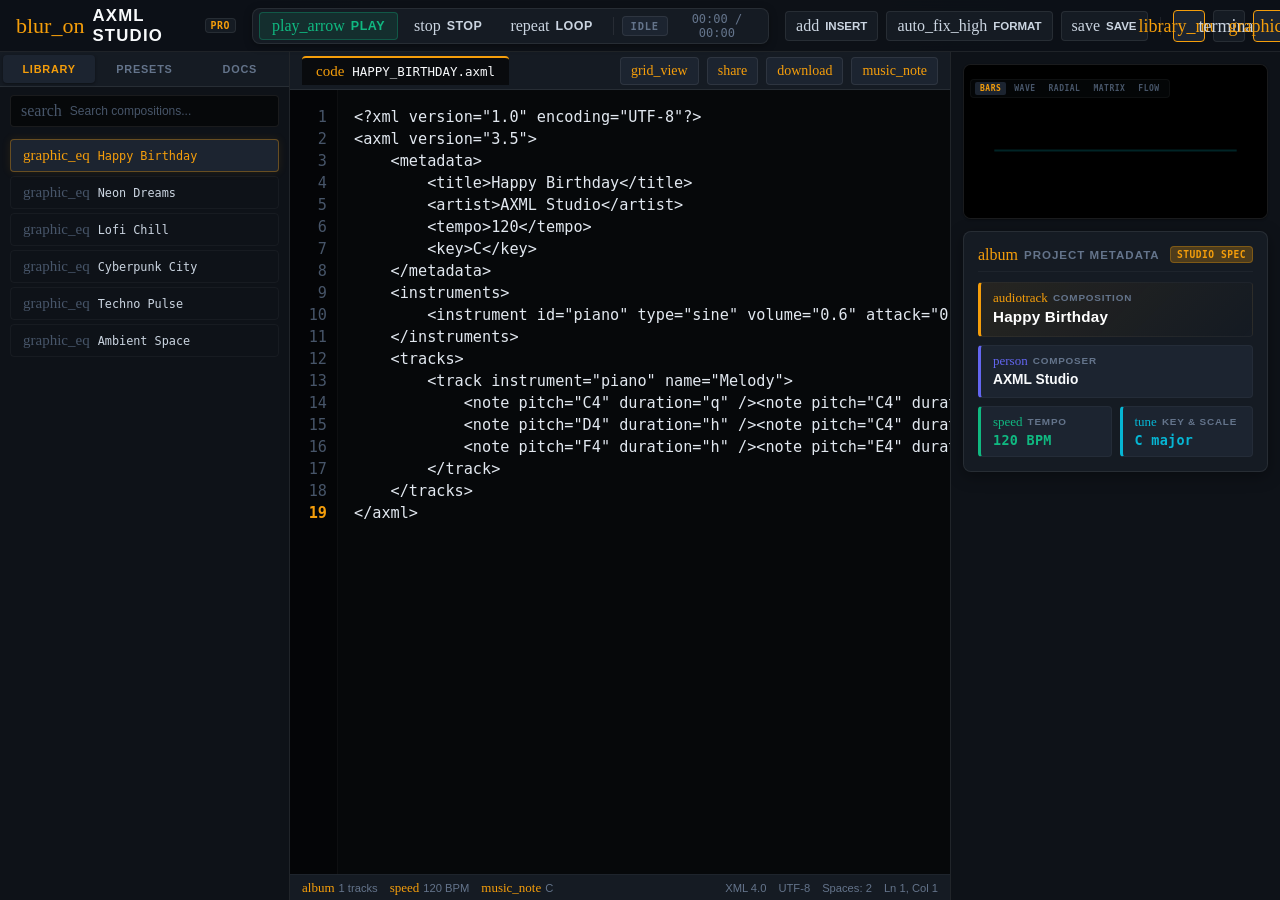
<file: index.html>
<!DOCTYPE html>
<html lang="en">

<head>
    <meta charset="UTF-8">
    <meta name="viewport" content="width=device-width, initial-scale=1.0">
    <meta http-equiv="Content-Security-Policy" content="default-src 'self'; script-src 'self'; style-src 'self' 'unsafe-inline' https://fonts.googleapis.com; font-src 'self' https://fonts.gstatic.com; img-src 'self' data: blob:; connect-src 'self' blob:; media-src 'self' blob:; object-src 'none'; base-uri 'self'; form-action 'self';">
    <meta name="description" content="AXML Studio: Distraction-free, browser-based audio workstation for live coding synthesis and music composition.">
    <title>AXML STUDIO 4.0 PRO</title>
    <link rel="preconnect" href="https://fonts.googleapis.com">
    <link rel="preconnect" href="https://fonts.gstatic.com" crossorigin>
    <link href="https://fonts.googleapis.com/css2?family=Plus+Jakarta+Sans:wght@400;500;600;700&family=Space+Grotesk:wght@600;700;800&family=JetBrains+Mono:wght@400;500;600&display=swap" rel="stylesheet">
    <link href="https://fonts.googleapis.com/icon?family=Material+Icons" rel="stylesheet">
    
  <link rel="icon" href="data:image/svg+xml,%3Csvg xmlns='http://www.w3.org/2000/svg' viewBox='0 0 32 32'%3E%3Crect width='32' height='32' rx='7' fill='%230A0A0B'/%3E%3Cpath d='M8 20v-8M12 24V8M16 18v-4M20 26V6M24 21v-10' stroke='%23FF5C2B' stroke-width='2.5' stroke-linecap='round'/%3E%3C/svg%3E">

    <link rel="stylesheet" href="assets/css/style.css">
    <link rel="stylesheet" href="assets/css/studio-clean.css">
</head>

<body>
    <div class="app-shell">
        <!-- Master DAW Header & Integrated Transport HUD -->
        <header class="studio-header">
            <div class="header-left">
                <a href="en/landing.html" class="logo-brand" title="AXML Studio Pro Home">
                    <i class="material-icons" aria-hidden="true">blur_on</i>
                    <h1>AXML STUDIO <span class="version-tag">PRO</span></h1>
                </a>
            </div>

            <!-- Central DAW Transport Bar -->
            <div class="header-center">
                <div class="transport-cluster" role="toolbar" aria-label="Audio Playback Transport">
                    <button id="btn-play" class="btn-transport-hud btn-play-hud" type="button" title="Compile & Play (Space / Ctrl+Enter)" aria-label="Compile and Play">
                        <i class="material-icons" aria-hidden="true">play_arrow</i>
                        <span>PLAY</span>
                    </button>
                    <button id="btn-stop" class="btn-transport-hud btn-stop-hud" type="button" title="Stop Playback (Space)" aria-label="Stop Playback">
                        <i class="material-icons" aria-hidden="true">stop</i>
                        <span>STOP</span>
                    </button>
                    <button id="btn-loop" class="btn-transport-hud btn-loop-hud" type="button" title="Toggle Looping" aria-label="Loop Playback" aria-pressed="false">
                        <i class="material-icons" aria-hidden="true">repeat</i>
                        <span>LOOP</span>
                    </button>

                    <div class="hud-divider" aria-hidden="true"></div>

                    <div id="status-badge" class="hud-status" role="status" aria-live="polite" title="Engine Status">IDLE</div>
                    <div id="timer" class="hud-timer" aria-label="Playback Time Elapsed and Total">00:00 / 00:00</div>
                </div>
            </div>

            <!-- Header Right: Quick Tools & View Toggles -->
            <div class="header-right">
                <div class="quick-insert-wrapper">
                    <button class="btn-header-tool" id="btn-quick-insert" type="button" title="Quick Insert AXML Syntax" aria-haspopup="menu" aria-expanded="false">
                        <i class="material-icons" aria-hidden="true">add</i> <span>INSERT</span>
                    </button>
                    <div class="quick-dropdown" id="quick-dropdown" role="menu">
                        <button type="button" role="menuitem" data-snippet="track"><i class="material-icons" aria-hidden="true">view_stream</i> Track</button>
                        <button type="button" role="menuitem" data-snippet="note"><i class="material-icons" aria-hidden="true">music_note</i> Note</button>
                        <button type="button" role="menuitem" data-snippet="chord"><i class="material-icons" aria-hidden="true">grid_view</i> Chord</button>
                        <button type="button" role="menuitem" data-snippet="pattern"><i class="material-icons" aria-hidden="true">repeat</i> Pattern</button>
                        <button type="button" role="menuitem" data-snippet="synth"><i class="material-icons" aria-hidden="true">graphic_eq</i> Synth</button>
                        <button type="button" role="menuitem" data-snippet="filter"><i class="material-icons" aria-hidden="true">tune</i> Filter</button>
                    </div>
                </div>

                <button class="btn-header-tool" id="btn-format" type="button" title="Format XML Syntax (Ctrl+Alt+F)" aria-label="Format Code">
                    <i class="material-icons" aria-hidden="true">auto_fix_high</i> <span>FORMAT</span>
                </button>

                <button class="btn-header-tool" id="btn-save" type="button" title="Save to Local Storage (Ctrl+S)" aria-label="Save Project">
                    <i class="material-icons" aria-hidden="true">save</i> <span>SAVE</span>
                </button>

                <div class="hud-divider" aria-hidden="true"></div>

                <!-- Panel View Toggles -->
                <button class="btn-header-icon active" id="btn-toggle-sidebar" type="button" title="Toggle Library & Presets (Ctrl+B)" aria-label="Toggle Sidebar Drawer" aria-pressed="true">
                    <i class="material-icons" aria-hidden="true">library_music</i>
                </button>
                <button class="btn-header-icon" id="btn-toggle-dock" type="button" title="Toggle Console & Mixer Dock (Ctrl+J)" aria-label="Toggle Bottom Dock" aria-pressed="false">
                    <i class="material-icons" aria-hidden="true">terminal</i>
                </button>
                <button class="btn-header-icon active" id="btn-toggle-monitor" type="button" title="Toggle Visualizer & Inspector" aria-label="Toggle Monitor Inspector" aria-pressed="true">
                    <i class="material-icons" aria-hidden="true">graphic_eq</i>
                </button>
                <button class="btn-header-icon" id="btn-theme" type="button" title="Toggle Dark/Light Interface Theme" aria-label="Toggle Theme">
                    <i class="material-icons" aria-hidden="true">settings</i>
                </button>
            </div>
        </header>

        <!-- Main Studio Workspace -->
        <main class="main-workspace">
            <!-- Left Collapsible Sidebar: Library, Presets & Documentation -->
            <aside class="sidebar-panel" id="sidebar-panel" aria-label="Library and Presets Sidebar">
                <div class="tabs-header" role="tablist">
                    <button class="tab-btn active" role="tab" id="tab-btn-projects" data-tab="projects" aria-selected="true" aria-controls="tab-projects">LIBRARY</button>
                    <button class="tab-btn" role="tab" id="tab-btn-presets" data-tab="presets" aria-selected="false" aria-controls="tab-presets">PRESETS</button>
                    <button class="tab-btn" role="tab" id="tab-btn-help" data-tab="help" aria-selected="false" aria-controls="tab-help">DOCS</button>
                </div>

                <div id="tab-projects" class="tab-content active" role="tabpanel" aria-labelledby="tab-btn-projects">
                    <div class="search-bar-wrapper">
                        <i class="material-icons search-icon" aria-hidden="true">search</i>
                        <input type="text" id="project-search" class="search-input" placeholder="Search compositions..." aria-label="Search compositions">
                    </div>
                    <div id="project-list" class="project-list" role="list"></div>
                </div>

                <div id="tab-presets" class="tab-content" role="tabpanel" aria-labelledby="tab-btn-presets">
                    <div class="preset-header-hint" style="padding: 10px 14px; font-size: 0.72rem; color: var(--text-muted);">Click a preset to insert at cursor:</div>
                    <div id="preset-list" class="project-list" role="list"></div>
                </div>

                <div id="tab-help" class="tab-content" role="tabpanel" aria-labelledby="tab-btn-help">
                    <div id="help-content" class="project-list documentation" role="region" aria-label="AXML Syntax Quick Reference"></div>
                </div>
            </aside>

            <!-- Central Hero: Distraction-Free Code Editor -->
            <section class="editor-pane" aria-label="Central Code Workspace">
                <!-- Editor Top Info Bar -->
                <div class="editor-top-bar">
                    <div class="editor-file-tab">
                        <i class="material-icons" aria-hidden="true">code</i>
                        <span id="current-filename">UNTITLED_PROJECT.axml</span>
                    </div>
                    <div class="editor-bar-actions">
                        <button class="btn-mini" id="btn-sequencer" type="button" title="Arpeggio Sequencer Generator" aria-label="Generate Arpeggio Sequence">
                            <i class="material-icons" aria-hidden="true">grid_view</i>
                        </button>
                        <button class="btn-mini" id="btn-share" type="button" title="Share Project URL" aria-label="Copy Shareable URL">
                            <i class="material-icons" aria-hidden="true">share</i>
                        </button>
                        <button class="btn-mini" id="btn-export" type="button" title="Render 32-bit Float WAV Master" aria-label="Render WAV">
                            <i class="material-icons" aria-hidden="true">download</i>
                        </button>
                        <button class="btn-mini" id="btn-midi" type="button" title="Export MIDI File" aria-label="Export MIDI">
                            <i class="material-icons" aria-hidden="true">music_note</i>
                        </button>
                    </div>
                </div>

                <!-- Code Editor with Synchronized Line Numbers -->
                <div class="editor-scroll-container">
                    <div class="editor-gutter" id="editor-gutter" aria-hidden="true">1</div>
                    <textarea id="code-editor" spellcheck="false" placeholder="Write your AXML code here..." autocomplete="off" autocapitalize="off" autocorrect="off" wrap="off" aria-label="AXML code editor"></textarea>
                </div>

                <!-- Editor Status Telemetry Footer -->
                <footer class="editor-status-footer">
                    <div class="footer-stats">
                        <span><i class="material-icons" aria-hidden="true">album</i> <span id="doc-stats">0 tracks</span></span>
                        <span><i class="material-icons" aria-hidden="true">speed</i> <span id="doc-tempo">120 BPM</span></span>
                        <span><i class="material-icons" aria-hidden="true">music_note</i> <span id="doc-key">C</span></span>
                    </div>
                    <div class="footer-cursor">
                        <span id="doc-lang">XML 4.0</span>
                        <span id="doc-encoding">UTF-8</span>
                        <span id="doc-indent">Spaces: 2</span>
                        <span id="cursor-pos">Ln 1, Col 1</span>
                    </div>
                </footer>

                <!-- Collapsible Bottom Dock (Diagnostics & Mixing Console) -->
                <div class="bottom-dock is-collapsed" id="bottom-dock" aria-label="Diagnostics and Mixing Rack">
                    <div class="dock-header">
                        <div class="dock-tabs" role="tablist">
                            <button class="dock-tab-btn active" role="tab" data-dock-tab="diagnostics" aria-selected="true">
                                <i class="material-icons" aria-hidden="true">terminal</i>
                                <span>DIAGNOSTICS</span>
                            </button>
                            <button class="dock-tab-btn" role="tab" data-dock-tab="mixer" aria-selected="false">
                                <i class="material-icons" aria-hidden="true">tune</i>
                                <span>MIXER & DSP</span>
                            </button>
                        </div>
                        <div style="display:flex; align-items:center; gap: 8px;">
                            <div class="console-toolbar" id="console-filter-toolbar">
                                <button class="console-filter-btn active" type="button" data-filter="all" aria-pressed="true">ALL</button>
                                <button class="console-filter-btn" type="button" data-filter="error" aria-pressed="false">ERRORS</button>
                                <button class="console-filter-btn" type="button" data-filter="audio" aria-pressed="false">AUDIO</button>
                                <button class="console-clear-btn" id="btn-clear-log" type="button" title="Clear Console Logs" aria-label="Clear Console Logs">
                                    <i class="material-icons" aria-hidden="true">delete_sweep</i>
                                </button>
                            </div>
                            <button class="btn-mini" id="btn-close-dock" type="button" title="Minimize Dock" aria-label="Minimize Dock">
                                <i class="material-icons" aria-hidden="true">expand_more</i>
                            </button>
                        </div>
                    </div>

                    <div class="dock-body">
                        <!-- Diagnostics Log Panel -->
                        <div class="dock-pane active" id="dock-pane-diagnostics">
                            <div id="log" class="log-panel" role="log" aria-live="polite" style="padding: 10px; height: 100%; overflow-y: auto;"></div>
                        </div>

                        <!-- Mixing Console & DSP Rack -->
                        <div class="dock-pane" id="dock-pane-mixer" style="padding: 8px;">
                            <div style="display: flex; gap: 8px; margin-bottom: 8px; align-items: center;">
                                <span class="rack-title" style="font-size:0.75rem; font-weight:700;">CHANNELS</span>
                                <span class="rack-badge" id="rack-track-count">0 TRACKS</span>
                                <div style="margin-left:auto; display:flex; gap:6px;">
                                    <button class="tool-chip active" id="btn-mode-mixer" type="button">FADERS</button>
                                    <button class="tool-chip" id="btn-mode-fx" type="button">DSP EFFECTS</button>
                                </div>
                            </div>
                            <div class="mixer-grid" id="mixer-grid"></div>
                            <div id="fx-dashboard" class="fx-grid" style="display:none;">
                                <div class="fx-module">
                                    <div class="fx-module-header">MASTER FILTER</div>
                                    <div class="fx-knob-row">
                                        <div class="fx-knob-container">
                                            <label for="fx-cutoff">CUTOFF</label>
                                            <input type="range" min="20" max="20000" value="20000" class="v-slider" id="fx-cutoff" data-param="cutoff" aria-describedby="val-cutoff">
                                            <span class="knob-val" id="val-cutoff" aria-hidden="true">20kHz</span>
                                        </div>
                                        <div class="fx-knob-container">
                                            <label for="fx-reson">RESONANCE</label>
                                            <input type="range" min="0" max="20" value="1" class="v-slider" id="fx-reson" data-param="resonance" aria-describedby="val-reson">
                                            <span class="knob-val" id="val-reson" aria-hidden="true">1.0 Q</span>
                                        </div>
                                    </div>
                                </div>
                                <div class="fx-module">
                                    <div class="fx-module-header">GLOBAL REVERB</div>
                                    <div class="fx-knob-row">
                                        <div class="fx-knob-container">
                                            <label for="fx-reverb">WET MIX</label>
                                            <input type="range" min="0" max="1" step="0.01" value="0" class="v-slider" id="fx-reverb" data-param="reverb" aria-describedby="val-reverb">
                                            <span class="knob-val" id="val-reverb" aria-hidden="true">0%</span>
                                        </div>
                                    </div>
                                </div>
                            </div>
                        </div>
                    </div>
                </div>
            </section>

            <!-- Right Collapsible Monitor Inspector (Visualizer & Track Meta) -->
            <aside class="monitor-panel" id="monitor-panel" aria-label="Audio Visualizer and Metadata Inspector">
                <!-- Visualizer Canvas Card -->
                <div class="card visualizer-box" style="margin: 0;">
                    <canvas id="canvas" role="img" aria-label="Real-time audio spectrum visualization" style="width: 100%; height: 160px; display: block; border-radius: var(--radius-sm); background: #000;"></canvas>
                    <div class="visualizer-tools" role="group" aria-label="Visualizer Display Modes" style="margin-top: 8px;">
                        <button class="viz-btn active" type="button" data-mode="bars" aria-pressed="true" title="Frequency Spectrum">BARS</button>
                        <button class="viz-btn" type="button" data-mode="wave" aria-pressed="false" title="Oscilloscope Waveform">WAVE</button>
                        <button class="viz-btn" type="button" data-mode="circular" aria-pressed="false" title="Radial Spectrum">RADIAL</button>
                        <button class="viz-btn" type="button" data-mode="spectrogram" aria-pressed="false" title="Spectrogram Matrix">MATRIX</button>
                        <button class="viz-btn" type="button" data-mode="flow" aria-pressed="false" title="Phase Flow">FLOW</button>
                    </div>
                </div>

                <!-- Project Metadata Card (Master Studio Plate) -->
                <div class="card info-card">
                    <div class="info-card-header">
                        <div class="info-card-title-group">
                            <i class="material-icons info-icon" aria-hidden="true">album</i>
                            <span class="info-card-title">PROJECT METADATA</span>
                        </div>
                        <span class="info-badge">STUDIO SPEC</span>
                    </div>

                    <div class="meta-display">
                        <!-- Full-width Composition Title Hero -->
                        <div class="meta-item meta-hero">
                            <div class="meta-label-row">
                                <i class="material-icons" aria-hidden="true">audiotrack</i>
                                <label>COMPOSITION</label>
                            </div>
                            <div class="meta-val meta-title-val" id="meta-title">UNTITLED_PROJECT</div>
                        </div>

                        <!-- Full-width Composer Row -->
                        <div class="meta-item meta-artist-box">
                            <div class="meta-label-row">
                                <i class="material-icons" aria-hidden="true">person</i>
                                <label>COMPOSER</label>
                            </div>
                            <div class="meta-val" id="meta-artist">Unknown Artist</div>
                        </div>

                        <!-- 2-Column Duo Row for Tempo and Key/Scale -->
                        <div class="meta-row-duo">
                            <div class="meta-item meta-compact">
                                <div class="meta-label-row">
                                    <i class="material-icons" aria-hidden="true">speed</i>
                                    <label>TEMPO</label>
                                </div>
                                <div class="meta-badge-val" id="meta-tempo">120 BPM</div>
                            </div>

                            <div class="meta-item meta-compact">
                                <div class="meta-label-row">
                                    <i class="material-icons" aria-hidden="true">tune</i>
                                    <label>KEY & SCALE</label>
                                </div>
                                <div class="meta-badge-val key-badge" id="meta-key">C major</div>
                            </div>
                        </div>
                    </div>
                </div>
            </aside>
        </main>
    </div>

    <!-- Core Audio Engine Libraries -->
    <script src="src/axml.js"></script>
    <script src="src/examples.js"></script>

    <!-- Studio Modules -->
    <script src="src/component-loader.js"></script>
    <script src="src/studio-mobile.js"></script>
    <script src="src/studio-ui.js"></script>
    <script src="src/studio-mixer.js"></script>
    <script src="src/studio-visualizer.js"></script>
    <script src="src/studio-presets.js"></script>
    <script src="src/studio-sequencer.js"></script>
    <script src="src/app.js"></script>

    <noscript>
        <div style="position:fixed;inset:0;background:#0a0a0c;color:#e6e9ed;padding:24px;font-family:sans-serif;z-index:9999;">
            AXML Studio requires JavaScript to be enabled.
        </div>
    </noscript>
</body>

</html>
</file>
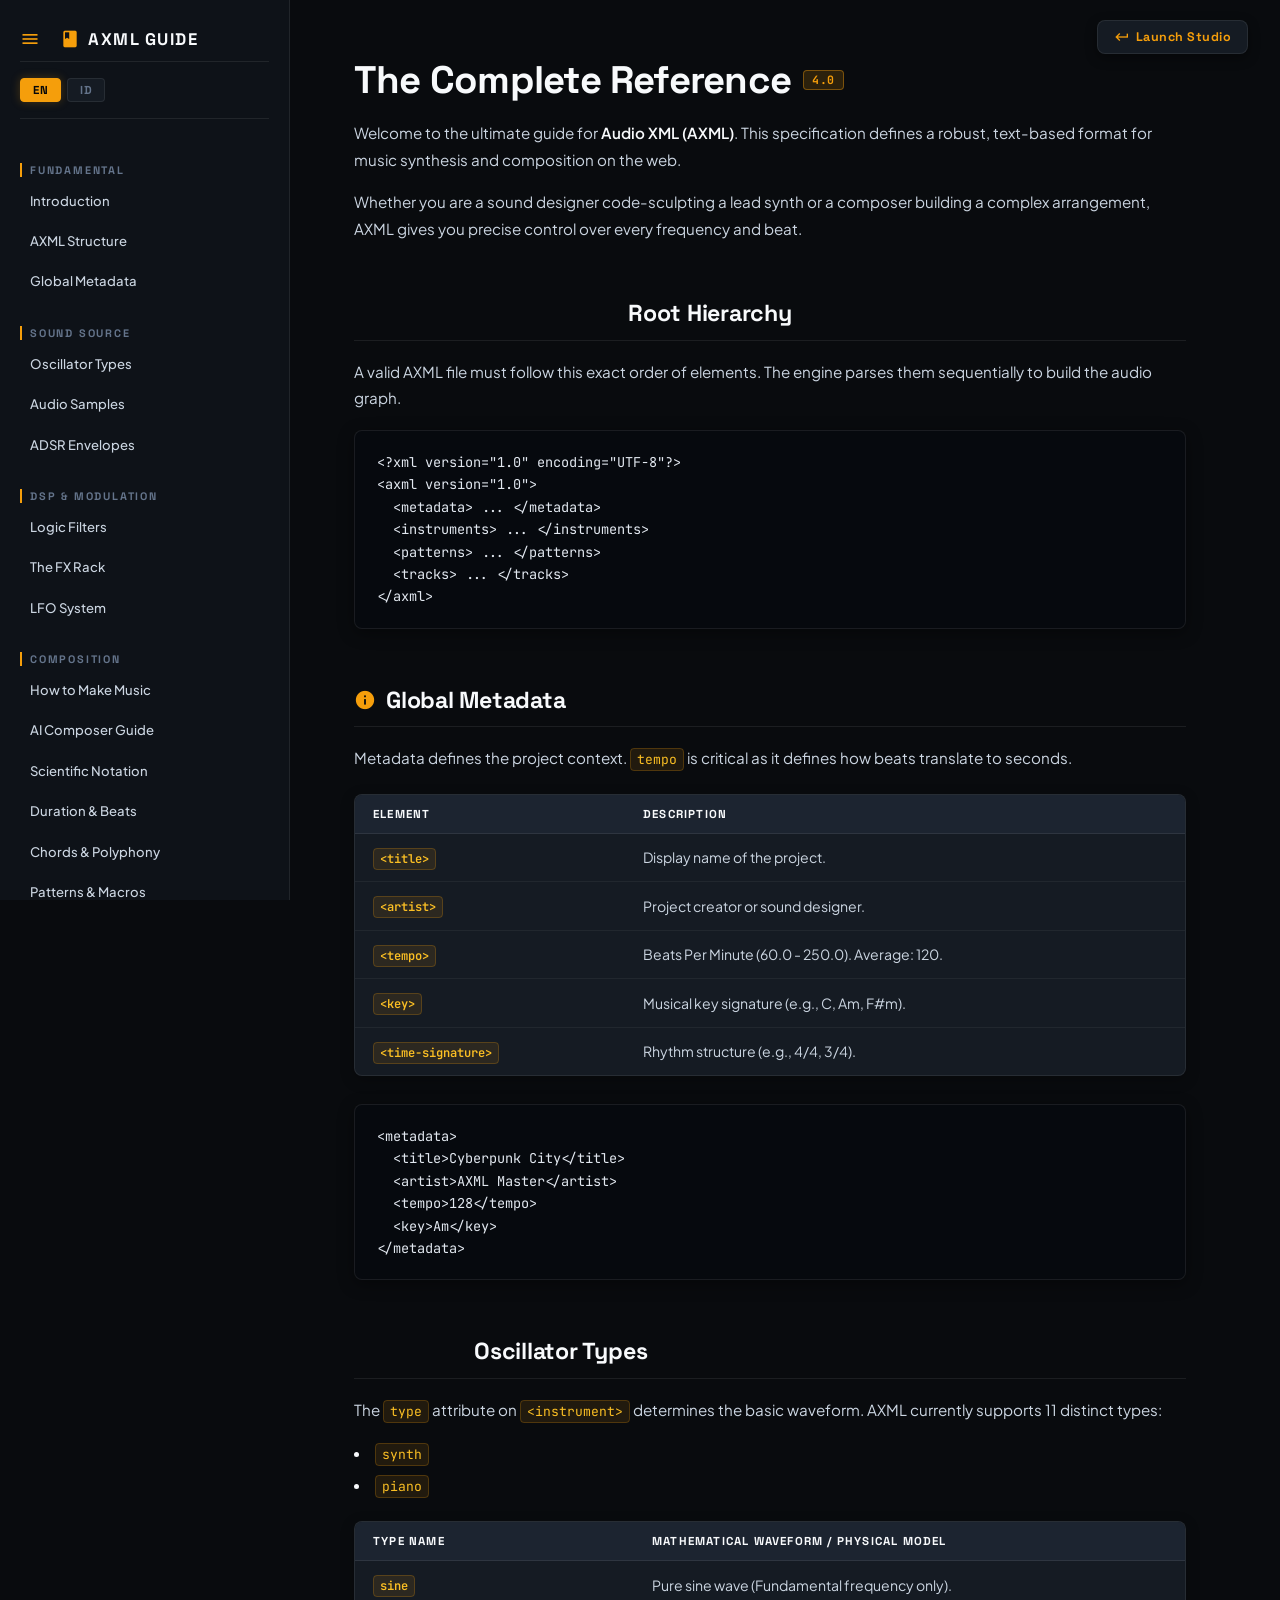
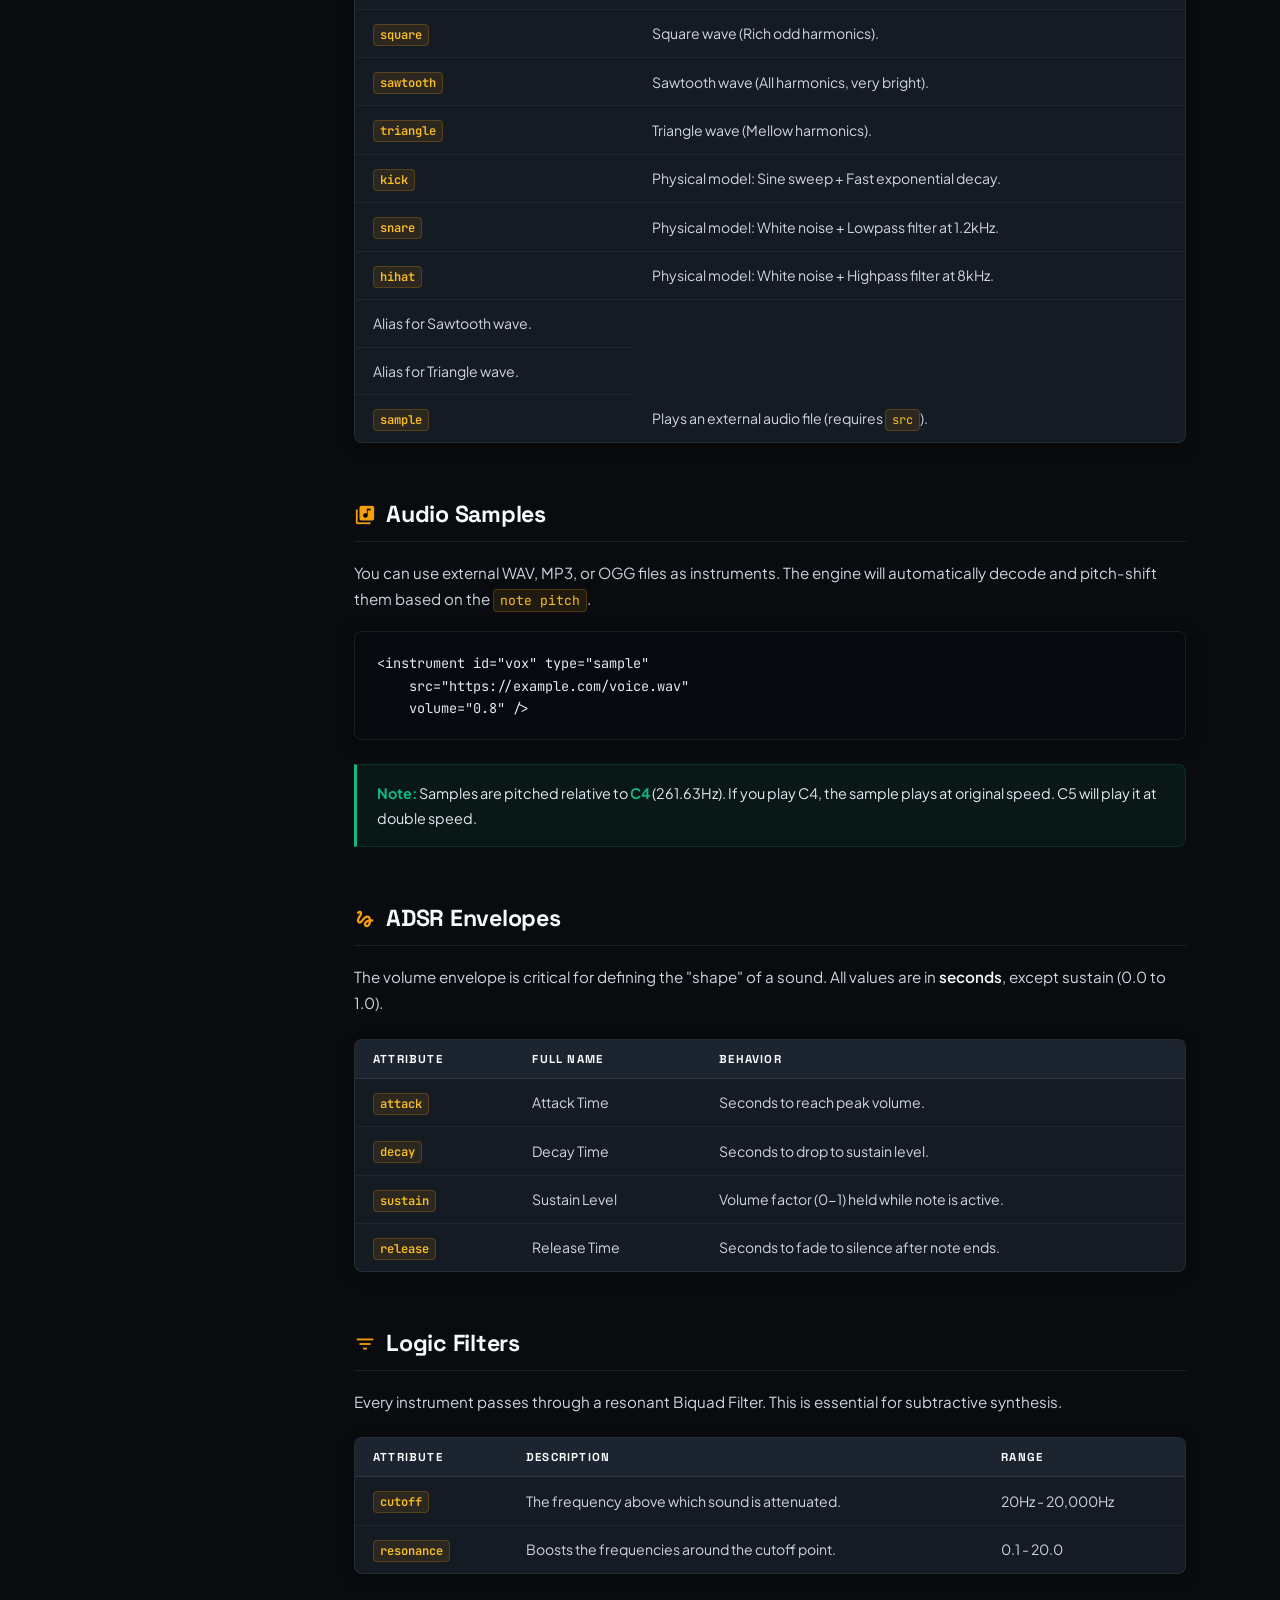
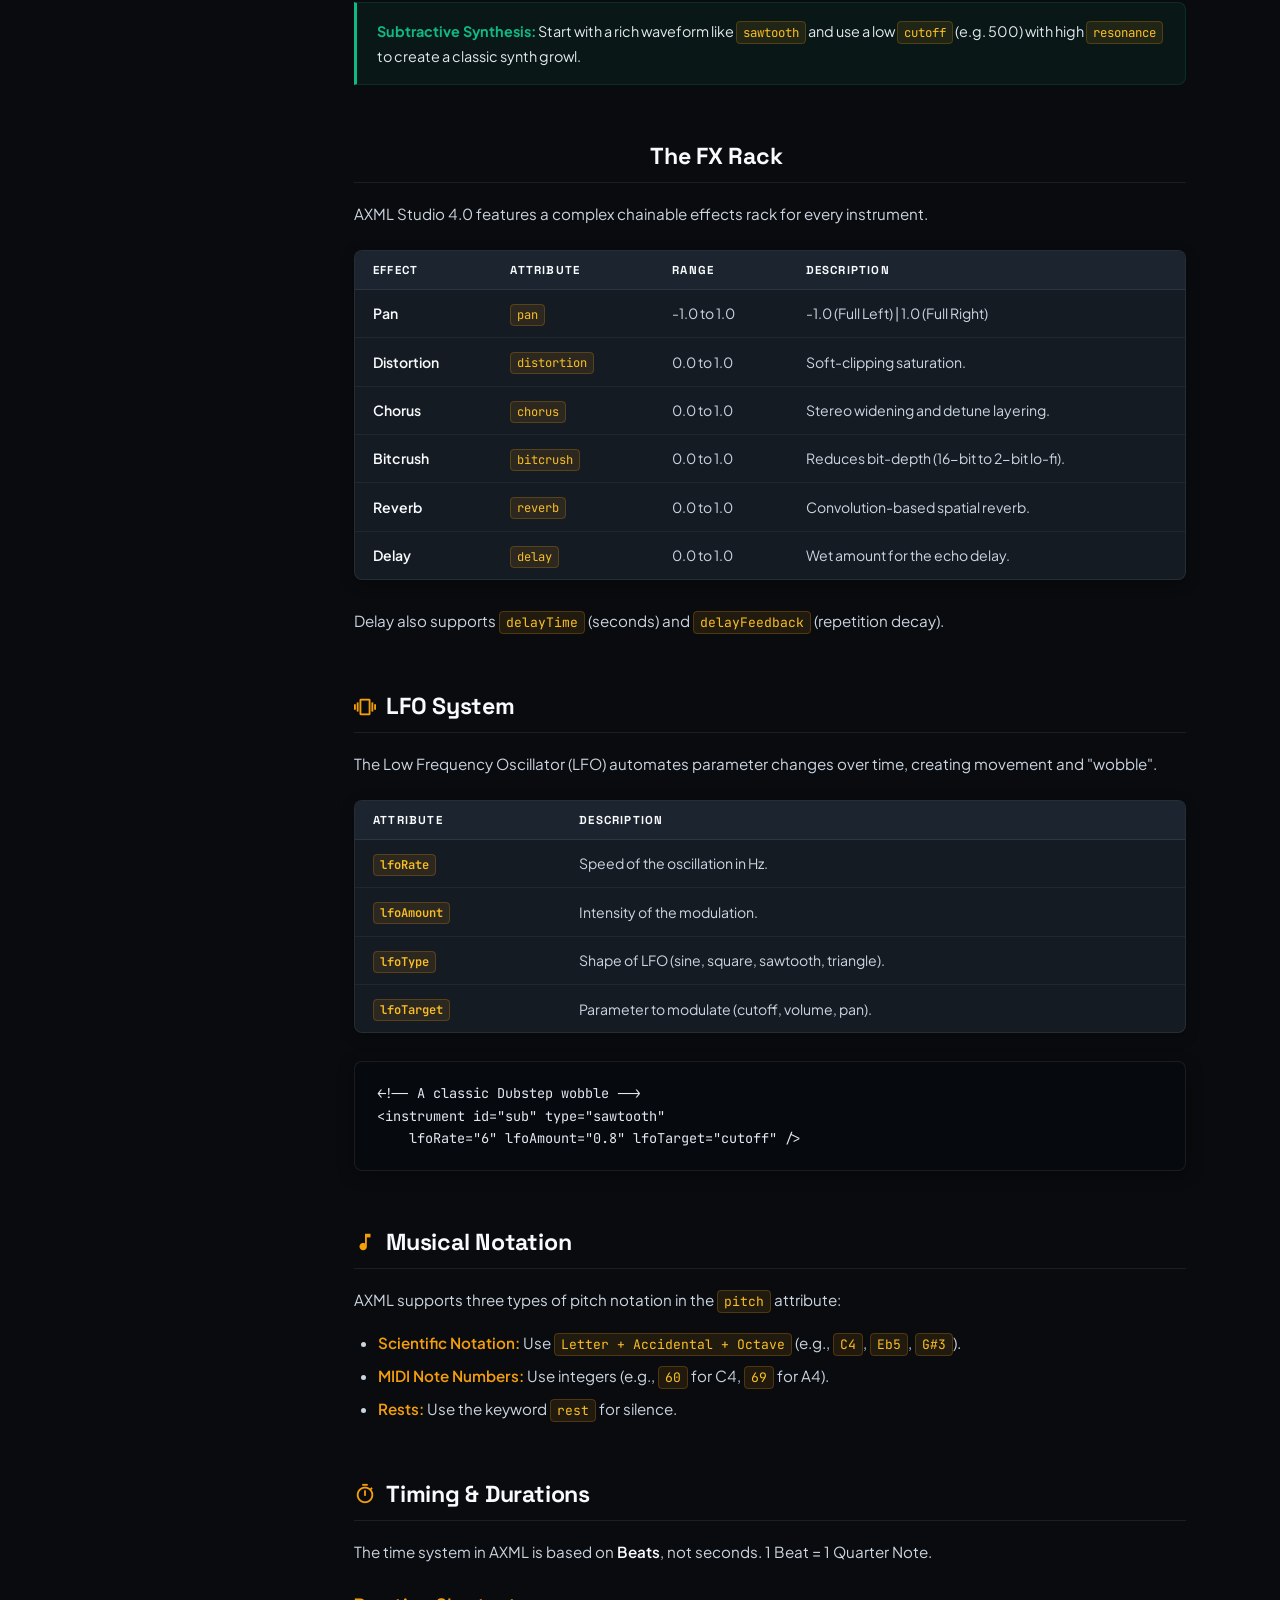
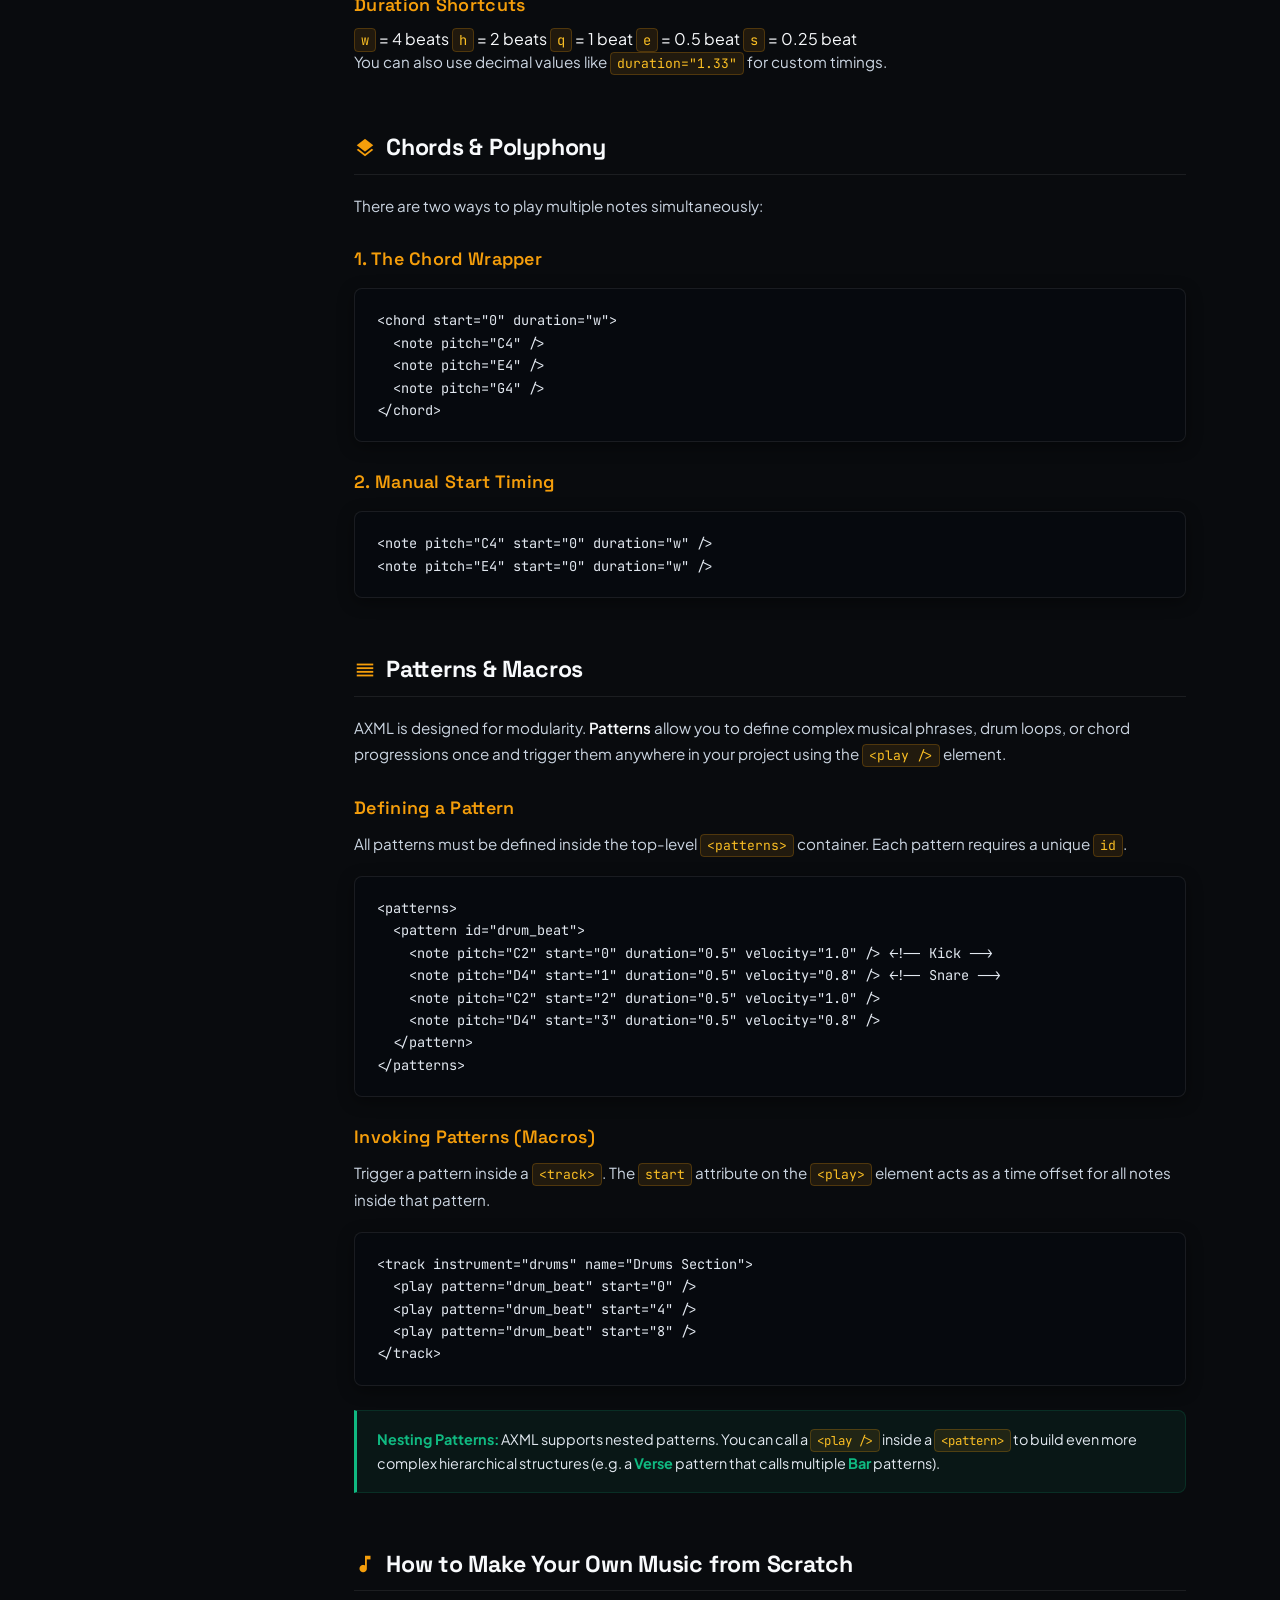
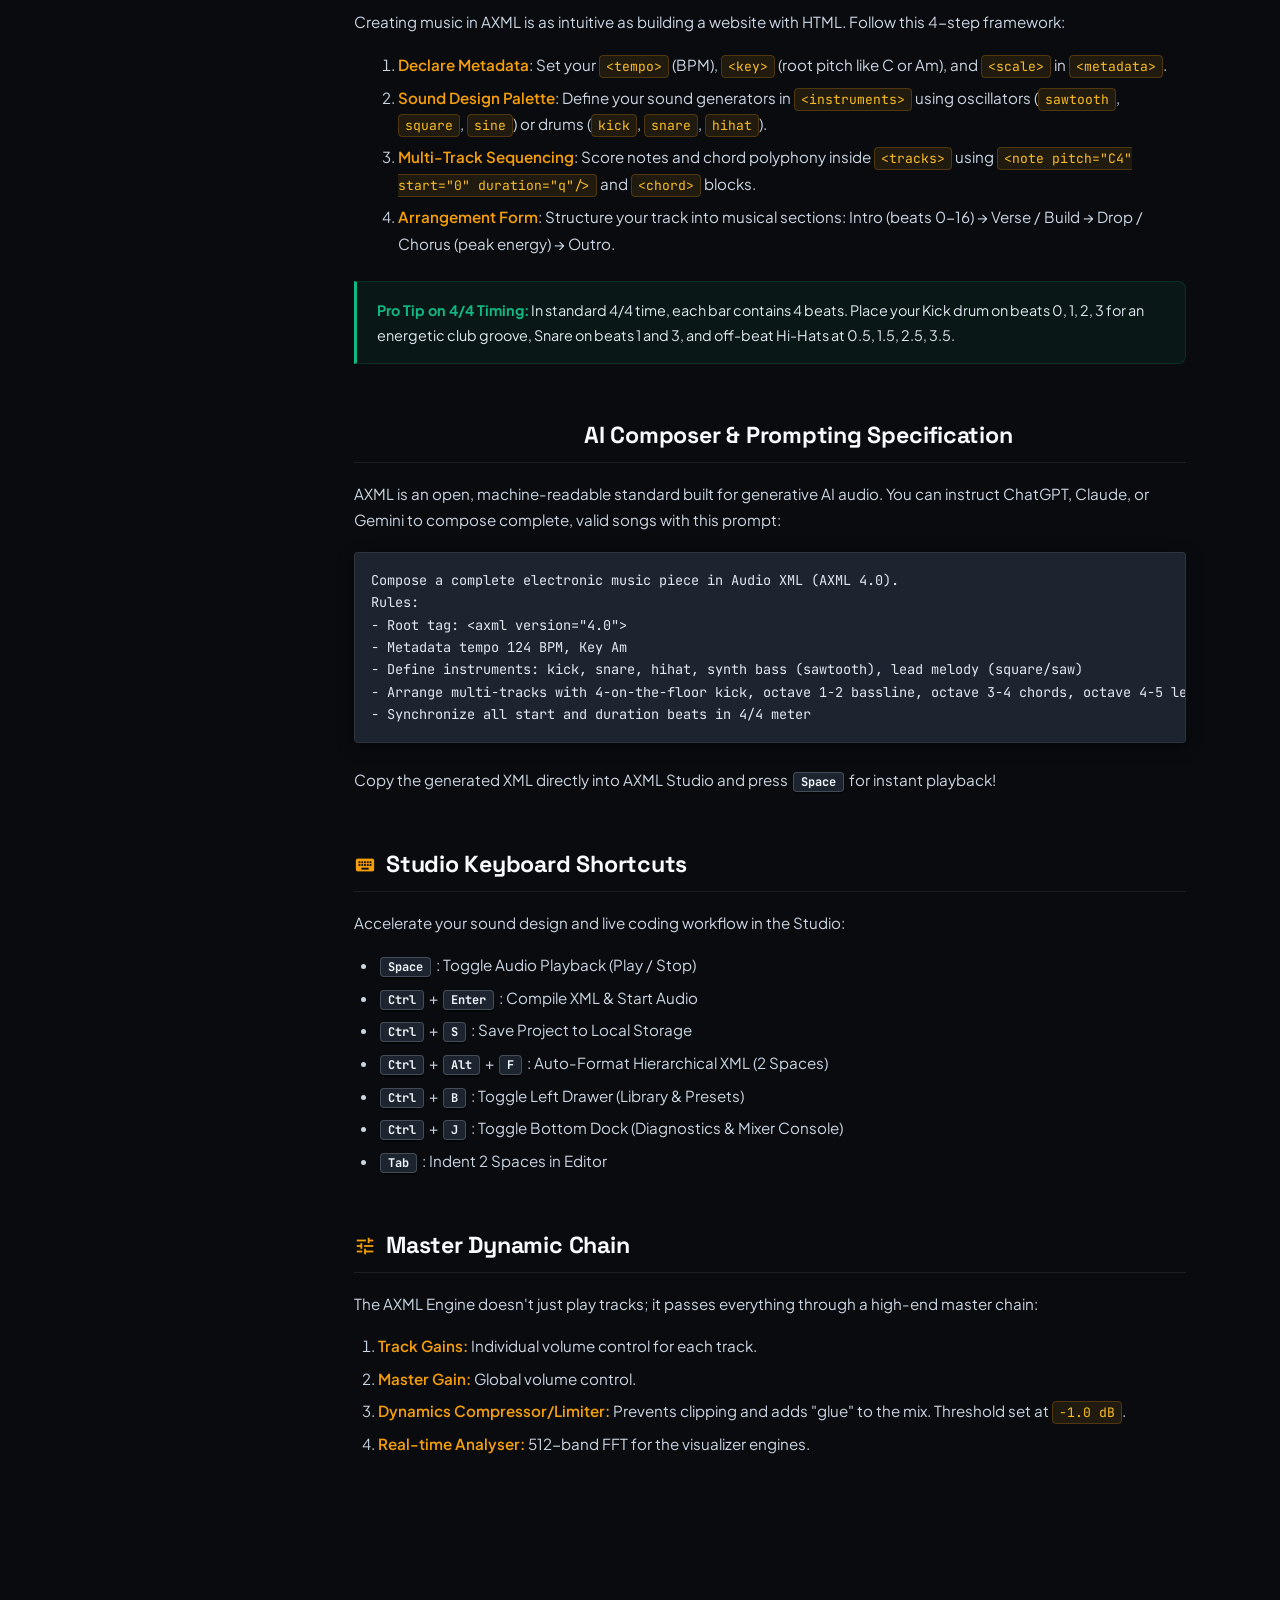
<file: en/docs.html>
<!DOCTYPE html>
<html lang="en">

<head>
    <meta charset="UTF-8">
    <meta name="viewport" content="width=device-width, initial-scale=1.0">
    <title>AXML Documentation</title>
    <link rel="preconnect" href="https://fonts.googleapis.com">
    <link rel="preconnect" href="https://fonts.gstatic.com" crossorigin>
    <link
        href="https://fonts.googleapis.com/css2?family=Plus+Jakarta+Sans:wght@400;500;600;700&family=Space+Grotesk:wght@600;700;800&family=JetBrains+Mono:wght@400;500&display=swap"
        rel="stylesheet">
    <link href="https://fonts.googleapis.com/icon?family=Material+Icons" rel="stylesheet">
    
  <link rel="icon" href="data:image/svg+xml,%3Csvg xmlns='http://www.w3.org/2000/svg' viewBox='0 0 32 32'%3E%3Crect width='32' height='32' rx='7' fill='%230A0A0B'/%3E%3Cpath d='M8 20v-8M12 24V8M16 18v-4M20 26V6M24 21v-10' stroke='%23FF5C2B' stroke-width='2.5' stroke-linecap='round'/%3E%3C/svg%3E">

    <link rel="stylesheet" href="../assets/css/docs.css">
    
</head>

<body>
    <a href="../index.html" class="back-btn"><i class="material-icons">keyboard_return</i> Launch Studio</a>

    <aside class="side-nav">
        <h2><i class="material-icons">menu_book</i> AXML GUIDE</h2>

        <div class="lang-switcher">
            <a href="../en/docs.html" class="lang-btn active">EN</a>
            <a href="../id/docs.html" class="lang-btn">ID</a>
        </div>

        <div class="nav-group" style="margin-top: 20px;">
            <h4>Fundamental</h4>
            <ul>
                <li><a href="#intro">Introduction</a></li>
                <li><a href="#hierarchy">AXML Structure</a></li>
                <li><a href="#metadata">Global Metadata</a></li>
            </ul>
        </div>

        <div class="nav-group">
            <h4>Sound Source</h4>
            <ul>
                <li><a href="#instrument-types">Oscillator Types</a></li>
                <li><a href="#samples">Audio Samples</a></li>
                <li><a href="#adsr">ADSR Envelopes</a></li>
            </ul>
        </div>

        <div class="nav-group">
            <h4>DSP & Modulation</h4>
            <ul>
                <li><a href="#filters">Logic Filters</a></li>
                <li><a href="#effects">The FX Rack</a></li>
                <li><a href="#lfo">LFO System</a></li>
            </ul>
        </div>

        <div class="nav-group">
            <h4>Composition</h4>
            <ul>
                <li><a href="#make-music">How to Make Music</a></li>
                <li><a href="#ai-guide">AI Composer Guide</a></li>
                <li><a href="#notation">Scientific Notation</a></li>
                <li><a href="#tempo">Duration & Beats</a></li>
                <li><a href="#chords">Chords & Polyphony</a></li>
                <li><a href="#patterns">Patterns & Macros</a></li>
            </ul>
        </div>

        <div class="nav-group">
            <h4>Workflow</h4>
            <ul>
                <li><a href="#shortcuts">Keyboard Shortcuts</a></li>
                <li><a href="#mastering">Master Chain</a></li>
            </ul>
        </div>
    </aside>

    <main>
        <section id="intro" class="doc-section">
            <h1>The Complete Reference <span class="version-badge">4.0</span></h1>
            <p>Welcome to the ultimate guide for <strong>Audio XML (AXML)</strong>. This specification defines a robust,
                text-based format for music synthesis and composition on the web.</p>
            <p>Whether you are a sound designer code-sculpting a lead synth or a composer building a complex
                arrangement, AXML gives you precise control over every frequency and beat.</p>
        </section>

        <section id="hierarchy" class="doc-section">
            <h2><i class="material-icons">account_tree</i> Root Hierarchy</h2>
            <p>A valid AXML file must follow this exact order of elements. The engine parses them sequentially to build
                the audio graph.</p>
            <pre><code>&lt;?xml version="1.0" encoding="UTF-8"?&gt;
&lt;axml version="1.0"&gt;
  &lt;metadata&gt; ... &lt;/metadata&gt;
  &lt;instruments&gt; ... &lt;/instruments&gt;
  &lt;patterns&gt; ... &lt;/patterns&gt;
  &lt;tracks&gt; ... &lt;/tracks&gt;
&lt;/axml&gt;
</code></pre>
        </section>

        <section id="metadata" class="doc-section">
            <h2><i class="material-icons">info</i> Global Metadata</h2>
            <p>Metadata defines the project context. <code>tempo</code> is critical as it defines how beats translate to
                seconds.</p>
            <table class="attr-table">
                <thead>
                    <tr>
                        <th>Element</th>
                        <th>Description</th>
                    </tr>
                </thead>
                <tbody>
                    <tr>
                        <td><code>&lt;title&gt;</code></td>
                        <td>Display name of the project.</td>
                    </tr>
                    <tr>
                        <td><code>&lt;artist&gt;</code></td>
                        <td>Project creator or sound designer.</td>
                    </tr>
                    <tr>
                        <td><code>&lt;tempo&gt;</code></td>
                        <td>Beats Per Minute (60.0 - 250.0). Average: 120.</td>
                    </tr>
                    <tr>
                        <td><code>&lt;key&gt;</code></td>
                        <td>Musical key signature (e.g., C, Am, F#m).</td>
                    </tr>
                    <tr>
                        <td><code>&lt;time-signature&gt;</code></td>
                        <td>Rhythm structure (e.g., 4/4, 3/4).</td>
                    </tr>
                </tbody>
            </table>
            <pre><code>&lt;metadata&gt;
  &lt;title&gt;Cyberpunk City&lt;/title&gt;
  &lt;artist&gt;AXML Master&lt;/artist&gt;
  &lt;tempo&gt;128&lt;/tempo&gt;
  &lt;key&gt;Am&lt;/key&gt;
&lt;/metadata&gt;</code></pre>
        </section>

        <section id="instrument-types" class="doc-section">
            <h2><i class="material-icons">waves</i> Oscillator Types</h2>
            <p>The <code>type</code> attribute on <code>&lt;instrument&gt;</code> determines the basic waveform. AXML
                currently supports 11 distinct types:</p>
            <table class="attr-table">
                <thead>
                    <tr>
                        <th>Type Name</th>
                        <th>Mathematical Waveform / Physical Model</th>
                    </tr>
                </thead>
                <tbody>
                    <tr>
                        <td><code>sine</code></td>
                        <td>Pure sine wave (Fundamental frequency only).</td>
                    </tr>
                    <tr>
                        <td><code>square</code></td>
                        <td>Square wave (Rich odd harmonics).</td>
                    </tr>
                    <tr>
                        <td><code>sawtooth</code></td>
                        <td>Sawtooth wave (All harmonics, very bright).</td>
                    </tr>
                    <tr>
                        <td><code>triangle</code></td>
                        <td>Triangle wave (Mellow harmonics).</td>
                    </tr>
                    <tr>
                        <td><code>kick</code></td>
                        <td>Physical model: Sine sweep + Fast exponential decay.</td>
                    </tr>
                    <tr>
                        <td><code>snare</code></td>
                        <td>Physical model: White noise + Lowpass filter at 1.2kHz.</td>
                    </tr>
                    <tr>
                        <td><code>hihat</code></td>
                        <td>Physical model: White noise + Highpass filter at 8kHz.</td>
                    </tr>
                    <li><code>synth</code></td>
                        <td>Alias for Sawtooth wave.</td>
                        </tr>
                    <li><code>piano</code></td>
                        <td>Alias for Triangle wave.</td>
                        </tr>
                        <tr>
                            <td><code>sample</code></td>
                            <td>Plays an external audio file (requires <code>src</code>).</td>
                        </tr>
                </tbody>
            </table>
        </section>

        <section id="samples" class="doc-section">
            <h2><i class="material-icons">library_music</i> Audio Samples</h2>
            <p>You can use external WAV, MP3, or OGG files as instruments. The engine will automatically decode and
                pitch-shift them based on the <code>note pitch</code>.</p>
            <pre><code>&lt;instrument id="vox" type="sample" 
    src="https://example.com/voice.wav" 
    volume="0.8" /&gt;</code></pre>
            <div class="tip-box">
                <strong>Note:</strong> Samples are pitched relative to <strong>C4</strong> (261.63Hz). If you play C4,
                the sample plays at original speed. C5 will play it at double speed.
            </div>
        </section>

        <section id="adsr" class="doc-section">
            <h2><i class="material-icons">gesture</i> ADSR Envelopes</h2>
            <p>The volume envelope is critical for defining the "shape" of a sound. All values are in
                <strong>seconds</strong>, except sustain (0.0 to 1.0).
            </p>
            <table class="attr-table">
                <thead>
                    <tr>
                        <th>Attribute</th>
                        <th>Full Name</th>
                        <th>Behavior</th>
                    </tr>
                </thead>
                <tbody>
                    <tr>
                        <td><code>attack</code></td>
                        <td>Attack Time</td>
                        <td>Seconds to reach peak volume.</td>
                    </tr>
                    <tr>
                        <td><code>decay</code></td>
                        <td>Decay Time</td>
                        <td>Seconds to drop to sustain level.</td>
                    </tr>
                    <tr>
                        <td><code>sustain</code></td>
                        <td>Sustain Level</td>
                        <td>Volume factor (0-1) held while note is active.</td>
                    </tr>
                    <tr>
                        <td><code>release</code></td>
                        <td>Release Time</td>
                        <td>Seconds to fade to silence after note ends.</td>
                    </tr>
                </tbody>
            </table>
        </section>

        <section id="filters" class="doc-section">
            <h2><i class="material-icons">filter_list</i> Logic Filters</h2>
            <p>Every instrument passes through a resonant Biquad Filter. This is essential for subtractive synthesis.
            </p>
            <table class="attr-table">
                <thead>
                    <tr>
                        <th>Attribute</th>
                        <th>Description</th>
                        <th>Range</th>
                    </tr>
                </thead>
                <tbody>
                    <tr>
                        <td><code>cutoff</code></td>
                        <td>The frequency above which sound is attenuated.</td>
                        <td>20Hz - 20,000Hz</td>
                    </tr>
                    <tr>
                        <td><code>resonance</code></td>
                        <td>Boosts the frequencies around the cutoff point.</td>
                        <td>0.1 - 20.0</td>
                    </tr>
                </tbody>
            </table>
            <div class="tip-box">
                <strong>Subtractive Synthesis:</strong> Start with a rich waveform like <code>sawtooth</code> and use a
                low <code>cutoff</code> (e.g. 500) with high <code>resonance</code> to create a classic synth growl.
            </div>
        </section>

        <section id="effects" class="doc-section">
            <h2><i class="material-icons">auto_fix_high</i> The FX Rack</h2>
            <p>AXML Studio 4.0 features a complex chainable effects rack for every instrument.</p>
            <table class="attr-table">
                <thead>
                    <tr>
                        <th>Effect</th>
                        <th>Attribute</th>
                        <th>Range</th>
                        <th>Description</th>
                    </tr>
                </thead>
                <tbody>
                    <tr>
                        <td><strong>Pan</strong></td>
                        <td><code>pan</code></td>
                        <td>-1.0 to 1.0</td>
                        <td>-1.0 (Full Left) | 1.0 (Full Right)</td>
                    </tr>
                    <tr>
                        <td><strong>Distortion</strong></td>
                        <td><code>distortion</code></td>
                        <td>0.0 to 1.0</td>
                        <td>Soft-clipping saturation.</td>
                    </tr>
                    <tr>
                        <td><strong>Chorus</strong></td>
                        <td><code>chorus</code></td>
                        <td>0.0 to 1.0</td>
                        <td>Stereo widening and detune layering.</td>
                    </tr>
                    <tr>
                        <td><strong>Bitcrush</strong></td>
                        <td><code>bitcrush</code></td>
                        <td>0.0 to 1.0</td>
                        <td>Reduces bit-depth (16-bit to 2-bit lo-fi).</td>
                    </tr>
                    <tr>
                        <td><strong>Reverb</strong></td>
                        <td><code>reverb</code></td>
                        <td>0.0 to 1.0</td>
                        <td>Convolution-based spatial reverb.</td>
                    </tr>
                    <tr>
                        <td><strong>Delay</strong></td>
                        <td><code>delay</code></td>
                        <td>0.0 to 1.0</td>
                        <td>Wet amount for the echo delay.</td>
                    </tr>
                </tbody>
            </table>
            <p>Delay also supports <code>delayTime</code> (seconds) and <code>delayFeedback</code> (repetition decay).
            </p>
        </section>

        <section id="lfo" class="doc-section">
            <h2><i class="material-icons">vibration</i> LFO System</h2>
            <p>The Low Frequency Oscillator (LFO) automates parameter changes over time, creating movement and "wobble".
            </p>
            <table class="attr-table">
                <thead>
                    <tr>
                        <th>Attribute</th>
                        <th>Description</th>
                    </tr>
                </thead>
                <tbody>
                    <tr>
                        <td><code>lfoRate</code></td>
                        <td>Speed of the oscillation in Hz.</td>
                    </tr>
                    <tr>
                        <td><code>lfoAmount</code></td>
                        <td>Intensity of the modulation.</td>
                    </tr>
                    <tr>
                        <td><code>lfoType</code></td>
                        <td>Shape of LFO (sine, square, sawtooth, triangle).</td>
                    </tr>
                    <tr>
                        <td><code>lfoTarget</code></td>
                        <td>Parameter to modulate (cutoff, volume, pan).</td>
                    </tr>
                </tbody>
            </table>
            <pre><code>&lt;!-- A classic Dubstep wobble --&gt;
&lt;instrument id="sub" type="sawtooth" 
    lfoRate="6" lfoAmount="0.8" lfoTarget="cutoff" /&gt;</code></pre>
        </section>

        <section id="notation" class="doc-section">
            <h2><i class="material-icons">music_note</i> Musical Notation</h2>
            <p>AXML supports three types of pitch notation in the <code>pitch</code> attribute:</p>
            <ul>
                <li><strong>Scientific Notation:</strong> Use <code>Letter + Accidental + Octave</code> (e.g.,
                    <code>C4</code>, <code>Eb5</code>, <code>G#3</code>).
                </li>
                <li><strong>MIDI Note Numbers:</strong> Use integers (e.g., <code>60</code> for C4, <code>69</code> for
                    A4).</li>
                <li><strong>Rests:</strong> Use the keyword <code>rest</code> for silence.</li>
            </ul>
        </section>

        <section id="tempo" class="doc-section">
            <h2><i class="material-icons">timer</i> Timing & Durations</h2>
            <p>The time system in AXML is based on <strong>Beats</strong>, not seconds. 1 Beat = 1 Quarter Note.</p>
            <h3>Duration Shortcuts</h3>
            <div class="tag-list">
                <span class="tag-pill"><code>w</code> = 4 beats</span>
                <span class="tag-pill"><code>h</code> = 2 beats</span>
                <span class="tag-pill"><code>q</code> = 1 beat</span>
                <span class="tag-pill"><code>e</code> = 0.5 beat</span>
                <span class="tag-pill"><code>s</code> = 0.25 beat</span>
            </div>
            <p>You can also use decimal values like <code>duration="1.33"</code> for custom timings.</p>
        </section>

        <section id="chords" class="doc-section">
            <h2><i class="material-icons">layers</i> Chords & Polyphony</h2>
            <p>There are two ways to play multiple notes simultaneously:</p>
            <h3>1. The Chord Wrapper</h3>
            <pre><code>&lt;chord start="0" duration="w"&gt;
  &lt;note pitch="C4" /&gt;
  &lt;note pitch="E4" /&gt;
  &lt;note pitch="G4" /&gt;
&lt;/chord&gt;</code></pre>

            <h3>2. Manual Start Timing</h3>
            <pre><code>&lt;note pitch="C4" start="0" duration="w" /&gt;
&lt;note pitch="E4" start="0" duration="w" /&gt;</code></pre>
        </section>

        <section id="patterns" class="doc-section">
            <h2><i class="material-icons">reorder</i> Patterns & Macros</h2>
            <p>AXML is designed for modularity. <strong>Patterns</strong> allow you to define complex musical phrases,
                drum loops, or chord progressions once and trigger them anywhere in your project using the
                <code>&lt;play /&gt;</code> element.
            </p>

            <h3>Defining a Pattern</h3>
            <p>All patterns must be defined inside the top-level <code>&lt;patterns&gt;</code> container. Each pattern
                requires a unique <code>id</code>.</p>
            <pre><code>&lt;patterns&gt;
  &lt;pattern id="drum_beat"&gt;
    &lt;note pitch="C2" start="0" duration="0.5" velocity="1.0" /&gt; &lt;!-- Kick --&gt;
    &lt;note pitch="D4" start="1" duration="0.5" velocity="0.8" /&gt; &lt;!-- Snare --&gt;
    &lt;note pitch="C2" start="2" duration="0.5" velocity="1.0" /&gt;
    &lt;note pitch="D4" start="3" duration="0.5" velocity="0.8" /&gt;
  &lt;/pattern&gt;
&lt;/patterns&gt;</code></pre>

            <h3>Invoking Patterns (Macros)</h3>
            <p>Trigger a pattern inside a <code>&lt;track&gt;</code>. The <code>start</code> attribute on the
                <code>&lt;play&gt;</code> element acts as a time offset for all notes inside that pattern.
            </p>
            <pre><code>&lt;track instrument="drums" name="Drums Section"&gt;
  &lt;play pattern="drum_beat" start="0" /&gt;
  &lt;play pattern="drum_beat" start="4" /&gt;
  &lt;play pattern="drum_beat" start="8" /&gt;
&lt;/track&gt;</code></pre>

            <div class="tip-box">
                <strong>Nesting Patterns:</strong> AXML supports nested patterns. You can call a
                <code>&lt;play /&gt;</code> inside a <code>&lt;pattern&gt;</code> to build even more complex
                hierarchical structures (e.g. a <strong>Verse</strong> pattern that calls multiple <strong>Bar</strong>
                patterns).
            </div>
        </section>

        <section id="make-music" class="doc-section">
            <h2><i class="material-icons">music_note</i> How to Make Your Own Music from Scratch</h2>
            <p>Creating music in AXML is as intuitive as building a website with HTML. Follow this 4-step framework:</p>
            <ol style="margin-left: 20px; line-height: 1.8; color: var(--text-secondary);">
                <li><strong>Declare Metadata</strong>: Set your <code>&lt;tempo&gt;</code> (BPM), <code>&lt;key&gt;</code> (root pitch like C or Am), and <code>&lt;scale&gt;</code> in <code>&lt;metadata&gt;</code>.</li>
                <li><strong>Sound Design Palette</strong>: Define your sound generators in <code>&lt;instruments&gt;</code> using oscillators (<code>sawtooth</code>, <code>square</code>, <code>sine</code>) or drums (<code>kick</code>, <code>snare</code>, <code>hihat</code>).</li>
                <li><strong>Multi-Track Sequencing</strong>: Score notes and chord polyphony inside <code>&lt;tracks&gt;</code> using <code>&lt;note pitch="C4" start="0" duration="q"/&gt;</code> and <code>&lt;chord&gt;</code> blocks.</li>
                <li><strong>Arrangement Form</strong>: Structure your track into musical sections: Intro (beats 0-16) &rarr; Verse / Build &rarr; Drop / Chorus (peak energy) &rarr; Outro.</li>
            </ol>
            <div class="tip-box">
                <strong>Pro Tip on 4/4 Timing:</strong> In standard 4/4 time, each bar contains 4 beats. Place your Kick drum on beats 0, 1, 2, 3 for an energetic club groove, Snare on beats 1 and 3, and off-beat Hi-Hats at 0.5, 1.5, 2.5, 3.5.
            </div>
        </section>

        <section id="ai-guide" class="doc-section">
            <h2><i class="material-icons">psychology</i> AI Composer & Prompting Specification</h2>
            <p>AXML is an open, machine-readable standard built for generative AI audio. You can instruct ChatGPT, Claude, or Gemini to compose complete, valid songs with this prompt:</p>
            <pre style="background: var(--bg-surface-3); padding: 16px; border-radius: var(--radius-sm); font-family: var(--font-code); font-size: 0.8rem; overflow-x: auto; color: #34d399; border: 1px solid var(--glass-border);"><code>Compose a complete electronic music piece in Audio XML (AXML 4.0).
Rules:
- Root tag: &lt;axml version="4.0"&gt;
- Metadata tempo 124 BPM, Key Am
- Define instruments: kick, snare, hihat, synth bass (sawtooth), lead melody (square/saw)
- Arrange multi-tracks with 4-on-the-floor kick, octave 1-2 bassline, octave 3-4 chords, octave 4-5 lead
- Synchronize all start and duration beats in 4/4 meter</code></pre>
            <p>Copy the generated XML directly into AXML Studio and press <kbd class="kbd">Space</kbd> for instant playback!</p>
        </section>

        <section id="shortcuts" class="doc-section">
            <h2><i class="material-icons">keyboard</i> Studio Keyboard Shortcuts</h2>
            <p>Accelerate your sound design and live coding workflow in the Studio:</p>
            <ul>
                <li><kbd class="kbd">Space</kbd> : Toggle Audio Playback (Play / Stop)</li>
                <li><kbd class="kbd">Ctrl</kbd> + <kbd class="kbd">Enter</kbd> : Compile XML & Start Audio</li>
                <li><kbd class="kbd">Ctrl</kbd> + <kbd class="kbd">S</kbd> : Save Project to Local Storage</li>
                <li><kbd class="kbd">Ctrl</kbd> + <kbd class="kbd">Alt</kbd> + <kbd class="kbd">F</kbd> : Auto-Format Hierarchical XML (2 Spaces)</li>
                <li><kbd class="kbd">Ctrl</kbd> + <kbd class="kbd">B</kbd> : Toggle Left Drawer (Library & Presets)</li>
                <li><kbd class="kbd">Ctrl</kbd> + <kbd class="kbd">J</kbd> : Toggle Bottom Dock (Diagnostics & Mixer Console)</li>
                <li><kbd class="kbd">Tab</kbd> : Indent 2 Spaces in Editor</li>
            </ul>
        </section>

        <section id="mastering" class="doc-section">
            <h2><i class="material-icons">tune</i> Master Dynamic Chain</h2>
            <p>The AXML Engine doesn't just play tracks; it passes everything through a high-end master chain:</p>
            <ol>
                <li><strong>Track Gains:</strong> Individual volume control for each track.</li>
                <li><strong>Master Gain:</strong> Global volume control.</li>
                <li><strong>Dynamics Compressor/Limiter:</strong> Prevents clipping and adds "glue" to the mix.
                    Threshold set at <code>-1.0 dB</code>.</li>
                <li><strong>Real-time Analyser:</strong> 512-band FFT for the visualizer engines.</li>
            </ol>
        </section>
    </main>
</body>

</html>
</file>
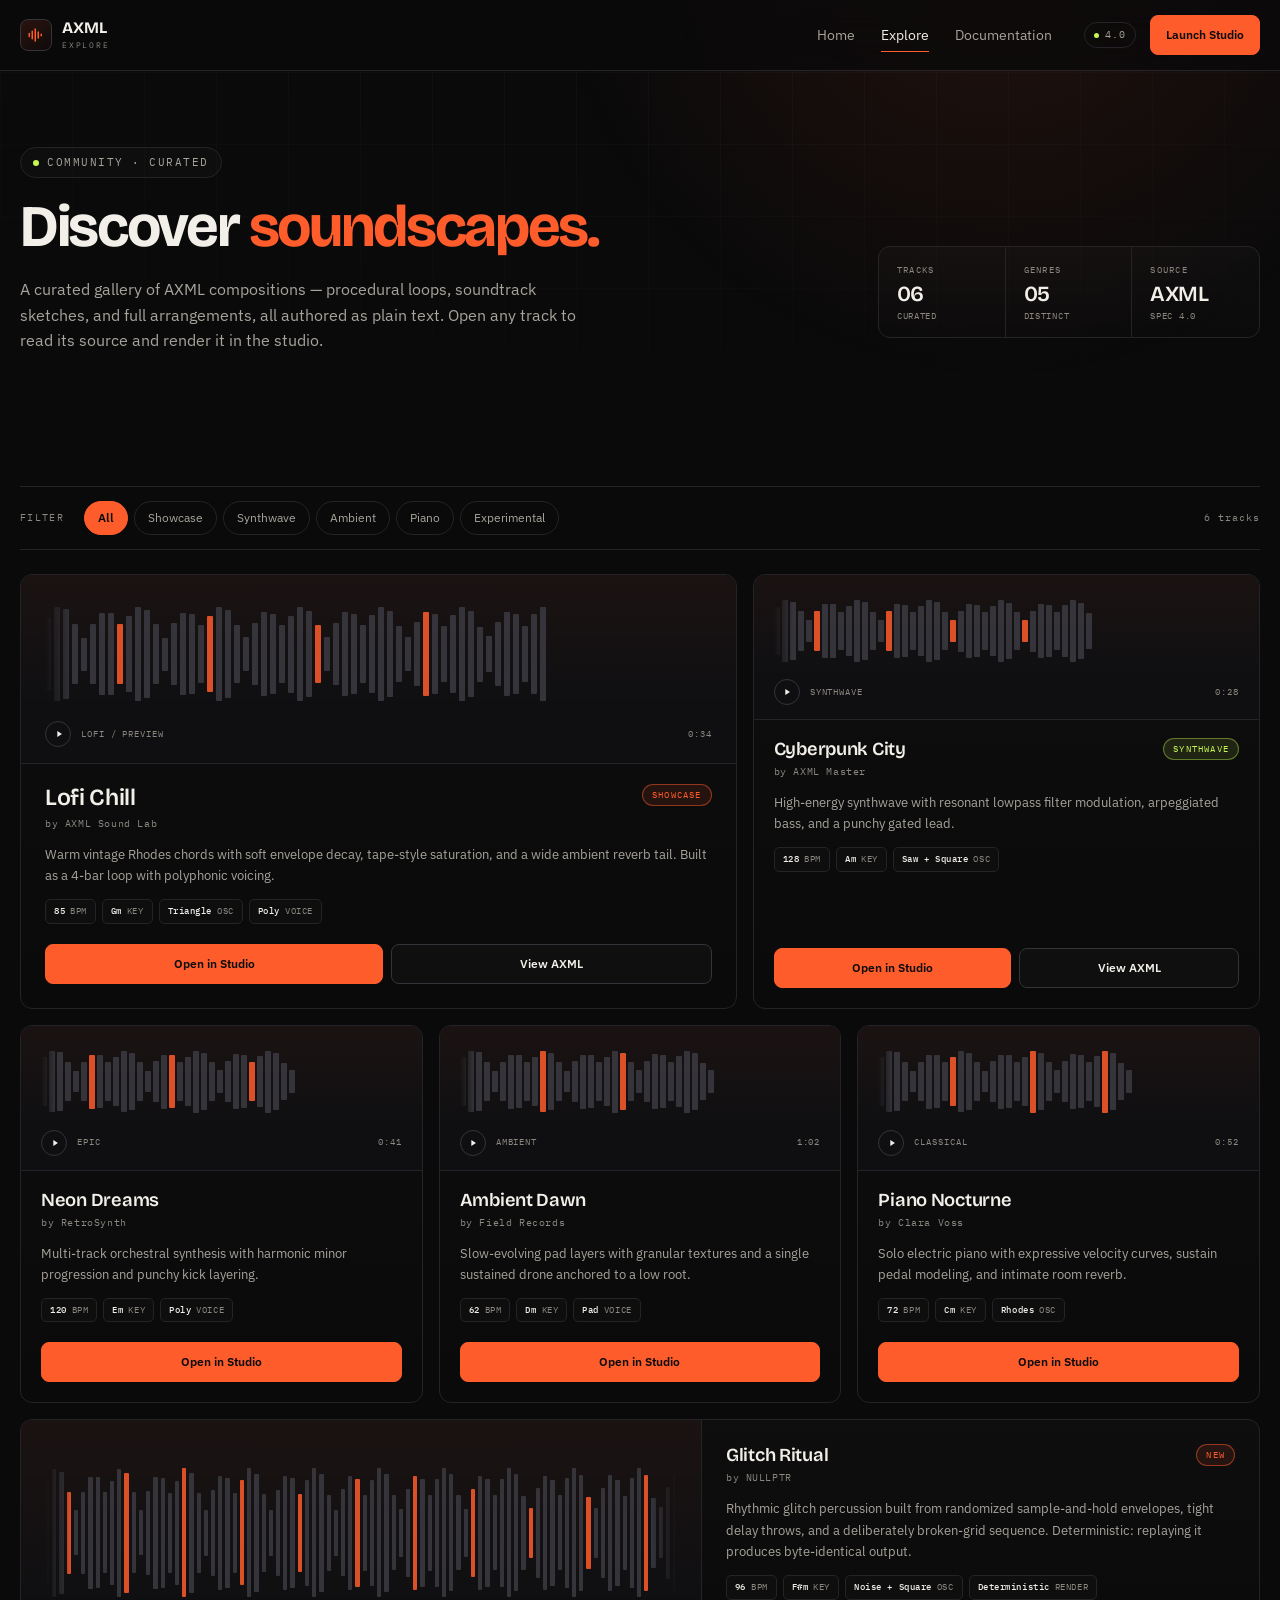
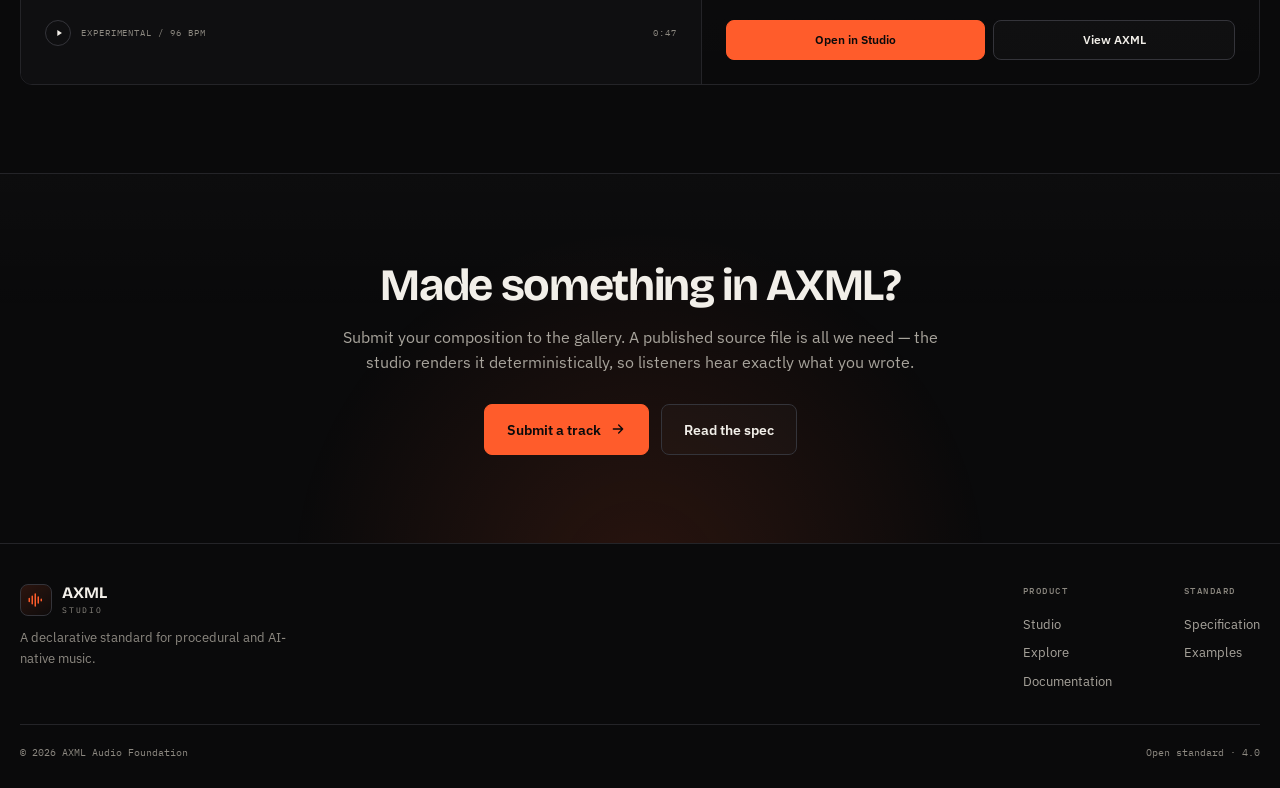
<file: en/gallery.html>
<!DOCTYPE html>
<html lang="en">
<head>
  <meta charset="UTF-8">
  <meta name="viewport" content="width=device-width, initial-scale=1">
  <meta name="color-scheme" content="dark">
  <meta name="theme-color" content="#0A0A0B">
  <title>Explore — AXML Community Gallery</title>
  <meta name="description" content="Curated procedural compositions, synth loops, and soundtrack projects engineered entirely in declarative AXML.">
  <meta property="og:title" content="Explore — AXML Community Gallery">
  <meta property="og:description" content="A curated gallery of AXML compositions: lo-fi, synthwave, ambient, classical, and experimental.">
  <meta property="og:type" content="website">

  <link rel="icon" href="data:image/svg+xml,%3Csvg xmlns='http://www.w3.org/2000/svg' viewBox='0 0 32 32'%3E%3Crect width='32' height='32' rx='7' fill='%230A0A0B'/%3E%3Cpath d='M8 20v-8M12 24V8M16 18v-4M20 26V6M24 21v-10' stroke='%23FF5C2B' stroke-width='2.5' stroke-linecap='round'/%3E%3C/svg%3E">

  <link rel="preconnect" href="https://fonts.googleapis.com">
  <link rel="preconnect" href="https://fonts.gstatic.com" crossorigin>
  <link href="https://fonts.googleapis.com/css2?family=Bricolage+Grotesque:opsz,wght@12..96,200..800&family=IBM+Plex+Mono:wght@400;500&family=IBM+Plex+Sans:wght@400;500;600&display=swap" rel="stylesheet">

  <script>document.documentElement.classList.add('js');</script>
  <noscript><style>.reveal{opacity:1;transform:none}</style></noscript>

  <style>
    /* ---------- Tokens (shared with landing) ---------- */
    :root {
      --bg: #0A0A0B;
      --bg-elev: #0F0F11;
      --surface: #141416;
      --surface-2: #1A1A1D;
      --line: #242428;
      --line-strong: #34343A;
      --text: #F2EFE9;
      --text-2: #A8A49C;
      --text-3: #8C8880;
      --accent: #FF5C2B;
      --accent-hover: #FF7448;
      --accent-soft: rgba(255, 92, 43, 0.10);
      --lime: #C8F751;
      --lime-soft: rgba(200, 247, 81, 0.10);
      --font-display: "Bricolage Grotesque", ui-sans-serif, system-ui, sans-serif;
      --font-body: "IBM Plex Sans", ui-sans-serif, system-ui, sans-serif;
      --font-mono: "IBM Plex Mono", ui-monospace, SFMono-Regular, Menlo, monospace;
      --radius: 12px;
      --max: 1240px;
    }

    /* ---------- Reset / base ---------- */
    *, *::before, *::after { box-sizing: border-box; }
    html { scroll-behavior: smooth; }
    body {
      margin: 0;
      background: var(--bg);
      color: var(--text);
      font-family: var(--font-body);
      font-size: 16px;
      line-height: 1.6;
      -webkit-font-smoothing: antialiased;
      text-rendering: optimizeLegibility;
    }
    img, svg { display: block; max-width: 100%; }
    a { color: inherit; text-decoration: none; }
    button { font: inherit; color: inherit; cursor: pointer; }
    p { margin: 0; }
    h1, h2, h3, h4 { margin: 0; }
    ::selection { background: var(--accent); color: #0A0A0B; }
    :focus-visible { outline: 2px solid var(--lime); outline-offset: 3px; border-radius: 2px; }

    .sr-only {
      position: absolute; width: 1px; height: 1px; padding: 0; margin: -1px;
      overflow: hidden; clip: rect(0, 0, 0, 0); white-space: nowrap; border: 0;
    }
    .skip-link {
      position: absolute; left: 16px; top: -64px; z-index: 100;
      background: var(--accent); color: #0A0A0B; padding: 10px 16px;
      border-radius: 6px; font-weight: 600; transition: top .2s ease;
    }
    .skip-link:focus { top: 16px; }

    /* ---------- Background ---------- */
    body::before {
      content: "";
      position: fixed; inset: 0; z-index: 0; pointer-events: none;
      background-image:
        linear-gradient(to right, rgba(255,255,255,.022) 1px, transparent 1px),
        linear-gradient(to bottom, rgba(255,255,255,.022) 1px, transparent 1px);
      background-size: 72px 72px;
      -webkit-mask-image: radial-gradient(ellipse 90% 55% at 50% 0%, #000 30%, transparent 100%);
      mask-image: radial-gradient(ellipse 90% 55% at 50% 0%, #000 30%, transparent 100%);
    }
    body::after {
      content: "";
      position: fixed; inset: 0; z-index: 0; pointer-events: none;
      background: radial-gradient(700px circle at 78% -8%, rgba(255,92,43,.10), transparent 65%);
    }
    .site-header, main, .site-footer { position: relative; z-index: 1; }

    /* ---------- Layout ---------- */
    .wrap { width: min(100% - 40px, var(--max)); margin-inline: auto; }
    .section { padding: clamp(48px, 7vw, 88px) 0; }

    /* ---------- Header ---------- */
    .site-header {
      position: sticky; top: 0; z-index: 50;
      background: rgba(10, 10, 11, 0.78);
      -webkit-backdrop-filter: blur(16px) saturate(140%);
      backdrop-filter: blur(16px) saturate(140%);
      border-bottom: 1px solid var(--line);
    }
    .nav { display: flex; align-items: center; gap: 24px; min-height: 70px; }

    .brand { display: inline-flex; align-items: center; gap: 10px; flex: none; }
    .brand-mark {
      width: 32px; height: 32px; border: 1px solid var(--line-strong);
      border-radius: 8px; display: grid; place-items: center;
      color: var(--accent);
      background: linear-gradient(145deg, rgba(255,92,43,.14), rgba(255,92,43,.02));
    }
    .brand-mark svg { width: 18px; height: 18px; }
    .brand-text {
      display: flex; flex-direction: column; line-height: 1;
      font-family: var(--font-display); font-weight: 700;
      font-size: 1rem; letter-spacing: -.01em;
    }
    .brand-text span {
      font-family: var(--font-mono); font-size: .52rem; font-weight: 400;
      letter-spacing: .22em; color: var(--text-3); margin-top: 5px;
    }

    .nav-menu { display: flex; align-items: center; gap: 32px; margin-left: auto; }
    .nav-links { display: flex; align-items: center; gap: 26px; font-size: .875rem; color: var(--text-2); }
    .nav-links a { position: relative; padding: 4px 0; transition: color .2s ease; }
    .nav-links a:hover { color: var(--text); }
    .nav-links a[aria-current="page"] { color: var(--text); }
    .nav-links a[aria-current="page"]::after {
      content: ""; position: absolute; left: 0; right: 0; bottom: -2px;
      height: 1px; background: var(--accent);
    }
    .nav-cta { display: flex; align-items: center; gap: 14px; }

    .pill {
      display: inline-flex; align-items: center; gap: 6px;
      font-family: var(--font-mono); font-size: .6rem; letter-spacing: .1em;
      color: var(--text-2); border: 1px solid var(--line);
      border-radius: 999px; padding: 4px 9px;
    }
    .pill-dot { width: 5px; height: 5px; border-radius: 50%; background: var(--lime); }

    .nav-toggle {
      display: none; width: 40px; height: 40px; margin-left: auto;
      border: 1px solid var(--line-strong); border-radius: 8px;
      background: transparent; align-items: center; justify-content: center;
      flex: none;
    }
    .nav-toggle-lines { display: flex; flex-direction: column; gap: 5px; width: 16px; }
    .nav-toggle-lines span { height: 1.5px; background: var(--text); border-radius: 2px; transition: transform .2s ease; }
    .nav-toggle[aria-expanded="true"] .nav-toggle-lines span:first-child { transform: translateY(3.25px) rotate(45deg); }
    .nav-toggle[aria-expanded="true"] .nav-toggle-lines span:last-child { transform: translateY(-3.25px) rotate(-45deg); }

    /* ---------- Buttons ---------- */
    .btn {
      display: inline-flex; align-items: center; justify-content: center; gap: 9px;
      padding: 13px 22px; border-radius: 8px; border: 1px solid transparent;
      font-weight: 600; font-size: .9rem; white-space: nowrap;
      transition: transform .18s ease, background .18s ease, border-color .18s ease, color .18s ease;
    }
    .btn svg { width: 16px; height: 16px; flex: none; }
    .btn-primary { background: var(--accent); color: #0A0A0B; border-color: var(--accent); }
    .btn-primary:hover { background: var(--accent-hover); border-color: var(--accent-hover); transform: translateY(-1px); }
    .btn-ghost { border-color: var(--line-strong); color: var(--text); background: rgba(255,255,255,.02); }
    .btn-ghost:hover { border-color: var(--text-3); background: rgba(255,255,255,.05); transform: translateY(-1px); }
    .btn-sm { padding: 9px 15px; font-size: .78rem; }

    /* ---------- Page intro ---------- */
    .page-intro { padding: clamp(40px, 6vw, 76px) 0 clamp(28px, 4vw, 44px); }
    .intro-grid {
      display: grid; grid-template-columns: minmax(0, 1.35fr) minmax(0, .65fr);
      gap: clamp(28px, 5vw, 64px); align-items: end;
    }
    .eyebrow {
      display: inline-flex; align-items: center; gap: 8px;
      font-family: var(--font-mono); font-size: .68rem; letter-spacing: .14em;
      text-transform: uppercase; color: var(--text-2);
      border: 1px solid var(--line); border-radius: 999px;
      padding: 6px 12px; background: rgba(255,255,255,.02);
    }
    .status-dot {
      width: 6px; height: 6px; border-radius: 50%; background: var(--lime);
      animation: pulse 2.4s ease-in-out infinite;
    }
    @keyframes pulse {
      0%, 100% { box-shadow: 0 0 0 0 rgba(200,247,81,.28); }
      50% { box-shadow: 0 0 0 4px rgba(200,247,81,0); }
    }
    h1 {
      font-family: var(--font-display); font-weight: 700;
      font-size: clamp(2.4rem, 4.6vw, 3.8rem);
      line-height: 1; letter-spacing: -.04em;
      margin: 20px 0 0;
    }
    h1 .accent { color: var(--accent); }
    .intro-copy { color: var(--text-2); max-width: 56ch; margin-top: 20px; font-size: 1rem; }

    .intro-stats {
      display: grid; grid-template-columns: repeat(3, 1fr); gap: 0;
      border: 1px solid var(--line); border-radius: var(--radius);
      background: linear-gradient(180deg, rgba(255,255,255,.022), rgba(255,255,255,.008));
      overflow: hidden;
    }
    .intro-stats > div {
      padding: 16px 18px; border-right: 1px solid var(--line);
    }
    .intro-stats > div:last-child { border-right: 0; }
    .intro-stats dt {
      font-family: var(--font-mono); font-size: .56rem; letter-spacing: .14em;
      text-transform: uppercase; color: var(--text-3); margin-bottom: 6px;
    }
    .intro-stats dd {
      margin: 0; font-family: var(--font-display); font-weight: 600;
      font-size: 1.35rem; letter-spacing: -.02em; line-height: 1.1;
    }
    .intro-stats dd small {
      display: block; font-family: var(--font-mono); font-weight: 400;
      font-size: .56rem; letter-spacing: .08em; color: var(--text-3);
      margin-top: 4px;
    }

    /* ---------- Filter bar ---------- */
    .filter-bar {
      display: flex; align-items: center; gap: 20px; flex-wrap: wrap;
      padding: 14px 0; margin-bottom: 24px;
      border-top: 1px solid var(--line); border-bottom: 1px solid var(--line);
    }
    .filter-label {
      font-family: var(--font-mono); font-size: .6rem; letter-spacing: .14em;
      text-transform: uppercase; color: var(--text-3); flex: none;
    }
    .filter-chips { display: flex; gap: 6px; flex-wrap: wrap; }
    .filter-chips button {
      border: 1px solid var(--line); background: transparent;
      border-radius: 999px; padding: 6px 13px;
      font-size: .78rem; color: var(--text-2);
      transition: border-color .2s ease, color .2s ease, background .2s ease;
    }
    .filter-chips button:hover { border-color: var(--line-strong); color: var(--text); }
    .filter-chips button[aria-pressed="true"] {
      border-color: var(--accent); color: #0A0A0B;
      background: var(--accent); font-weight: 600;
    }
    .filter-count {
      margin-left: auto; font-family: var(--font-mono);
      font-size: .6rem; letter-spacing: .1em; color: var(--text-3);
    }

    /* ---------- Gallery grid ---------- */
    .gallery-grid {
      display: grid; grid-template-columns: repeat(12, minmax(0, 1fr));
      gap: 16px;
    }
    .track {
      display: flex; flex-direction: column; min-width: 0;
      border: 1px solid var(--line); border-radius: var(--radius);
      background: linear-gradient(180deg, rgba(255,255,255,.02), rgba(255,255,255,.005));
      overflow: hidden;
      transition: border-color .25s ease, transform .25s ease;
    }
    .track:hover { border-color: var(--line-strong); }
    .track.is-hidden { display: none; }

    .track--lg   { grid-column: span 7; }
    .track--md   { grid-column: span 5; }
    .track--sm   { grid-column: span 4; }
    .track--wide { grid-column: span 12; flex-direction: row; }

    /* ---------- Wave ---------- */
    .track-wave {
      position: relative;
      padding: 20px 20px 14px;
      background:
        linear-gradient(180deg, rgba(255,92,43,.05), rgba(255,92,43,0) 70%),
        var(--bg-elev);
      border-bottom: 1px solid var(--line);
    }
    .track--lg .track-wave { padding: 24px 24px 16px; }
    .track--wide .track-wave {
      flex: 1 1 55%; border-bottom: 0; border-right: 1px solid var(--line);
      display: flex; flex-direction: column; justify-content: center;
      padding: 24px;
    }

    .wave {
      display: flex; align-items: center; gap: 2px;
      height: 72px;
      -webkit-mask-image: linear-gradient(90deg, transparent 0, #000 4%, #000 96%, transparent 100%);
      mask-image: linear-gradient(90deg, transparent 0, #000 4%, #000 96%, transparent 100%);
    }
    .track--lg .wave { height: 110px; gap: 3px; }
    .track--wide .wave { height: 150px; gap: 3px; }
    .wave .bar {
      flex: 1 1 0; min-width: 1px; max-width: 6px;
      height: calc(var(--h, 40) * 1%);
      background: var(--line-strong); border-radius: 1px;
      transition: background .25s ease;
    }
    .wave .bar.hot { background: var(--accent); opacity: .85; }
    .track:hover .wave .bar { background: var(--text-3); }
    .track:hover .wave .bar.hot { background: var(--accent-hover); opacity: 1; }

    .wave-foot {
      display: flex; align-items: center; gap: 10px; margin-top: 12px;
      font-family: var(--font-mono); font-size: .58rem; letter-spacing: .1em;
      color: var(--text-3);
    }
    .wave-play {
      display: inline-grid; place-items: center;
      width: 26px; height: 26px; border-radius: 50%;
      border: 1px solid var(--line-strong);
      color: var(--text); flex: none;
    }
    .wave-play svg { width: 10px; height: 10px; margin-left: 1px; }
    .wave-dur { margin-left: auto; }

    /* ---------- Track body ---------- */
    .track-body {
      display: flex; flex-direction: column; gap: 12px;
      padding: 18px 20px 20px; flex: 1 1 auto;
    }
    .track--lg .track-body { padding: 20px 24px 24px; }
    .track--wide .track-body {
      flex: 1 1 45%; padding: 24px;
      justify-content: center;
    }

    .track-head { display: flex; align-items: flex-start; gap: 12px; }
    .track-title {
      font-family: var(--font-display); font-weight: 600;
      font-size: 1.15rem; letter-spacing: -.015em; line-height: 1.2;
    }
    .track--lg .track-title { font-size: 1.45rem; }
    .track-author {
      font-family: var(--font-mono); font-size: .62rem; letter-spacing: .06em;
      color: var(--text-3); margin-top: 4px;
    }
    .badge {
      margin-left: auto; flex: none;
      display: inline-flex; align-items: center; gap: 6px;
      border: 1px solid var(--line-strong); border-radius: 999px;
      padding: 3px 9px;
      font-family: var(--font-mono); font-size: .54rem;
      letter-spacing: .14em; text-transform: uppercase;
      color: var(--text-2);
    }
    .badge--accent { border-color: rgba(255,92,43,.5); color: var(--accent); background: var(--accent-soft); }
    .badge--lime   { border-color: rgba(200,247,81,.4); color: var(--lime);  background: var(--lime-soft); }

    .track-desc { color: var(--text-2); font-size: .84rem; line-height: 1.6; }

    .track-meta {
      display: flex; flex-wrap: wrap; gap: 6px;
      margin: 0; padding: 0; list-style: none;
    }
    .track-meta li {
      display: inline-flex; align-items: center; gap: 5px;
      border: 1px solid var(--line); border-radius: 5px;
      padding: 4px 8px; background: rgba(255,255,255,.01);
      font-family: var(--font-mono); font-size: .58rem; letter-spacing: .06em;
      color: var(--text-3);
    }
    .track-meta li b { color: var(--text); font-weight: 500; }

    .track-actions {
      display: flex; gap: 8px; flex-wrap: wrap; margin-top: auto; padding-top: 8px;
    }
    .track-actions .btn { flex: 1 1 auto; min-width: 0; }

    /* ---------- Empty state ---------- */
    .gallery-empty {
      border: 1px dashed var(--line-strong); border-radius: var(--radius);
      padding: 40px 24px; text-align: center;
      color: var(--text-3); font-family: var(--font-mono);
      font-size: .72rem; letter-spacing: .1em;
    }
    .gallery-empty[hidden] { display: none; }

    /* ---------- CTA ---------- */
    .cta-section {
      position: relative; border-top: 1px solid var(--line);
      background: linear-gradient(180deg, rgba(255,255,255,.014), transparent 40%);
      text-align: center; overflow: hidden;
    }
    .cta-section::before {
      content: ""; position: absolute; inset: 0; pointer-events: none;
      background: radial-gradient(500px circle at 50% 110%, rgba(255,92,43,.13), transparent 70%);
    }
    .cta-inner { position: relative; max-width: 640px; margin-inline: auto; }
    .cta-inner h2 {
      font-family: var(--font-display); font-weight: 700;
      font-size: clamp(1.9rem, 3.6vw, 2.8rem);
      letter-spacing: -.03em; line-height: 1.05;
    }
    .cta-inner p { color: var(--text-2); margin-top: 16px; }
    .cta-actions { display: flex; justify-content: center; flex-wrap: wrap; gap: 12px; margin-top: 28px; }

    /* ---------- Footer ---------- */
    .site-footer { border-top: 1px solid var(--line); padding: 40px 0 28px; }
    .footer-top {
      display: flex; justify-content: space-between; gap: 32px; flex-wrap: wrap;
      padding-bottom: 28px; border-bottom: 1px solid var(--line);
    }
    .footer-brand p { color: var(--text-3); font-size: .8rem; max-width: 34ch; margin-top: 12px; }
    .footer-nav { display: flex; gap: clamp(32px, 6vw, 72px); flex-wrap: wrap; }
    .footer-heading {
      font-family: var(--font-mono); font-size: .58rem; font-weight: 500;
      letter-spacing: .16em; text-transform: uppercase; color: var(--text-3);
      margin-bottom: 12px;
    }
    .footer-col a { display: block; font-size: .8rem; color: var(--text-2); padding: 4px 0; }
    .footer-col a:hover { color: var(--text); }
    .footer-bottom {
      display: flex; justify-content: space-between; gap: 16px; flex-wrap: wrap;
      padding-top: 20px;
      font-family: var(--font-mono); font-size: .6rem; color: var(--text-3);
    }

    /* ---------- Reveal ---------- */
    .reveal { opacity: 0; transform: translateY(14px); transition: opacity .6s ease, transform .6s ease; }
    .reveal.is-visible { opacity: 1; transform: none; }

    /* ---------- Responsive ---------- */
    @media (max-width: 1020px) {
      .track--lg { grid-column: span 12; }
      .track--md { grid-column: span 12; }
      .track--sm { grid-column: span 6; }
      .intro-grid { grid-template-columns: 1fr; }
    }
    @media (max-width: 880px) {
      .nav { flex-wrap: wrap; gap: 0; padding: 10px 0; }
      .nav-toggle { display: none; }
      .js .nav-toggle { display: inline-flex; }
      .nav-menu {
        display: flex; flex-basis: 100%; flex-direction: column;
        align-items: stretch; gap: 0; margin-left: 0; padding-top: 4px;
      }
      .js .nav-menu { display: none; }
      .js .nav-menu.is-open { display: flex; }
      .nav-links { flex-direction: column; align-items: stretch; gap: 0; }
      .nav-links a { padding: 12px 0; border-bottom: 1px solid var(--line); font-size: .95rem; }
      .nav-links a[aria-current="page"]::after { display: none; }
      .nav-cta { margin-top: 14px; justify-content: space-between; }
    }
    @media (max-width: 720px) {
      .track--wide { flex-direction: column; }
      .track--wide .track-wave {
        border-right: 0; border-bottom: 1px solid var(--line);
        flex: 0 0 auto;
      }
      .track--wide .track-body { flex: 1 1 auto; }
    }
    @media (max-width: 640px) {
      .wrap { width: min(100% - 32px, var(--max)); }
      .track--sm { grid-column: span 12; }
      .intro-stats { grid-template-columns: 1fr; }
      .intro-stats > div { border-right: 0; border-bottom: 1px solid var(--line); }
      .intro-stats > div:last-child { border-bottom: 0; }
      .filter-count { width: 100%; margin-left: 0; padding-top: 4px; }
      .footer-top { flex-direction: column; }
      .footer-nav { gap: 32px; }
    }
    @media (prefers-reduced-motion: reduce) {
      html { scroll-behavior: auto; }
      *, *::before, *::after {
        animation-duration: .01ms !important;
        animation-iteration-count: 1 !important;
        transition-duration: .01ms !important;
      }
      .reveal { opacity: 1; transform: none; }
    }
  </style>
</head>
<body>
  <a class="skip-link" href="#main">Skip to content</a>

  <header class="site-header">
    <div class="wrap">
      <nav class="nav" aria-label="Primary">
        <a href="landing.html" class="brand">
          <span class="brand-mark">
            <svg viewBox="0 0 24 24" fill="none" stroke="currentColor" stroke-width="2" stroke-linecap="round" aria-hidden="true" focusable="false">
              <path d="M3 14v-4M7 17V7M11 20V4M15 16V8M19 13v-2"/>
            </svg>
          </span>
          <span class="brand-text">AXML<span>EXPLORE</span></span>
        </a>

        <button class="nav-toggle" type="button" aria-expanded="false" aria-controls="nav-menu" aria-label="Open menu">
          <span class="nav-toggle-lines" aria-hidden="true"><span></span><span></span></span>
        </button>

        <div class="nav-menu" id="nav-menu">
          <div class="nav-links">
            <a href="landing.html">Home</a>
            <a href="gallery.html" aria-current="page">Explore</a>
            <a href="docs.html">Documentation</a>
          </div>
          <div class="nav-cta">
            <span class="pill"><span class="pill-dot"></span>4.0</span>
            <a href="../index.html" class="btn btn-primary btn-sm">Launch Studio</a>
          </div>
        </div>
      </nav>
    </div>
  </header>

  <main id="main">
    <!-- Intro -->
    <section class="page-intro">
      <div class="wrap intro-grid">
        <div class="reveal">
          <span class="eyebrow"><span class="status-dot"></span>COMMUNITY · CURATED</span>
          <h1>Discover <span class="accent">soundscapes.</span></h1>
          <p class="intro-copy">A curated gallery of AXML compositions — procedural loops, soundtrack sketches, and full arrangements, all authored as plain text. Open any track to read its source and render it in the studio.</p>
        </div>

        <dl class="intro-stats reveal">
          <div>
            <dt>Tracks</dt>
            <dd>06<small>CURATED</small></dd>
          </div>
          <div>
            <dt>Genres</dt>
            <dd>05<small>DISTINCT</small></dd>
          </div>
          <div>
            <dt>Source</dt>
            <dd>AXML<small>SPEC 4.0</small></dd>
          </div>
        </dl>
      </div>
    </section>

    <!-- Gallery -->
    <section class="section" aria-labelledby="gallery-heading">
      <div class="wrap">
        <h2 id="gallery-heading" class="sr-only">Browse compositions</h2>

        <div class="filter-bar reveal">
          <span class="filter-label" id="filter-label">Filter</span>
          <div class="filter-chips" role="group" aria-labelledby="filter-label">
            <button type="button" data-filter="all" aria-pressed="true">All</button>
            <button type="button" data-filter="showcase" aria-pressed="false">Showcase</button>
            <button type="button" data-filter="synthwave" aria-pressed="false">Synthwave</button>
            <button type="button" data-filter="ambient" aria-pressed="false">Ambient</button>
            <button type="button" data-filter="piano" aria-pressed="false">Piano</button>
            <button type="button" data-filter="experimental" aria-pressed="false">Experimental</button>
          </div>
          <span class="filter-count" data-filter-count aria-live="polite">6 tracks</span>
        </div>

        <div class="gallery-grid" id="gallery-grid">
          <!-- 1. Lofi Chill (featured) -->
          <article class="track track--lg reveal" data-tags="showcase ambient" aria-labelledby="t1-title">
            <div class="track-wave">
              <div class="wave" data-wave="56" data-hot="8,18,30,42" aria-hidden="true"></div>
              <div class="wave-foot">
                <span class="wave-play" aria-hidden="true">
                  <svg viewBox="0 0 24 24" fill="currentColor"><path d="M8 5v14l11-7z"/></svg>
                </span>
                <span>LOFI / PREVIEW</span>
                <span class="wave-dur">0:34</span>
              </div>
            </div>
            <div class="track-body">
              <div class="track-head">
                <div>
                  <h2 class="track-title" id="t1-title">Lofi Chill</h2>
                  <p class="track-author">by AXML Sound Lab</p>
                </div>
                <span class="badge badge--accent">Showcase</span>
              </div>
              <p class="track-desc">Warm vintage Rhodes chords with soft envelope decay, tape-style saturation, and a wide ambient reverb tail. Built as a 4-bar loop with polyphonic voicing.</p>
              <ul class="track-meta">
                <li><b>85</b> BPM</li>
                <li><b>Gm</b> KEY</li>
                <li><b>Triangle</b> OSC</li>
                <li><b>Poly</b> VOICE</li>
              </ul>
              <div class="track-actions">
                <a href="../index.html" class="btn btn-primary btn-sm">Open in Studio</a>
                <a href="docs.html" class="btn btn-ghost btn-sm">View AXML</a>
              </div>
            </div>
          </article>

          <!-- 2. Cyberpunk City -->
          <article class="track track--md reveal" data-tags="synthwave" aria-labelledby="t2-title">
            <div class="track-wave">
              <div class="wave" data-wave="40" data-hot="5,14,22,31" aria-hidden="true"></div>
              <div class="wave-foot">
                <span class="wave-play" aria-hidden="true">
                  <svg viewBox="0 0 24 24" fill="currentColor"><path d="M8 5v14l11-7z"/></svg>
                </span>
                <span>SYNTHWAVE</span>
                <span class="wave-dur">0:28</span>
              </div>
            </div>
            <div class="track-body">
              <div class="track-head">
                <div>
                  <h2 class="track-title" id="t2-title">Cyberpunk City</h2>
                  <p class="track-author">by AXML Master</p>
                </div>
                <span class="badge badge--lime">Synthwave</span>
              </div>
              <p class="track-desc">High-energy synthwave with resonant lowpass filter modulation, arpeggiated bass, and a punchy gated lead.</p>
              <ul class="track-meta">
                <li><b>128</b> BPM</li>
                <li><b>Am</b> KEY</li>
                <li><b>Saw + Square</b> OSC</li>
              </ul>
              <div class="track-actions">
                <a href="../index.html" class="btn btn-primary btn-sm">Open in Studio</a>
                <a href="docs.html" class="btn btn-ghost btn-sm">View AXML</a>
              </div>
            </div>
          </article>

          <!-- 3. Neon Dreams -->
          <article class="track track--sm reveal" data-tags="synthwave" aria-labelledby="t3-title">
            <div class="track-wave">
              <div class="wave" data-wave="32" data-hot="6,16,26" aria-hidden="true"></div>
              <div class="wave-foot">
                <span class="wave-play" aria-hidden="true">
                  <svg viewBox="0 0 24 24" fill="currentColor"><path d="M8 5v14l11-7z"/></svg>
                </span>
                <span>EPIC</span>
                <span class="wave-dur">0:41</span>
              </div>
            </div>
            <div class="track-body">
              <div class="track-head">
                <div>
                  <h2 class="track-title" id="t3-title">Neon Dreams</h2>
                  <p class="track-author">by RetroSynth</p>
                </div>
              </div>
              <p class="track-desc">Multi-track orchestral synthesis with harmonic minor progression and punchy kick layering.</p>
              <ul class="track-meta">
                <li><b>120</b> BPM</li>
                <li><b>Em</b> KEY</li>
                <li><b>Poly</b> VOICE</li>
              </ul>
              <div class="track-actions">
                <a href="../index.html" class="btn btn-primary btn-sm">Open in Studio</a>
              </div>
            </div>
          </article>

          <!-- 4. Ambient Dawn (new) -->
          <article class="track track--sm reveal" data-tags="ambient" aria-labelledby="t4-title">
            <div class="track-wave">
              <div class="wave" data-wave="32" data-hot="10,20" aria-hidden="true"></div>
              <div class="wave-foot">
                <span class="wave-play" aria-hidden="true">
                  <svg viewBox="0 0 24 24" fill="currentColor"><path d="M8 5v14l11-7z"/></svg>
                </span>
                <span>AMBIENT</span>
                <span class="wave-dur">1:02</span>
              </div>
            </div>
            <div class="track-body">
              <div class="track-head">
                <div>
                  <h2 class="track-title" id="t4-title">Ambient Dawn</h2>
                  <p class="track-author">by Field Records</p>
                </div>
              </div>
              <p class="track-desc">Slow-evolving pad layers with granular textures and a single sustained drone anchored to a low root.</p>
              <ul class="track-meta">
                <li><b>62</b> BPM</li>
                <li><b>Dm</b> KEY</li>
                <li><b>Pad</b> VOICE</li>
              </ul>
              <div class="track-actions">
                <a href="../index.html" class="btn btn-primary btn-sm">Open in Studio</a>
              </div>
            </div>
          </article>

          <!-- 5. Piano Nocturne (new) -->
          <article class="track track--sm reveal" data-tags="piano ambient" aria-labelledby="t5-title">
            <div class="track-wave">
              <div class="wave" data-wave="32" data-hot="9,19,28" aria-hidden="true"></div>
              <div class="wave-foot">
                <span class="wave-play" aria-hidden="true">
                  <svg viewBox="0 0 24 24" fill="currentColor"><path d="M8 5v14l11-7z"/></svg>
                </span>
                <span>CLASSICAL</span>
                <span class="wave-dur">0:52</span>
              </div>
            </div>
            <div class="track-body">
              <div class="track-head">
                <div>
                  <h2 class="track-title" id="t5-title">Piano Nocturne</h2>
                  <p class="track-author">by Clara Voss</p>
                </div>
              </div>
              <p class="track-desc">Solo electric piano with expressive velocity curves, sustain pedal modeling, and intimate room reverb.</p>
              <ul class="track-meta">
                <li><b>72</b> BPM</li>
                <li><b>Cm</b> KEY</li>
                <li><b>Rhodes</b> OSC</li>
              </ul>
              <div class="track-actions">
                <a href="../index.html" class="btn btn-primary btn-sm">Open in Studio</a>
              </div>
            </div>
          </article>

          <!-- 6. Glitch Ritual (wide horizontal) -->
          <article class="track track--wide reveal" data-tags="experimental" aria-labelledby="t6-title">
            <div class="track-wave">
              <div class="wave" data-wave="88" data-hot="3,11,19,27,35,43,51,59,67,75,83" aria-hidden="true"></div>
              <div class="wave-foot">
                <span class="wave-play" aria-hidden="true">
                  <svg viewBox="0 0 24 24" fill="currentColor"><path d="M8 5v14l11-7z"/></svg>
                </span>
                <span>EXPERIMENTAL / 96 BPM</span>
                <span class="wave-dur">0:47</span>
              </div>
            </div>
            <div class="track-body">
              <div class="track-head">
                <div>
                  <h2 class="track-title" id="t6-title">Glitch Ritual</h2>
                  <p class="track-author">by NULLPTR</p>
                </div>
                <span class="badge badge--accent">New</span>
              </div>
              <p class="track-desc">Rhythmic glitch percussion built from randomized sample-and-hold envelopes, tight delay throws, and a deliberately broken-grid sequence. Deterministic: replaying it produces byte-identical output.</p>
              <ul class="track-meta">
                <li><b>96</b> BPM</li>
                <li><b>F#m</b> KEY</li>
                <li><b>Noise + Square</b> OSC</li>
                <li><b>Deterministic</b> RENDER</li>
              </ul>
              <div class="track-actions">
                <a href="../index.html" class="btn btn-primary btn-sm">Open in Studio</a>
                <a href="docs.html" class="btn btn-ghost btn-sm">View AXML</a>
              </div>
            </div>
          </article>
        </div>

        <div class="gallery-empty" data-empty hidden>No tracks match this filter.</div>
      </div>
    </section>

    <!-- Submit CTA -->
    <section class="section cta-section" aria-labelledby="cta-title">
      <div class="wrap cta-inner reveal">
        <h2 id="cta-title">Made something in AXML?</h2>
        <p>Submit your composition to the gallery. A published source file is all we need — the studio renders it deterministically, so listeners hear exactly what you wrote.</p>
        <div class="cta-actions">
          <a href="docs.html" class="btn btn-primary">
            Submit a track
            <svg viewBox="0 0 24 24" fill="none" stroke="currentColor" stroke-width="2" stroke-linecap="round" stroke-linejoin="round" aria-hidden="true" focusable="false"><path d="M5 12h14M13 6l6 6-6 6"/></svg>
          </a>
          <a href="docs.html" class="btn btn-ghost">Read the spec</a>
        </div>
      </div>
    </section>
  </main>

  <footer class="site-footer">
    <div class="wrap">
      <div class="footer-top">
        <div class="footer-brand">
          <a href="landing.html" class="brand" aria-label="AXML Studio home">
            <span class="brand-mark">
              <svg viewBox="0 0 24 24" fill="none" stroke="currentColor" stroke-width="2" stroke-linecap="round" aria-hidden="true" focusable="false">
                <path d="M3 14v-4M7 17V7M11 20V4M15 16V8M19 13v-2"/>
              </svg>
            </span>
            <span class="brand-text">AXML<span>STUDIO</span></span>
          </a>
          <p>A declarative standard for procedural and AI-native music.</p>
        </div>

        <nav class="footer-nav" aria-label="Footer">
          <div class="footer-col">
            <h3 class="footer-heading">Product</h3>
            <a href="../index.html">Studio</a>
            <a href="gallery.html">Explore</a>
            <a href="docs.html">Documentation</a>
          </div>
          <div class="footer-col">
            <h3 class="footer-heading">Standard</h3>
            <a href="docs.html">Specification</a>
            <a href="gallery.html">Examples</a>
          </div>
        </nav>
      </div>

      <div class="footer-bottom">
        <span>&copy; <span id="year">2026</span> AXML Audio Foundation</span>
        <span>Open standard · 4.0</span>
      </div>
    </div>
  </footer>

  <script>
    (function () {
      "use strict";

      /* ---------- Mobile nav ---------- */
      var toggle = document.querySelector(".nav-toggle");
      var menu = document.getElementById("nav-menu");
      if (toggle && menu) {
        var setOpen = function (open) {
          toggle.setAttribute("aria-expanded", open ? "true" : "false");
          toggle.setAttribute("aria-label", open ? "Close menu" : "Open menu");
          menu.classList.toggle("is-open", open);
        };
        toggle.addEventListener("click", function () {
          setOpen(toggle.getAttribute("aria-expanded") !== "true");
        });
        menu.addEventListener("click", function (event) {
          if (event.target.closest("a")) setOpen(false);
        });
        document.addEventListener("keydown", function (event) {
          if (event.key === "Escape") setOpen(false);
        });
        window.addEventListener("resize", function () {
          if (window.innerWidth > 880) setOpen(false);
        });
      }

      /* ---------- Deterministic waveform bars ---------- */
      document.querySelectorAll("[data-wave]").forEach(function (el) {
        var count = parseInt(el.getAttribute("data-wave"), 10) || 40;
        var hotSet = Object.create(null);
        (el.getAttribute("data-hot") || "").split(",").forEach(function (token) {
          var n = parseInt(token, 10);
          if (!isNaN(n) && n >= 0 && n < count) hotSet[n] = true;
        });

        var frag = document.createDocumentFragment();
        for (var i = 0; i < count; i++) {
          var bar = document.createElement("span");
          bar.className = hotSet[i] ? "bar hot" : "bar";
          var h = 18 + Math.abs(Math.sin(i * 0.7 + 0.5)) * 42 + Math.abs(Math.cos(i * 0.35)) * 30;
          bar.style.setProperty("--h", Math.round(h));
          frag.appendChild(bar);
        }
        el.appendChild(frag);
      });

      /* ---------- Filter ---------- */
      var filterBtns = document.querySelectorAll("[data-filter]");
      var trackItems = document.querySelectorAll(".track");
      var countEl = document.querySelector("[data-filter-count]");
      var emptyEl = document.querySelector("[data-empty]");

      function applyFilter(value) {
        var visible = 0;
        trackItems.forEach(function (item) {
          var tags = (item.getAttribute("data-tags") || "").split(/\s+/);
          var show = value === "all" || tags.indexOf(value) !== -1;
          item.classList.toggle("is-hidden", !show);
          if (show) visible++;
        });

        if (countEl) countEl.textContent = visible + (visible === 1 ? " track" : " tracks");
        if (emptyEl) emptyEl.hidden = visible > 0;
      }

      filterBtns.forEach(function (btn) {
        btn.addEventListener("click", function () {
          filterBtns.forEach(function (b) {
            b.setAttribute("aria-pressed", b === btn ? "true" : "false");
          });
          applyFilter(btn.getAttribute("data-filter"));
        });
      });

      /* ---------- Reveal on scroll ---------- */
      var reveals = document.querySelectorAll(".reveal");
      var reduceMotion = window.matchMedia("(prefers-reduced-motion: reduce)").matches;

      if (reduceMotion || !("IntersectionObserver" in window)) {
        reveals.forEach(function (el) { el.classList.add("is-visible"); });
      } else {
        var observer = new IntersectionObserver(function (entries) {
          entries.forEach(function (entry) {
            if (entry.isIntersecting) {
              entry.target.classList.add("is-visible");
              observer.unobserve(entry.target);
            }
          });
        }, { threshold: 0.12, rootMargin: "0px 0px -40px 0px" });

        reveals.forEach(function (el) { observer.observe(el); });
      }

      /* ---------- Year ---------- */
      var year = document.getElementById("year");
      if (year) year.textContent = String(new Date().getFullYear());
    })();
  </script>
</body>
</html>
</file>
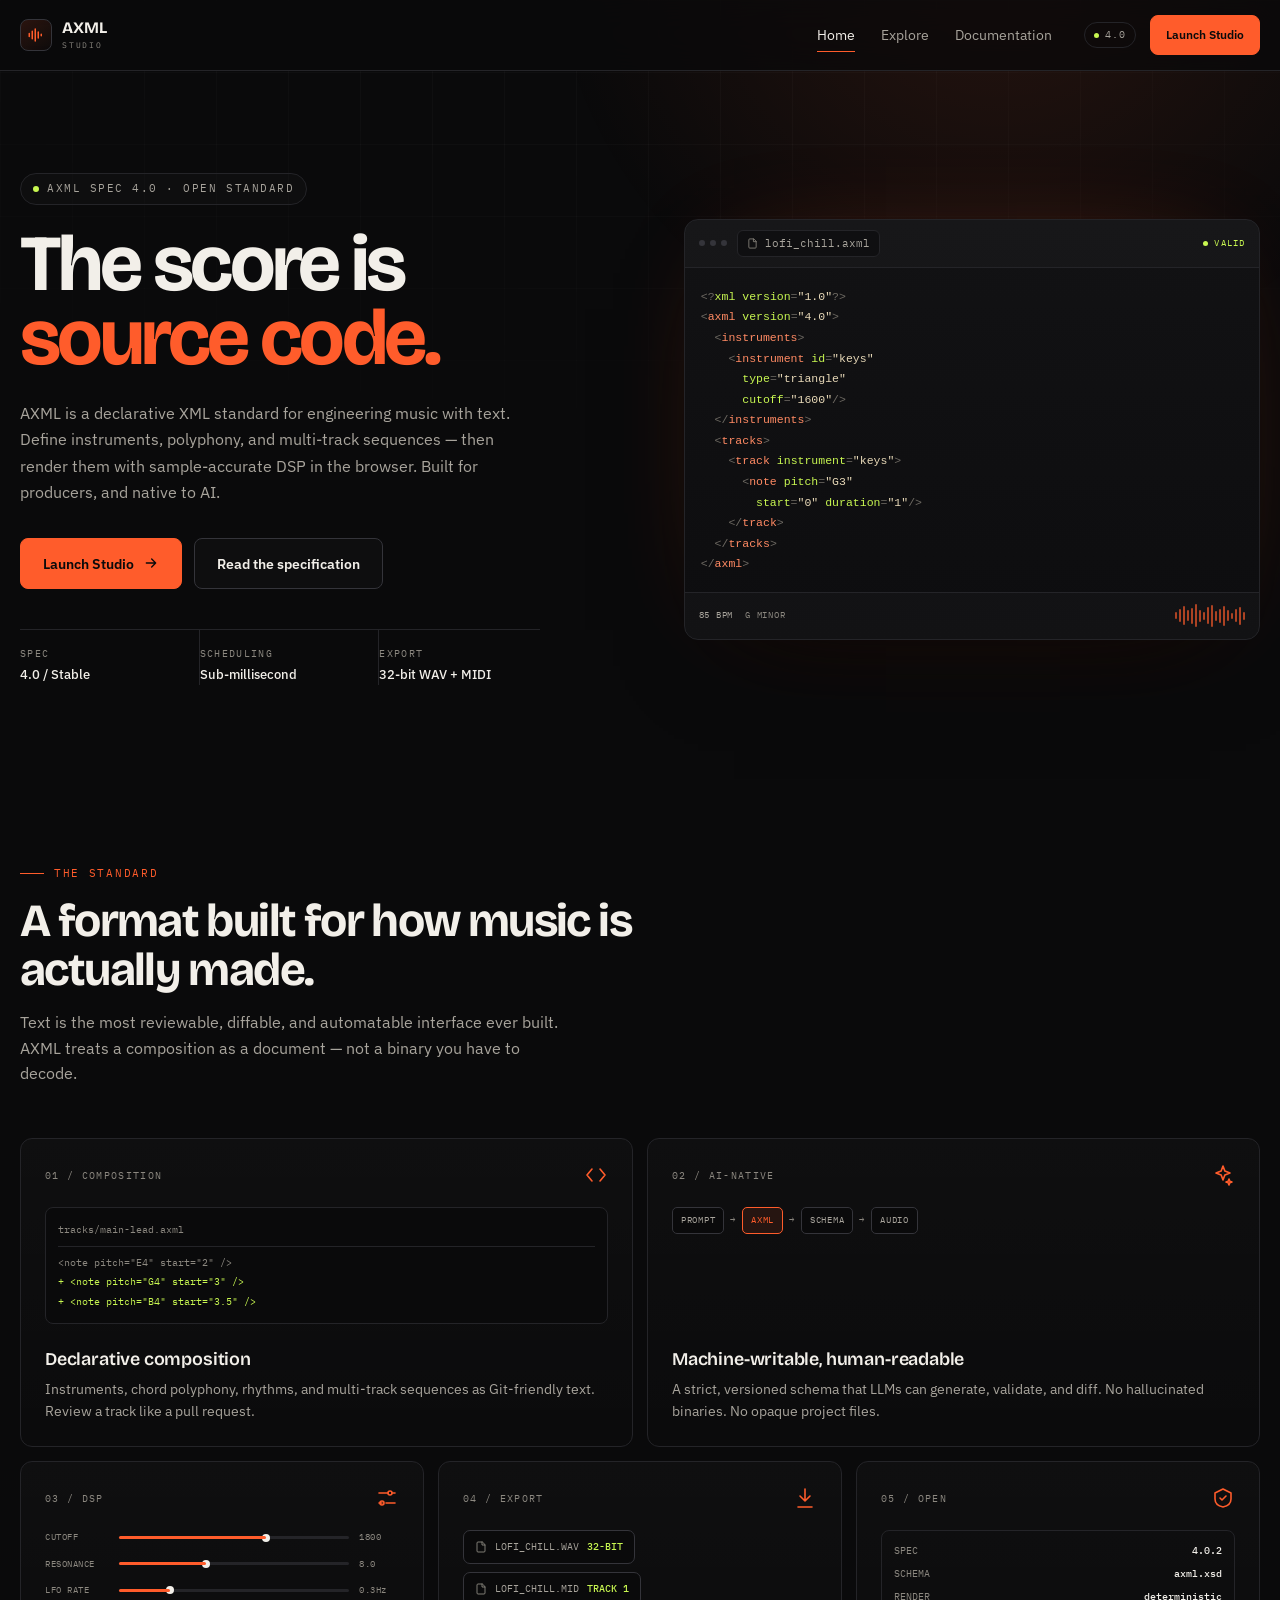
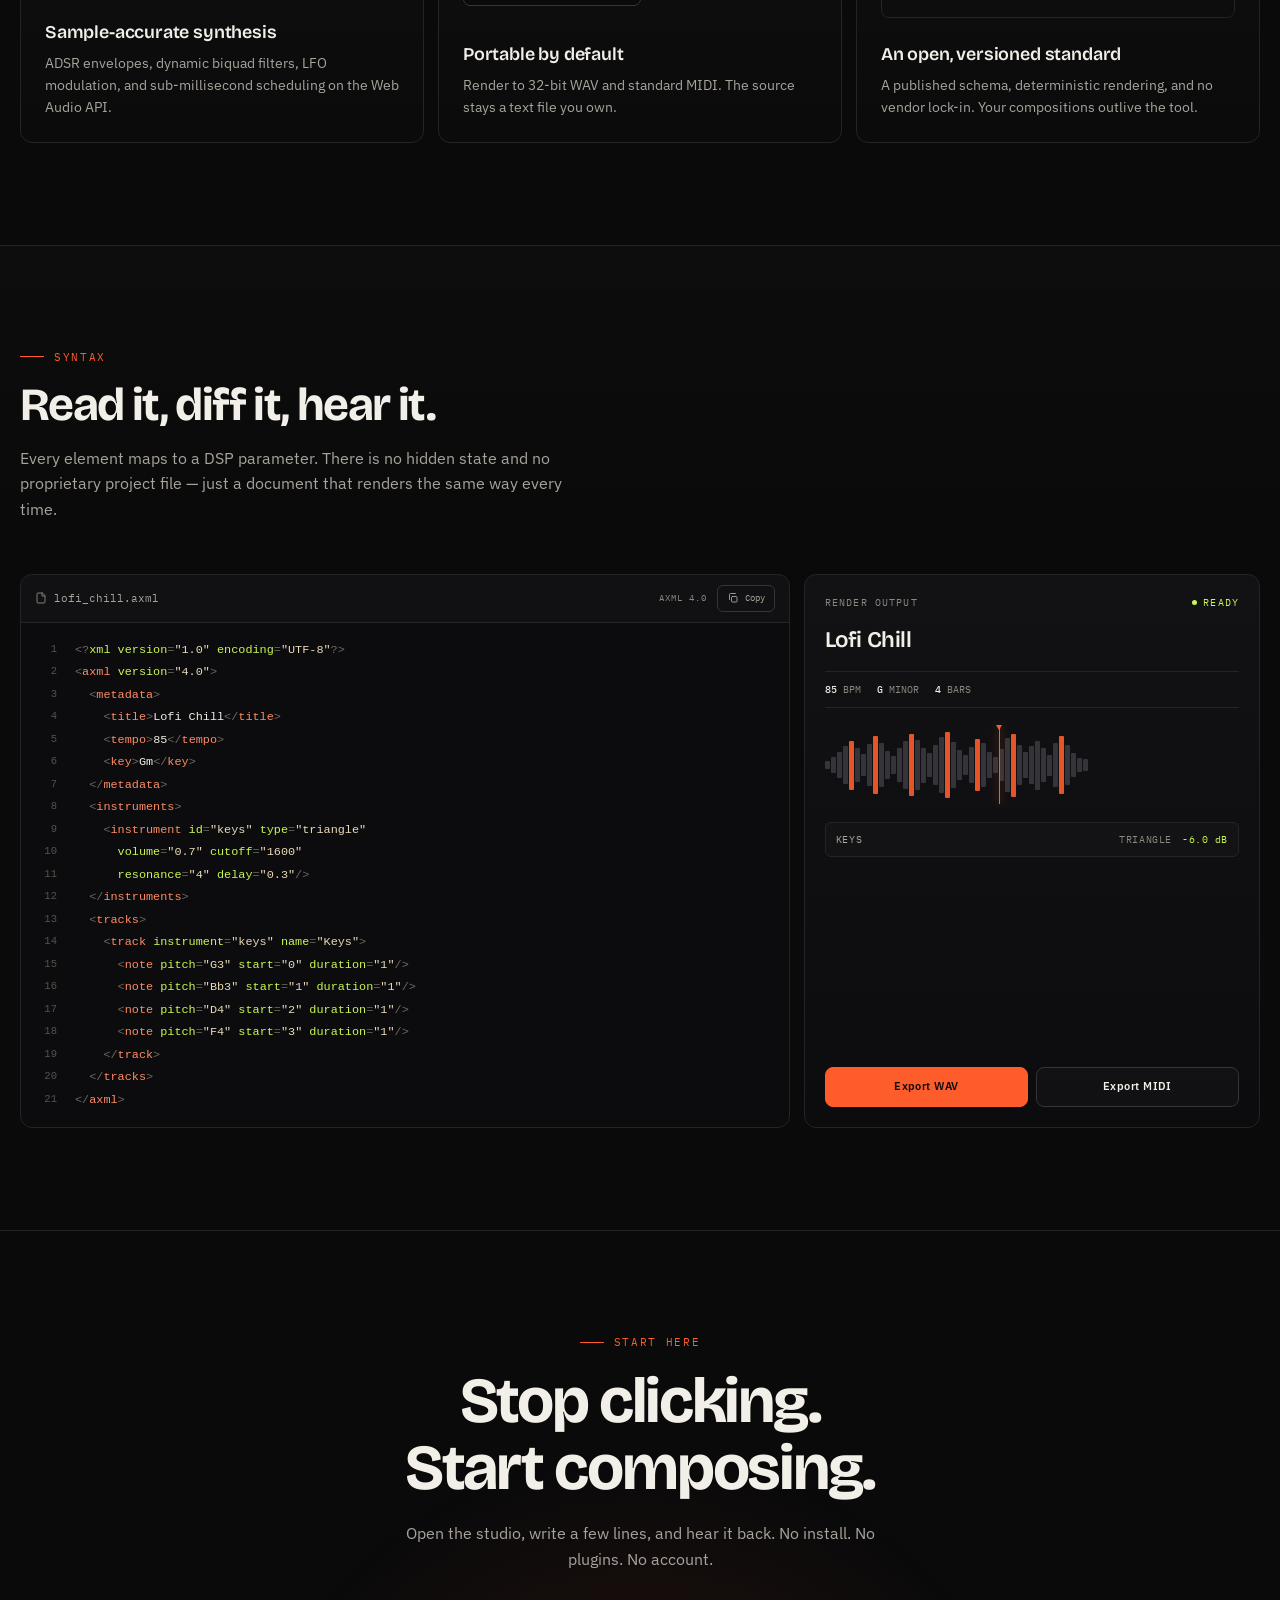
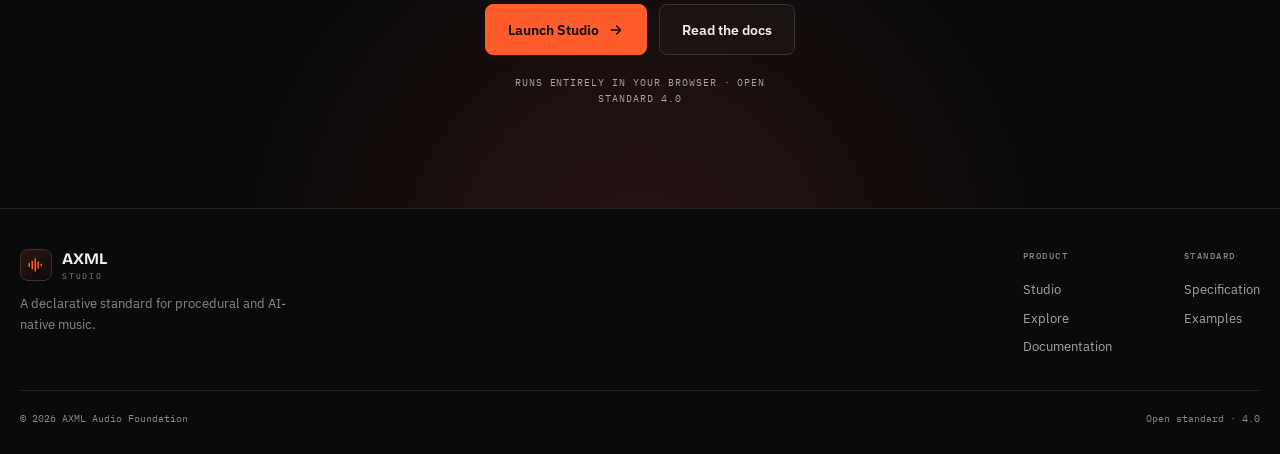
<file: en/landing.html>
<!DOCTYPE html>
<html lang="en">
<head>
  <meta charset="UTF-8">
  <meta name="viewport" content="width=device-width, initial-scale=1">
  <meta name="color-scheme" content="dark">
  <meta name="theme-color" content="#0A0A0B">
  <title>AXML Studio — The score is source code</title>
  <meta name="description" content="AXML is a declarative XML standard for composing music in plain text. Deterministic, AI-native, and rendered with sample-accurate DSP in the browser.">
  <meta property="og:title" content="AXML Studio — The score is source code">
  <meta property="og:description" content="Write instruments, polyphony, and multi-track sequences as Git-friendly text. Render them with sample-accurate DSP.">
  <meta property="og:type" content="website">

  <link rel="icon" href="data:image/svg+xml,%3Csvg xmlns='http://www.w3.org/2000/svg' viewBox='0 0 32 32'%3E%3Crect width='32' height='32' rx='7' fill='%230A0A0B'/%3E%3Cpath d='M8 20v-8M12 24V8M16 18v-4M20 26V6M24 21v-10' stroke='%23FF5C2B' stroke-width='2.5' stroke-linecap='round'/%3E%3C/svg%3E">

  <link rel="preconnect" href="https://fonts.googleapis.com">
  <link rel="preconnect" href="https://fonts.gstatic.com" crossorigin>
  <link href="https://fonts.googleapis.com/css2?family=Bricolage+Grotesque:opsz,wght@12..96,200..800&family=IBM+Plex+Mono:wght@400;500&family=IBM+Plex+Sans:wght@400;500;600&display=swap" rel="stylesheet">

  <script>document.documentElement.classList.add('js');</script>
  <noscript><style>.reveal{opacity:1;transform:none}</style></noscript>

  <style>
    /* ---------- Tokens ---------- */
    :root {
      --bg: #0A0A0B;
      --bg-elev: #0F0F11;
      --surface: #141416;
      --surface-2: #1A1A1D;
      --line: #242428;
      --line-strong: #34343A;
      --text: #F2EFE9;
      --text-2: #A8A49C;
      --text-3: #8C8880;
      --accent: #FF5C2B;
      --accent-hover: #FF7448;
      --accent-soft: rgba(255, 92, 43, 0.10);
      --lime: #C8F751;
      --lime-soft: rgba(200, 247, 81, 0.10);
      --font-display: "Bricolage Grotesque", ui-sans-serif, system-ui, sans-serif;
      --font-body: "IBM Plex Sans", ui-sans-serif, system-ui, sans-serif;
      --font-mono: "IBM Plex Mono", ui-monospace, SFMono-Regular, Menlo, monospace;
      --radius: 12px;
      --max: 1240px;
    }

    /* ---------- Reset / base ---------- */
    *, *::before, *::after { box-sizing: border-box; }
    html { scroll-behavior: smooth; }
    body {
      margin: 0;
      background: var(--bg);
      color: var(--text);
      font-family: var(--font-body);
      font-size: 16px;
      line-height: 1.6;
      -webkit-font-smoothing: antialiased;
      text-rendering: optimizeLegibility;
    }
    img, svg { display: block; max-width: 100%; }
    a { color: inherit; text-decoration: none; }
    button { font: inherit; color: inherit; }
    p { margin: 0; }
    h1, h2, h3, h4 { margin: 0; }
    ::selection { background: var(--accent); color: #0A0A0B; }
    :focus-visible { outline: 2px solid var(--lime); outline-offset: 3px; border-radius: 2px; }

    .sr-only {
      position: absolute; width: 1px; height: 1px; padding: 0; margin: -1px;
      overflow: hidden; clip: rect(0, 0, 0, 0); white-space: nowrap; border: 0;
    }

    .skip-link {
      position: absolute; left: 16px; top: -64px; z-index: 100;
      background: var(--accent); color: #0A0A0B; padding: 10px 16px;
      border-radius: 6px; font-weight: 600; transition: top .2s ease;
    }
    .skip-link:focus { top: 16px; }

    /* ---------- Background ---------- */
    body::before {
      content: "";
      position: fixed; inset: 0; z-index: 0; pointer-events: none;
      background-image:
        linear-gradient(to right, rgba(255,255,255,.022) 1px, transparent 1px),
        linear-gradient(to bottom, rgba(255,255,255,.022) 1px, transparent 1px);
      background-size: 72px 72px;
      -webkit-mask-image: radial-gradient(ellipse 90% 55% at 50% 0%, #000 30%, transparent 100%);
      mask-image: radial-gradient(ellipse 90% 55% at 50% 0%, #000 30%, transparent 100%);
    }
    body::after {
      content: "";
      position: fixed; inset: 0; z-index: 0; pointer-events: none;
      background: radial-gradient(700px circle at 78% -8%, rgba(255,92,43,.12), transparent 65%);
    }

    .site-header, main, .site-footer { position: relative; z-index: 1; }

    /* ---------- Layout ---------- */
    .wrap { width: min(100% - 40px, var(--max)); margin-inline: auto; }
    .section { padding: clamp(56px, 8vw, 104px) 0; }

    /* ---------- Header ---------- */
    .site-header {
      position: sticky; top: 0; z-index: 50;
      background: rgba(10, 10, 11, 0.78);
      -webkit-backdrop-filter: blur(16px) saturate(140%);
      backdrop-filter: blur(16px) saturate(140%);
      border-bottom: 1px solid var(--line);
    }
    .nav { display: flex; align-items: center; gap: 24px; min-height: 70px; }

    .brand { display: inline-flex; align-items: center; gap: 10px; flex: none; }
    .brand-mark {
      width: 32px; height: 32px; border: 1px solid var(--line-strong);
      border-radius: 8px; display: grid; place-items: center;
      color: var(--accent);
      background: linear-gradient(145deg, rgba(255,92,43,.14), rgba(255,92,43,.02));
    }
    .brand-mark svg { width: 18px; height: 18px; }
    .brand-text {
      display: flex; flex-direction: column; line-height: 1;
      font-family: var(--font-display); font-weight: 700;
      font-size: 1rem; letter-spacing: -.01em;
    }
    .brand-text span {
      font-family: var(--font-mono); font-size: .52rem; font-weight: 400;
      letter-spacing: .22em; color: var(--text-3); margin-top: 5px;
    }

    .nav-menu { display: flex; align-items: center; gap: 32px; margin-left: auto; }
    .nav-links { display: flex; align-items: center; gap: 26px; font-size: .875rem; color: var(--text-2); }
    .nav-links a { position: relative; padding: 4px 0; transition: color .2s ease; }
    .nav-links a:hover { color: var(--text); }
    .nav-links a[aria-current="page"] { color: var(--text); }
    .nav-links a[aria-current="page"]::after {
      content: ""; position: absolute; left: 0; right: 0; bottom: -2px;
      height: 1px; background: var(--accent);
    }
    .nav-cta { display: flex; align-items: center; gap: 14px; }

    .pill {
      display: inline-flex; align-items: center; gap: 6px;
      font-family: var(--font-mono); font-size: .6rem; letter-spacing: .1em;
      color: var(--text-2); border: 1px solid var(--line);
      border-radius: 999px; padding: 4px 9px;
    }
    .pill-dot { width: 5px; height: 5px; border-radius: 50%; background: var(--lime); }

    .nav-toggle {
      display: none; width: 40px; height: 40px; margin-left: auto;
      border: 1px solid var(--line-strong); border-radius: 8px;
      background: transparent; align-items: center; justify-content: center;
      cursor: pointer; flex: none;
    }
    .nav-toggle-lines { display: flex; flex-direction: column; gap: 5px; width: 16px; }
    .nav-toggle-lines span { height: 1.5px; background: var(--text); border-radius: 2px; transition: transform .2s ease; }
    .nav-toggle[aria-expanded="true"] .nav-toggle-lines span:first-child { transform: translateY(3.25px) rotate(45deg); }
    .nav-toggle[aria-expanded="true"] .nav-toggle-lines span:last-child { transform: translateY(-3.25px) rotate(-45deg); }

    /* ---------- Buttons ---------- */
    .btn {
      display: inline-flex; align-items: center; justify-content: center; gap: 9px;
      padding: 13px 22px; border-radius: 8px; border: 1px solid transparent;
      font-weight: 600; font-size: .9rem; white-space: nowrap; cursor: pointer;
      transition: transform .18s ease, background .18s ease, border-color .18s ease, color .18s ease;
    }
    .btn svg { width: 16px; height: 16px; flex: none; }
    .btn-primary { background: var(--accent); color: #0A0A0B; border-color: var(--accent); }
    .btn-primary:hover { background: var(--accent-hover); border-color: var(--accent-hover); transform: translateY(-1px); }
    .btn-ghost { border-color: var(--line-strong); color: var(--text); background: rgba(255,255,255,.02); }
    .btn-ghost:hover { border-color: var(--text-3); background: rgba(255,255,255,.05); transform: translateY(-1px); }
    .btn-sm { padding: 9px 15px; font-size: .78rem; }

    /* ---------- Hero ---------- */
    .hero { padding: clamp(48px, 8vw, 110px) 0 clamp(40px, 6vw, 80px); }
    .hero-grid {
      display: grid; grid-template-columns: 1.02fr .98fr;
      gap: clamp(32px, 5vw, 72px); align-items: center;
    }

    .eyebrow {
      display: inline-flex; align-items: center; gap: 8px;
      font-family: var(--font-mono); font-size: .68rem; letter-spacing: .14em;
      text-transform: uppercase; color: var(--text-2);
      border: 1px solid var(--line); border-radius: 999px;
      padding: 6px 12px; background: rgba(255,255,255,.02);
    }
    .status-dot {
      width: 6px; height: 6px; border-radius: 50%; background: var(--lime);
      animation: pulse 2.4s ease-in-out infinite;
    }
    @keyframes pulse {
      0%, 100% { box-shadow: 0 0 0 0 rgba(200,247,81,.28); }
      50% { box-shadow: 0 0 0 4px rgba(200,247,81,0); }
    }

    h1 {
      font-family: var(--font-display);
      font-size: clamp(2.8rem, 6.2vw, 5.4rem);
      line-height: .94; letter-spacing: -.045em; font-weight: 700;
      margin: 22px 0 0;
    }
    h1 .accent { color: var(--accent); }

    .hero-sub {
      max-width: 52ch; color: var(--text-2);
      font-size: clamp(1rem, 1.2vw, 1.1rem); line-height: 1.65;
      margin-top: 24px;
    }
    .hero-actions { display: flex; flex-wrap: wrap; gap: 12px; margin-top: 32px; }

    .hero-meta {
      display: flex; margin: 40px 0 0; border-top: 1px solid var(--line);
      max-width: 520px;
    }
    .hero-meta > div { flex: 1; padding: 16px 18px 0 0; border-right: 1px solid var(--line); }
    .hero-meta > div:last-child { border-right: 0; padding-right: 0; }
    .hero-meta dt {
      font-family: var(--font-mono); font-size: .6rem; letter-spacing: .14em;
      text-transform: uppercase; color: var(--text-3); margin-bottom: 4px;
    }
    .hero-meta dd { margin: 0; font-size: .8rem; font-weight: 500; color: var(--text); }

    /* ---------- Console ---------- */
    .hero-visual { margin: 0; min-width: 0; }
    .console {
      border: 1px solid var(--line); border-radius: 14px; overflow: hidden;
      background: linear-gradient(180deg, #121214, #0D0D0F);
      box-shadow: 0 40px 100px -50px rgba(0,0,0,.95), 0 0 120px -60px rgba(255,92,43,.45);
    }
    .console-top {
      display: flex; align-items: center; gap: 10px;
      padding: 10px 14px; border-bottom: 1px solid var(--line);
      background: rgba(255,255,255,.018);
    }
    .console-dots { display: flex; gap: 5px; }
    .console-dots span { width: 6px; height: 6px; border-radius: 50%; background: var(--line-strong); }
    .console-tab {
      display: inline-flex; align-items: center; gap: 7px;
      font-family: var(--font-mono); font-size: .66rem; color: var(--text-2);
      background: var(--bg-elev); border: 1px solid var(--line);
      border-radius: 6px; padding: 4px 9px;
    }
    .console-tab svg { width: 11px; height: 11px; color: var(--text-3); }
    .console-state {
      margin-left: auto; display: inline-flex; align-items: center; gap: 6px;
      font-family: var(--font-mono); font-size: .58rem; letter-spacing: .12em;
      color: var(--lime);
    }
    .console-state i { width: 5px; height: 5px; border-radius: 50%; background: var(--lime); }
    .console-code {
      margin: 0; padding: 18px 16px;
      font-family: var(--font-mono); font-size: .72rem; line-height: 1.7;
      color: var(--text-2); overflow-x: auto; white-space: pre; tab-size: 2;
    }
    .console-transport {
      display: flex; align-items: center; gap: 12px;
      padding: 11px 14px; border-top: 1px solid var(--line);
      background: rgba(255,255,255,.018);
    }
    .transport-meta {
      display: flex; gap: 12px;
      font-family: var(--font-mono); font-size: .58rem; letter-spacing: .08em;
      color: var(--text-3);
    }
    .transport-meta span:first-child { color: var(--text-2); }
    .mini-wave { display: flex; align-items: center; gap: 2px; height: 24px; margin-left: auto; }
    .mini-wave .bar {
      width: 2px; height: calc(var(--h) * 1%);
      background: var(--accent); opacity: .65; border-radius: 1px;
      transform-origin: center;
      animation: wave 1.6s ease-in-out infinite;
      animation-delay: calc(var(--i) * -0.1s);
    }
    @keyframes wave {
      0%, 100% { transform: scaleY(.55); }
      50% { transform: scaleY(1); }
    }

    /* ---------- Syntax token colors ---------- */
    .t-tag { color: #FF8A63; }
    .t-attr { color: var(--lime); }
    .t-str { color: #E8D9B8; }
    .t-punct { color: #6E6A63; }
    .t-comment { color: #6B6862; font-style: italic; }

    /* ---------- Section headings ---------- */
    .section-head { max-width: 660px; margin-bottom: clamp(32px, 4vw, 52px); }
    .kicker {
      display: flex; align-items: center; gap: 10px;
      font-family: var(--font-mono); font-size: .66rem; letter-spacing: .16em;
      text-transform: uppercase; color: var(--accent); margin-bottom: 16px;
    }
    .kicker::before { content: ""; width: 24px; height: 1px; background: var(--accent); }
    h2 {
      font-family: var(--font-display); font-weight: 700;
      font-size: clamp(1.9rem, 3.6vw, 3rem);
      line-height: 1.05; letter-spacing: -.035em;
    }
    .section-head p { color: var(--text-2); margin-top: 16px; max-width: 56ch; }

    /* ---------- Bento ---------- */
    .bento { display: grid; grid-template-columns: repeat(6, 1fr); gap: 14px; }
    .card {
      position: relative; display: flex; flex-direction: column;
      border: 1px solid var(--line); border-radius: var(--radius);
      background: linear-gradient(180deg, rgba(255,255,255,.025), rgba(255,255,255,.008));
      padding: 24px; overflow: hidden;
      transition: border-color .25s ease, transform .25s ease;
    }
    .card:hover { border-color: var(--line-strong); transform: translateY(-2px); }
    .card--lg { grid-column: span 3; min-height: 300px; }
    .card--sm { grid-column: span 2; min-height: 260px; }

    .card-top { display: flex; align-items: center; justify-content: space-between; gap: 16px; margin-bottom: 20px; }
    .card-index {
      font-family: var(--font-mono); font-size: .6rem; letter-spacing: .14em;
      color: var(--text-3);
    }
    .card-icon { width: 24px; height: 24px; color: var(--accent); flex: none; }
    .card h3 {
      font-family: var(--font-display); font-weight: 600;
      font-size: 1.12rem; letter-spacing: -.01em; line-height: 1.25;
      margin-bottom: 8px;
    }
    .card p { color: var(--text-2); font-size: .86rem; line-height: 1.6; }
    .card-copy { margin-top: auto; padding-top: 20px; }

    /* Card visuals */
    .diff {
      font-family: var(--font-mono); font-size: .64rem; line-height: 1.9;
      border: 1px solid var(--line); border-radius: 8px;
      background: var(--bg); padding: 12px; margin-bottom: 4px;
      overflow: hidden;
    }
    .diff-file { color: var(--text-3); border-bottom: 1px solid var(--line); padding-bottom: 6px; margin-bottom: 6px; }
    .diff .ctx { color: var(--text-3); }
    .diff .add { color: var(--lime); }

    .chain {
      display: flex; flex-wrap: wrap; align-items: center; gap: 6px;
      font-family: var(--font-mono); font-size: .58rem; letter-spacing: .08em;
      margin-bottom: 4px;
    }
    .chip {
      border: 1px solid var(--line-strong); border-radius: 5px;
      padding: 5px 8px; color: var(--text-2); background: var(--bg);
    }
    .chip--active { border-color: var(--accent); color: var(--accent); background: var(--accent-soft); }
    .chain .arrow { color: var(--text-3); }

    .sliders { display: grid; gap: 12px; margin-bottom: 4px; }
    .slider {
      display: grid; grid-template-columns: 64px 1fr 40px;
      align-items: center; gap: 10px;
      font-family: var(--font-mono); font-size: .56rem; letter-spacing: .06em;
      color: var(--text-3);
    }
    .slider-track {
      display: block; position: relative; height: 3px;
      background: var(--line); border-radius: 2px;
    }
    .slider-track::after {
      content: ""; position: absolute; left: 0; top: 0; bottom: 0;
      width: var(--v); background: var(--accent); border-radius: 2px;
    }
    .slider-knob {
      position: absolute; top: 50%; left: var(--v);
      width: 8px; height: 8px; border-radius: 50%; background: var(--text);
      transform: translate(-50%, -50%);
    }

    .files { display: flex; flex-direction: column; align-items: flex-start; gap: 8px; margin-bottom: 4px; }
    .file-chip {
      display: inline-flex; align-items: center; gap: 8px;
      border: 1px solid var(--line-strong); border-radius: 7px;
      padding: 8px 11px; font-family: var(--font-mono); font-size: .62rem;
      color: var(--text-2); background: var(--bg);
    }
    .file-chip svg { width: 12px; height: 12px; color: var(--text-3); }
    .file-chip b { color: var(--lime); font-weight: 500; }

    .version-box {
      border: 1px solid var(--line); border-radius: 8px;
      padding: 12px; margin-bottom: 4px;
      font-family: var(--font-mono); font-size: .62rem; color: var(--text-3);
      display: grid; gap: 7px;
    }
    .version-box .row { display: flex; justify-content: space-between; gap: 12px; }
    .version-box strong { color: var(--text); font-weight: 500; }

    /* ---------- Syntax section ---------- */
    .syntax-section {
      border-top: 1px solid var(--line);
      border-bottom: 1px solid var(--line);
      background: linear-gradient(180deg, rgba(255,255,255,.014), transparent 40%);
    }
    .syntax-grid {
      display: grid; grid-template-columns: 1.35fr .8fr;
      gap: 14px; align-items: stretch;
    }

    .editor {
      display: flex; flex-direction: column; min-width: 0;
      border: 1px solid var(--line); border-radius: var(--radius);
      background: #0C0C0E; overflow: hidden;
    }
    .editor-top {
      display: flex; align-items: center; gap: 12px;
      padding: 10px 14px; border-bottom: 1px solid var(--line);
      background: rgba(255,255,255,.02);
    }
    .editor-tab {
      display: inline-flex; align-items: center; gap: 7px;
      font-family: var(--font-mono); font-size: .66rem; color: var(--text-2);
    }
    .editor-tab svg { width: 12px; height: 12px; color: var(--text-3); }
    .editor-actions { margin-left: auto; display: flex; align-items: center; gap: 10px; }
    .editor-version {
      font-family: var(--font-mono); font-size: .58rem; letter-spacing: .1em;
      color: var(--text-3);
    }
    .icon-btn {
      display: inline-flex; align-items: center; gap: 6px;
      border: 1px solid var(--line-strong); background: transparent;
      border-radius: 6px; padding: 5px 9px; cursor: pointer;
      font-family: var(--font-mono); font-size: .58rem; color: var(--text-2);
      transition: color .2s ease, border-color .2s ease;
    }
    .icon-btn:hover { color: var(--text); border-color: var(--text-3); }
    .icon-btn svg { width: 12px; height: 12px; }

    .code-body {
      margin: 0; padding: 16px 0; flex: 1;
      font-family: var(--font-mono); font-size: .74rem; line-height: 1.9;
      overflow: auto; counter-reset: line;
      scrollbar-width: thin; scrollbar-color: var(--line-strong) transparent;
    }
    .code-body::-webkit-scrollbar { height: 8px; }
    .code-body::-webkit-scrollbar-thumb { background: var(--line-strong); border-radius: 4px; }
    .code-body::-webkit-scrollbar-track { background: transparent; }
    .code-line {
      display: block; position: relative;
      padding: 0 18px 0 54px; white-space: pre; min-width: max-content;
    }
    .code-line::before {
      counter-increment: line; content: counter(line);
      position: absolute; left: 0; width: 36px; text-align: right;
      color: #55524C; font-size: .66rem;
    }
    .code-line:hover { background: rgba(255,255,255,.022); }

    .output {
      display: flex; flex-direction: column; gap: 18px; min-width: 0;
      border: 1px solid var(--line); border-radius: var(--radius);
      background: linear-gradient(180deg, #121214, #0C0C0E);
      padding: 20px;
    }
    .output-head {
      display: flex; align-items: center; justify-content: space-between; gap: 12px;
      font-family: var(--font-mono); font-size: .6rem; letter-spacing: .12em;
      color: var(--text-3);
    }
    .output-live { display: inline-flex; align-items: center; gap: 6px; color: var(--lime); }
    .output-live i { width: 5px; height: 5px; border-radius: 50%; background: var(--lime); }
    .output-title {
      font-family: var(--font-display); font-weight: 600;
      font-size: 1.4rem; letter-spacing: -.02em; line-height: 1.1;
    }
    .output-meta {
      display: flex; gap: 16px; flex-wrap: wrap;
      border-top: 1px solid var(--line); border-bottom: 1px solid var(--line);
      padding: 10px 0;
      font-family: var(--font-mono); font-size: .6rem; color: var(--text-3);
    }
    .output-meta b { color: var(--text); font-weight: 500; }

    .waveform {
      position: relative; display: flex; align-items: center; gap: 1px;
      height: 78px; padding: 4px 0;
    }
    .waveform .bar {
      flex: 1 1 0; min-width: 1px; max-width: 5px;
      height: calc(var(--h) * 1%);
      background: var(--line-strong); border-radius: 1px;
    }
    .waveform .bar.hot { background: var(--accent); opacity: .9; }
    .playhead {
      position: absolute; top: 0; bottom: 0; left: 42%;
      width: 1px; background: var(--accent);
      box-shadow: 0 0 10px rgba(255,92,43,.8);
    }
    .playhead::before {
      content: ""; position: absolute; top: -1px; left: -3px;
      border-left: 3.5px solid transparent;
      border-right: 3.5px solid transparent;
      border-top: 5px solid var(--accent);
    }

    .track-row {
      display: flex; align-items: center; gap: 10px;
      border: 1px solid var(--line); border-radius: 6px;
      padding: 9px 10px; background: rgba(255,255,255,.015);
      font-family: var(--font-mono); font-size: .6rem; letter-spacing: .06em;
      color: var(--text-3);
    }
    .track-row .name { color: var(--text-2); flex: 1; white-space: nowrap; overflow: hidden; text-overflow: ellipsis; }
    .track-row .db { color: var(--lime); }

    .output-actions { display: flex; gap: 8px; margin-top: auto; }
    .output-actions .btn { flex: 1; padding: 10px 10px; font-size: .7rem; letter-spacing: .04em; }

    /* ---------- CTA ---------- */
    .cta-section { position: relative; text-align: center; overflow: hidden; }
    .cta-section::before {
      content: ""; position: absolute; inset: 0; pointer-events: none;
      background: radial-gradient(600px circle at 50% 110%, rgba(255,92,43,.13), transparent 70%);
    }
    .cta-inner { position: relative; max-width: 760px; margin-inline: auto; }
    .cta-section h2 { font-size: clamp(2.2rem, 5vw, 4rem); }
    .cta-section p { color: var(--text-2); margin: 20px auto 0; max-width: 50ch; }
    .cta-actions { display: flex; justify-content: center; flex-wrap: wrap; gap: 12px; margin-top: 32px; }
    .cta-note {
      margin-top: 20px; font-family: var(--font-mono); font-size: .6rem;
      letter-spacing: .1em; color: var(--text-3);
    }

    /* ---------- Footer ---------- */
    .site-footer { border-top: 1px solid var(--line); padding: 40px 0 28px; }
    .footer-top {
      display: flex; justify-content: space-between; gap: 32px; flex-wrap: wrap;
      padding-bottom: 28px; border-bottom: 1px solid var(--line);
    }
    .footer-brand p { color: var(--text-3); font-size: .8rem; max-width: 34ch; margin-top: 12px; }
    .footer-nav { display: flex; gap: clamp(32px, 6vw, 72px); flex-wrap: wrap; }
    .footer-heading {
      font-family: var(--font-mono); font-size: .58rem; font-weight: 500;
      letter-spacing: .16em; text-transform: uppercase; color: var(--text-3);
      margin-bottom: 12px;
    }
    .footer-col a { display: block; font-size: .8rem; color: var(--text-2); padding: 4px 0; }
    .footer-col a:hover { color: var(--text); }
    .footer-bottom {
      display: flex; justify-content: space-between; gap: 16px; flex-wrap: wrap;
      padding-top: 20px;
      font-family: var(--font-mono); font-size: .6rem; color: var(--text-3);
    }

    /* ---------- Reveal ---------- */
    .reveal { opacity: 0; transform: translateY(14px); transition: opacity .6s ease, transform .6s ease; }
    .reveal.is-visible { opacity: 1; transform: none; }

    /* ---------- Responsive ---------- */
    @media (max-width: 980px) {
      .hero-grid { grid-template-columns: 1fr; gap: 48px; }
      .hero-meta { max-width: none; }
      .bento { grid-template-columns: repeat(2, 1fr); }
      .card--lg, .card--sm { grid-column: span 1; }
      .card--lg:first-child { grid-column: span 2; }
      .syntax-grid { grid-template-columns: 1fr; }
    }

    @media (max-width: 880px) {
      .nav { flex-wrap: wrap; gap: 0; padding: 10px 0; }
      .nav-toggle { display: none; }
      .js .nav-toggle { display: inline-flex; }
      .nav-menu {
        display: flex; flex-basis: 100%; flex-direction: column;
        align-items: stretch; gap: 0; margin-left: 0; padding-top: 4px;
      }
      .js .nav-menu { display: none; }
      .js .nav-menu.is-open { display: flex; }
      .nav-links { flex-direction: column; align-items: stretch; gap: 0; }
      .nav-links a { padding: 12px 0; border-bottom: 1px solid var(--line); font-size: .95rem; }
      .nav-links a[aria-current="page"]::after { display: none; }
      .nav-cta { margin-top: 14px; justify-content: space-between; }
    }

    @media (max-width: 640px) {
      .wrap { width: min(100% - 32px, var(--max)); }
      .bento { grid-template-columns: 1fr; }
      .card--lg:first-child { grid-column: span 1; }
      .hero-meta { flex-wrap: wrap; }
      .hero-meta > div { flex: 1 1 40%; border-right: 0; padding: 14px 0 0; }
      .hero-meta > div:nth-child(2) { border-right: 0; }
      .console-code { font-size: .66rem; padding: 16px 12px; }
      .code-body { font-size: .68rem; }
      .code-line { padding-left: 44px; }
      .code-line::before { width: 28px; font-size: .6rem; }
      .editor-version { display: none; }
      .output { padding: 16px; }
      .footer-top { flex-direction: column; }
      .footer-nav { gap: 32px; }
    }

    @media (prefers-reduced-motion: reduce) {
      html { scroll-behavior: auto; }
      *, *::before, *::after {
        animation-duration: .01ms !important;
        animation-iteration-count: 1 !important;
        transition-duration: .01ms !important;
      }
      .reveal { opacity: 1; transform: none; }
    }
  </style>
</head>
<body>
  <a class="skip-link" href="#main">Skip to content</a>

  <header class="site-header">
    <div class="wrap">
      <nav class="nav" aria-label="Primary">
        <a href="landing.html" class="brand">
          <span class="brand-mark">
            <svg viewBox="0 0 24 24" fill="none" stroke="currentColor" stroke-width="2" stroke-linecap="round" aria-hidden="true" focusable="false">
              <path d="M3 14v-4M7 17V7M11 20V4M15 16V8M19 13v-2"/>
            </svg>
          </span>
          <span class="brand-text">AXML<span>STUDIO</span></span>
        </a>

        <button class="nav-toggle" type="button" aria-expanded="false" aria-controls="nav-menu" aria-label="Open menu">
          <span class="nav-toggle-lines" aria-hidden="true"><span></span><span></span></span>
        </button>

        <div class="nav-menu" id="nav-menu">
          <div class="nav-links">
            <a href="landing.html" aria-current="page">Home</a>
            <a href="gallery.html">Explore</a>
            <a href="docs.html">Documentation</a>
          </div>
          <div class="nav-cta">
            <span class="pill"><span class="pill-dot"></span>4.0</span>
            <a href="../index.html" class="btn btn-primary btn-sm">Launch Studio</a>
          </div>
        </div>
      </nav>
    </div>
  </header>

  <main id="main">
    <!-- Hero -->
    <section class="hero">
      <div class="wrap hero-grid">
        <div class="hero-copy reveal">
          <span class="eyebrow"><span class="status-dot"></span>AXML SPEC 4.0 · OPEN STANDARD</span>
          <h1>The score is<br><span class="accent">source code.</span></h1>
          <p class="hero-sub">AXML is a declarative XML standard for engineering music with text. Define instruments, polyphony, and multi-track sequences — then render them with sample-accurate DSP in the browser. Built for producers, and native to AI.</p>

          <div class="hero-actions">
            <a href="../index.html" class="btn btn-primary">
              Launch Studio
              <svg viewBox="0 0 24 24" fill="none" stroke="currentColor" stroke-width="2" stroke-linecap="round" stroke-linejoin="round" aria-hidden="true" focusable="false"><path d="M5 12h14M13 6l6 6-6 6"/></svg>
            </a>
            <a href="docs.html" class="btn btn-ghost">Read the specification</a>
          </div>

          <dl class="hero-meta">
            <div>
              <dt>Spec</dt>
              <dd>4.0 / Stable</dd>
            </div>
            <div>
              <dt>Scheduling</dt>
              <dd>Sub-millisecond</dd>
            </div>
            <div>
              <dt>Export</dt>
              <dd>32-bit WAV + MIDI</dd>
            </div>
          </dl>
        </div>

        <figure class="hero-visual reveal">
          <div class="console" aria-hidden="true">
            <div class="console-top">
              <div class="console-dots"><span></span><span></span><span></span></div>
              <div class="console-tab">
                <svg viewBox="0 0 24 24" fill="none" stroke="currentColor" stroke-width="1.8" stroke-linecap="round" stroke-linejoin="round"><path d="M14 2H6a2 2 0 0 0-2 2v16a2 2 0 0 0 2 2h12a2 2 0 0 0 2-2V8z"/><path d="M14 2v6h6"/></svg>
                lofi_chill.axml
              </div>
              <div class="console-state"><i></i>VALID</div>
            </div>

            <pre class="console-code"><code><span class="t-punct">&lt;?</span><span class="t-attr">xml</span> <span class="t-attr">version</span><span class="t-punct">=</span><span class="t-str">"1.0"</span><span class="t-punct">?&gt;</span>
<span class="t-punct">&lt;</span><span class="t-tag">axml</span> <span class="t-attr">version</span><span class="t-punct">=</span><span class="t-str">"4.0"</span><span class="t-punct">&gt;</span>
  <span class="t-punct">&lt;</span><span class="t-tag">instruments</span><span class="t-punct">&gt;</span>
    <span class="t-punct">&lt;</span><span class="t-tag">instrument</span> <span class="t-attr">id</span><span class="t-punct">=</span><span class="t-str">"keys"</span>
      <span class="t-attr">type</span><span class="t-punct">=</span><span class="t-str">"triangle"</span>
      <span class="t-attr">cutoff</span><span class="t-punct">=</span><span class="t-str">"1600"</span><span class="t-punct">/&gt;</span>
  <span class="t-punct">&lt;/</span><span class="t-tag">instruments</span><span class="t-punct">&gt;</span>
  <span class="t-punct">&lt;</span><span class="t-tag">tracks</span><span class="t-punct">&gt;</span>
    <span class="t-punct">&lt;</span><span class="t-tag">track</span> <span class="t-attr">instrument</span><span class="t-punct">=</span><span class="t-str">"keys"</span><span class="t-punct">&gt;</span>
      <span class="t-punct">&lt;</span><span class="t-tag">note</span> <span class="t-attr">pitch</span><span class="t-punct">=</span><span class="t-str">"G3"</span>
        <span class="t-attr">start</span><span class="t-punct">=</span><span class="t-str">"0"</span> <span class="t-attr">duration</span><span class="t-punct">=</span><span class="t-str">"1"</span><span class="t-punct">/&gt;</span>
    <span class="t-punct">&lt;/</span><span class="t-tag">track</span><span class="t-punct">&gt;</span>
  <span class="t-punct">&lt;/</span><span class="t-tag">tracks</span><span class="t-punct">&gt;</span>
<span class="t-punct">&lt;/</span><span class="t-tag">axml</span><span class="t-punct">&gt;</span></code></pre>

            <div class="console-transport">
              <div class="transport-meta"><span>85 BPM</span><span>G MINOR</span></div>
              <div class="mini-wave">
                <span class="bar" style="--h:30;--i:1"></span>
                <span class="bar" style="--h:55;--i:2"></span>
                <span class="bar" style="--h:80;--i:3"></span>
                <span class="bar" style="--h:45;--i:4"></span>
                <span class="bar" style="--h:65;--i:5"></span>
                <span class="bar" style="--h:95;--i:6"></span>
                <span class="bar" style="--h:50;--i:7"></span>
                <span class="bar" style="--h:35;--i:8"></span>
                <span class="bar" style="--h:70;--i:9"></span>
                <span class="bar" style="--h:90;--i:10"></span>
                <span class="bar" style="--h:40;--i:11"></span>
                <span class="bar" style="--h:60;--i:12"></span>
                <span class="bar" style="--h:85;--i:13"></span>
                <span class="bar" style="--h:45;--i:14"></span>
                <span class="bar" style="--h:25;--i:15"></span>
                <span class="bar" style="--h:55;--i:16"></span>
                <span class="bar" style="--h:75;--i:17"></span>
                <span class="bar" style="--h:35;--i:18"></span>
              </div>
            </div>
          </div>
          <figcaption class="sr-only">Code preview: an AXML document describing a triangle keys instrument and a single-note track at 85 BPM in G minor.</figcaption>
        </figure>
      </div>
    </section>

    <!-- Features -->
    <section class="section">
      <div class="wrap">
        <div class="section-head reveal">
          <div class="kicker">The standard</div>
          <h2>A format built for how music is actually made.</h2>
          <p>Text is the most reviewable, diffable, and automatable interface ever built. AXML treats a composition as a document — not a binary you have to decode.</p>
        </div>

        <div class="bento">
          <article class="card card--lg reveal">
            <div class="card-top">
              <span class="card-index">01 / COMPOSITION</span>
              <svg class="card-icon" viewBox="0 0 24 24" fill="none" stroke="currentColor" stroke-width="1.6" stroke-linecap="round" stroke-linejoin="round" aria-hidden="true" focusable="false"><path d="M8 6 3 12l5 6M16 6l5 6-5 6"/></svg>
            </div>
            <div class="diff" aria-hidden="true">
              <div class="diff-file">tracks/main-lead.axml</div>
              <div class="ctx">  &lt;note pitch="E4" start="2" /&gt;</div>
              <div class="add">+ &lt;note pitch="G4" start="3" /&gt;</div>
              <div class="add">+ &lt;note pitch="B4" start="3.5" /&gt;</div>
            </div>
            <div class="card-copy">
              <h3>Declarative composition</h3>
              <p>Instruments, chord polyphony, rhythms, and multi-track sequences as Git-friendly text. Review a track like a pull request.</p>
            </div>
          </article>

          <article class="card card--lg reveal">
            <div class="card-top">
              <span class="card-index">02 / AI-NATIVE</span>
              <svg class="card-icon" viewBox="0 0 24 24" fill="none" stroke="currentColor" stroke-width="1.6" stroke-linecap="round" stroke-linejoin="round" aria-hidden="true" focusable="false"><path d="M12 3l1.9 5.1L19 10l-5.1 1.9L12 17l-1.9-5.1L5 10l5.1-1.9z"/><path d="M18 16l.8 2.2L21 19l-2.2.8L18 22l-.8-2.2L15 19l2.2-.8z"/></svg>
            </div>
            <div class="chain" aria-hidden="true">
              <span class="chip">PROMPT</span><span class="arrow">→</span>
              <span class="chip chip--active">AXML</span><span class="arrow">→</span>
              <span class="chip">SCHEMA</span><span class="arrow">→</span>
              <span class="chip">AUDIO</span>
            </div>
            <div class="card-copy">
              <h3>Machine-writable, human-readable</h3>
              <p>A strict, versioned schema that LLMs can generate, validate, and diff. No hallucinated binaries. No opaque project files.</p>
            </div>
          </article>

          <article class="card card--sm reveal">
            <div class="card-top">
              <span class="card-index">03 / DSP</span>
              <svg class="card-icon" viewBox="0 0 24 24" fill="none" stroke="currentColor" stroke-width="1.6" stroke-linecap="round" stroke-linejoin="round" aria-hidden="true" focusable="false"><path d="M4 7h9M17 7h3M4 17h3M11 17h9"/><circle cx="15" cy="7" r="2"/><circle cx="7" cy="17" r="2"/></svg>
            </div>
            <div class="sliders" aria-hidden="true">
              <div class="slider"><span>CUTOFF</span><span class="slider-track" style="--v:64%"><span class="slider-knob"></span></span><span>1800</span></div>
              <div class="slider"><span>RESONANCE</span><span class="slider-track" style="--v:38%"><span class="slider-knob"></span></span><span>8.0</span></div>
              <div class="slider"><span>LFO RATE</span><span class="slider-track" style="--v:22%"><span class="slider-knob"></span></span><span>0.3Hz</span></div>
            </div>
            <div class="card-copy">
              <h3>Sample-accurate synthesis</h3>
              <p>ADSR envelopes, dynamic biquad filters, LFO modulation, and sub-millisecond scheduling on the Web Audio API.</p>
            </div>
          </article>

          <article class="card card--sm reveal">
            <div class="card-top">
              <span class="card-index">04 / EXPORT</span>
              <svg class="card-icon" viewBox="0 0 24 24" fill="none" stroke="currentColor" stroke-width="1.6" stroke-linecap="round" stroke-linejoin="round" aria-hidden="true" focusable="false"><path d="M12 3v12M7 10l5 5 5-5M5 21h14"/></svg>
            </div>
            <div class="files" aria-hidden="true">
              <span class="file-chip">
                <svg viewBox="0 0 24 24" fill="none" stroke="currentColor" stroke-width="1.8" stroke-linecap="round" stroke-linejoin="round"><path d="M14 2H6a2 2 0 0 0-2 2v16a2 2 0 0 0 2 2h12a2 2 0 0 0 2-2V8z"/><path d="M14 2v6h6"/></svg>
                LOFI_CHILL.WAV <b>32-BIT</b>
              </span>
              <span class="file-chip">
                <svg viewBox="0 0 24 24" fill="none" stroke="currentColor" stroke-width="1.8" stroke-linecap="round" stroke-linejoin="round"><path d="M14 2H6a2 2 0 0 0-2 2v16a2 2 0 0 0 2 2h12a2 2 0 0 0 2-2V8z"/><path d="M14 2v6h6"/></svg>
                LOFI_CHILL.MID <b>TRACK 1</b>
              </span>
            </div>
            <div class="card-copy">
              <h3>Portable by default</h3>
              <p>Render to 32-bit WAV and standard MIDI. The source stays a text file you own.</p>
            </div>
          </article>

          <article class="card card--sm reveal">
            <div class="card-top">
              <span class="card-index">05 / OPEN</span>
              <svg class="card-icon" viewBox="0 0 24 24" fill="none" stroke="currentColor" stroke-width="1.6" stroke-linecap="round" stroke-linejoin="round" aria-hidden="true" focusable="false"><path d="M12 3l8 4v6c0 4-3.5 7-8 8-4.5-1-8-4-8-8V7z"/><path d="m9 12 2 2 4-4"/></svg>
            </div>
            <div class="version-box" aria-hidden="true">
              <div class="row"><span>SPEC</span><strong>4.0.2</strong></div>
              <div class="row"><span>SCHEMA</span><strong>axml.xsd</strong></div>
              <div class="row"><span>RENDER</span><strong>deterministic</strong></div>
            </div>
            <div class="card-copy">
              <h3>An open, versioned standard</h3>
              <p>A published schema, deterministic rendering, and no vendor lock-in. Your compositions outlive the tool.</p>
            </div>
          </article>
        </div>
      </div>
    </section>

    <!-- Syntax -->
    <section class="section syntax-section">
      <div class="wrap">
        <div class="section-head reveal">
          <div class="kicker">Syntax</div>
          <h2>Read it, diff it, hear it.</h2>
          <p>Every element maps to a DSP parameter. There is no hidden state and no proprietary project file — just a document that renders the same way every time.</p>
        </div>

        <div class="syntax-grid">
          <div class="editor reveal">
            <div class="editor-top">
              <div class="editor-tab">
                <svg viewBox="0 0 24 24" fill="none" stroke="currentColor" stroke-width="1.8" stroke-linecap="round" stroke-linejoin="round" aria-hidden="true" focusable="false"><path d="M14 2H6a2 2 0 0 0-2 2v16a2 2 0 0 0 2 2h12a2 2 0 0 0 2-2V8z"/><path d="M14 2v6h6"/></svg>
                lofi_chill.axml
              </div>
              <div class="editor-actions">
                <span class="editor-version">AXML 4.0</span>
                <button class="icon-btn" type="button" data-copy="#full-code">
                  <svg viewBox="0 0 24 24" fill="none" stroke="currentColor" stroke-width="1.8" stroke-linecap="round" stroke-linejoin="round" aria-hidden="true" focusable="false"><rect x="9" y="9" width="11" height="11" rx="2"/><path d="M5 15V5a2 2 0 0 1 2-2h10"/></svg>
                  <span data-copy-label aria-live="polite">Copy</span>
                </button>
              </div>
            </div>

            <pre class="code-body" id="full-code" tabindex="0" aria-label="AXML example source code"><code><span class="code-line"><span class="t-punct">&lt;?</span><span class="t-attr">xml</span> <span class="t-attr">version</span><span class="t-punct">=</span><span class="t-str">"1.0"</span> <span class="t-attr">encoding</span><span class="t-punct">=</span><span class="t-str">"UTF-8"</span><span class="t-punct">?&gt;</span></span><span class="code-line"><span class="t-punct">&lt;</span><span class="t-tag">axml</span> <span class="t-attr">version</span><span class="t-punct">=</span><span class="t-str">"4.0"</span><span class="t-punct">&gt;</span></span><span class="code-line">  <span class="t-punct">&lt;</span><span class="t-tag">metadata</span><span class="t-punct">&gt;</span></span><span class="code-line">    <span class="t-punct">&lt;</span><span class="t-tag">title</span><span class="t-punct">&gt;</span>Lofi Chill<span class="t-punct">&lt;/</span><span class="t-tag">title</span><span class="t-punct">&gt;</span></span><span class="code-line">    <span class="t-punct">&lt;</span><span class="t-tag">tempo</span><span class="t-punct">&gt;</span>85<span class="t-punct">&lt;/</span><span class="t-tag">tempo</span><span class="t-punct">&gt;</span></span><span class="code-line">    <span class="t-punct">&lt;</span><span class="t-tag">key</span><span class="t-punct">&gt;</span>Gm<span class="t-punct">&lt;/</span><span class="t-tag">key</span><span class="t-punct">&gt;</span></span><span class="code-line">  <span class="t-punct">&lt;/</span><span class="t-tag">metadata</span><span class="t-punct">&gt;</span></span><span class="code-line">  <span class="t-punct">&lt;</span><span class="t-tag">instruments</span><span class="t-punct">&gt;</span></span><span class="code-line">    <span class="t-punct">&lt;</span><span class="t-tag">instrument</span> <span class="t-attr">id</span><span class="t-punct">=</span><span class="t-str">"keys"</span> <span class="t-attr">type</span><span class="t-punct">=</span><span class="t-str">"triangle"</span></span><span class="code-line">      <span class="t-attr">volume</span><span class="t-punct">=</span><span class="t-str">"0.7"</span> <span class="t-attr">cutoff</span><span class="t-punct">=</span><span class="t-str">"1600"</span></span><span class="code-line">      <span class="t-attr">resonance</span><span class="t-punct">=</span><span class="t-str">"4"</span> <span class="t-attr">delay</span><span class="t-punct">=</span><span class="t-str">"0.3"</span><span class="t-punct">/&gt;</span></span><span class="code-line">  <span class="t-punct">&lt;/</span><span class="t-tag">instruments</span><span class="t-punct">&gt;</span></span><span class="code-line">  <span class="t-punct">&lt;</span><span class="t-tag">tracks</span><span class="t-punct">&gt;</span></span><span class="code-line">    <span class="t-punct">&lt;</span><span class="t-tag">track</span> <span class="t-attr">instrument</span><span class="t-punct">=</span><span class="t-str">"keys"</span> <span class="t-attr">name</span><span class="t-punct">=</span><span class="t-str">"Keys"</span><span class="t-punct">&gt;</span></span><span class="code-line">      <span class="t-punct">&lt;</span><span class="t-tag">note</span> <span class="t-attr">pitch</span><span class="t-punct">=</span><span class="t-str">"G3"</span> <span class="t-attr">start</span><span class="t-punct">=</span><span class="t-str">"0"</span> <span class="t-attr">duration</span><span class="t-punct">=</span><span class="t-str">"1"</span><span class="t-punct">/&gt;</span></span><span class="code-line">      <span class="t-punct">&lt;</span><span class="t-tag">note</span> <span class="t-attr">pitch</span><span class="t-punct">=</span><span class="t-str">"Bb3"</span> <span class="t-attr">start</span><span class="t-punct">=</span><span class="t-str">"1"</span> <span class="t-attr">duration</span><span class="t-punct">=</span><span class="t-str">"1"</span><span class="t-punct">/&gt;</span></span><span class="code-line">      <span class="t-punct">&lt;</span><span class="t-tag">note</span> <span class="t-attr">pitch</span><span class="t-punct">=</span><span class="t-str">"D4"</span> <span class="t-attr">start</span><span class="t-punct">=</span><span class="t-str">"2"</span> <span class="t-attr">duration</span><span class="t-punct">=</span><span class="t-str">"1"</span><span class="t-punct">/&gt;</span></span><span class="code-line">      <span class="t-punct">&lt;</span><span class="t-tag">note</span> <span class="t-attr">pitch</span><span class="t-punct">=</span><span class="t-str">"F4"</span> <span class="t-attr">start</span><span class="t-punct">=</span><span class="t-str">"3"</span> <span class="t-attr">duration</span><span class="t-punct">=</span><span class="t-str">"1"</span><span class="t-punct">/&gt;</span></span><span class="code-line">    <span class="t-punct">&lt;/</span><span class="t-tag">track</span><span class="t-punct">&gt;</span></span><span class="code-line">  <span class="t-punct">&lt;/</span><span class="t-tag">tracks</span><span class="t-punct">&gt;</span></span><span class="code-line"><span class="t-punct">&lt;/</span><span class="t-tag">axml</span><span class="t-punct">&gt;</span></span></code></pre>
          </div>

          <aside class="output reveal" aria-label="Render output preview">
            <div class="output-head">
              <span>RENDER OUTPUT</span>
              <span class="output-live"><i></i>READY</span>
            </div>

            <p class="output-title">Lofi Chill</p>

            <div class="output-meta">
              <span><b>85</b> BPM</span>
              <span><b>G</b> MINOR</span>
              <span><b>4</b> BARS</span>
            </div>

            <div class="waveform" aria-hidden="true">
              <span class="bar" style="--h:12"></span>
              <span class="bar" style="--h:22"></span>
              <span class="bar" style="--h:38"></span>
              <span class="bar" style="--h:55"></span>
              <span class="bar hot" style="--h:70"></span>
              <span class="bar" style="--h:48"></span>
              <span class="bar" style="--h:32"></span>
              <span class="bar" style="--h:60"></span>
              <span class="bar hot" style="--h:82"></span>
              <span class="bar" style="--h:64"></span>
              <span class="bar" style="--h:40"></span>
              <span class="bar" style="--h:26"></span>
              <span class="bar" style="--h:48"></span>
              <span class="bar" style="--h:68"></span>
              <span class="bar hot" style="--h:88"></span>
              <span class="bar" style="--h:72"></span>
              <span class="bar" style="--h:50"></span>
              <span class="bar" style="--h:34"></span>
              <span class="bar" style="--h:58"></span>
              <span class="bar" style="--h:80"></span>
              <span class="bar hot" style="--h:95"></span>
              <span class="bar" style="--h:66"></span>
              <span class="bar" style="--h:44"></span>
              <span class="bar" style="--h:28"></span>
              <span class="bar" style="--h:52"></span>
              <span class="bar hot" style="--h:74"></span>
              <span class="bar" style="--h:62"></span>
              <span class="bar" style="--h:38"></span>
              <span class="bar" style="--h:24"></span>
              <span class="bar" style="--h:46"></span>
              <span class="bar" style="--h:78"></span>
              <span class="bar hot" style="--h:90"></span>
              <span class="bar" style="--h:58"></span>
              <span class="bar" style="--h:36"></span>
              <span class="bar" style="--h:54"></span>
              <span class="bar" style="--h:70"></span>
              <span class="bar" style="--h:48"></span>
              <span class="bar" style="--h:30"></span>
              <span class="bar" style="--h:62"></span>
              <span class="bar hot" style="--h:84"></span>
              <span class="bar" style="--h:56"></span>
              <span class="bar" style="--h:34"></span>
              <span class="bar" style="--h:20"></span>
              <span class="bar" style="--h:16"></span>
              <span class="playhead"></span>
            </div>

            <div class="track-row">
              <span class="name">KEYS</span>
              <span>TRIANGLE</span>
              <span class="db">-6.0 dB</span>
            </div>

            <div class="output-actions">
              <a href="../index.html" class="btn btn-primary">Export WAV</a>
              <a href="../index.html" class="btn btn-ghost">Export MIDI</a>
            </div>
          </aside>
        </div>
      </div>
    </section>

    <!-- CTA -->
    <section class="section cta-section">
      <div class="wrap cta-inner reveal">
        <div class="kicker" style="justify-content:center">Start here</div>
        <h2>Stop clicking.<br>Start composing.</h2>
        <p>Open the studio, write a few lines, and hear it back. No install. No plugins. No account.</p>
        <div class="cta-actions">
          <a href="../index.html" class="btn btn-primary">
            Launch Studio
            <svg viewBox="0 0 24 24" fill="none" stroke="currentColor" stroke-width="2" stroke-linecap="round" stroke-linejoin="round" aria-hidden="true" focusable="false"><path d="M5 12h14M13 6l6 6-6 6"/></svg>
          </a>
          <a href="docs.html" class="btn btn-ghost">Read the docs</a>
        </div>
        <p class="cta-note">RUNS ENTIRELY IN YOUR BROWSER · OPEN STANDARD 4.0</p>
      </div>
    </section>
  </main>

  <footer class="site-footer">
    <div class="wrap">
      <div class="footer-top">
        <div class="footer-brand">
          <a href="landing.html" class="brand" aria-label="AXML Studio home">
            <span class="brand-mark">
              <svg viewBox="0 0 24 24" fill="none" stroke="currentColor" stroke-width="2" stroke-linecap="round" aria-hidden="true" focusable="false">
                <path d="M3 14v-4M7 17V7M11 20V4M15 16V8M19 13v-2"/>
              </svg>
            </span>
            <span class="brand-text">AXML<span>STUDIO</span></span>
          </a>
          <p>A declarative standard for procedural and AI-native music.</p>
        </div>

        <nav class="footer-nav" aria-label="Footer">
          <div class="footer-col">
            <h3 class="footer-heading">Product</h3>
            <a href="../index.html">Studio</a>
            <a href="gallery.html">Explore</a>
            <a href="docs.html">Documentation</a>
          </div>
          <div class="footer-col">
            <h3 class="footer-heading">Standard</h3>
            <a href="docs.html">Specification</a>
            <a href="gallery.html">Examples</a>
          </div>
        </nav>
      </div>

      <div class="footer-bottom">
        <span>&copy; <span id="year">2026</span> AXML Audio Foundation</span>
        <span>Open standard · 4.0</span>
      </div>
    </div>
  </footer>

  <script>
    (function () {
      "use strict";

      var toggle = document.querySelector(".nav-toggle");
      var menu = document.getElementById("nav-menu");

      if (toggle && menu) {
        var setOpen = function (open) {
          toggle.setAttribute("aria-expanded", open ? "true" : "false");
          toggle.setAttribute("aria-label", open ? "Close menu" : "Open menu");
          menu.classList.toggle("is-open", open);
        };

        toggle.addEventListener("click", function () {
          setOpen(toggle.getAttribute("aria-expanded") !== "true");
        });

        menu.addEventListener("click", function (event) {
          if (event.target.closest("a")) setOpen(false);
        });

        document.addEventListener("keydown", function (event) {
          if (event.key === "Escape") setOpen(false);
        });

        window.addEventListener("resize", function () {
          if (window.innerWidth > 880) setOpen(false);
        });
      }

      var copyBtn = document.querySelector("[data-copy]");
      if (copyBtn) {
        var target = document.querySelector(copyBtn.getAttribute("data-copy"));
        var label = copyBtn.querySelector("[data-copy-label]");

        copyBtn.addEventListener("click", function () {
          if (!target) return;

          var text = (target.innerText || target.textContent || "").trim();

          var done = function () {
            if (!label) return;
            var original = label.textContent;
            label.textContent = "Copied";
            window.setTimeout(function () {
              label.textContent = original;
            }, 1600);
          };

          var fallback = function () {
            var area = document.createElement("textarea");
            area.value = text;
            area.setAttribute("readonly", "");
            area.style.position = "fixed";
            area.style.top = "-1000px";
            area.style.opacity = "0";
            document.body.appendChild(area);
            area.select();
            try {
              document.execCommand("copy");
              done();
            } catch (err) {
              /* Clipboard unavailable. */
            }
            area.remove();
          };

          if (navigator.clipboard && window.isSecureContext) {
            navigator.clipboard.writeText(text).then(done).catch(fallback);
          } else {
            fallback();
          }
        });
      }

      var reveals = document.querySelectorAll(".reveal");
      var reduceMotion = window.matchMedia("(prefers-reduced-motion: reduce)").matches;

      if (reduceMotion || !("IntersectionObserver" in window)) {
        reveals.forEach(function (el) { el.classList.add("is-visible"); });
      } else {
        var observer = new IntersectionObserver(function (entries) {
          entries.forEach(function (entry) {
            if (entry.isIntersecting) {
              entry.target.classList.add("is-visible");
              observer.unobserve(entry.target);
            }
          });
        }, { threshold: 0.12, rootMargin: "0px 0px -40px 0px" });

        reveals.forEach(function (el) { observer.observe(el); });
      }

      var year = document.getElementById("year");
      if (year) year.textContent = String(new Date().getFullYear());
    })();
  </script>
</body>
</html>
</file>
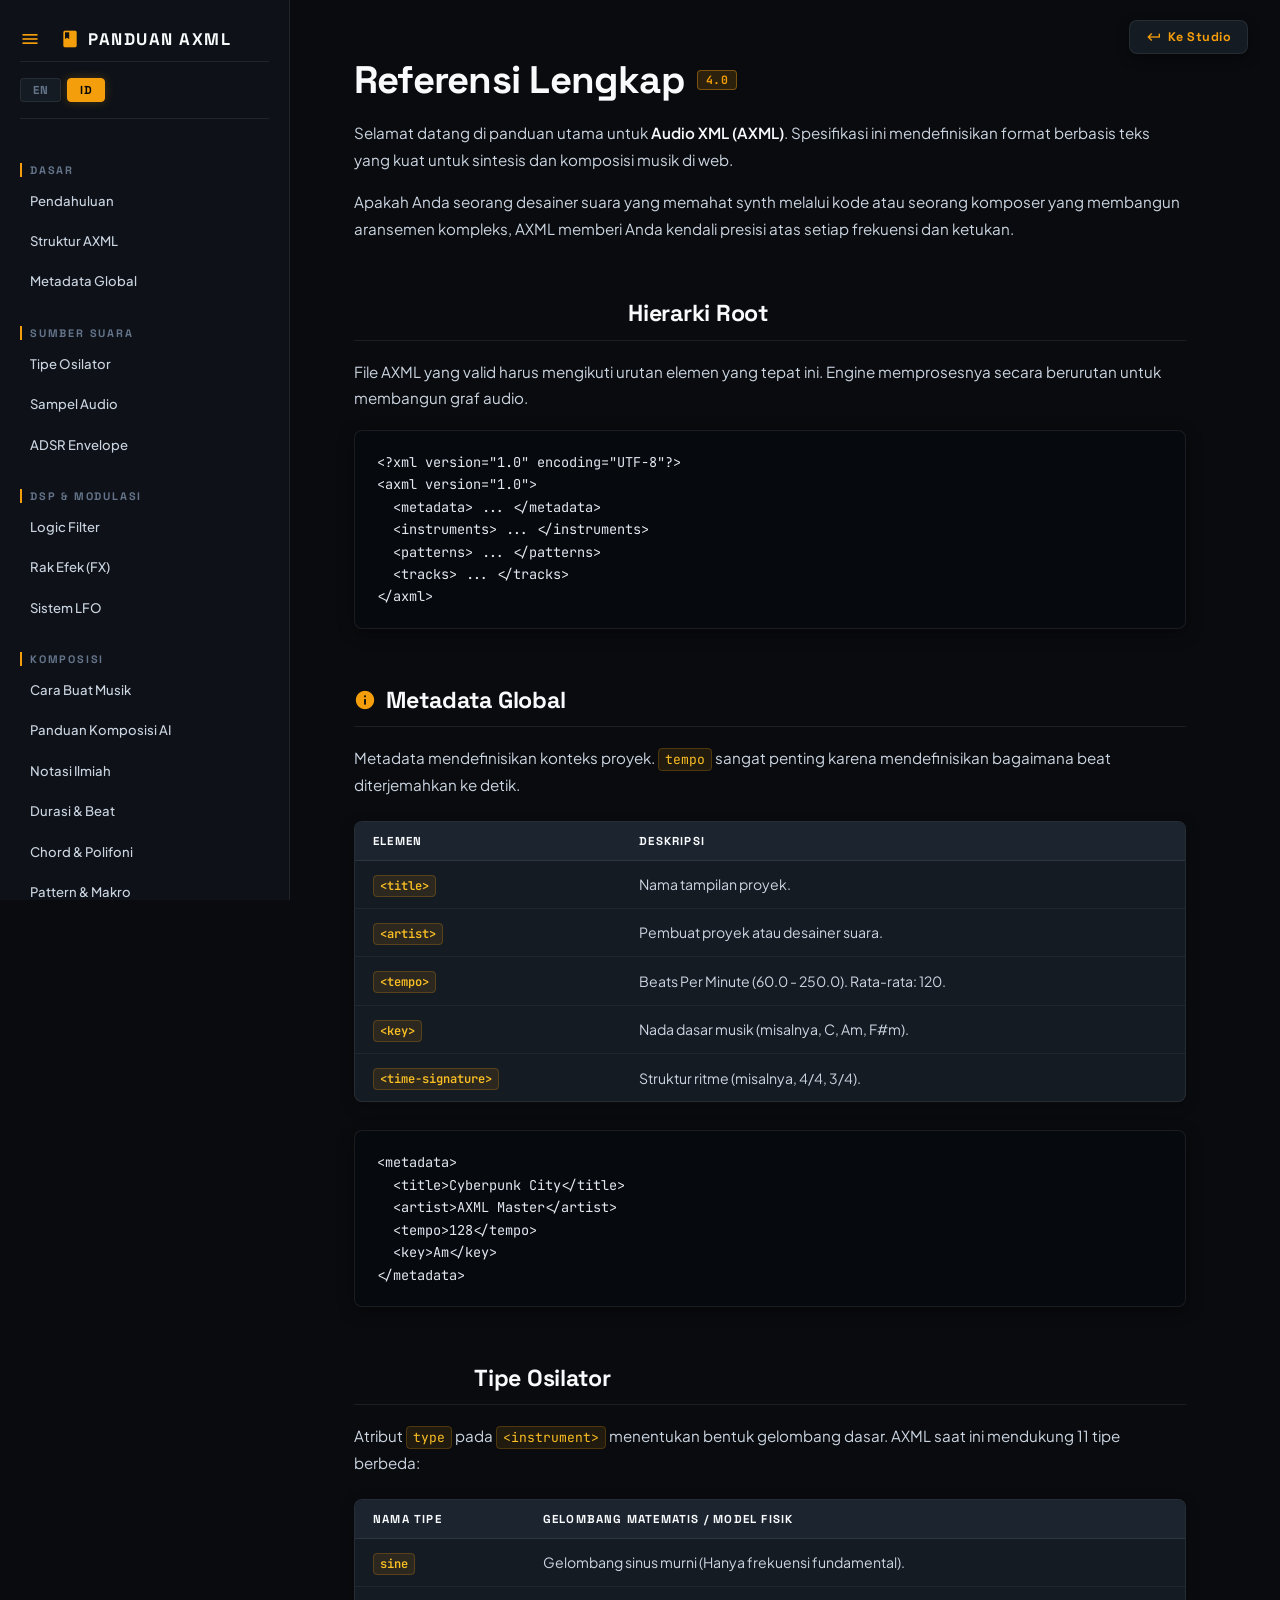
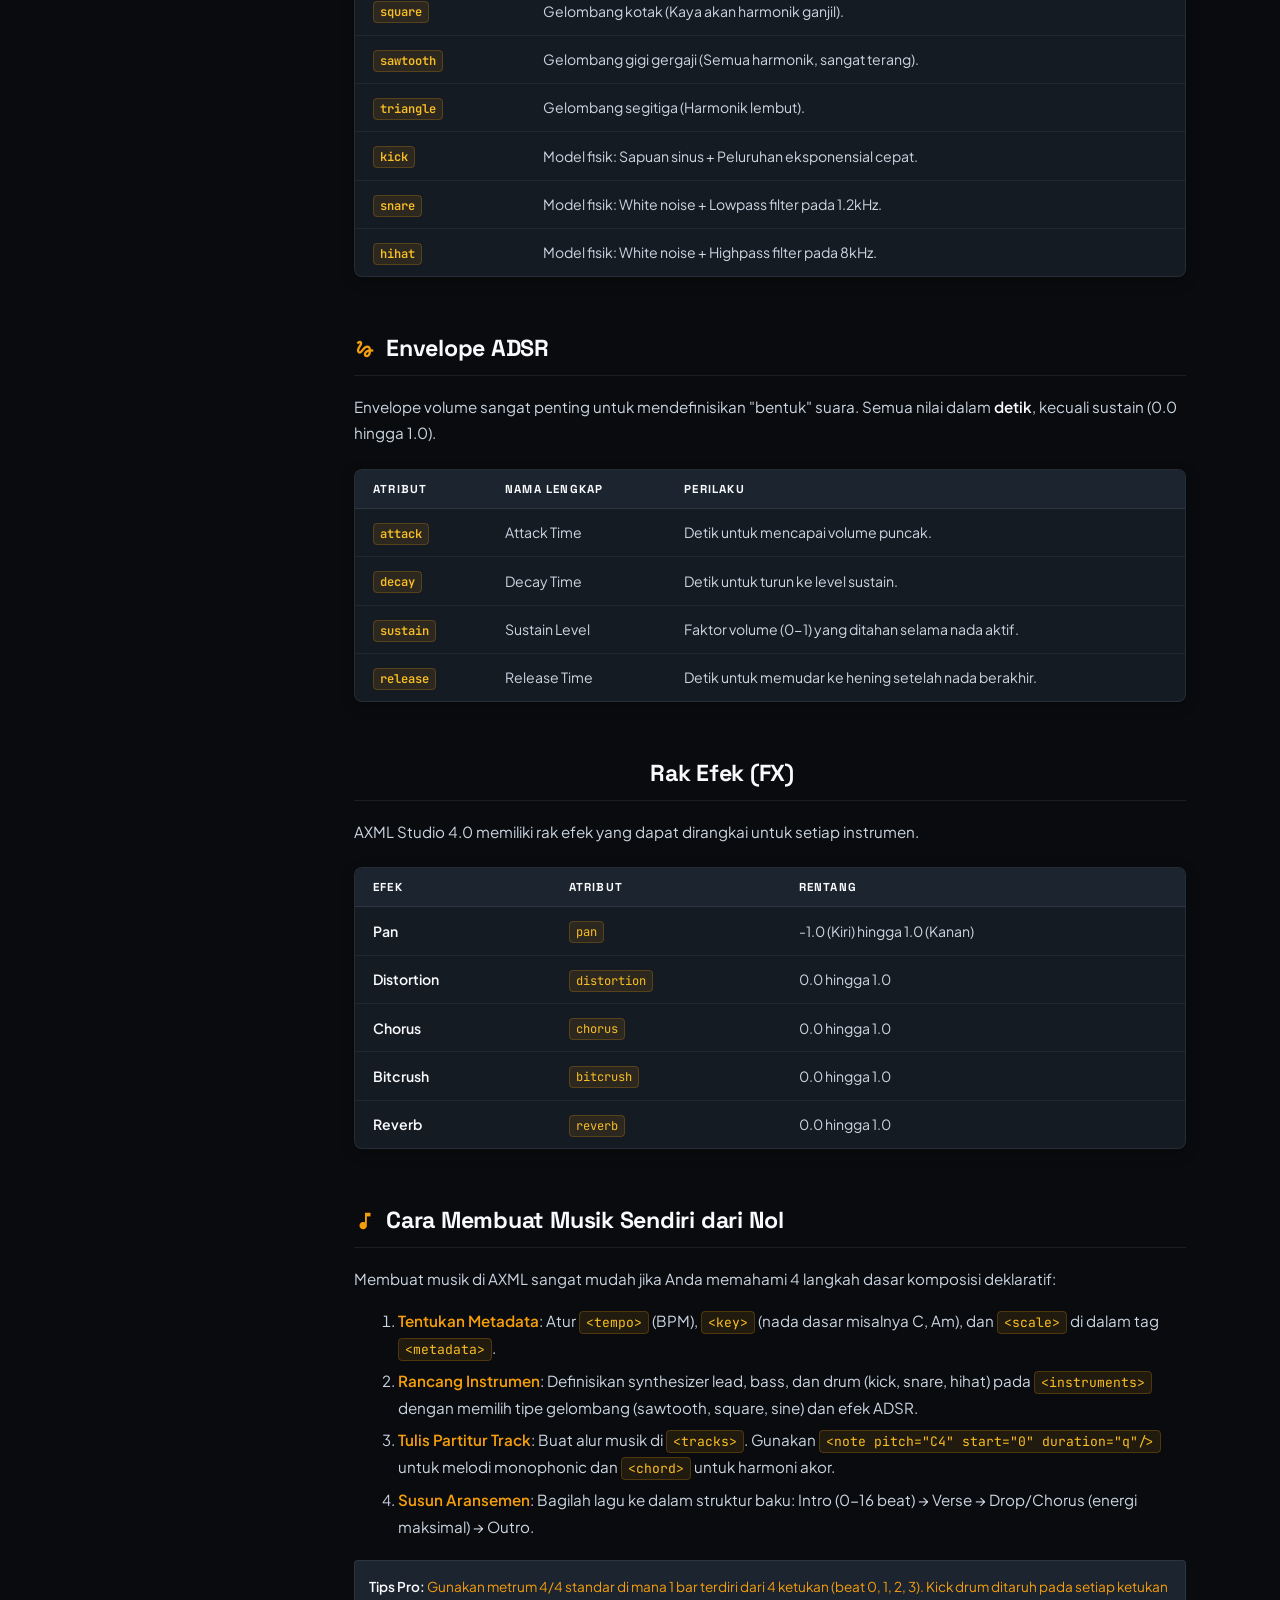
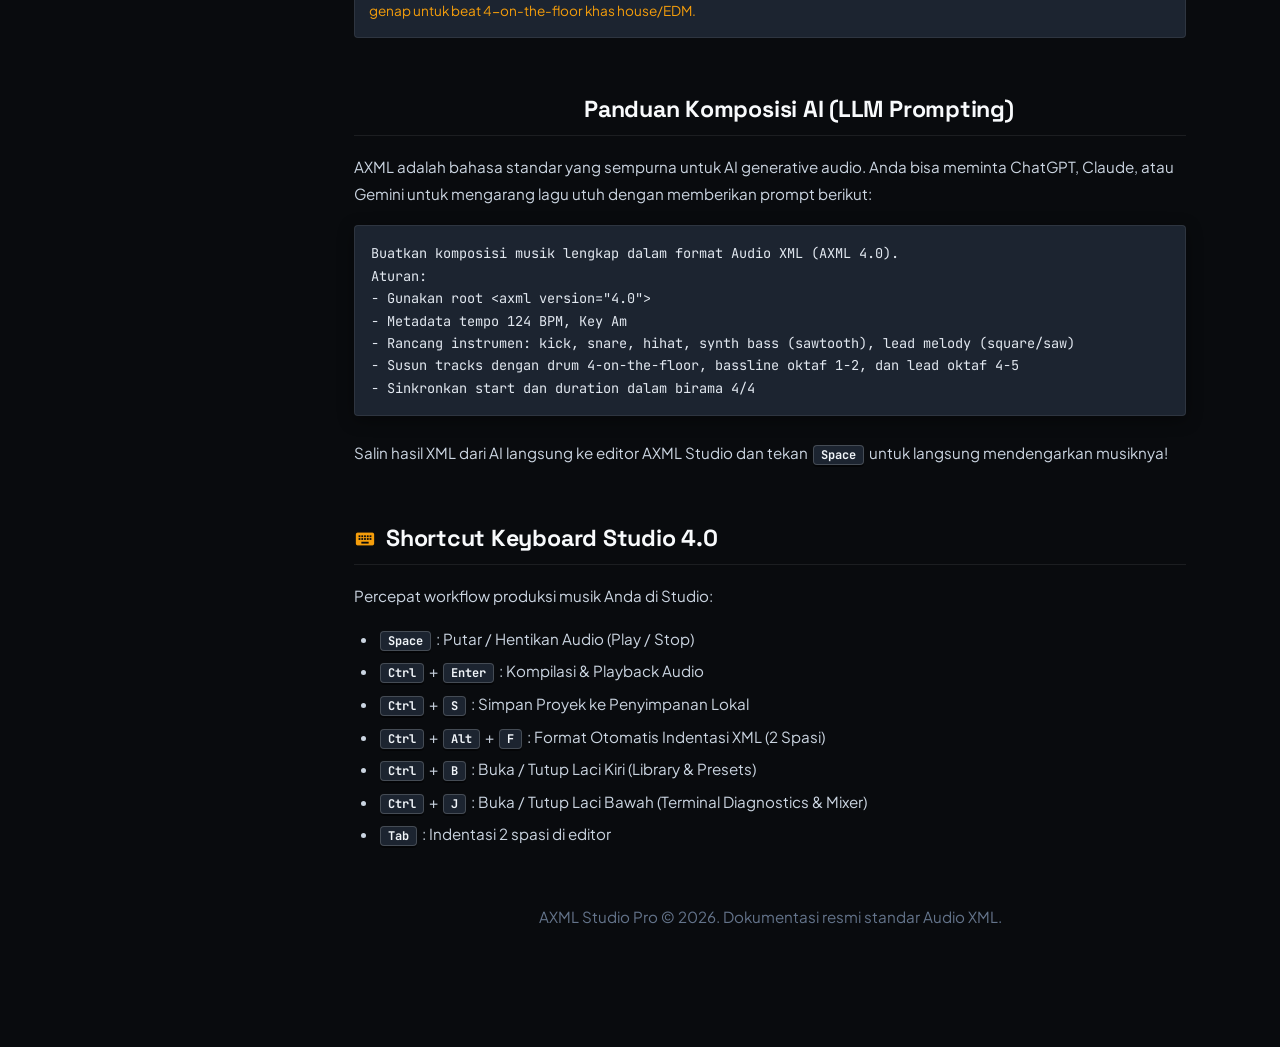
<file: id/docs.html>
<!DOCTYPE html>
<html lang="id">

<head>
    <meta charset="UTF-8">
    <meta name="viewport" content="width=device-width, initial-scale=1.0">
    <title>Dokumentasi Utama AXML</title>
    <link href="https://fonts.googleapis.com/css2?family=Plus+Jakarta+Sans:wght@400;500;600;700&family=Space+Grotesk:wght@600;700;800&family=JetBrains+Mono:wght@400;500&display=swap" rel="stylesheet">
    <link href="https://fonts.googleapis.com/icon?family=Material+Icons" rel="stylesheet">
    
  <link rel="icon" href="data:image/svg+xml,%3Csvg xmlns='http://www.w3.org/2000/svg' viewBox='0 0 32 32'%3E%3Crect width='32' height='32' rx='7' fill='%230A0A0B'/%3E%3Cpath d='M8 20v-8M12 24V8M16 18v-4M20 26V6M24 21v-10' stroke='%23FF5C2B' stroke-width='2.5' stroke-linecap='round'/%3E%3C/svg%3E">

    <link rel="stylesheet" href="../assets/css/docs.css">
    
</head>

<body>
    <a href="../index.html" class="back-btn"><i class="material-icons">keyboard_return</i> Ke Studio</a>

    <aside class="side-nav">
        <h2><i class="material-icons">menu_book</i> PANDUAN AXML</h2>

        <div class="lang-switcher">
            <a href="../en/docs.html" class="lang-btn">EN</a>
            <a href="../id/docs.html" class="lang-btn active">ID</a>
        </div>

        <div class="nav-group" style="margin-top: 20px;">
            <h4>Dasar</h4>
            <ul>
                <li><a href="#intro">Pendahuluan</a></li>
                <li><a href="#hierarchy">Struktur AXML</a></li>
                <li><a href="#metadata">Metadata Global</a></li>
            </ul>
        </div>

        <div class="nav-group">
            <h4>Sumber Suara</h4>
            <ul>
                <li><a href="#instrument-types">Tipe Osilator</a></li>
                <li><a href="#samples">Sampel Audio</a></li>
                <li><a href="#adsr">ADSR Envelope</a></li>
            </ul>
        </div>

        <div class="nav-group">
            <h4>DSP & Modulasi</h4>
            <ul>
                <li><a href="#filters">Logic Filter</a></li>
                <li><a href="#effects">Rak Efek (FX)</a></li>
                <li><a href="#lfo">Sistem LFO</a></li>
            </ul>
        </div>

        <div class="nav-group">
            <h4>Komposisi</h4>
            <ul>
                <li><a href="#cara-buat-musik">Cara Buat Musik</a></li>
                <li><a href="#ai-guide">Panduan Komposisi AI</a></li>
                <li><a href="#notation">Notasi Ilmiah</a></li>
                <li><a href="#tempo">Durasi & Beat</a></li>
                <li><a href="#chords">Chord & Polifoni</a></li>
                <li><a href="#patterns">Pattern & Makro</a></li>
            </ul>
        </div>

        <div class="nav-group">
            <h4>Workflow</h4>
            <ul>
                <li><a href="#shortcuts">Shortcut Keyboard</a></li>
                <li><a href="#mastering">Master Chain</a></li>
            </ul>
        </div>
    </aside>

    <main>
        <section id="intro" class="doc-section">
            <h1>Referensi Lengkap <span class="version-badge">4.0</span></h1>
            <p>Selamat datang di panduan utama untuk <strong>Audio XML (AXML)</strong>. Spesifikasi ini mendefinisikan
                format berbasis teks yang kuat untuk sintesis dan komposisi musik di web.</p>
            <p>Apakah Anda seorang desainer suara yang memahat synth melalui kode atau seorang komposer yang membangun
                aransemen kompleks, AXML memberi Anda kendali presisi atas setiap frekuensi dan ketukan.</p>
        </section>

        <section id="hierarchy" class="doc-section">
            <h2><i class="material-icons">account_tree</i> Hierarki Root</h2>
            <p>File AXML yang valid harus mengikuti urutan elemen yang tepat ini. Engine memprosesnya secara berurutan
                untuk membangun graf audio.</p>
            <pre><code>&lt;?xml version="1.0" encoding="UTF-8"?&gt;
&lt;axml version="1.0"&gt;
  &lt;metadata&gt; ... &lt;/metadata&gt;
  &lt;instruments&gt; ... &lt;/instruments&gt;
  &lt;patterns&gt; ... &lt;/patterns&gt;
  &lt;tracks&gt; ... &lt;/tracks&gt;
&lt;/axml&gt;
</code></pre>
        </section>

        <section id="metadata" class="doc-section">
            <h2><i class="material-icons">info</i> Metadata Global</h2>
            <p>Metadata mendefinisikan konteks proyek. <code>tempo</code> sangat penting karena mendefinisikan bagaimana
                beat diterjemahkan ke detik.</p>
            <table class="attr-table">
                <thead>
                    <tr>
                        <th>Elemen</th>
                        <th>Deskripsi</th>
                    </tr>
                </thead>
                <tbody>
                    <tr>
                        <td><code>&lt;title&gt;</code></td>
                        <td>Nama tampilan proyek.</td>
                    </tr>
                    <tr>
                        <td><code>&lt;artist&gt;</code></td>
                        <td>Pembuat proyek atau desainer suara.</td>
                    </tr>
                    <tr>
                        <td><code>&lt;tempo&gt;</code></td>
                        <td>Beats Per Minute (60.0 - 250.0). Rata-rata: 120.</td>
                    </tr>
                    <tr>
                        <td><code>&lt;key&gt;</code></td>
                        <td>Nada dasar musik (misalnya, C, Am, F#m).</td>
                    </tr>
                    <tr>
                        <td><code>&lt;time-signature&gt;</code></td>
                        <td>Struktur ritme (misalnya, 4/4, 3/4).</td>
                    </tr>
                </tbody>
            </table>
            <pre><code>&lt;metadata&gt;
  &lt;title&gt;Cyberpunk City&lt;/title&gt;
  &lt;artist&gt;AXML Master&lt;/artist&gt;
  &lt;tempo&gt;128&lt;/tempo&gt;
  &lt;key&gt;Am&lt;/key&gt;
&lt;/metadata&gt;</code></pre>
        </section>

        <section id="instrument-types" class="doc-section">
            <h2><i class="material-icons">waves</i> Tipe Osilator</h2>
            <p>Atribut <code>type</code> pada <code>&lt;instrument&gt;</code> menentukan bentuk gelombang dasar. AXML
                saat ini mendukung 11 tipe berbeda:</p>
            <table class="attr-table">
                <thead>
                    <tr>
                        <th>Nama Tipe</th>
                        <th>Gelombang Matematis / Model Fisik</th>
                    </tr>
                </thead>
                <tbody>
                    <tr>
                        <td><code>sine</code></td>
                        <td>Gelombang sinus murni (Hanya frekuensi fundamental).</td>
                    </tr>
                    <tr>
                        <td><code>square</code></td>
                        <td>Gelombang kotak (Kaya akan harmonik ganjil).</td>
                    </tr>
                    <tr>
                        <td><code>sawtooth</code></td>
                        <td>Gelombang gigi gergaji (Semua harmonik, sangat terang).</td>
                    </tr>
                    <tr>
                        <td><code>triangle</code></td>
                        <td>Gelombang segitiga (Harmonik lembut).</td>
                    </tr>
                    <tr>
                        <td><code>kick</code></td>
                        <td>Model fisik: Sapuan sinus + Peluruhan eksponensial cepat.</td>
                    </tr>
                    <tr>
                        <td><code>snare</code></td>
                        <td>Model fisik: White noise + Lowpass filter pada 1.2kHz.</td>
                    </tr>
                    <tr>
                        <td><code>hihat</code></td>
                        <td>Model fisik: White noise + Highpass filter pada 8kHz.</td>
                    </tr>
                </tbody>
            </table>
        </section>

        <section id="adsr" class="doc-section">
            <h2><i class="material-icons">gesture</i> Envelope ADSR</h2>
            <p>Envelope volume sangat penting untuk mendefinisikan "bentuk" suara. Semua nilai dalam
                <strong>detik</strong>, kecuali sustain (0.0 hingga 1.0).</p>
            <table class="attr-table">
                <thead>
                    <tr>
                        <th>Atribut</th>
                        <th>Nama Lengkap</th>
                        <th>Perilaku</th>
                    </tr>
                </thead>
                <tbody>
                    <tr>
                        <td><code>attack</code></td>
                        <td>Attack Time</td>
                        <td>Detik untuk mencapai volume puncak.</td>
                    </tr>
                    <tr>
                        <td><code>decay</code></td>
                        <td>Decay Time</td>
                        <td>Detik untuk turun ke level sustain.</td>
                    </tr>
                    <tr>
                        <td><code>sustain</code></td>
                        <td>Sustain Level</td>
                        <td>Faktor volume (0-1) yang ditahan selama nada aktif.</td>
                    </tr>
                    <tr>
                        <td><code>release</code></td>
                        <td>Release Time</td>
                        <td>Detik untuk memudar ke hening setelah nada berakhir.</td>
                    </tr>
                </tbody>
            </table>
        </section>

        <section id="effects" class="doc-section">
            <h2><i class="material-icons">auto_fix_high</i> Rak Efek (FX)</h2>
            <p>AXML Studio 4.0 memiliki rak efek yang dapat dirangkai untuk setiap instrumen.</p>
            <table class="attr-table">
                <thead>
                    <tr>
                        <th>Efek</th>
                        <th>Atribut</th>
                        <th>Rentang</th>
                    </tr>
                </thead>
                <tbody>
                    <tr>
                        <td><strong>Pan</strong></td>
                        <td><code>pan</code></td>
                        <td>-1.0 (Kiri) hingga 1.0 (Kanan)</td>
                    </tr>
                    <tr>
                        <td><strong>Distortion</strong></td>
                        <td><code>distortion</code></td>
                        <td>0.0 hingga 1.0</td>
                    </tr>
                    <tr>
                        <td><strong>Chorus</strong></td>
                        <td><code>chorus</code></td>
                        <td>0.0 hingga 1.0</td>
                    </tr>
                    <tr>
                        <td><strong>Bitcrush</strong></td>
                        <td><code>bitcrush</code></td>
                        <td>0.0 hingga 1.0</td>
                    </tr>
                    <tr>
                        <td><strong>Reverb</strong></td>
                        <td><code>reverb</code></td>
                        <td>0.0 hingga 1.0</td>
                    </tr>
                </tbody>
            </table>
        </section>

        <section id="cara-buat-musik" class="doc-section">
            <h2><i class="material-icons">music_note</i> Cara Membuat Musik Sendiri dari Nol</h2>
            <p>Membuat musik di AXML sangat mudah jika Anda memahami 4 langkah dasar komposisi deklaratif:</p>
            <ol style="margin-left: 20px; line-height: 1.8; color: var(--text-secondary);">
                <li><strong>Tentukan Metadata</strong>: Atur <code>&lt;tempo&gt;</code> (BPM), <code>&lt;key&gt;</code> (nada dasar misalnya C, Am), dan <code>&lt;scale&gt;</code> di dalam tag <code>&lt;metadata&gt;</code>.</li>
                <li><strong>Rancang Instrumen</strong>: Definisikan synthesizer lead, bass, dan drum (kick, snare, hihat) pada <code>&lt;instruments&gt;</code> dengan memilih tipe gelombang (sawtooth, square, sine) dan efek ADSR.</li>
                <li><strong>Tulis Partitur Track</strong>: Buat alur musik di <code>&lt;tracks&gt;</code>. Gunakan <code>&lt;note pitch="C4" start="0" duration="q"/&gt;</code> untuk melodi monophonic dan <code>&lt;chord&gt;</code> untuk harmoni akor.</li>
                <li><strong>Susun Aransemen</strong>: Bagilah lagu ke dalam struktur baku: Intro (0-16 beat) &rarr; Verse &rarr; Drop/Chorus (energi maksimal) &rarr; Outro.</li>
            </ol>
            <div style="background: var(--bg-surface-3); padding: 14px; border-radius: var(--radius-sm); border: 1px solid var(--glass-border); margin-top: 12px;">
                <p style="margin: 0; font-size: 0.85rem; color: var(--primary);"><strong>Tips Pro:</strong> Gunakan metrum 4/4 standar di mana 1 bar terdiri dari 4 ketukan (beat 0, 1, 2, 3). Kick drum ditaruh pada setiap ketukan genap untuk beat 4-on-the-floor khas house/EDM.</p>
            </div>
        </section>

        <section id="ai-guide" class="doc-section">
            <h2><i class="material-icons">psychology</i> Panduan Komposisi AI (LLM Prompting)</h2>
            <p>AXML adalah bahasa standar yang sempurna untuk AI generative audio. Anda bisa meminta ChatGPT, Claude, atau Gemini untuk mengarang lagu utuh dengan memberikan prompt berikut:</p>
            <pre style="background: var(--bg-surface-3); padding: 16px; border-radius: var(--radius-sm); font-family: var(--font-code); font-size: 0.8rem; overflow-x: auto; color: #34d399; border: 1px solid var(--glass-border);"><code>Buatkan komposisi musik lengkap dalam format Audio XML (AXML 4.0).
Aturan:
- Gunakan root &lt;axml version="4.0"&gt;
- Metadata tempo 124 BPM, Key Am
- Rancang instrumen: kick, snare, hihat, synth bass (sawtooth), lead melody (square/saw)
- Susun tracks dengan drum 4-on-the-floor, bassline oktaf 1-2, dan lead oktaf 4-5
- Sinkronkan start dan duration dalam birama 4/4</code></pre>
            <p>Salin hasil XML dari AI langsung ke editor AXML Studio dan tekan <kbd class="kbd">Space</kbd> untuk langsung mendengarkan musiknya!</p>
        </section>

        <section id="shortcuts" class="doc-section">
            <h2><i class="material-icons">keyboard</i> Shortcut Keyboard Studio 4.0</h2>
            <p>Percepat workflow produksi musik Anda di Studio:</p>
            <ul>
                <li><kbd class="kbd">Space</kbd> : Putar / Hentikan Audio (Play / Stop)</li>
                <li><kbd class="kbd">Ctrl</kbd> + <kbd class="kbd">Enter</kbd> : Kompilasi & Playback Audio</li>
                <li><kbd class="kbd">Ctrl</kbd> + <kbd class="kbd">S</kbd> : Simpan Proyek ke Penyimpanan Lokal</li>
                <li><kbd class="kbd">Ctrl</kbd> + <kbd class="kbd">Alt</kbd> + <kbd class="kbd">F</kbd> : Format Otomatis Indentasi XML (2 Spasi)</li>
                <li><kbd class="kbd">Ctrl</kbd> + <kbd class="kbd">B</kbd> : Buka / Tutup Laci Kiri (Library & Presets)</li>
                <li><kbd class="kbd">Ctrl</kbd> + <kbd class="kbd">J</kbd> : Buka / Tutup Laci Bawah (Terminal Diagnostics & Mixer)</li>
                <li><kbd class="kbd">Tab</kbd> : Indentasi 2 spasi di editor</li>
            </ul>
        </section>

        <p style="text-align:center; color:var(--text-muted); margin-top:50px;">AXML Studio Pro &copy; 2026. Dokumentasi resmi standar Audio XML.</p>
    </main>
</body>

</html>
</file>
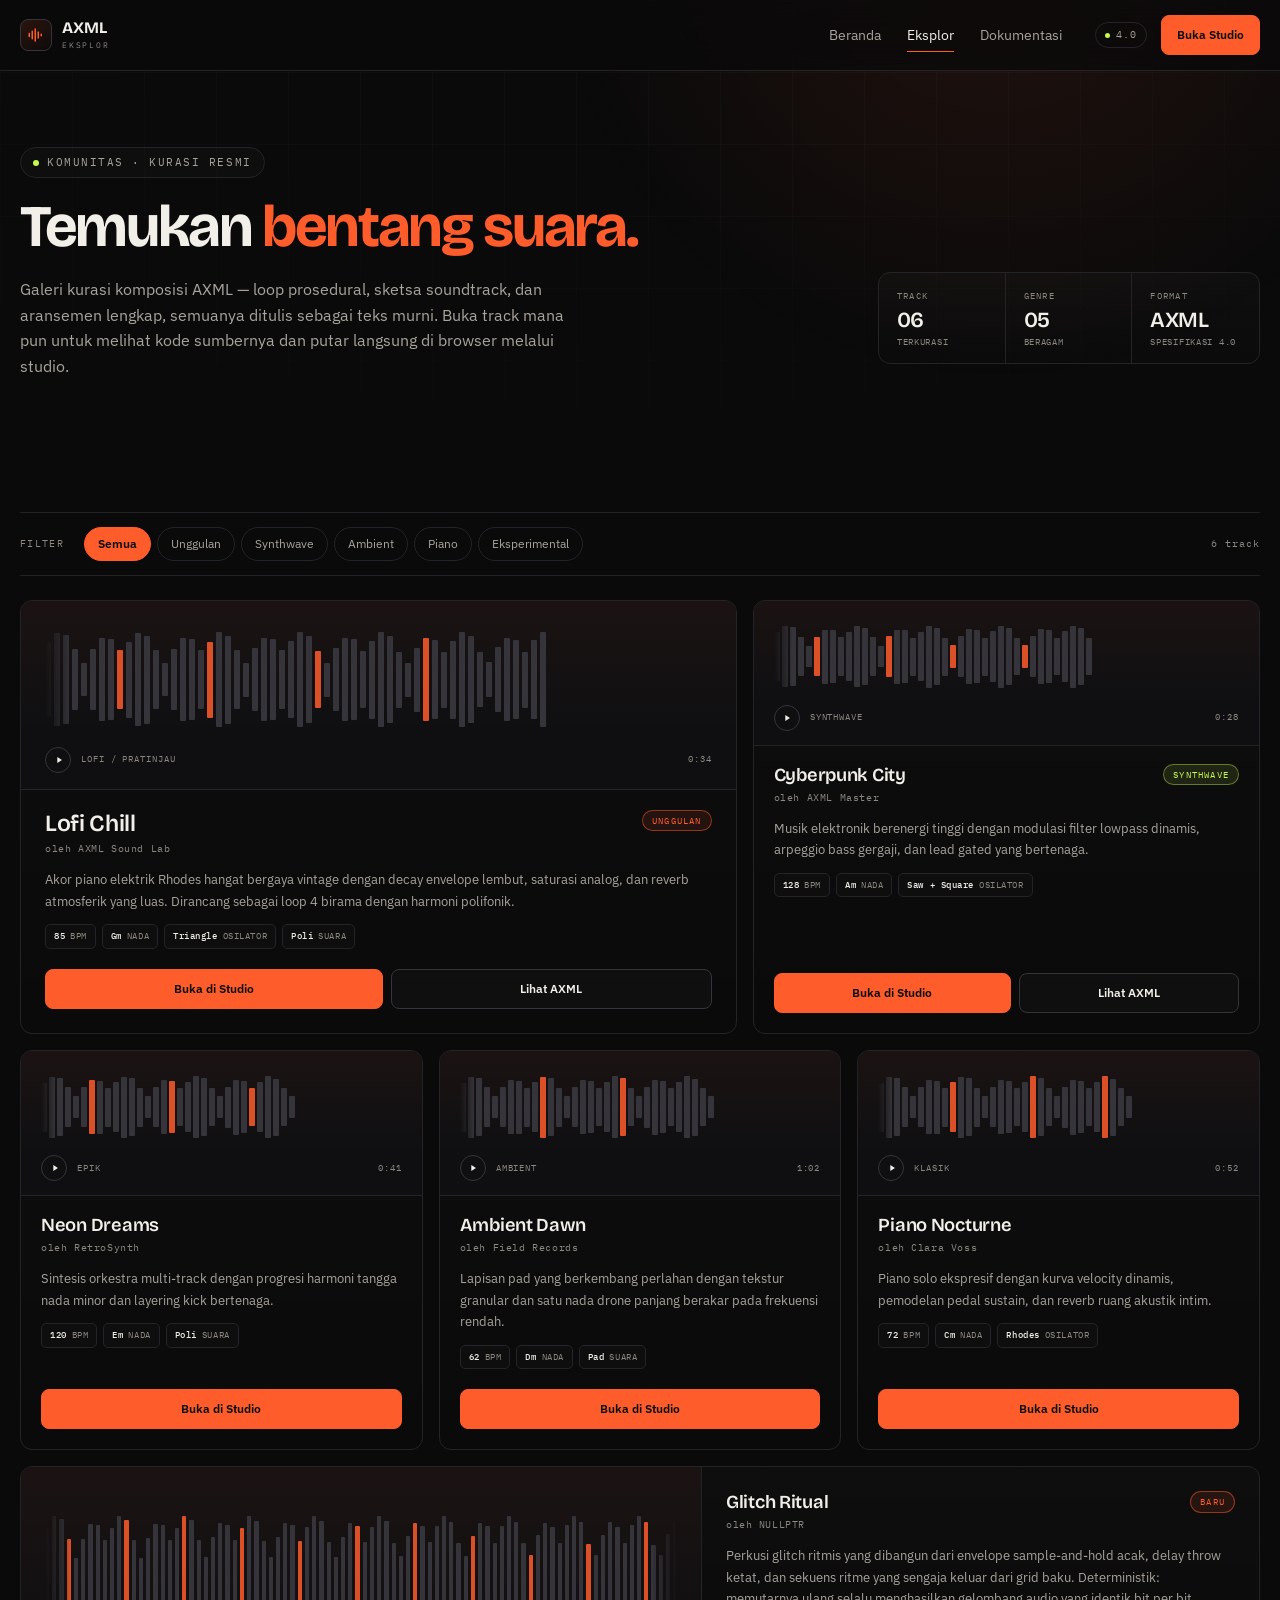
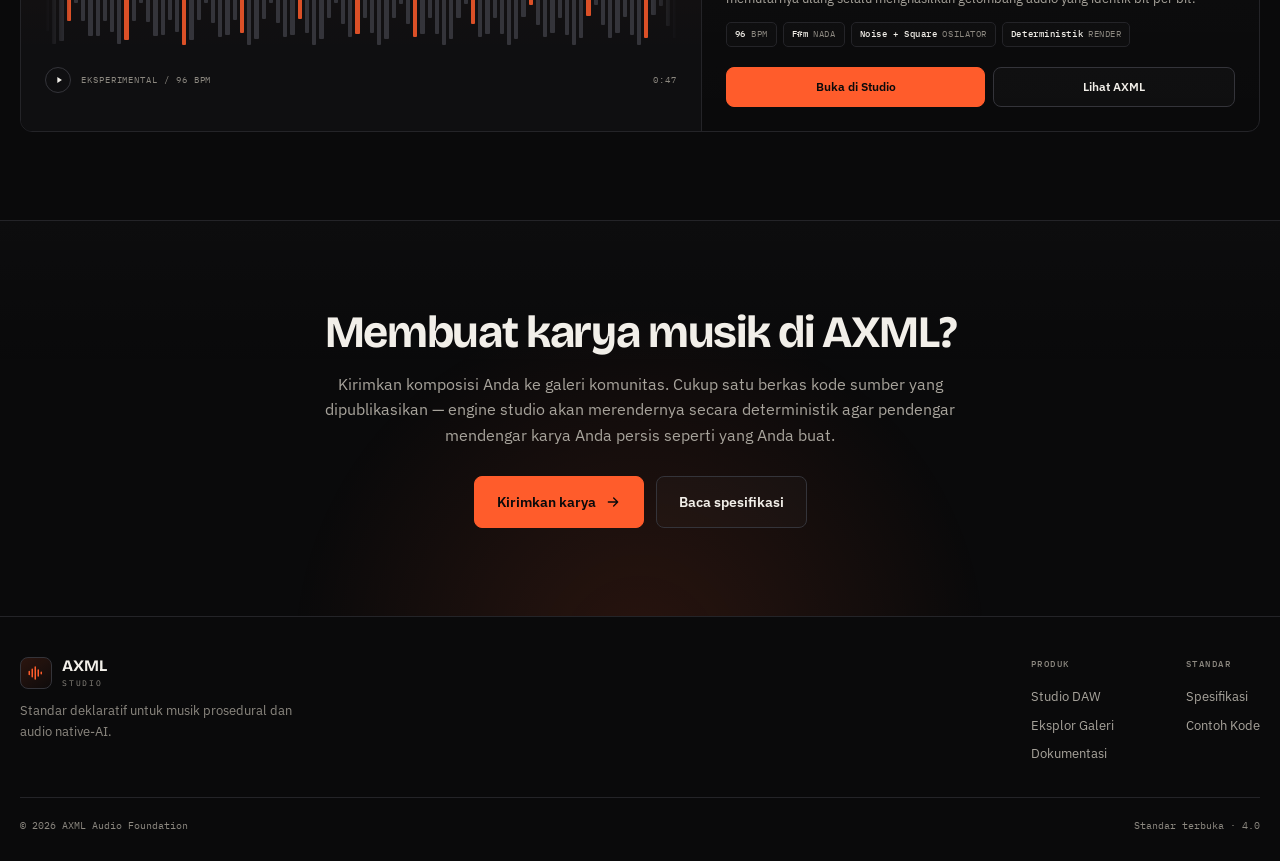
<file: id/gallery.html>
<!DOCTYPE html>
<html lang="id">
<head>
  <meta charset="UTF-8">
  <meta name="viewport" content="width=device-width, initial-scale=1">
  <meta name="color-scheme" content="dark">
  <meta name="theme-color" content="#0A0A0B">
  <title>Eksplor — Galeri Komunitas AXML</title>
  <meta name="description" content="Koleksi kurasi komposisi musik prosedural, loop synth, dan soundtrack yang direkayasa sepenuhnya dalam bahasa deklaratif AXML.">
  <meta property="og:title" content="Eksplor — Galeri Komunitas AXML">
  <meta property="og:description" content="Galeri kurasi komposisi AXML: lo-fi, synthwave, ambient, klasik, dan eksperimental.">
  <meta property="og:type" content="website">

  <link rel="icon" href="data:image/svg+xml,%3Csvg xmlns='http://www.w3.org/2000/svg' viewBox='0 0 32 32'%3E%3Crect width='32' height='32' rx='7' fill='%230A0A0B'/%3E%3Cpath d='M8 20v-8M12 24V8M16 18v-4M20 26V6M24 21v-10' stroke='%23FF5C2B' stroke-width='2.5' stroke-linecap='round'/%3E%3C/svg%3E">

  <link rel="preconnect" href="https://fonts.googleapis.com">
  <link rel="preconnect" href="https://fonts.gstatic.com" crossorigin>
  <link href="https://fonts.googleapis.com/css2?family=Bricolage+Grotesque:opsz,wght@12..96,200..800&family=IBM+Plex+Mono:wght@400;500&family=IBM+Plex+Sans:wght@400;500;600&display=swap" rel="stylesheet">

  <script>document.documentElement.classList.add('js');</script>
  <noscript><style>.reveal{opacity:1;transform:none}</style></noscript>

  <style>
    /* ---------- Tokens (shared with landing) ---------- */
    :root {
      --bg: #0A0A0B;
      --bg-elev: #0F0F11;
      --surface: #141416;
      --surface-2: #1A1A1D;
      --line: #242428;
      --line-strong: #34343A;
      --text: #F2EFE9;
      --text-2: #A8A49C;
      --text-3: #8C8880;
      --accent: #FF5C2B;
      --accent-hover: #FF7448;
      --accent-soft: rgba(255, 92, 43, 0.10);
      --lime: #C8F751;
      --lime-soft: rgba(200, 247, 81, 0.10);
      --font-display: "Bricolage Grotesque", ui-sans-serif, system-ui, sans-serif;
      --font-body: "IBM Plex Sans", ui-sans-serif, system-ui, sans-serif;
      --font-mono: "IBM Plex Mono", ui-monospace, SFMono-Regular, Menlo, monospace;
      --radius: 12px;
      --max: 1240px;
    }

    /* ---------- Reset / base ---------- */
    *, *::before, *::after { box-sizing: border-box; }
    html { scroll-behavior: smooth; }
    body {
      margin: 0;
      background: var(--bg);
      color: var(--text);
      font-family: var(--font-body);
      font-size: 16px;
      line-height: 1.6;
      -webkit-font-smoothing: antialiased;
      text-rendering: optimizeLegibility;
    }
    img, svg { display: block; max-width: 100%; }
    a { color: inherit; text-decoration: none; }
    button { font: inherit; color: inherit; cursor: pointer; }
    p { margin: 0; }
    h1, h2, h3, h4 { margin: 0; }
    ::selection { background: var(--accent); color: #0A0A0B; }
    :focus-visible { outline: 2px solid var(--lime); outline-offset: 3px; border-radius: 2px; }

    .sr-only {
      position: absolute; width: 1px; height: 1px; padding: 0; margin: -1px;
      overflow: hidden; clip: rect(0, 0, 0, 0); white-space: nowrap; border: 0;
    }
    .skip-link {
      position: absolute; left: 16px; top: -64px; z-index: 100;
      background: var(--accent); color: #0A0A0B; padding: 10px 16px;
      border-radius: 6px; font-weight: 600; transition: top .2s ease;
    }
    .skip-link:focus { top: 16px; }

    /* ---------- Background ---------- */
    body::before {
      content: "";
      position: fixed; inset: 0; z-index: 0; pointer-events: none;
      background-image:
        linear-gradient(to right, rgba(255,255,255,.022) 1px, transparent 1px),
        linear-gradient(to bottom, rgba(255,255,255,.022) 1px, transparent 1px);
      background-size: 72px 72px;
      -webkit-mask-image: radial-gradient(ellipse 90% 55% at 50% 0%, #000 30%, transparent 100%);
      mask-image: radial-gradient(ellipse 90% 55% at 50% 0%, #000 30%, transparent 100%);
    }
    body::after {
      content: "";
      position: fixed; inset: 0; z-index: 0; pointer-events: none;
      background: radial-gradient(700px circle at 78% -8%, rgba(255,92,43,.10), transparent 65%);
    }
    .site-header, main, .site-footer { position: relative; z-index: 1; }

    /* ---------- Layout ---------- */
    .wrap { width: min(100% - 40px, var(--max)); margin-inline: auto; }
    .section { padding: clamp(48px, 7vw, 88px) 0; }

    /* ---------- Header ---------- */
    .site-header {
      position: sticky; top: 0; z-index: 50;
      background: rgba(10, 10, 11, 0.78);
      -webkit-backdrop-filter: blur(16px) saturate(140%);
      backdrop-filter: blur(16px) saturate(140%);
      border-bottom: 1px solid var(--line);
    }
    .nav { display: flex; align-items: center; gap: 24px; min-height: 70px; }

    .brand { display: inline-flex; align-items: center; gap: 10px; flex: none; }
    .brand-mark {
      width: 32px; height: 32px; border: 1px solid var(--line-strong);
      border-radius: 8px; display: grid; place-items: center;
      color: var(--accent);
      background: linear-gradient(145deg, rgba(255,92,43,.14), rgba(255,92,43,.02));
    }
    .brand-mark svg { width: 18px; height: 18px; }
    .brand-text {
      display: flex; flex-direction: column; line-height: 1;
      font-family: var(--font-display); font-weight: 700;
      font-size: 1rem; letter-spacing: -.01em;
    }
    .brand-text span {
      font-family: var(--font-mono); font-size: .52rem; font-weight: 400;
      letter-spacing: .22em; color: var(--text-3); margin-top: 5px;
    }

    .nav-menu { display: flex; align-items: center; gap: 32px; margin-left: auto; }
    .nav-links { display: flex; align-items: center; gap: 26px; font-size: .875rem; color: var(--text-2); }
    .nav-links a { position: relative; padding: 4px 0; transition: color .2s ease; }
    .nav-links a:hover { color: var(--text); }
    .nav-links a[aria-current="page"] { color: var(--text); }
    .nav-links a[aria-current="page"]::after {
      content: ""; position: absolute; left: 0; right: 0; bottom: -2px;
      height: 1px; background: var(--accent);
    }
    .nav-cta { display: flex; align-items: center; gap: 14px; }

    .pill {
      display: inline-flex; align-items: center; gap: 6px;
      font-family: var(--font-mono); font-size: .6rem; letter-spacing: .1em;
      color: var(--text-2); border: 1px solid var(--line);
      border-radius: 999px; padding: 4px 9px;
    }
    .pill-dot { width: 5px; height: 5px; border-radius: 50%; background: var(--lime); }

    .nav-toggle {
      display: none; width: 40px; height: 40px; margin-left: auto;
      border: 1px solid var(--line-strong); border-radius: 8px;
      background: transparent; align-items: center; justify-content: center;
      flex: none;
    }
    .nav-toggle-lines { display: flex; flex-direction: column; gap: 5px; width: 16px; }
    .nav-toggle-lines span { height: 1.5px; background: var(--text); border-radius: 2px; transition: transform .2s ease; }
    .nav-toggle[aria-expanded="true"] .nav-toggle-lines span:first-child { transform: translateY(3.25px) rotate(45deg); }
    .nav-toggle[aria-expanded="true"] .nav-toggle-lines span:last-child { transform: translateY(-3.25px) rotate(-45deg); }

    /* ---------- Buttons ---------- */
    .btn {
      display: inline-flex; align-items: center; justify-content: center; gap: 9px;
      padding: 13px 22px; border-radius: 8px; border: 1px solid transparent;
      font-weight: 600; font-size: .9rem; white-space: nowrap;
      transition: transform .18s ease, background .18s ease, border-color .18s ease, color .18s ease;
    }
    .btn svg { width: 16px; height: 16px; flex: none; }
    .btn-primary { background: var(--accent); color: #0A0A0B; border-color: var(--accent); }
    .btn-primary:hover { background: var(--accent-hover); border-color: var(--accent-hover); transform: translateY(-1px); }
    .btn-ghost { border-color: var(--line-strong); color: var(--text); background: rgba(255,255,255,.02); }
    .btn-ghost:hover { border-color: var(--text-3); background: rgba(255,255,255,.05); transform: translateY(-1px); }
    .btn-sm { padding: 9px 15px; font-size: .78rem; }

    /* ---------- Page intro ---------- */
    .page-intro { padding: clamp(40px, 6vw, 76px) 0 clamp(28px, 4vw, 44px); }
    .intro-grid {
      display: grid; grid-template-columns: minmax(0, 1.35fr) minmax(0, .65fr);
      gap: clamp(28px, 5vw, 64px); align-items: end;
    }
    .eyebrow {
      display: inline-flex; align-items: center; gap: 8px;
      font-family: var(--font-mono); font-size: .68rem; letter-spacing: .14em;
      text-transform: uppercase; color: var(--text-2);
      border: 1px solid var(--line); border-radius: 999px;
      padding: 6px 12px; background: rgba(255,255,255,.02);
    }
    .status-dot {
      width: 6px; height: 6px; border-radius: 50%; background: var(--lime);
      animation: pulse 2.4s ease-in-out infinite;
    }
    @keyframes pulse {
      0%, 100% { box-shadow: 0 0 0 0 rgba(200,247,81,.28); }
      50% { box-shadow: 0 0 0 4px rgba(200,247,81,0); }
    }
    h1 {
      font-family: var(--font-display); font-weight: 700;
      font-size: clamp(2.4rem, 4.6vw, 3.8rem);
      line-height: 1; letter-spacing: -.04em;
      margin: 20px 0 0;
    }
    h1 .accent { color: var(--accent); }
    .intro-copy { color: var(--text-2); max-width: 56ch; margin-top: 20px; font-size: 1rem; }

    .intro-stats {
      display: grid; grid-template-columns: repeat(3, 1fr); gap: 0;
      border: 1px solid var(--line); border-radius: var(--radius);
      background: linear-gradient(180deg, rgba(255,255,255,.022), rgba(255,255,255,.008));
      overflow: hidden;
    }
    .intro-stats > div {
      padding: 16px 18px; border-right: 1px solid var(--line);
    }
    .intro-stats > div:last-child { border-right: 0; }
    .intro-stats dt {
      font-family: var(--font-mono); font-size: .56rem; letter-spacing: .14em;
      text-transform: uppercase; color: var(--text-3); margin-bottom: 6px;
    }
    .intro-stats dd {
      margin: 0; font-family: var(--font-display); font-weight: 600;
      font-size: 1.35rem; letter-spacing: -.02em; line-height: 1.1;
    }
    .intro-stats dd small {
      display: block; font-family: var(--font-mono); font-weight: 400;
      font-size: .56rem; letter-spacing: .08em; color: var(--text-3);
      margin-top: 4px;
    }

    /* ---------- Filter bar ---------- */
    .filter-bar {
      display: flex; align-items: center; gap: 20px; flex-wrap: wrap;
      padding: 14px 0; margin-bottom: 24px;
      border-top: 1px solid var(--line); border-bottom: 1px solid var(--line);
    }
    .filter-label {
      font-family: var(--font-mono); font-size: .6rem; letter-spacing: .14em;
      text-transform: uppercase; color: var(--text-3); flex: none;
    }
    .filter-chips { display: flex; gap: 6px; flex-wrap: wrap; }
    .filter-chips button {
      border: 1px solid var(--line); background: transparent;
      border-radius: 999px; padding: 6px 13px;
      font-size: .78rem; color: var(--text-2);
      transition: border-color .2s ease, color .2s ease, background .2s ease;
    }
    .filter-chips button:hover { border-color: var(--line-strong); color: var(--text); }
    .filter-chips button[aria-pressed="true"] {
      border-color: var(--accent); color: #0A0A0B;
      background: var(--accent); font-weight: 600;
    }
    .filter-count {
      margin-left: auto; font-family: var(--font-mono);
      font-size: .6rem; letter-spacing: .1em; color: var(--text-3);
    }

    /* ---------- Gallery grid ---------- */
    .gallery-grid {
      display: grid; grid-template-columns: repeat(12, minmax(0, 1fr));
      gap: 16px;
    }
    .track {
      display: flex; flex-direction: column; min-width: 0;
      border: 1px solid var(--line); border-radius: var(--radius);
      background: linear-gradient(180deg, rgba(255,255,255,.02), rgba(255,255,255,.005));
      overflow: hidden;
      transition: border-color .25s ease, transform .25s ease;
    }
    .track:hover { border-color: var(--line-strong); }
    .track.is-hidden { display: none; }

    .track--lg   { grid-column: span 7; }
    .track--md   { grid-column: span 5; }
    .track--sm   { grid-column: span 4; }
    .track--wide { grid-column: span 12; flex-direction: row; }

    /* ---------- Wave ---------- */
    .track-wave {
      position: relative;
      padding: 20px 20px 14px;
      background:
        linear-gradient(180deg, rgba(255,92,43,.05), rgba(255,92,43,0) 70%),
        var(--bg-elev);
      border-bottom: 1px solid var(--line);
    }
    .track--lg .track-wave { padding: 24px 24px 16px; }
    .track--wide .track-wave {
      flex: 1 1 55%; border-bottom: 0; border-right: 1px solid var(--line);
      display: flex; flex-direction: column; justify-content: center;
      padding: 24px;
    }

    .wave {
      display: flex; align-items: center; gap: 2px;
      height: 72px;
      -webkit-mask-image: linear-gradient(90deg, transparent 0, #000 4%, #000 96%, transparent 100%);
      mask-image: linear-gradient(90deg, transparent 0, #000 4%, #000 96%, transparent 100%);
    }
    .track--lg .wave { height: 110px; gap: 3px; }
    .track--wide .wave { height: 150px; gap: 3px; }
    .wave .bar {
      flex: 1 1 0; min-width: 1px; max-width: 6px;
      height: calc(var(--h, 40) * 1%);
      background: var(--line-strong); border-radius: 1px;
      transition: background .25s ease;
    }
    .wave .bar.hot { background: var(--accent); opacity: .85; }
    .track:hover .wave .bar { background: var(--text-3); }
    .track:hover .wave .bar.hot { background: var(--accent-hover); opacity: 1; }

    .wave-foot {
      display: flex; align-items: center; gap: 10px; margin-top: 12px;
      font-family: var(--font-mono); font-size: .58rem; letter-spacing: .1em;
      color: var(--text-3);
    }
    .wave-play {
      display: inline-grid; place-items: center;
      width: 26px; height: 26px; border-radius: 50%;
      border: 1px solid var(--line-strong);
      color: var(--text); flex: none;
    }
    .wave-play svg { width: 10px; height: 10px; margin-left: 1px; }
    .wave-dur { margin-left: auto; }

    /* ---------- Track body ---------- */
    .track-body {
      display: flex; flex-direction: column; gap: 12px;
      padding: 18px 20px 20px; flex: 1 1 auto;
    }
    .track--lg .track-body { padding: 20px 24px 24px; }
    .track--wide .track-body {
      flex: 1 1 45%; padding: 24px;
      justify-content: center;
    }

    .track-head { display: flex; align-items: flex-start; gap: 12px; }
    .track-title {
      font-family: var(--font-display); font-weight: 600;
      font-size: 1.15rem; letter-spacing: -.015em; line-height: 1.2;
    }
    .track--lg .track-title { font-size: 1.45rem; }
    .track-author {
      font-family: var(--font-mono); font-size: .62rem; letter-spacing: .06em;
      color: var(--text-3); margin-top: 4px;
    }
    .badge {
      margin-left: auto; flex: none;
      display: inline-flex; align-items: center; gap: 6px;
      border: 1px solid var(--line-strong); border-radius: 999px;
      padding: 3px 9px;
      font-family: var(--font-mono); font-size: .54rem;
      letter-spacing: .14em; text-transform: uppercase;
      color: var(--text-2);
    }
    .badge--accent { border-color: rgba(255,92,43,.5); color: var(--accent); background: var(--accent-soft); }
    .badge--lime   { border-color: rgba(200,247,81,.4); color: var(--lime);  background: var(--lime-soft); }

    .track-desc { color: var(--text-2); font-size: .84rem; line-height: 1.6; }

    .track-meta {
      display: flex; flex-wrap: wrap; gap: 6px;
      margin: 0; padding: 0; list-style: none;
    }
    .track-meta li {
      display: inline-flex; align-items: center; gap: 5px;
      border: 1px solid var(--line); border-radius: 5px;
      padding: 4px 8px; background: rgba(255,255,255,.01);
      font-family: var(--font-mono); font-size: .58rem; letter-spacing: .06em;
      color: var(--text-3);
    }
    .track-meta li b { color: var(--text); font-weight: 500; }

    .track-actions {
      display: flex; gap: 8px; flex-wrap: wrap; margin-top: auto; padding-top: 8px;
    }
    .track-actions .btn { flex: 1 1 auto; min-width: 0; }

    /* ---------- Empty state ---------- */
    .gallery-empty {
      border: 1px dashed var(--line-strong); border-radius: var(--radius);
      padding: 40px 24px; text-align: center;
      color: var(--text-3); font-family: var(--font-mono);
      font-size: .72rem; letter-spacing: .1em;
    }
    .gallery-empty[hidden] { display: none; }

    /* ---------- CTA ---------- */
    .cta-section {
      position: relative; border-top: 1px solid var(--line);
      background: linear-gradient(180deg, rgba(255,255,255,.014), transparent 40%);
      text-align: center; overflow: hidden;
    }
    .cta-section::before {
      content: ""; position: absolute; inset: 0; pointer-events: none;
      background: radial-gradient(500px circle at 50% 110%, rgba(255,92,43,.13), transparent 70%);
    }
    .cta-inner { position: relative; max-width: 640px; margin-inline: auto; }
    .cta-inner h2 {
      font-family: var(--font-display); font-weight: 700;
      font-size: clamp(1.9rem, 3.6vw, 2.8rem);
      letter-spacing: -.03em; line-height: 1.05;
    }
    .cta-inner p { color: var(--text-2); margin-top: 16px; }
    .cta-actions { display: flex; justify-content: center; flex-wrap: wrap; gap: 12px; margin-top: 28px; }

    /* ---------- Footer ---------- */
    .site-footer { border-top: 1px solid var(--line); padding: 40px 0 28px; }
    .footer-top {
      display: flex; justify-content: space-between; gap: 32px; flex-wrap: wrap;
      padding-bottom: 28px; border-bottom: 1px solid var(--line);
    }
    .footer-brand p { color: var(--text-3); font-size: .8rem; max-width: 34ch; margin-top: 12px; }
    .footer-nav { display: flex; gap: clamp(32px, 6vw, 72px); flex-wrap: wrap; }
    .footer-heading {
      font-family: var(--font-mono); font-size: .58rem; font-weight: 500;
      letter-spacing: .16em; text-transform: uppercase; color: var(--text-3);
      margin-bottom: 12px;
    }
    .footer-col a { display: block; font-size: .8rem; color: var(--text-2); padding: 4px 0; }
    .footer-col a:hover { color: var(--text); }
    .footer-bottom {
      display: flex; justify-content: space-between; gap: 16px; flex-wrap: wrap;
      padding-top: 20px;
      font-family: var(--font-mono); font-size: .6rem; color: var(--text-3);
    }

    /* ---------- Reveal ---------- */
    .reveal { opacity: 0; transform: translateY(14px); transition: opacity .6s ease, transform .6s ease; }
    .reveal.is-visible { opacity: 1; transform: none; }

    /* ---------- Responsive ---------- */
    @media (max-width: 1020px) {
      .track--lg { grid-column: span 12; }
      .track--md { grid-column: span 12; }
      .track--sm { grid-column: span 6; }
      .intro-grid { grid-template-columns: 1fr; }
    }
    @media (max-width: 880px) {
      .nav { flex-wrap: wrap; gap: 0; padding: 10px 0; }
      .nav-toggle { display: none; }
      .js .nav-toggle { display: inline-flex; }
      .nav-menu {
        display: flex; flex-basis: 100%; flex-direction: column;
        align-items: stretch; gap: 0; margin-left: 0; padding-top: 4px;
      }
      .js .nav-menu { display: none; }
      .js .nav-menu.is-open { display: flex; }
      .nav-links { flex-direction: column; align-items: stretch; gap: 0; }
      .nav-links a { padding: 12px 0; border-bottom: 1px solid var(--line); font-size: .95rem; }
      .nav-links a[aria-current="page"]::after { display: none; }
      .nav-cta { margin-top: 14px; justify-content: space-between; }
    }
    @media (max-width: 720px) {
      .track--wide { flex-direction: column; }
      .track--wide .track-wave {
        border-right: 0; border-bottom: 1px solid var(--line);
        flex: 0 0 auto;
      }
      .track--wide .track-body { flex: 1 1 auto; }
    }
    @media (max-width: 640px) {
      .wrap { width: min(100% - 32px, var(--max)); }
      .track--sm { grid-column: span 12; }
      .intro-stats { grid-template-columns: 1fr; }
      .intro-stats > div { border-right: 0; border-bottom: 1px solid var(--line); }
      .intro-stats > div:last-child { border-bottom: 0; }
      .filter-count { width: 100%; margin-left: 0; padding-top: 4px; }
      .footer-top { flex-direction: column; }
      .footer-nav { gap: 32px; }
    }
    @media (prefers-reduced-motion: reduce) {
      html { scroll-behavior: auto; }
      *, *::before, *::after {
        animation-duration: .01ms !important;
        animation-iteration-count: 1 !important;
        transition-duration: .01ms !important;
      }
      .reveal { opacity: 1; transform: none; }
    }
  </style>
</head>
<body>
  <a class="skip-link" href="#main">Langsung ke konten</a>

  <header class="site-header">
    <div class="wrap">
      <nav class="nav" aria-label="Utama">
        <a href="landing.html" class="brand">
          <span class="brand-mark">
            <svg viewBox="0 0 24 24" fill="none" stroke="currentColor" stroke-width="2" stroke-linecap="round" aria-hidden="true" focusable="false">
              <path d="M3 14v-4M7 17V7M11 20V4M15 16V8M19 13v-2"/>
            </svg>
          </span>
          <span class="brand-text">AXML<span>EKSPLOR</span></span>
        </a>

        <button class="nav-toggle" type="button" aria-expanded="false" aria-controls="nav-menu" aria-label="Buka menu">
          <span class="nav-toggle-lines" aria-hidden="true"><span></span><span></span></span>
        </button>

        <div class="nav-menu" id="nav-menu">
          <div class="nav-links">
            <a href="landing.html">Beranda</a>
            <a href="gallery.html" aria-current="page">Eksplor</a>
            <a href="docs.html">Dokumentasi</a>
          </div>
          <div class="nav-cta">
            <span class="pill"><span class="pill-dot"></span>4.0</span>
            <a href="../index.html" class="btn btn-primary btn-sm">Buka Studio</a>
          </div>
        </div>
      </nav>
    </div>
  </header>

  <main id="main">
    <!-- Intro -->
    <section class="page-intro">
      <div class="wrap intro-grid">
        <div class="reveal">
          <span class="eyebrow"><span class="status-dot"></span>KOMUNITAS · KURASI RESMI</span>
          <h1>Temukan <span class="accent">bentang suara.</span></h1>
          <p class="intro-copy">Galeri kurasi komposisi AXML — loop prosedural, sketsa soundtrack, dan aransemen lengkap, semuanya ditulis sebagai teks murni. Buka track mana pun untuk melihat kode sumbernya dan putar langsung di browser melalui studio.</p>
        </div>

        <dl class="intro-stats reveal">
          <div>
            <dt>Track</dt>
            <dd>06<small>TERKURASI</small></dd>
          </div>
          <div>
            <dt>Genre</dt>
            <dd>05<small>BERAGAM</small></dd>
          </div>
          <div>
            <dt>Format</dt>
            <dd>AXML<small>SPESIFIKASI 4.0</small></dd>
          </div>
        </dl>
      </div>
    </section>

    <!-- Gallery -->
    <section class="section" aria-labelledby="gallery-heading">
      <div class="wrap">
        <h2 id="gallery-heading" class="sr-only">Jelajahi komposisi musik</h2>

        <div class="filter-bar reveal">
          <span class="filter-label" id="filter-label">Filter</span>
          <div class="filter-chips" role="group" aria-labelledby="filter-label">
            <button type="button" data-filter="all" aria-pressed="true">Semua</button>
            <button type="button" data-filter="showcase" aria-pressed="false">Unggulan</button>
            <button type="button" data-filter="synthwave" aria-pressed="false">Synthwave</button>
            <button type="button" data-filter="ambient" aria-pressed="false">Ambient</button>
            <button type="button" data-filter="piano" aria-pressed="false">Piano</button>
            <button type="button" data-filter="experimental" aria-pressed="false">Eksperimental</button>
          </div>
          <span class="filter-count" data-filter-count aria-live="polite">6 track</span>
        </div>

        <div class="gallery-grid" id="gallery-grid">
          <!-- 1. Lofi Chill (featured) -->
          <article class="track track--lg reveal" data-tags="showcase ambient" aria-labelledby="t1-title">
            <div class="track-wave">
              <div class="wave" data-wave="56" data-hot="8,18,30,42" aria-hidden="true"></div>
              <div class="wave-foot">
                <span class="wave-play" aria-hidden="true">
                  <svg viewBox="0 0 24 24" fill="currentColor"><path d="M8 5v14l11-7z"/></svg>
                </span>
                <span>LOFI / PRATINJAU</span>
                <span class="wave-dur">0:34</span>
              </div>
            </div>
            <div class="track-body">
              <div class="track-head">
                <div>
                  <h2 class="track-title" id="t1-title">Lofi Chill</h2>
                  <p class="track-author">oleh AXML Sound Lab</p>
                </div>
                <span class="badge badge--accent">Unggulan</span>
              </div>
              <p class="track-desc">Akor piano elektrik Rhodes hangat bergaya vintage dengan decay envelope lembut, saturasi analog, dan reverb atmosferik yang luas. Dirancang sebagai loop 4 birama dengan harmoni polifonik.</p>
              <ul class="track-meta">
                <li><b>85</b> BPM</li>
                <li><b>Gm</b> NADA</li>
                <li><b>Triangle</b> OSILATOR</li>
                <li><b>Poli</b> SUARA</li>
              </ul>
              <div class="track-actions">
                <a href="../index.html" class="btn btn-primary btn-sm">Buka di Studio</a>
                <a href="docs.html" class="btn btn-ghost btn-sm">Lihat AXML</a>
              </div>
            </div>
          </article>

          <!-- 2. Cyberpunk City -->
          <article class="track track--md reveal" data-tags="synthwave" aria-labelledby="t2-title">
            <div class="track-wave">
              <div class="wave" data-wave="40" data-hot="5,14,22,31" aria-hidden="true"></div>
              <div class="wave-foot">
                <span class="wave-play" aria-hidden="true">
                  <svg viewBox="0 0 24 24" fill="currentColor"><path d="M8 5v14l11-7z"/></svg>
                </span>
                <span>SYNTHWAVE</span>
                <span class="wave-dur">0:28</span>
              </div>
            </div>
            <div class="track-body">
              <div class="track-head">
                <div>
                  <h2 class="track-title" id="t2-title">Cyberpunk City</h2>
                  <p class="track-author">oleh AXML Master</p>
                </div>
                <span class="badge badge--lime">Synthwave</span>
              </div>
              <p class="track-desc">Musik elektronik berenergi tinggi dengan modulasi filter lowpass dinamis, arpeggio bass gergaji, dan lead gated yang bertenaga.</p>
              <ul class="track-meta">
                <li><b>128</b> BPM</li>
                <li><b>Am</b> NADA</li>
                <li><b>Saw + Square</b> OSILATOR</li>
              </ul>
              <div class="track-actions">
                <a href="../index.html" class="btn btn-primary btn-sm">Buka di Studio</a>
                <a href="docs.html" class="btn btn-ghost btn-sm">Lihat AXML</a>
              </div>
            </div>
          </article>

          <!-- 3. Neon Dreams -->
          <article class="track track--sm reveal" data-tags="synthwave" aria-labelledby="t3-title">
            <div class="track-wave">
              <div class="wave" data-wave="32" data-hot="6,16,26" aria-hidden="true"></div>
              <div class="wave-foot">
                <span class="wave-play" aria-hidden="true">
                  <svg viewBox="0 0 24 24" fill="currentColor"><path d="M8 5v14l11-7z"/></svg>
                </span>
                <span>EPIK</span>
                <span class="wave-dur">0:41</span>
              </div>
            </div>
            <div class="track-body">
              <div class="track-head">
                <div>
                  <h2 class="track-title" id="t3-title">Neon Dreams</h2>
                  <p class="track-author">oleh RetroSynth</p>
                </div>
              </div>
              <p class="track-desc">Sintesis orkestra multi-track dengan progresi harmoni tangga nada minor dan layering kick bertenaga.</p>
              <ul class="track-meta">
                <li><b>120</b> BPM</li>
                <li><b>Em</b> NADA</li>
                <li><b>Poli</b> SUARA</li>
              </ul>
              <div class="track-actions">
                <a href="../index.html" class="btn btn-primary btn-sm">Buka di Studio</a>
              </div>
            </div>
          </article>

          <!-- 4. Ambient Dawn -->
          <article class="track track--sm reveal" data-tags="ambient" aria-labelledby="t4-title">
            <div class="track-wave">
              <div class="wave" data-wave="32" data-hot="10,20" aria-hidden="true"></div>
              <div class="wave-foot">
                <span class="wave-play" aria-hidden="true">
                  <svg viewBox="0 0 24 24" fill="currentColor"><path d="M8 5v14l11-7z"/></svg>
                </span>
                <span>AMBIENT</span>
                <span class="wave-dur">1:02</span>
              </div>
            </div>
            <div class="track-body">
              <div class="track-head">
                <div>
                  <h2 class="track-title" id="t4-title">Ambient Dawn</h2>
                  <p class="track-author">oleh Field Records</p>
                </div>
              </div>
              <p class="track-desc">Lapisan pad yang berkembang perlahan dengan tekstur granular dan satu nada drone panjang berakar pada frekuensi rendah.</p>
              <ul class="track-meta">
                <li><b>62</b> BPM</li>
                <li><b>Dm</b> NADA</li>
                <li><b>Pad</b> SUARA</li>
              </ul>
              <div class="track-actions">
                <a href="../index.html" class="btn btn-primary btn-sm">Buka di Studio</a>
              </div>
            </div>
          </article>

          <!-- 5. Piano Nocturne -->
          <article class="track track--sm reveal" data-tags="piano ambient" aria-labelledby="t5-title">
            <div class="track-wave">
              <div class="wave" data-wave="32" data-hot="9,19,28" aria-hidden="true"></div>
              <div class="wave-foot">
                <span class="wave-play" aria-hidden="true">
                  <svg viewBox="0 0 24 24" fill="currentColor"><path d="M8 5v14l11-7z"/></svg>
                </span>
                <span>KLASIK</span>
                <span class="wave-dur">0:52</span>
              </div>
            </div>
            <div class="track-body">
              <div class="track-head">
                <div>
                  <h2 class="track-title" id="t5-title">Piano Nocturne</h2>
                  <p class="track-author">oleh Clara Voss</p>
                </div>
              </div>
              <p class="track-desc">Piano solo ekspresif dengan kurva velocity dinamis, pemodelan pedal sustain, dan reverb ruang akustik intim.</p>
              <ul class="track-meta">
                <li><b>72</b> BPM</li>
                <li><b>Cm</b> NADA</li>
                <li><b>Rhodes</b> OSILATOR</li>
              </ul>
              <div class="track-actions">
                <a href="../index.html" class="btn btn-primary btn-sm">Buka di Studio</a>
              </div>
            </div>
          </article>

          <!-- 6. Glitch Ritual (wide horizontal) -->
          <article class="track track--wide reveal" data-tags="experimental" aria-labelledby="t6-title">
            <div class="track-wave">
              <div class="wave" data-wave="88" data-hot="3,11,19,27,35,43,51,59,67,75,83" aria-hidden="true"></div>
              <div class="wave-foot">
                <span class="wave-play" aria-hidden="true">
                  <svg viewBox="0 0 24 24" fill="currentColor"><path d="M8 5v14l11-7z"/></svg>
                </span>
                <span>EKSPERIMENTAL / 96 BPM</span>
                <span class="wave-dur">0:47</span>
              </div>
            </div>
            <div class="track-body">
              <div class="track-head">
                <div>
                  <h2 class="track-title" id="t6-title">Glitch Ritual</h2>
                  <p class="track-author">oleh NULLPTR</p>
                </div>
                <span class="badge badge--accent">Baru</span>
              </div>
              <p class="track-desc">Perkusi glitch ritmis yang dibangun dari envelope sample-and-hold acak, delay throw ketat, dan sekuens ritme yang sengaja keluar dari grid baku. Deterministik: memutarnya ulang selalu menghasilkan gelombang audio yang identik bit per bit.</p>
              <ul class="track-meta">
                <li><b>96</b> BPM</li>
                <li><b>F#m</b> NADA</li>
                <li><b>Noise + Square</b> OSILATOR</li>
                <li><b>Deterministik</b> RENDER</li>
              </ul>
              <div class="track-actions">
                <a href="../index.html" class="btn btn-primary btn-sm">Buka di Studio</a>
                <a href="docs.html" class="btn btn-ghost btn-sm">Lihat AXML</a>
              </div>
            </div>
          </article>
        </div>

        <div class="gallery-empty" data-empty hidden>Tidak ada track yang cocok dengan filter ini.</div>
      </div>
    </section>

    <!-- Submit CTA -->
    <section class="section cta-section" aria-labelledby="cta-title">
      <div class="wrap cta-inner reveal">
        <h2 id="cta-title">Membuat karya musik di AXML?</h2>
        <p>Kirimkan komposisi Anda ke galeri komunitas. Cukup satu berkas kode sumber yang dipublikasikan — engine studio akan merendernya secara deterministik agar pendengar mendengar karya Anda persis seperti yang Anda buat.</p>
        <div class="cta-actions">
          <a href="docs.html" class="btn btn-primary">
            Kirimkan karya
            <svg viewBox="0 0 24 24" fill="none" stroke="currentColor" stroke-width="2" stroke-linecap="round" stroke-linejoin="round" aria-hidden="true" focusable="false"><path d="M5 12h14M13 6l6 6-6 6"/></svg>
          </a>
          <a href="docs.html" class="btn btn-ghost">Baca spesifikasi</a>
        </div>
      </div>
    </section>
  </main>

  <footer class="site-footer">
    <div class="wrap">
      <div class="footer-top">
        <div class="footer-brand">
          <a href="landing.html" class="brand" aria-label="Beranda AXML Studio">
            <span class="brand-mark">
              <svg viewBox="0 0 24 24" fill="none" stroke="currentColor" stroke-width="2" stroke-linecap="round" aria-hidden="true" focusable="false">
                <path d="M3 14v-4M7 17V7M11 20V4M15 16V8M19 13v-2"/>
              </svg>
            </span>
            <span class="brand-text">AXML<span>STUDIO</span></span>
          </a>
          <p>Standar deklaratif untuk musik prosedural dan audio native-AI.</p>
        </div>

        <nav class="footer-nav" aria-label="Footer">
          <div class="footer-col">
            <h3 class="footer-heading">Produk</h3>
            <a href="../index.html">Studio DAW</a>
            <a href="gallery.html">Eksplor Galeri</a>
            <a href="docs.html">Dokumentasi</a>
          </div>
          <div class="footer-col">
            <h3 class="footer-heading">Standar</h3>
            <a href="docs.html">Spesifikasi</a>
            <a href="gallery.html">Contoh Kode</a>
          </div>
        </nav>
      </div>

      <div class="footer-bottom">
        <span>&copy; <span id="year">2026</span> AXML Audio Foundation</span>
        <span>Standar terbuka · 4.0</span>
      </div>
    </div>
  </footer>

  <script>
    (function () {
      "use strict";

      /* ---------- Mobile nav ---------- */
      var toggle = document.querySelector(".nav-toggle");
      var menu = document.getElementById("nav-menu");
      if (toggle && menu) {
        var setOpen = function (open) {
          toggle.setAttribute("aria-expanded", open ? "true" : "false");
          toggle.setAttribute("aria-label", open ? "Tutup menu" : "Buka menu");
          menu.classList.toggle("is-open", open);
        };
        toggle.addEventListener("click", function () {
          setOpen(toggle.getAttribute("aria-expanded") !== "true");
        });
        menu.addEventListener("click", function (event) {
          if (event.target.closest("a")) setOpen(false);
        });
        document.addEventListener("keydown", function (event) {
          if (event.key === "Escape") setOpen(false);
        });
        window.addEventListener("resize", function () {
          if (window.innerWidth > 880) setOpen(false);
        });
      }

      /* ---------- Deterministic waveform bars ---------- */
      document.querySelectorAll("[data-wave]").forEach(function (el) {
        var count = parseInt(el.getAttribute("data-wave"), 10) || 40;
        var hotSet = Object.create(null);
        (el.getAttribute("data-hot") || "").split(",").forEach(function (token) {
          var n = parseInt(token, 10);
          if (!isNaN(n) && n >= 0 && n < count) hotSet[n] = true;
        });

        var frag = document.createDocumentFragment();
        for (var i = 0; i < count; i++) {
          var bar = document.createElement("span");
          bar.className = hotSet[i] ? "bar hot" : "bar";
          var h = 18 + Math.abs(Math.sin(i * 0.7 + 0.5)) * 42 + Math.abs(Math.cos(i * 0.35)) * 30;
          bar.style.setProperty("--h", Math.round(h));
          frag.appendChild(bar);
        }
        el.appendChild(frag);
      });

      /* ---------- Filter ---------- */
      var filterBtns = document.querySelectorAll("[data-filter]");
      var trackItems = document.querySelectorAll(".track");
      var countEl = document.querySelector("[data-filter-count]");
      var emptyEl = document.querySelector("[data-empty]");

      function applyFilter(value) {
        var visible = 0;
        trackItems.forEach(function (item) {
          var tags = (item.getAttribute("data-tags") || "").split(/\s+/);
          var show = value === "all" || tags.indexOf(value) !== -1;
          item.classList.toggle("is-hidden", !show);
          if (show) visible++;
        });

        if (countEl) countEl.textContent = visible + " track";
        if (emptyEl) emptyEl.hidden = visible > 0;
      }

      filterBtns.forEach(function (btn) {
        btn.addEventListener("click", function () {
          filterBtns.forEach(function (b) {
            b.setAttribute("aria-pressed", b === btn ? "true" : "false");
          });
          applyFilter(btn.getAttribute("data-filter"));
        });
      });

      /* ---------- Reveal on scroll ---------- */
      var reveals = document.querySelectorAll(".reveal");
      var reduceMotion = window.matchMedia("(prefers-reduced-motion: reduce)").matches;

      if (reduceMotion || !("IntersectionObserver" in window)) {
        reveals.forEach(function (el) { el.classList.add("is-visible"); });
      } else {
        var observer = new IntersectionObserver(function (entries) {
          entries.forEach(function (entry) {
            if (entry.isIntersecting) {
              entry.target.classList.add("is-visible");
              observer.unobserve(entry.target);
            }
          });
        }, { threshold: 0.12, rootMargin: "0px 0px -40px 0px" });

        reveals.forEach(function (el) { observer.observe(el); });
      }

      /* ---------- Year ---------- */
      var year = document.getElementById("year");
      if (year) year.textContent = String(new Date().getFullYear());
    })();
  </script>
</body>
</html>
</file>
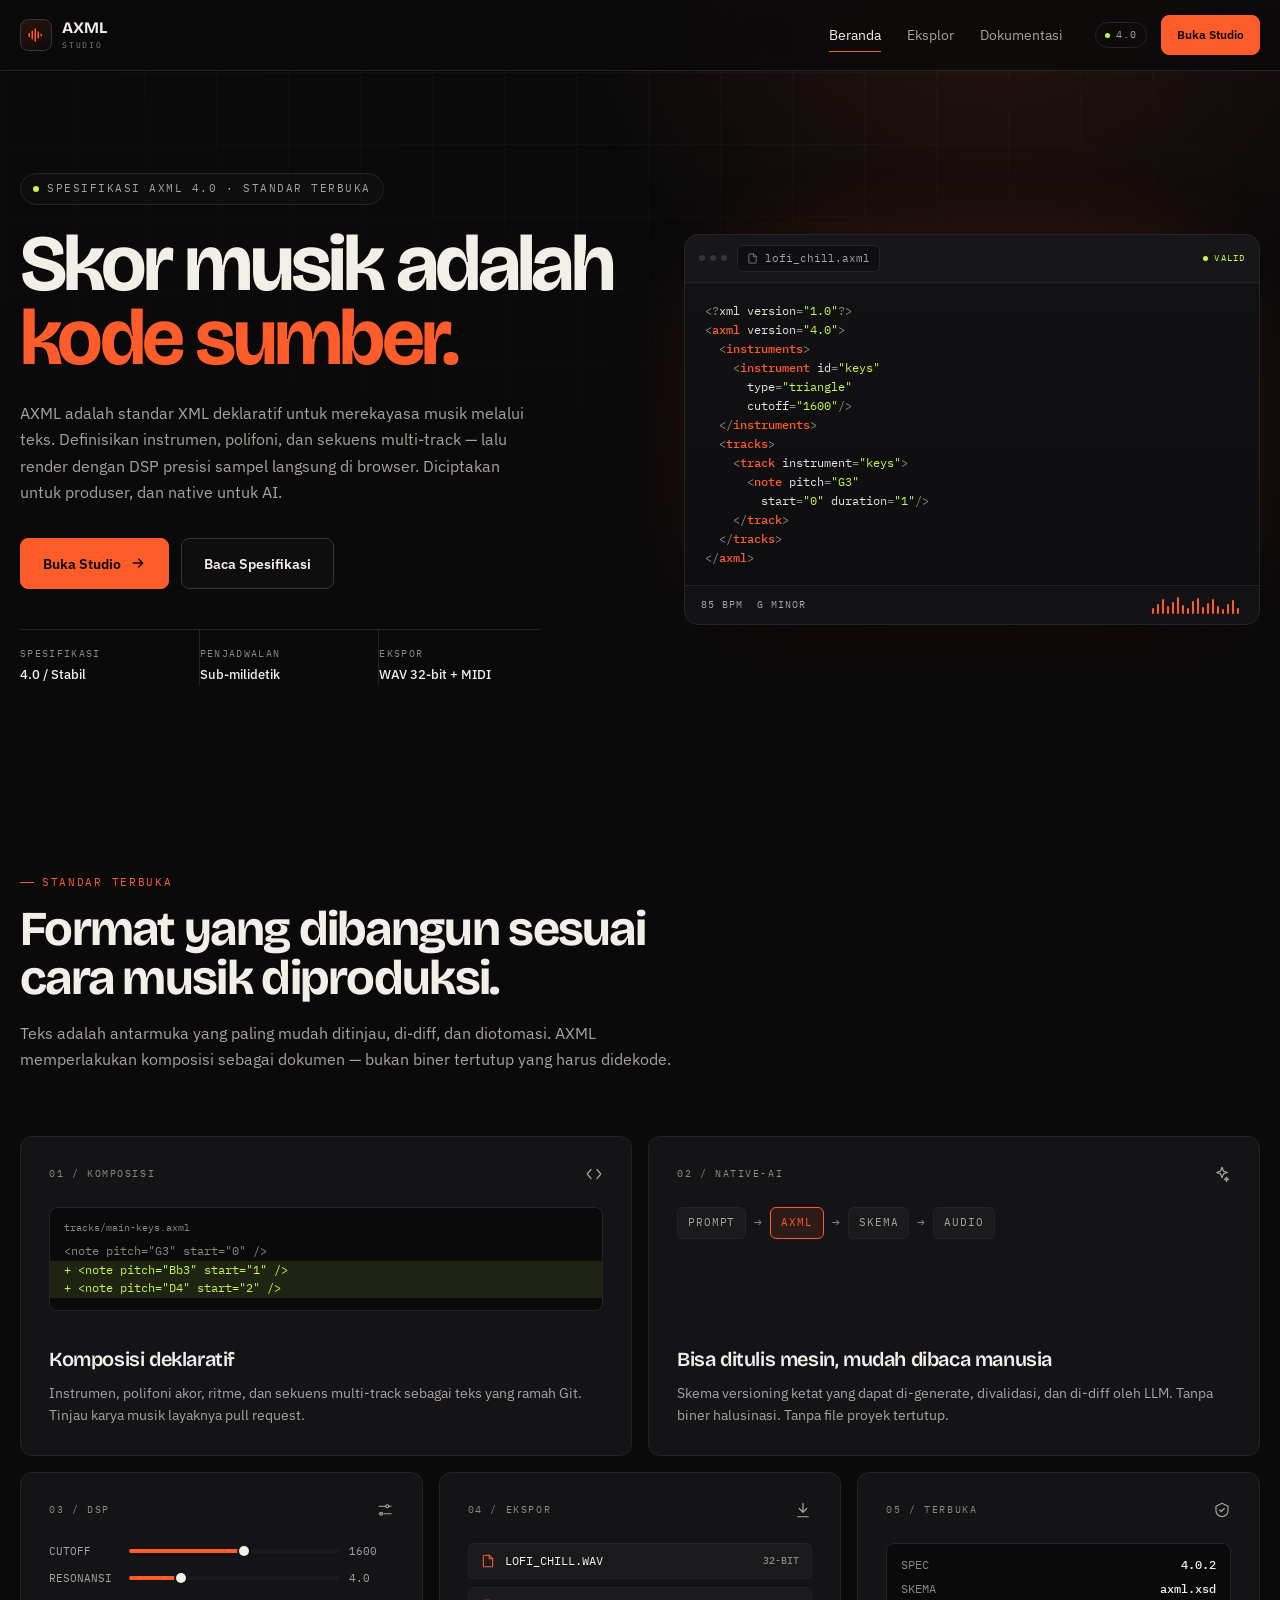
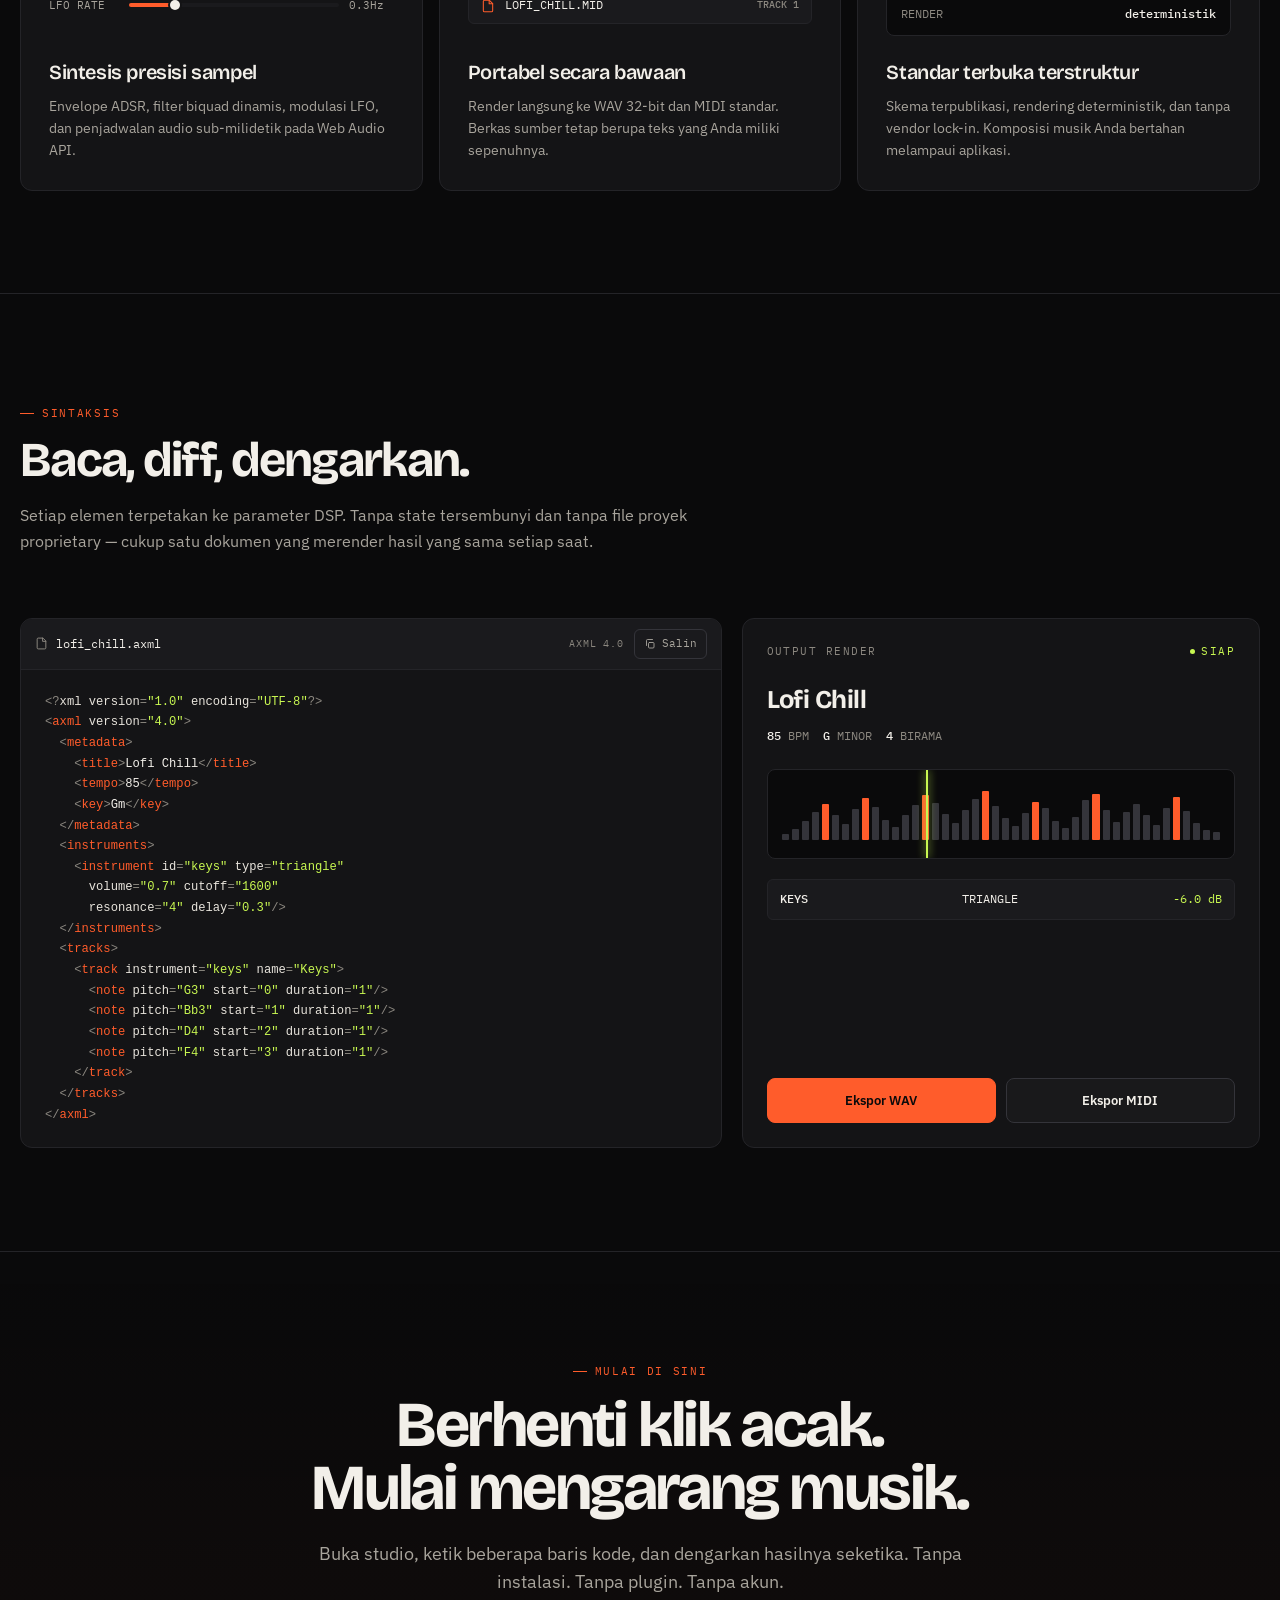
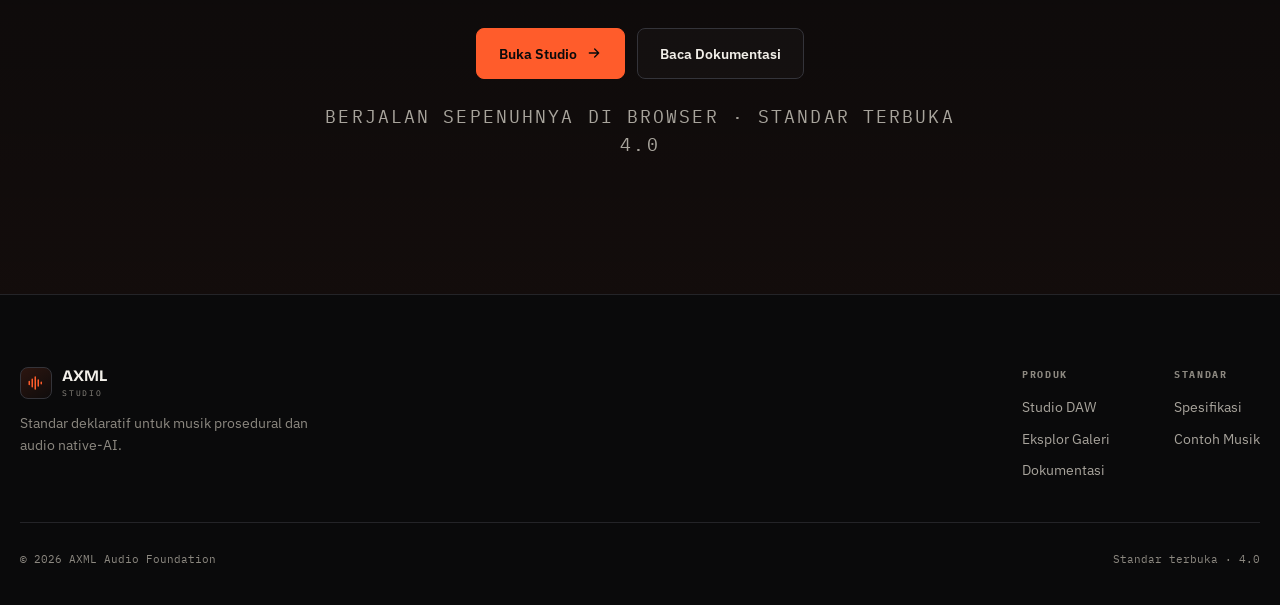
<file: id/landing.html>
<!DOCTYPE html>
<html lang="id">
<head>
  <meta charset="UTF-8">
  <meta name="viewport" content="width=device-width, initial-scale=1">
  <meta name="color-scheme" content="dark">
  <meta name="theme-color" content="#0A0A0B">
  <title>AXML Studio — Skor musik adalah kode sumber</title>
  <meta name="description" content="AXML adalah standar XML deklaratif untuk mengarang musik dalam teks polos. Deterministik, native untuk AI, dan dirender dengan DSP presisi sampel di peramban.">
  <meta property="og:title" content="AXML Studio — Skor musik adalah kode sumber">
  <meta property="og:description" content="Tulis instrumen, polifoni, dan sekuens multi-track sebagai teks yang ramah Git. Render dengan DSP presisi sampel.">
  <meta property="og:type" content="website">

  <link rel="icon" href="data:image/svg+xml,%3Csvg xmlns='http://www.w3.org/2000/svg' viewBox='0 0 32 32'%3E%3Crect width='32' height='32' rx='7' fill='%230A0A0B'/%3E%3Cpath d='M8 20v-8M12 24V8M16 18v-4M20 26V6M24 21v-10' stroke='%23FF5C2B' stroke-width='2.5' stroke-linecap='round'/%3E%3C/svg%3E">

  <link rel="preconnect" href="https://fonts.googleapis.com">
  <link rel="preconnect" href="https://fonts.gstatic.com" crossorigin>
  <link href="https://fonts.googleapis.com/css2?family=Bricolage+Grotesque:opsz,wght@12..96,200..800&family=IBM+Plex+Mono:wght@400;500&family=IBM+Plex+Sans:wght@400;500;600&display=swap" rel="stylesheet">

  <script>document.documentElement.classList.add('js');</script>
  <noscript><style>.reveal{opacity:1;transform:none}</style></noscript>

  <style>
    /* ---------- Tokens ---------- */
    :root {
      --bg: #0A0A0B;
      --bg-elev: #0F0F11;
      --surface: #141416;
      --surface-2: #1A1A1D;
      --line: #242428;
      --line-strong: #34343A;
      --text: #F2EFE9;
      --text-2: #A8A49C;
      --text-3: #8C8880;
      --accent: #FF5C2B;
      --accent-hover: #FF7448;
      --accent-soft: rgba(255, 92, 43, 0.10);
      --lime: #C8F751;
      --lime-soft: rgba(200, 247, 81, 0.10);
      --font-display: "Bricolage Grotesque", ui-sans-serif, system-ui, sans-serif;
      --font-body: "IBM Plex Sans", ui-sans-serif, system-ui, sans-serif;
      --font-mono: "IBM Plex Mono", ui-monospace, SFMono-Regular, Menlo, monospace;
      --radius: 12px;
      --max: 1240px;
    }

    /* ---------- Reset / base ---------- */
    *, *::before, *::after { box-sizing: border-box; }
    html { scroll-behavior: smooth; }
    body {
      margin: 0;
      background: var(--bg);
      color: var(--text);
      font-family: var(--font-body);
      font-size: 16px;
      line-height: 1.6;
      -webkit-font-smoothing: antialiased;
      text-rendering: optimizeLegibility;
    }
    img, svg { display: block; max-width: 100%; }
    a { color: inherit; text-decoration: none; }
    button { font: inherit; color: inherit; }
    p { margin: 0; }
    h1, h2, h3, h4 { margin: 0; }
    ::selection { background: var(--accent); color: #0A0A0B; }
    :focus-visible { outline: 2px solid var(--lime); outline-offset: 3px; border-radius: 2px; }

    .sr-only {
      position: absolute; width: 1px; height: 1px; padding: 0; margin: -1px;
      overflow: hidden; clip: rect(0, 0, 0, 0); white-space: nowrap; border: 0;
    }

    .skip-link {
      position: absolute; left: 16px; top: -64px; z-index: 100;
      background: var(--accent); color: #0A0A0B; padding: 10px 16px;
      border-radius: 6px; font-weight: 600; transition: top .2s ease;
    }
    .skip-link:focus { top: 16px; }

    /* ---------- Background ---------- */
    body::before {
      content: "";
      position: fixed; inset: 0; z-index: 0; pointer-events: none;
      background-image:
        linear-gradient(to right, rgba(255,255,255,.022) 1px, transparent 1px),
        linear-gradient(to bottom, rgba(255,255,255,.022) 1px, transparent 1px);
      background-size: 72px 72px;
      -webkit-mask-image: radial-gradient(ellipse 90% 55% at 50% 0%, #000 30%, transparent 100%);
      mask-image: radial-gradient(ellipse 90% 55% at 50% 0%, #000 30%, transparent 100%);
    }
    body::after {
      content: "";
      position: fixed; inset: 0; z-index: 0; pointer-events: none;
      background: radial-gradient(700px circle at 78% -8%, rgba(255,92,43,.12), transparent 65%);
    }

    .site-header, main, .site-footer { position: relative; z-index: 1; }

    /* ---------- Layout ---------- */
    .wrap { width: min(100% - 40px, var(--max)); margin-inline: auto; }
    .section { padding: clamp(56px, 8vw, 104px) 0; }

    /* ---------- Header ---------- */
    .site-header {
      position: sticky; top: 0; z-index: 50;
      background: rgba(10, 10, 11, 0.78);
      -webkit-backdrop-filter: blur(16px) saturate(140%);
      backdrop-filter: blur(16px) saturate(140%);
      border-bottom: 1px solid var(--line);
    }
    .nav { display: flex; align-items: center; gap: 24px; min-height: 70px; }

    .brand { display: inline-flex; align-items: center; gap: 10px; flex: none; }
    .brand-mark {
      width: 32px; height: 32px; border: 1px solid var(--line-strong);
      border-radius: 8px; display: grid; place-items: center;
      color: var(--accent);
      background: linear-gradient(145deg, rgba(255,92,43,.14), rgba(255,92,43,.02));
    }
    .brand-mark svg { width: 18px; height: 18px; }
    .brand-text {
      display: flex; flex-direction: column; line-height: 1;
      font-family: var(--font-display); font-weight: 700;
      font-size: 1rem; letter-spacing: -.01em;
    }
    .brand-text span {
      font-family: var(--font-mono); font-size: .52rem; font-weight: 400;
      letter-spacing: .22em; color: var(--text-3); margin-top: 5px;
    }

    .nav-menu { display: flex; align-items: center; gap: 32px; margin-left: auto; }
    .nav-links { display: flex; align-items: center; gap: 26px; font-size: .875rem; color: var(--text-2); }
    .nav-links a { position: relative; padding: 4px 0; transition: color .2s ease; }
    .nav-links a:hover { color: var(--text); }
    .nav-links a[aria-current="page"] { color: var(--text); }
    .nav-links a[aria-current="page"]::after {
      content: ""; position: absolute; left: 0; right: 0; bottom: -2px;
      height: 1px; background: var(--accent);
    }
    .nav-cta { display: flex; align-items: center; gap: 14px; }

    .pill {
      display: inline-flex; align-items: center; gap: 6px;
      font-family: var(--font-mono); font-size: .6rem; letter-spacing: .1em;
      color: var(--text-2); border: 1px solid var(--line);
      border-radius: 999px; padding: 4px 9px;
    }
    .pill-dot { width: 5px; height: 5px; border-radius: 50%; background: var(--lime); }

    .nav-toggle {
      display: none; width: 40px; height: 40px; margin-left: auto;
      border: 1px solid var(--line-strong); border-radius: 8px;
      background: transparent; align-items: center; justify-content: center;
      cursor: pointer; flex: none;
    }
    .nav-toggle-lines { display: flex; flex-direction: column; gap: 5px; width: 16px; }
    .nav-toggle-lines span { height: 1.5px; background: var(--text); border-radius: 2px; transition: transform .2s ease; }
    .nav-toggle[aria-expanded="true"] .nav-toggle-lines span:first-child { transform: translateY(3.25px) rotate(45deg); }
    .nav-toggle[aria-expanded="true"] .nav-toggle-lines span:last-child { transform: translateY(-3.25px) rotate(-45deg); }

    /* ---------- Buttons ---------- */
    .btn {
      display: inline-flex; align-items: center; justify-content: center; gap: 9px;
      padding: 13px 22px; border-radius: 8px; border: 1px solid transparent;
      font-weight: 600; font-size: .9rem; white-space: nowrap; cursor: pointer;
      transition: transform .18s ease, background .18s ease, border-color .18s ease, color .18s ease;
    }
    .btn svg { width: 16px; height: 16px; flex: none; }
    .btn-primary { background: var(--accent); color: #0A0A0B; border-color: var(--accent); }
    .btn-primary:hover { background: var(--accent-hover); border-color: var(--accent-hover); transform: translateY(-1px); }
    .btn-ghost { border-color: var(--line-strong); color: var(--text); background: rgba(255,255,255,.02); }
    .btn-ghost:hover { border-color: var(--text-3); background: rgba(255,255,255,.05); transform: translateY(-1px); }
    .btn-sm { padding: 9px 15px; font-size: .78rem; }

    /* ---------- Hero ---------- */
    .hero { padding: clamp(48px, 8vw, 110px) 0 clamp(40px, 6vw, 80px); }
    .hero-grid {
      display: grid; grid-template-columns: 1.02fr .98fr;
      gap: clamp(32px, 5vw, 72px); align-items: center;
    }

    .eyebrow {
      display: inline-flex; align-items: center; gap: 8px;
      font-family: var(--font-mono); font-size: .68rem; letter-spacing: .14em;
      text-transform: uppercase; color: var(--text-2);
      border: 1px solid var(--line); border-radius: 999px;
      padding: 6px 12px; background: rgba(255,255,255,.02);
    }
    .status-dot {
      width: 6px; height: 6px; border-radius: 50%; background: var(--lime);
      animation: pulse 2.4s ease-in-out infinite;
    }
    @keyframes pulse {
      0%, 100% { box-shadow: 0 0 0 0 rgba(200,247,81,.28); }
      50% { box-shadow: 0 0 0 4px rgba(200,247,81,0); }
    }

    h1 {
      font-family: var(--font-display);
      font-size: clamp(2.8rem, 6.2vw, 5.4rem);
      line-height: .94; letter-spacing: -.045em; font-weight: 700;
      margin: 22px 0 0;
    }
    h1 .accent { color: var(--accent); }

    .hero-sub {
      max-width: 52ch; color: var(--text-2);
      font-size: clamp(1rem, 1.2vw, 1.1rem); line-height: 1.65;
      margin-top: 24px;
    }
    .hero-actions { display: flex; flex-wrap: wrap; gap: 12px; margin-top: 32px; }

    .hero-meta {
      display: flex; margin: 40px 0 0; border-top: 1px solid var(--line);
      max-width: 520px;
    }
    .hero-meta > div { flex: 1; padding: 16px 18px 0 0; border-right: 1px solid var(--line); }
    .hero-meta > div:last-child { border-right: 0; padding-right: 0; }
    .hero-meta dt {
      font-family: var(--font-mono); font-size: .6rem; letter-spacing: .14em;
      text-transform: uppercase; color: var(--text-3); margin-bottom: 4px;
    }
    .hero-meta dd { margin: 0; font-size: .8rem; font-weight: 500; color: var(--text); }

    /* ---------- Console ---------- */
    .hero-visual { margin: 0; min-width: 0; }
    .console {
      border: 1px solid var(--line); border-radius: 14px; overflow: hidden;
      background: linear-gradient(180deg, #121214, #0D0D0F);
      box-shadow: 0 40px 100px -50px rgba(0,0,0,.95), 0 0 120px -60px rgba(255,92,43,.45);
    }
    .console-top {
      display: flex; align-items: center; gap: 10px;
      padding: 10px 14px; border-bottom: 1px solid var(--line);
      background: rgba(255,255,255,.018);
    }
    .console-dots { display: flex; gap: 5px; }
    .console-dots span { width: 6px; height: 6px; border-radius: 50%; background: var(--line-strong); }
    .console-tab {
      display: inline-flex; align-items: center; gap: 7px;
      font-family: var(--font-mono); font-size: .66rem; color: var(--text-2);
      background: var(--bg-elev); border: 1px solid var(--line);
      border-radius: 6px; padding: 4px 9px;
    }
    .console-tab svg { width: 11px; height: 11px; color: var(--text-3); }
    .console-state {
      margin-left: auto; display: inline-flex; align-items: center; gap: 6px;
      font-family: var(--font-mono); font-size: .58rem; letter-spacing: .12em;
      color: var(--lime);
    }
    .console-state i { width: 5px; height: 5px; border-radius: 50%; background: var(--lime); }

    .console-code {
      margin: 0; padding: 18px 20px; font-family: var(--font-mono);
      font-size: clamp(.72rem, .9vw, .8rem); line-height: 1.65;
      color: var(--text); background: transparent; overflow-x: auto;
    }
    .console-code code { font-family: inherit; }

    .t-tag { color: #FF5C2B; font-weight: 500; }
    .t-attr { color: #E8E4DC; }
    .t-str { color: #C8F751; }
    .t-punct { color: var(--text-3); }
    .t-comment { color: var(--text-3); font-style: italic; }

    .console-transport {
      display: flex; align-items: center; justify-content: space-between; gap: 16px;
      padding: 10px 16px; border-top: 1px solid var(--line);
      background: rgba(255,255,255,.02);
    }
    .transport-meta {
      display: flex; gap: 14px; font-family: var(--font-mono);
      font-size: .64rem; letter-spacing: .1em; color: var(--text-3);
    }
    .transport-meta span { color: var(--text-2); }

    .mini-wave {
      display: inline-flex; align-items: flex-end; gap: 2.5px;
      height: 18px; padding-right: 4px;
    }
    .mini-wave .bar {
      width: 2.5px; height: calc(var(--h) * 1%);
      background: var(--accent); border-radius: 1px;
      animation: wave 1.2s ease-in-out infinite alternate;
      animation-delay: calc(var(--i, 0) * 0.06s);
    }
    @keyframes wave {
      0% { transform: scaleY(0.4); opacity: 0.55; }
      100% { transform: scaleY(1); opacity: 1; }
    }

    /* ---------- Section typography ---------- */
    .section-head { max-width: 680px; margin-bottom: clamp(36px, 5vw, 64px); }
    .kicker {
      display: inline-flex; align-items: center; gap: 8px;
      font-family: var(--font-mono); font-size: .66rem; letter-spacing: .16em;
      text-transform: uppercase; color: var(--accent); margin-bottom: 14px;
    }
    .kicker::before {
      content: ""; width: 14px; height: 1px; background: var(--accent);
    }
    .section-head h2 {
      font-family: var(--font-display);
      font-size: clamp(2rem, 3.8vw, 3.2rem);
      line-height: 1.02; letter-spacing: -.035em; font-weight: 700;
    }
    .section-head p {
      color: var(--text-2); font-size: 1.02rem;
      margin-top: 16px; line-height: 1.6;
    }

    /* ---------- Bento Grid ---------- */
    .bento {
      display: grid;
      grid-template-columns: repeat(12, 1fr);
      gap: 16px;
    }
    .card {
      background: var(--surface);
      border: 1px solid var(--line);
      border-radius: var(--radius);
      padding: clamp(20px, 3vw, 28px);
      display: flex; flex-direction: column;
      position: relative; overflow: hidden;
      transition: border-color .2s ease, transform .2s ease;
    }
    .card:hover {
      border-color: var(--line-strong);
      transform: translateY(-2px);
    }
    .card--lg { grid-column: span 6; min-height: 320px; }
    .card--sm { grid-column: span 4; min-height: 260px; }

    .card-top {
      display: flex; align-items: center; justify-content: space-between;
      margin-bottom: 24px;
    }
    .card-index {
      font-family: var(--font-mono); font-size: .62rem;
      letter-spacing: .16em; color: var(--text-3); text-transform: uppercase;
    }
    .card-icon { width: 18px; height: 18px; color: var(--text-2); }

    .card-copy { margin-top: auto; }
    .card-copy h3 {
      font-family: var(--font-display); font-size: 1.25rem;
      letter-spacing: -.02em; font-weight: 600; margin-bottom: 8px;
    }
    .card-copy p {
      color: var(--text-2); font-size: .88rem; line-height: 1.55;
    }

    /* Card visual elements */
    .diff {
      font-family: var(--font-mono); font-size: .72rem; line-height: 1.6;
      background: var(--bg); border: 1px solid var(--line);
      border-radius: 8px; padding: 12px 14px; margin-bottom: 20px;
    }
    .diff-file { color: var(--text-3); font-size: .64rem; margin-bottom: 6px; }
    .diff .add { color: var(--lime); background: var(--lime-soft); display: block; margin: 0 -14px; padding: 0 14px; }
    .diff .ctx { color: var(--text-3); }

    .chain {
      display: flex; align-items: center; gap: 8px; flex-wrap: wrap;
      margin-bottom: 20px; font-family: var(--font-mono); font-size: .7rem;
    }
    .chip {
      padding: 6px 10px; border-radius: 6px; background: var(--surface-2);
      border: 1px solid var(--line); color: var(--text-2); letter-spacing: .08em;
    }
    .chip--active { background: var(--accent-soft); border-color: var(--accent); color: var(--accent); }
    .arrow { color: var(--text-3); font-size: .8rem; }

    .sliders { display: flex; flex-direction: column; gap: 10px; margin-bottom: 20px; }
    .slider {
      display: grid; grid-template-columns: 70px 1fr 45px;
      align-items: center; gap: 10px;
      font-family: var(--font-mono); font-size: .66rem; color: var(--text-2);
    }
    .slider-track {
      height: 4px; background: var(--surface-2); border-radius: 2px;
      position: relative; overflow: visible;
    }
    .slider-track::before {
      content: ""; position: absolute; left: 0; top: 0; bottom: 0;
      width: var(--v, 50%); background: var(--accent); border-radius: 2px;
    }
    .slider-knob {
      position: absolute; left: var(--v, 50%); top: 50%;
      width: 10px; height: 10px; border-radius: 50%;
      background: var(--text); transform: translate(-50%, -50%);
      box-shadow: 0 0 0 2px var(--surface);
    }

    .files { display: flex; flex-direction: column; gap: 8px; margin-bottom: 20px; }
    .file-chip {
      display: flex; align-items: center; gap: 10px;
      background: var(--surface-2); border: 1px solid var(--line);
      border-radius: 6px; padding: 8px 12px;
      font-family: var(--font-mono); font-size: .72rem; color: var(--text);
    }
    .file-chip svg { width: 14px; height: 14px; color: var(--accent); }
    .file-chip b { margin-left: auto; font-weight: 500; font-size: .64rem; color: var(--text-3); }

    .version-box {
      font-family: var(--font-mono); font-size: .72rem;
      background: var(--bg); border: 1px solid var(--line);
      border-radius: 8px; padding: 12px 14px; margin-bottom: 20px;
      display: flex; flex-direction: column; gap: 6px;
    }
    .version-box .row { display: flex; justify-content: space-between; }
    .version-box span { color: var(--text-3); }
    .version-box strong { color: var(--text); font-weight: 500; }

    /* ---------- Syntax section ---------- */
    .syntax-section { border-top: 1px solid var(--line); }
    .syntax-grid {
      display: grid; grid-template-columns: 1.15fr .85fr;
      gap: 20px; align-items: stretch;
    }

    .editor {
      background: var(--surface);
      border: 1px solid var(--line);
      border-radius: var(--radius);
      overflow: hidden;
      display: flex; flex-direction: column;
    }
    .editor-top {
      display: flex; align-items: center; justify-content: space-between;
      padding: 10px 14px; border-bottom: 1px solid var(--line);
      background: var(--surface-2);
    }
    .editor-tab {
      display: inline-flex; align-items: center; gap: 8px;
      font-family: var(--font-mono); font-size: .72rem; color: var(--text);
    }
    .editor-tab svg { width: 13px; height: 13px; color: var(--text-3); }
    .editor-actions { display: flex; align-items: center; gap: 10px; }
    .editor-version {
      font-family: var(--font-mono); font-size: .62rem;
      letter-spacing: .08em; color: var(--text-3);
    }

    .icon-btn {
      display: inline-flex; align-items: center; gap: 6px;
      background: transparent; border: 1px solid var(--line-strong);
      border-radius: 6px; padding: 5px 9px; cursor: pointer;
      color: var(--text-2); font-family: var(--font-mono); font-size: .68rem;
      transition: color .18s ease, border-color .18s ease, background .18s ease;
    }
    .icon-btn svg { width: 12px; height: 12px; }
    .icon-btn:hover { color: var(--text); border-color: var(--text-3); background: rgba(255,255,255,.03); }

    .code-body {
      margin: 0; padding: 22px 24px;
      font-family: var(--font-mono);
      font-size: clamp(.72rem, .95vw, .82rem);
      line-height: 1.7;
      color: var(--text);
      overflow-x: auto;
      flex: 1;
    }
    .code-line { display: block; }

    /* Output preview card */
    .output {
      background: var(--surface);
      border: 1px solid var(--line);
      border-radius: var(--radius);
      padding: 24px;
      display: flex; flex-direction: column;
    }
    .output-head {
      display: flex; align-items: center; justify-content: space-between;
      font-family: var(--font-mono); font-size: .66rem; letter-spacing: .14em;
      color: var(--text-3); text-transform: uppercase; margin-bottom: 20px;
    }
    .output-live {
      display: inline-flex; align-items: center; gap: 6px; color: var(--lime);
    }
    .output-live i { width: 5px; height: 5px; border-radius: 50%; background: var(--lime); }

    .output-title {
      font-family: var(--font-display); font-size: 1.6rem;
      font-weight: 700; letter-spacing: -.02em; margin-bottom: 6px;
    }
    .output-meta {
      display: flex; gap: 14px; font-family: var(--font-mono);
      font-size: .72rem; color: var(--text-3); margin-bottom: 24px;
    }
    .output-meta span b { color: var(--text); font-weight: 500; }

    .waveform {
      background: var(--bg); border: 1px solid var(--line);
      border-radius: 8px; padding: 18px 14px;
      display: flex; align-items: flex-end; gap: 3px;
      height: 90px; margin-bottom: 20px; position: relative;
      overflow: hidden;
    }
    .waveform .bar {
      flex: 1; height: calc(var(--h, 20) * 1%);
      background: var(--line-strong); border-radius: 1px;
      transition: height .2s ease;
    }
    .waveform .bar.hot { background: var(--accent); }
    .waveform .playhead {
      position: absolute; top: 0; bottom: 0; left: 34%;
      width: 1.5px; background: var(--lime);
      box-shadow: 0 0 8px var(--lime);
    }

    .track-row {
      display: flex; align-items: center; justify-content: space-between;
      font-family: var(--font-mono); font-size: .72rem;
      padding: 10px 12px; background: var(--surface-2);
      border: 1px solid var(--line); border-radius: 6px; margin-bottom: 8px;
    }
    .track-row .name { color: var(--text); font-weight: 500; }
    .track-row .db { color: var(--lime); }

    .output-actions {
      margin-top: auto; padding-top: 20px;
      display: flex; gap: 10px;
    }
    .output-actions .btn { flex: 1; padding: 11px 16px; font-size: .82rem; }

    /* ---------- CTA section ---------- */
    .cta-section {
      border-top: 1px solid var(--line);
      background: linear-gradient(180deg, transparent, rgba(255,92,43,.04));
      text-align: center;
    }
    .cta-inner { max-width: 680px; margin: 0 auto; }
    .cta-inner h2 {
      font-family: var(--font-display);
      font-size: clamp(2.4rem, 5vw, 4rem);
      line-height: .98; letter-spacing: -.04em; font-weight: 700;
      margin-bottom: 20px;
    }
    .cta-inner p {
      color: var(--text-2); font-size: 1.1rem; line-height: 1.6;
      margin-bottom: 32px;
    }
    .cta-actions { display: flex; justify-content: center; gap: 12px; flex-wrap: wrap; }
    .cta-note {
      font-family: var(--font-mono); font-size: .68rem; letter-spacing: .12em;
      color: var(--text-3); text-transform: uppercase; margin-top: 24px;
    }

    /* ---------- Footer ---------- */
    .site-footer {
      border-top: 1px solid var(--line);
      padding: clamp(48px, 6vw, 72px) 0 36px;
      background: var(--bg);
    }
    .footer-top {
      display: flex; justify-content: space-between; gap: 48px;
      flex-wrap: wrap; padding-bottom: 40px;
      border-bottom: 1px solid var(--line);
    }
    .footer-brand { max-width: 320px; }
    .footer-brand p { color: var(--text-3); font-size: .85rem; margin-top: 14px; }
    .footer-nav { display: flex; gap: 64px; }
    .footer-col { display: flex; flex-direction: column; gap: 10px; }
    .footer-heading {
      font-family: var(--font-mono); font-size: .64rem;
      letter-spacing: .16em; text-transform: uppercase;
      color: var(--text-3); margin-bottom: 4px;
    }
    .footer-col a {
      color: var(--text-2); font-size: .85rem; transition: color .2s ease;
    }
    .footer-col a:hover { color: var(--text); }

    .footer-bottom {
      display: flex; justify-content: space-between; align-items: center;
      padding-top: 28px; font-family: var(--font-mono); font-size: .7rem;
      color: var(--text-3); flex-wrap: wrap; gap: 12px;
    }

    /* ---------- Scroll reveal ---------- */
    .reveal {
      opacity: 0;
      transform: translateY(18px);
      transition: opacity .6s cubic-bezier(.2,.8,.2,1), transform .6s cubic-bezier(.2,.8,.2,1);
    }
    .reveal.is-visible {
      opacity: 1;
      transform: translateY(0);
    }

    /* ---------- Responsive ---------- */
    @media (max-width: 980px) {
      .hero-grid { grid-template-columns: 1fr; }
      .syntax-grid { grid-template-columns: 1fr; }
      .card--lg { grid-column: span 12; }
      .card--sm { grid-column: span 6; }
    }
    @media (max-width: 880px) {
      .nav-toggle { display: inline-flex; }
      .nav-menu {
        position: fixed; top: 71px; left: 0; right: 0;
        background: var(--surface); border-bottom: 1px solid var(--line);
        flex-direction: column; align-items: stretch; gap: 0;
        padding: 16px 20px 24px; display: none;
      }
      .nav-menu.is-open { display: flex; }
      .nav-links { flex-direction: column; align-items: flex-start; gap: 14px; }
      .nav-links a { font-size: 1rem; padding: 6px 0; }
      .nav-links a[aria-current="page"]::after { display: none; }
      .nav-cta {
        margin-top: 18px; padding-top: 18px;
        border-top: 1px solid var(--line);
        justify-content: space-between;
      }
      .nav-cta .btn { flex: 1; text-align: center; }
    }
    @media (max-width: 640px) {
      .card--sm { grid-column: span 12; }
      .footer-top { flex-direction: column; gap: 32px; }
      .footer-nav { flex-direction: column; gap: 24px; }
      .hero-meta { flex-direction: column; }
      .hero-meta > div { border-right: 0; border-bottom: 1px solid var(--line); padding: 12px 0; }
      .hero-meta > div:last-child { border-bottom: 0; }
    }

    @media (prefers-reduced-motion: reduce) {
      *, *::before, *::after {
        animation-duration: .01ms !important;
        animation-iteration-count: 1 !important;
        transition-duration: .01ms !important;
      }
      .reveal { opacity: 1; transform: none; }
    }
  </style>
</head>
<body>
  <a class="skip-link" href="#main">Langsung ke konten</a>

  <header class="site-header">
    <div class="wrap">
      <nav class="nav" aria-label="Utama">
        <a href="landing.html" class="brand">
          <span class="brand-mark">
            <svg viewBox="0 0 24 24" fill="none" stroke="currentColor" stroke-width="2" stroke-linecap="round" aria-hidden="true" focusable="false">
              <path d="M3 14v-4M7 17V7M11 20V4M15 16V8M19 13v-2"/>
            </svg>
          </span>
          <span class="brand-text">AXML<span>STUDIO</span></span>
        </a>

        <button class="nav-toggle" type="button" aria-expanded="false" aria-controls="nav-menu" aria-label="Buka menu">
          <span class="nav-toggle-lines" aria-hidden="true"><span></span><span></span></span>
        </button>

        <div class="nav-menu" id="nav-menu">
          <div class="nav-links">
            <a href="landing.html" aria-current="page">Beranda</a>
            <a href="gallery.html">Eksplor</a>
            <a href="docs.html">Dokumentasi</a>
          </div>
          <div class="nav-cta">
            <span class="pill"><span class="pill-dot"></span>4.0</span>
            <a href="../index.html" class="btn btn-primary btn-sm">Buka Studio</a>
          </div>
        </div>
      </nav>
    </div>
  </header>

  <main id="main">
    <!-- Hero -->
    <section class="hero">
      <div class="wrap hero-grid">
        <div class="hero-copy reveal">
          <span class="eyebrow"><span class="status-dot"></span>SPESIFIKASI AXML 4.0 · STANDAR TERBUKA</span>
          <h1>Skor musik adalah<br><span class="accent">kode sumber.</span></h1>
          <p class="hero-sub">AXML adalah standar XML deklaratif untuk merekayasa musik melalui teks. Definisikan instrumen, polifoni, dan sekuens multi-track — lalu render dengan DSP presisi sampel langsung di browser. Diciptakan untuk produser, dan native untuk AI.</p>

          <div class="hero-actions">
            <a href="../index.html" class="btn btn-primary">
              Buka Studio
              <svg viewBox="0 0 24 24" fill="none" stroke="currentColor" stroke-width="2" stroke-linecap="round" stroke-linejoin="round" aria-hidden="true" focusable="false"><path d="M5 12h14M13 6l6 6-6 6"/></svg>
            </a>
            <a href="docs.html" class="btn btn-ghost">Baca Spesifikasi</a>
          </div>

          <dl class="hero-meta">
            <div>
              <dt>Spesifikasi</dt>
              <dd>4.0 / Stabil</dd>
            </div>
            <div>
              <dt>Penjadwalan</dt>
              <dd>Sub-milidetik</dd>
            </div>
            <div>
              <dt>Ekspor</dt>
              <dd>WAV 32-bit + MIDI</dd>
            </div>
          </dl>
        </div>

        <figure class="hero-visual reveal">
          <div class="console" aria-hidden="true">
            <div class="console-top">
              <div class="console-dots"><span></span><span></span><span></span></div>
              <div class="console-tab">
                <svg viewBox="0 0 24 24" fill="none" stroke="currentColor" stroke-width="1.8" stroke-linecap="round" stroke-linejoin="round"><path d="M14 2H6a2 2 0 0 0-2 2v16a2 2 0 0 0 2 2h12a2 2 0 0 0 2-2V8z"/><path d="M14 2v6h6"/></svg>
                lofi_chill.axml
              </div>
              <div class="console-state"><i></i>VALID</div>
            </div>

            <pre class="console-code"><code><span class="t-punct">&lt;?</span><span class="t-attr">xml</span> <span class="t-attr">version</span><span class="t-punct">=</span><span class="t-str">"1.0"</span><span class="t-punct">?&gt;</span>
<span class="t-punct">&lt;</span><span class="t-tag">axml</span> <span class="t-attr">version</span><span class="t-punct">=</span><span class="t-str">"4.0"</span><span class="t-punct">&gt;</span>
  <span class="t-punct">&lt;</span><span class="t-tag">instruments</span><span class="t-punct">&gt;</span>
    <span class="t-punct">&lt;</span><span class="t-tag">instrument</span> <span class="t-attr">id</span><span class="t-punct">=</span><span class="t-str">"keys"</span>
      <span class="t-attr">type</span><span class="t-punct">=</span><span class="t-str">"triangle"</span>
      <span class="t-attr">cutoff</span><span class="t-punct">=</span><span class="t-str">"1600"</span><span class="t-punct">/&gt;</span>
  <span class="t-punct">&lt;/</span><span class="t-tag">instruments</span><span class="t-punct">&gt;</span>
  <span class="t-punct">&lt;</span><span class="t-tag">tracks</span><span class="t-punct">&gt;</span>
    <span class="t-punct">&lt;</span><span class="t-tag">track</span> <span class="t-attr">instrument</span><span class="t-punct">=</span><span class="t-str">"keys"</span><span class="t-punct">&gt;</span>
      <span class="t-punct">&lt;</span><span class="t-tag">note</span> <span class="t-attr">pitch</span><span class="t-punct">=</span><span class="t-str">"G3"</span>
        <span class="t-attr">start</span><span class="t-punct">=</span><span class="t-str">"0"</span> <span class="t-attr">duration</span><span class="t-punct">=</span><span class="t-str">"1"</span><span class="t-punct">/&gt;</span>
    <span class="t-punct">&lt;/</span><span class="t-tag">track</span><span class="t-punct">&gt;</span>
  <span class="t-punct">&lt;/</span><span class="t-tag">tracks</span><span class="t-punct">&gt;</span>
<span class="t-punct">&lt;/</span><span class="t-tag">axml</span><span class="t-punct">&gt;</span></code></pre>

            <div class="console-transport">
              <div class="transport-meta"><span>85 BPM</span><span>G MINOR</span></div>
              <div class="mini-wave">
                <span class="bar" style="--h:30;--i:1"></span>
                <span class="bar" style="--h:55;--i:2"></span>
                <span class="bar" style="--h:80;--i:3"></span>
                <span class="bar" style="--h:45;--i:4"></span>
                <span class="bar" style="--h:65;--i:5"></span>
                <span class="bar" style="--h:95;--i:6"></span>
                <span class="bar" style="--h:50;--i:7"></span>
                <span class="bar" style="--h:35;--i:8"></span>
                <span class="bar" style="--h:70;--i:9"></span>
                <span class="bar" style="--h:90;--i:10"></span>
                <span class="bar" style="--h:40;--i:11"></span>
                <span class="bar" style="--h:60;--i:12"></span>
                <span class="bar" style="--h:85;--i:13"></span>
                <span class="bar" style="--h:45;--i:14"></span>
                <span class="bar" style="--h:25;--i:15"></span>
                <span class="bar" style="--h:55;--i:16"></span>
                <span class="bar" style="--h:75;--i:17"></span>
                <span class="bar" style="--h:35;--i:18"></span>
              </div>
            </div>
          </div>
          <figcaption class="sr-only">Pratinjau kode: dokumen AXML yang mendefinisikan instrumen keys segitiga dan track not tunggal pada 85 BPM di tangga nada G minor.</figcaption>
        </figure>
      </div>
    </section>

    <!-- Features -->
    <section class="section">
      <div class="wrap">
        <div class="section-head reveal">
          <div class="kicker">Standar Terbuka</div>
          <h2>Format yang dibangun sesuai cara musik diproduksi.</h2>
          <p>Teks adalah antarmuka yang paling mudah ditinjau, di-diff, dan diotomasi. AXML memperlakukan komposisi sebagai dokumen — bukan biner tertutup yang harus didekode.</p>
        </div>

        <div class="bento">
          <article class="card card--lg reveal">
            <div class="card-top">
              <span class="card-index">01 / KOMPOSISI</span>
              <svg class="card-icon" viewBox="0 0 24 24" fill="none" stroke="currentColor" stroke-width="1.6" stroke-linecap="round" stroke-linejoin="round" aria-hidden="true" focusable="false"><path d="M8 6 3 12l5 6M16 6l5 6-5 6"/></svg>
            </div>
            <div class="diff" aria-hidden="true">
              <div class="diff-file">tracks/main-keys.axml</div>
              <div class="ctx">  &lt;note pitch="G3" start="0" /&gt;</div>
              <div class="add">+ &lt;note pitch="Bb3" start="1" /&gt;</div>
              <div class="add">+ &lt;note pitch="D4" start="2" /&gt;</div>
            </div>
            <div class="card-copy">
              <h3>Komposisi deklaratif</h3>
              <p>Instrumen, polifoni akor, ritme, dan sekuens multi-track sebagai teks yang ramah Git. Tinjau karya musik layaknya pull request.</p>
            </div>
          </article>

          <article class="card card--lg reveal">
            <div class="card-top">
              <span class="card-index">02 / NATIVE-AI</span>
              <svg class="card-icon" viewBox="0 0 24 24" fill="none" stroke="currentColor" stroke-width="1.6" stroke-linecap="round" stroke-linejoin="round" aria-hidden="true" focusable="false"><path d="M12 3l1.9 5.1L19 10l-5.1 1.9L12 17l-1.9-5.1L5 10l5.1-1.9z"/><path d="M18 16l.8 2.2L21 19l-2.2.8L18 22l-.8-2.2L15 19l2.2-.8z"/></svg>
            </div>
            <div class="chain" aria-hidden="true">
              <span class="chip">PROMPT</span><span class="arrow">→</span>
              <span class="chip chip--active">AXML</span><span class="arrow">→</span>
              <span class="chip">SKEMA</span><span class="arrow">→</span>
              <span class="chip">AUDIO</span>
            </div>
            <div class="card-copy">
              <h3>Bisa ditulis mesin, mudah dibaca manusia</h3>
              <p>Skema versioning ketat yang dapat di-generate, divalidasi, dan di-diff oleh LLM. Tanpa biner halusinasi. Tanpa file proyek tertutup.</p>
            </div>
          </article>

          <article class="card card--sm reveal">
            <div class="card-top">
              <span class="card-index">03 / DSP</span>
              <svg class="card-icon" viewBox="0 0 24 24" fill="none" stroke="currentColor" stroke-width="1.6" stroke-linecap="round" stroke-linejoin="round" aria-hidden="true" focusable="false"><path d="M4 7h9M17 7h3M4 17h3M11 17h9"/><circle cx="15" cy="7" r="2"/><circle cx="7" cy="17" r="2"/></svg>
            </div>
            <div class="sliders" aria-hidden="true">
              <div class="slider"><span>CUTOFF</span><span class="slider-track" style="--v:55%"><span class="slider-knob"></span></span><span>1600</span></div>
              <div class="slider"><span>RESONANSI</span><span class="slider-track" style="--v:25%"><span class="slider-knob"></span></span><span>4.0</span></div>
              <div class="slider"><span>LFO RATE</span><span class="slider-track" style="--v:22%"><span class="slider-knob"></span></span><span>0.3Hz</span></div>
            </div>
            <div class="card-copy">
              <h3>Sintesis presisi sampel</h3>
              <p>Envelope ADSR, filter biquad dinamis, modulasi LFO, dan penjadwalan audio sub-milidetik pada Web Audio API.</p>
            </div>
          </article>

          <article class="card card--sm reveal">
            <div class="card-top">
              <span class="card-index">04 / EKSPOR</span>
              <svg class="card-icon" viewBox="0 0 24 24" fill="none" stroke="currentColor" stroke-width="1.6" stroke-linecap="round" stroke-linejoin="round" aria-hidden="true" focusable="false"><path d="M12 3v12M7 10l5 5 5-5M5 21h14"/></svg>
            </div>
            <div class="files" aria-hidden="true">
              <span class="file-chip">
                <svg viewBox="0 0 24 24" fill="none" stroke="currentColor" stroke-width="1.8" stroke-linecap="round" stroke-linejoin="round"><path d="M14 2H6a2 2 0 0 0-2 2v16a2 2 0 0 0 2 2h12a2 2 0 0 0 2-2V8z"/><path d="M14 2v6h6"/></svg>
                LOFI_CHILL.WAV <b>32-BIT</b>
              </span>
              <span class="file-chip">
                <svg viewBox="0 0 24 24" fill="none" stroke="currentColor" stroke-width="1.8" stroke-linecap="round" stroke-linejoin="round"><path d="M14 2H6a2 2 0 0 0-2 2v16a2 2 0 0 0 2 2h12a2 2 0 0 0 2-2V8z"/><path d="M14 2v6h6"/></svg>
                LOFI_CHILL.MID <b>TRACK 1</b>
              </span>
            </div>
            <div class="card-copy">
              <h3>Portabel secara bawaan</h3>
              <p>Render langsung ke WAV 32-bit dan MIDI standar. Berkas sumber tetap berupa teks yang Anda miliki sepenuhnya.</p>
            </div>
          </article>

          <article class="card card--sm reveal">
            <div class="card-top">
              <span class="card-index">05 / TERBUKA</span>
              <svg class="card-icon" viewBox="0 0 24 24" fill="none" stroke="currentColor" stroke-width="1.6" stroke-linecap="round" stroke-linejoin="round" aria-hidden="true" focusable="false"><path d="M12 3l8 4v6c0 4-3.5 7-8 8-4.5-1-8-4-8-8V7z"/><path d="m9 12 2 2 4-4"/></svg>
            </div>
            <div class="version-box" aria-hidden="true">
              <div class="row"><span>SPEC</span><strong>4.0.2</strong></div>
              <div class="row"><span>SKEMA</span><strong>axml.xsd</strong></div>
              <div class="row"><span>RENDER</span><strong>deterministik</strong></div>
            </div>
            <div class="card-copy">
              <h3>Standar terbuka terstruktur</h3>
              <p>Skema terpublikasi, rendering deterministik, dan tanpa vendor lock-in. Komposisi musik Anda bertahan melampaui aplikasi.</p>
            </div>
          </article>
        </div>
      </div>
    </section>

    <!-- Syntax -->
    <section class="section syntax-section">
      <div class="wrap">
        <div class="section-head reveal">
          <div class="kicker">Sintaksis</div>
          <h2>Baca, diff, dengarkan.</h2>
          <p>Setiap elemen terpetakan ke parameter DSP. Tanpa state tersembunyi dan tanpa file proyek proprietary — cukup satu dokumen yang merender hasil yang sama setiap saat.</p>
        </div>

        <div class="syntax-grid">
          <div class="editor reveal">
            <div class="editor-top">
              <div class="editor-tab">
                <svg viewBox="0 0 24 24" fill="none" stroke="currentColor" stroke-width="1.8" stroke-linecap="round" stroke-linejoin="round" aria-hidden="true" focusable="false"><path d="M14 2H6a2 2 0 0 0-2 2v16a2 2 0 0 0 2 2h12a2 2 0 0 0 2-2V8z"/><path d="M14 2v6h6"/></svg>
                lofi_chill.axml
              </div>
              <div class="editor-actions">
                <span class="editor-version">AXML 4.0</span>
                <button class="icon-btn" type="button" data-copy="#full-code">
                  <svg viewBox="0 0 24 24" fill="none" stroke="currentColor" stroke-width="1.8" stroke-linecap="round" stroke-linejoin="round" aria-hidden="true" focusable="false"><rect x="9" y="9" width="11" height="11" rx="2"/><path d="M5 15V5a2 2 0 0 1 2-2h10"/></svg>
                  <span data-copy-label aria-live="polite">Salin</span>
                </button>
              </div>
            </div>

            <pre class="code-body" id="full-code" tabindex="0" aria-label="Contoh kode sumber AXML"><code><span class="code-line"><span class="t-punct">&lt;?</span><span class="t-attr">xml</span> <span class="t-attr">version</span><span class="t-punct">=</span><span class="t-str">"1.0"</span> <span class="t-attr">encoding</span><span class="t-punct">=</span><span class="t-str">"UTF-8"</span><span class="t-punct">?&gt;</span></span><span class="code-line"><span class="t-punct">&lt;</span><span class="t-tag">axml</span> <span class="t-attr">version</span><span class="t-punct">=</span><span class="t-str">"4.0"</span><span class="t-punct">&gt;</span></span><span class="code-line">  <span class="t-punct">&lt;</span><span class="t-tag">metadata</span><span class="t-punct">&gt;</span></span><span class="code-line">    <span class="t-punct">&lt;</span><span class="t-tag">title</span><span class="t-punct">&gt;</span>Lofi Chill<span class="t-punct">&lt;/</span><span class="t-tag">title</span><span class="t-punct">&gt;</span></span><span class="code-line">    <span class="t-punct">&lt;</span><span class="t-tag">tempo</span><span class="t-punct">&gt;</span>85<span class="t-punct">&lt;/</span><span class="t-tag">tempo</span><span class="t-punct">&gt;</span></span><span class="code-line">    <span class="t-punct">&lt;</span><span class="t-tag">key</span><span class="t-punct">&gt;</span>Gm<span class="t-punct">&lt;/</span><span class="t-tag">key</span><span class="t-punct">&gt;</span></span><span class="code-line">  <span class="t-punct">&lt;/</span><span class="t-tag">metadata</span><span class="t-punct">&gt;</span></span><span class="code-line">  <span class="t-punct">&lt;</span><span class="t-tag">instruments</span><span class="t-punct">&gt;</span></span><span class="code-line">    <span class="t-punct">&lt;</span><span class="t-tag">instrument</span> <span class="t-attr">id</span><span class="t-punct">=</span><span class="t-str">"keys"</span> <span class="t-attr">type</span><span class="t-punct">=</span><span class="t-str">"triangle"</span></span><span class="code-line">      <span class="t-attr">volume</span><span class="t-punct">=</span><span class="t-str">"0.7"</span> <span class="t-attr">cutoff</span><span class="t-punct">=</span><span class="t-str">"1600"</span></span><span class="code-line">      <span class="t-attr">resonance</span><span class="t-punct">=</span><span class="t-str">"4"</span> <span class="t-attr">delay</span><span class="t-punct">=</span><span class="t-str">"0.3"</span><span class="t-punct">/&gt;</span></span><span class="code-line">  <span class="t-punct">&lt;/</span><span class="t-tag">instruments</span><span class="t-punct">&gt;</span></span><span class="code-line">  <span class="t-punct">&lt;</span><span class="t-tag">tracks</span><span class="t-punct">&gt;</span></span><span class="code-line">    <span class="t-punct">&lt;</span><span class="t-tag">track</span> <span class="t-attr">instrument</span><span class="t-punct">=</span><span class="t-str">"keys"</span> <span class="t-attr">name</span><span class="t-punct">=</span><span class="t-str">"Keys"</span><span class="t-punct">&gt;</span></span><span class="code-line">      <span class="t-punct">&lt;</span><span class="t-tag">note</span> <span class="t-attr">pitch</span><span class="t-punct">=</span><span class="t-str">"G3"</span> <span class="t-attr">start</span><span class="t-punct">=</span><span class="t-str">"0"</span> <span class="t-attr">duration</span><span class="t-punct">=</span><span class="t-str">"1"</span><span class="t-punct">/&gt;</span></span><span class="code-line">      <span class="t-punct">&lt;</span><span class="t-tag">note</span> <span class="t-attr">pitch</span><span class="t-punct">=</span><span class="t-str">"Bb3"</span> <span class="t-attr">start</span><span class="t-punct">=</span><span class="t-str">"1"</span> <span class="t-attr">duration</span><span class="t-punct">=</span><span class="t-str">"1"</span><span class="t-punct">/&gt;</span></span><span class="code-line">      <span class="t-punct">&lt;</span><span class="t-tag">note</span> <span class="t-attr">pitch</span><span class="t-punct">=</span><span class="t-str">"D4"</span> <span class="t-attr">start</span><span class="t-punct">=</span><span class="t-str">"2"</span> <span class="t-attr">duration</span><span class="t-punct">=</span><span class="t-str">"1"</span><span class="t-punct">/&gt;</span></span><span class="code-line">      <span class="t-punct">&lt;</span><span class="t-tag">note</span> <span class="t-attr">pitch</span><span class="t-punct">=</span><span class="t-str">"F4"</span> <span class="t-attr">start</span><span class="t-punct">=</span><span class="t-str">"3"</span> <span class="t-attr">duration</span><span class="t-punct">=</span><span class="t-str">"1"</span><span class="t-punct">/&gt;</span></span><span class="code-line">    <span class="t-punct">&lt;/</span><span class="t-tag">track</span><span class="t-punct">&gt;</span></span><span class="code-line">  <span class="t-punct">&lt;/</span><span class="t-tag">tracks</span><span class="t-punct">&gt;</span></span><span class="code-line"><span class="t-punct">&lt;/</span><span class="t-tag">axml</span><span class="t-punct">&gt;</span></span></code></pre>
          </div>

          <aside class="output reveal" aria-label="Pratinjau output render">
            <div class="output-head">
              <span>OUTPUT RENDER</span>
              <span class="output-live"><i></i>SIAP</span>
            </div>

            <p class="output-title">Lofi Chill</p>

            <div class="output-meta">
              <span><b>85</b> BPM</span>
              <span><b>G</b> MINOR</span>
              <span><b>4</b> BIRAMA</span>
            </div>

            <div class="waveform" aria-hidden="true">
              <span class="bar" style="--h:12"></span>
              <span class="bar" style="--h:22"></span>
              <span class="bar" style="--h:38"></span>
              <span class="bar" style="--h:55"></span>
              <span class="bar hot" style="--h:70"></span>
              <span class="bar" style="--h:48"></span>
              <span class="bar" style="--h:32"></span>
              <span class="bar" style="--h:60"></span>
              <span class="bar hot" style="--h:82"></span>
              <span class="bar" style="--h:64"></span>
              <span class="bar" style="--h:40"></span>
              <span class="bar" style="--h:26"></span>
              <span class="bar" style="--h:48"></span>
              <span class="bar" style="--h:68"></span>
              <span class="bar hot" style="--h:88"></span>
              <span class="bar" style="--h:72"></span>
              <span class="bar" style="--h:50"></span>
              <span class="bar" style="--h:34"></span>
              <span class="bar" style="--h:58"></span>
              <span class="bar" style="--h:80"></span>
              <span class="bar hot" style="--h:95"></span>
              <span class="bar" style="--h:66"></span>
              <span class="bar" style="--h:44"></span>
              <span class="bar" style="--h:28"></span>
              <span class="bar" style="--h:52"></span>
              <span class="bar hot" style="--h:74"></span>
              <span class="bar" style="--h:62"></span>
              <span class="bar" style="--h:38"></span>
              <span class="bar" style="--h:24"></span>
              <span class="bar" style="--h:46"></span>
              <span class="bar" style="--h:78"></span>
              <span class="bar hot" style="--h:90"></span>
              <span class="bar" style="--h:58"></span>
              <span class="bar" style="--h:36"></span>
              <span class="bar" style="--h:54"></span>
              <span class="bar" style="--h:70"></span>
              <span class="bar" style="--h:48"></span>
              <span class="bar" style="--h:30"></span>
              <span class="bar" style="--h:62"></span>
              <span class="bar hot" style="--h:84"></span>
              <span class="bar" style="--h:56"></span>
              <span class="bar" style="--h:34"></span>
              <span class="bar" style="--h:20"></span>
              <span class="bar" style="--h:16"></span>
              <span class="playhead"></span>
            </div>

            <div class="track-row">
              <span class="name">KEYS</span>
              <span>TRIANGLE</span>
              <span class="db">-6.0 dB</span>
            </div>

            <div class="output-actions">
              <a href="../index.html" class="btn btn-primary">Ekspor WAV</a>
              <a href="../index.html" class="btn btn-ghost">Ekspor MIDI</a>
            </div>
          </aside>
        </div>
      </div>
    </section>

    <!-- CTA -->
    <section class="section cta-section">
      <div class="wrap cta-inner reveal">
        <div class="kicker" style="justify-content:center">Mulai Di Sini</div>
        <h2>Berhenti klik acak.<br>Mulai mengarang musik.</h2>
        <p>Buka studio, ketik beberapa baris kode, dan dengarkan hasilnya seketika. Tanpa instalasi. Tanpa plugin. Tanpa akun.</p>
        <div class="cta-actions">
          <a href="../index.html" class="btn btn-primary">
            Buka Studio
            <svg viewBox="0 0 24 24" fill="none" stroke="currentColor" stroke-width="2" stroke-linecap="round" stroke-linejoin="round" aria-hidden="true" focusable="false"><path d="M5 12h14M13 6l6 6-6 6"/></svg>
          </a>
          <a href="docs.html" class="btn btn-ghost">Baca Dokumentasi</a>
        </div>
        <p class="cta-note">BERJALAN SEPENUHNYA DI BROWSER · STANDAR TERBUKA 4.0</p>
      </div>
    </section>
  </main>

  <footer class="site-footer">
    <div class="wrap">
      <div class="footer-top">
        <div class="footer-brand">
          <a href="landing.html" class="brand" aria-label="Beranda AXML Studio">
            <span class="brand-mark">
              <svg viewBox="0 0 24 24" fill="none" stroke="currentColor" stroke-width="2" stroke-linecap="round" aria-hidden="true" focusable="false">
                <path d="M3 14v-4M7 17V7M11 20V4M15 16V8M19 13v-2"/>
              </svg>
            </span>
            <span class="brand-text">AXML<span>STUDIO</span></span>
          </a>
          <p>Standar deklaratif untuk musik prosedural dan audio native-AI.</p>
        </div>

        <nav class="footer-nav" aria-label="Footer">
          <div class="footer-col">
            <h3 class="footer-heading">Produk</h3>
            <a href="../index.html">Studio DAW</a>
            <a href="gallery.html">Eksplor Galeri</a>
            <a href="docs.html">Dokumentasi</a>
          </div>
          <div class="footer-col">
            <h3 class="footer-heading">Standar</h3>
            <a href="docs.html">Spesifikasi</a>
            <a href="gallery.html">Contoh Musik</a>
          </div>
        </nav>
      </div>

      <div class="footer-bottom">
        <span>&copy; <span id="year">2026</span> AXML Audio Foundation</span>
        <span>Standar terbuka · 4.0</span>
      </div>
    </div>
  </footer>

  <script>
    (function () {
      "use strict";

      var toggle = document.querySelector(".nav-toggle");
      var menu = document.getElementById("nav-menu");

      if (toggle && menu) {
        var setOpen = function (open) {
          toggle.setAttribute("aria-expanded", open ? "true" : "false");
          toggle.setAttribute("aria-label", open ? "Tutup menu" : "Buka menu");
          menu.classList.toggle("is-open", open);
        };

        toggle.addEventListener("click", function () {
          setOpen(toggle.getAttribute("aria-expanded") !== "true");
        });

        menu.addEventListener("click", function (event) {
          if (event.target.closest("a")) setOpen(false);
        });

        document.addEventListener("keydown", function (event) {
          if (event.key === "Escape") setOpen(false);
        });

        window.addEventListener("resize", function () {
          if (window.innerWidth > 880) setOpen(false);
        });
      }

      var copyBtn = document.querySelector("[data-copy]");
      if (copyBtn) {
        var target = document.querySelector(copyBtn.getAttribute("data-copy"));
        var label = copyBtn.querySelector("[data-copy-label]");

        copyBtn.addEventListener("click", function () {
          if (!target) return;

          var text = (target.innerText || target.textContent || "").trim();

          var done = function () {
            if (!label) return;
            var original = label.textContent;
            label.textContent = "Tersalin";
            window.setTimeout(function () {
              label.textContent = original;
            }, 1600);
          };

          var fallback = function () {
            var area = document.createElement("textarea");
            area.value = text;
            area.setAttribute("readonly", "");
            area.style.position = "fixed";
            area.style.top = "-1000px";
            area.style.opacity = "0";
            document.body.appendChild(area);
            area.select();
            try {
              document.execCommand("copy");
              done();
            } catch (err) {
              /* Clipboard unavailable. */
            }
            area.remove();
          };

          if (navigator.clipboard && window.isSecureContext) {
            navigator.clipboard.writeText(text).then(done).catch(fallback);
          } else {
            fallback();
          }
        });
      }

      var reveals = document.querySelectorAll(".reveal");
      var reduceMotion = window.matchMedia("(prefers-reduced-motion: reduce)").matches;

      if (reduceMotion || !("IntersectionObserver" in window)) {
        reveals.forEach(function (el) { el.classList.add("is-visible"); });
      } else {
        var observer = new IntersectionObserver(function (entries) {
          entries.forEach(function (entry) {
            if (entry.isIntersecting) {
              entry.target.classList.add("is-visible");
              observer.unobserve(entry.target);
            }
          });
        }, { threshold: 0.12, rootMargin: "0px 0px -40px 0px" });

        reveals.forEach(function (el) { observer.observe(el); });
      }

      var year = document.getElementById("year");
      if (year) year.textContent = String(new Date().getFullYear());
    })();
  </script>
</body>
</html>
</file>
<file: assets/css/style.css>
/* AXML Studio Pro v4.0 Master Stylesheet (Obsidian Slate & Solar Phosphor) */

/* === theme.css === */
/* AXML Studio - Obsidian Slate & Solar Phosphor Design System */
:root {
    /* Base Surfaces */
    --bg-dark: #090b0e;
    --bg-abyss: #06080a;
    --bg-panel: #0e1218;
    --bg-surface-2: #151b23;
    --bg-surface-3: #1c2430;
    --bg-surface-hover: #242d3c;
    --bg-active: #2d384a;

    /* Functional Accents */
    --primary: #f59e0b;
    --primary-hover: #fbbf24;
    --primary-glow: rgba(245, 158, 11, 0.25);

    --phosphor: #10b981;
    --phosphor-hover: #34d399;
    --phosphor-glow: rgba(16, 185, 129, 0.25);

    --secondary: #6366f1;
    --secondary-hover: #818cf8;
    --secondary-glow: rgba(99, 102, 241, 0.2);

    --accent: #06b6d4;
    --accent-glow: rgba(6, 182, 212, 0.2);

    --danger: #f43f5e;
    --danger-bg: rgba(244, 63, 94, 0.12);
    --danger-border: rgba(244, 63, 94, 0.35);

    --warning: #f97316;
    --warning-bg: rgba(249, 115, 22, 0.12);
    --warning-border: rgba(249, 115, 22, 0.35);

    /* Text & Typography */
    --text-main: #f8fafc;
    --text-secondary: #cbd5e1;
    --text-muted: #64748b;
    --text-dim: #475569;

    /* Borders & Glass */
    --glass-bg: rgba(14, 18, 24, 0.88);
    --glass-border: rgba(255, 255, 255, 0.08);
    --glass-border-subtle: rgba(255, 255, 255, 0.04);
    --glass-border-focus: rgba(245, 158, 11, 0.45);

    /* Radii */
    --radius-sm: 4px;
    --radius-md: 8px;
    --radius-lg: 12px;
    --radius-full: 9999px;

    /* Shadows */
    --shadow-sm: 0 1px 2px rgba(0, 0, 0, 0.3);
    --shadow-md: 0 4px 12px rgba(0, 0, 0, 0.35);
    --shadow-lg: 0 10px 25px rgba(0, 0, 0, 0.5);

    /* Typography */
    --font-ui: 'Plus Jakarta Sans', -apple-system, BlinkMacSystemFont, 'Segoe UI', Roboto, sans-serif;
    --font-code: 'JetBrains Mono', 'Fira Code', monospace;
    --font-display: 'Space Grotesk', sans-serif;

    /* Transitions */
    --transition: all 0.2s cubic-bezier(0.16, 1, 0.3, 1);
    --transition-smooth: all 0.3s ease;
}

body.light-theme {
    --bg-dark: #eef2f6;
    --bg-abyss: #e2e8f0;
    --bg-panel: #ffffff;
    --bg-surface-2: #f8fafc;
    --bg-surface-3: #edf2f7;
    --bg-surface-hover: #e2e8f0;
    --bg-active: #cbd5e1;

    --primary: #d97706;
    --primary-hover: #b45309;
    --primary-glow: rgba(217, 119, 6, 0.2);

    --phosphor: #059669;
    --phosphor-hover: #047857;
    --phosphor-glow: rgba(5, 150, 105, 0.2);

    --secondary: #4f46e5;
    --secondary-hover: #4338ca;
    --secondary-glow: rgba(79, 70, 229, 0.15);

    --accent: #0284c7;
    --accent-glow: rgba(2, 132, 199, 0.15);

    --text-main: #0f172a;
    --text-secondary: #334155;
    --text-muted: #64748b;
    --text-dim: #94a3b8;

    --glass-bg: rgba(255, 255, 255, 0.92);
    --glass-border: rgba(0, 0, 0, 0.08);
    --glass-border-subtle: rgba(0, 0, 0, 0.04);
    --glass-border-focus: rgba(217, 119, 6, 0.4);

    --shadow-sm: 0 1px 3px rgba(0, 0, 0, 0.08);
    --shadow-md: 0 4px 12px rgba(0, 0, 0, 0.08);
    --shadow-lg: 0 10px 25px rgba(0, 0, 0, 0.12);
}

/* Animations */
@keyframes pulse {
    0%, 100% {
        opacity: 1;
        transform: scale(1);
    }
    50% {
        opacity: 0.65;
        transform: scale(1.03);
    }
}

@keyframes rotate {
    from { transform: rotate(0deg); }
    to { transform: rotate(360deg); }
}

@keyframes live-indicator {
    0%, 100% {
        box-shadow: 0 0 0 0 rgba(16, 185, 129, 0.5);
    }
    70% {
        box-shadow: 0 0 0 8px rgba(16, 185, 129, 0);
    }
}

.rotating {
    animation: rotate 1.2s linear infinite;
    display: inline-block;
}

/* Custom Scrollbar - Precision Studio Look */
::-webkit-scrollbar {
    width: 6px;
    height: 6px;
}

::-webkit-scrollbar-track {
    background: var(--bg-panel);
}

::-webkit-scrollbar-thumb {
    background: var(--bg-surface-3);
    border-radius: var(--radius-sm);
    border: 1px solid var(--glass-border-subtle);
}

::-webkit-scrollbar-thumb:hover {
    background: var(--primary);
}

/* === layout.css === */
* {
    box-sizing: border-box;
    margin: 0;
    padding: 0;
}

body {
    background: var(--bg-dark);
    color: var(--text-main);
    font-family: var(--font-ui);
    height: 100vh;
    overflow: hidden;
    display: flex;
    flex-direction: column;
    transition: var(--transition-smooth);
    -webkit-font-smoothing: antialiased;
}

.app-shell {
    display: flex;
    flex-direction: column;
    height: 100%;
    background: radial-gradient(circle at 50% 0%, rgba(245, 158, 11, 0.03), transparent 40%);
}

header {
    background: var(--glass-bg);
    backdrop-filter: blur(12px);
    -webkit-backdrop-filter: blur(12px);
    border-bottom: 1px solid var(--glass-border);
    padding: 10px 20px;
    display: flex;
    justify-content: space-between;
    align-items: center;
    z-index: 100;
    height: 52px;
}

.light-theme header {
    background: var(--glass-bg);
}

.header-actions {
    display: flex;
    align-items: center;
    gap: 16px;
}

.studio-nav {
    display: flex;
    gap: 16px;
}

.studio-nav a {
    color: var(--text-muted);
    text-decoration: none;
    font-size: 0.72rem;
    font-weight: 700;
    letter-spacing: 1.2px;
    text-transform: uppercase;
    transition: var(--transition);
    position: relative;
    padding: 6px 2px;
}

.studio-nav a::after {
    content: '';
    position: absolute;
    bottom: 0;
    left: 0;
    width: 0;
    height: 2px;
    background: var(--primary);
    transition: var(--transition);
    border-radius: var(--radius-full);
}

.studio-nav a:hover {
    color: var(--text-main);
}

.studio-nav a:hover::after {
    width: 100%;
}

.status-badge {
    background: var(--bg-surface-2);
    border: 1px solid var(--glass-border);
    padding: 4px 10px;
    border-radius: var(--radius-sm);
    font-size: 0.65rem;
    font-weight: 700;
    color: var(--text-muted);
    letter-spacing: 1px;
    display: flex;
    align-items: center;
    gap: 6px;
    transition: var(--transition);
}

.status-badge::before {
    content: '';
    display: inline-block;
    width: 6px;
    height: 6px;
    border-radius: 50%;
    background: var(--text-dim);
    transition: var(--transition);
}

.status-badge.playing {
    color: var(--phosphor);
    border-color: rgba(16, 185, 129, 0.4);
    background: rgba(16, 185, 129, 0.08);
}

.status-badge.playing::before {
    background: var(--phosphor);
    box-shadow: 0 0 8px var(--phosphor);
    animation: live-indicator 1.8s infinite;
}

.status-badge.has-error {
    color: var(--danger);
    border-color: var(--danger-border);
    background: var(--danger-bg);
}

.status-badge.has-error::before {
    background: var(--danger);
    box-shadow: 0 0 8px var(--danger);
}

.header-btns {
    display: flex;
    gap: 6px;
    align-items: center;
}

.logo-area {
    display: flex;
    align-items: center;
    gap: 10px;
}

.logo-icon {
    color: var(--primary);
    font-size: 22px;
    transition: var(--transition);
}

.playing .logo-icon {
    color: var(--phosphor);
    filter: drop-shadow(0 0 6px var(--phosphor-glow));
}

.logo-text h1 {
    font-family: var(--font-display);
    font-size: 1.15rem;
    letter-spacing: 1.5px;
    font-weight: 700;
    color: var(--text-main);
    display: flex;
    align-items: center;
    gap: 8px;
}

.logo-text h1 span {
    color: var(--primary);
    font-size: 0.65rem;
    border: 1px solid var(--glass-border);
    background: var(--bg-surface-2);
    padding: 1px 6px;
    border-radius: var(--radius-sm);
    font-family: var(--font-code);
    letter-spacing: 0.5px;
}

.main-container {
    display: grid;
    grid-template-columns: 280px 1fr 340px;
    flex: 1;
    overflow: hidden;
    padding: 10px;
    gap: 10px;
}

@media (max-width: 1400px) {
    .main-container {
        grid-template-columns: 260px 1fr 310px;
    }
}

@media (max-width: 1100px) {
    .main-container {
        grid-template-columns: 260px 1fr;
        grid-template-rows: 1fr auto;
        overflow-y: auto;
    }

    .monitor {
        grid-column: 1 / -1;
        flex-direction: row;
        flex-wrap: wrap;
    }

    .monitor .card {
        flex: 1;
        min-width: 300px;
    }
}

@media (max-width: 880px) {
    body {
        overflow-y: auto;
        height: auto;
    }

    .app-shell {
        height: auto;
        min-height: 100vh;
    }

    .main-container {
        display: flex;
        flex-direction: column;
        grid-template-columns: none;
        overflow: visible;
        padding: 8px;
    }

    .sidebar,
    .editor-main,
    .monitor {
        width: 100%;
        height: auto;
        min-height: 400px;
    }

    .editor-main {
        min-height: 500px;
    }

    header {
        height: auto;
        padding: 10px 14px;
        flex-direction: row;
        gap: 8px;
    }
}

.section {
    background: var(--bg-panel);
    border: 1px solid var(--glass-border);
    border-radius: var(--radius-md);
    display: flex;
    flex-direction: column;
    overflow: hidden;
    box-shadow: var(--shadow-sm);
    transition: border-color 0.2s ease;
}

.section:focus-within {
    border-color: rgba(255, 255, 255, 0.14);
}

.pane-header {
    background: var(--bg-surface-2);
    padding: 8px 14px;
    border-bottom: 1px solid var(--glass-border);
    font-size: 0.7rem;
    font-weight: 700;
    color: var(--text-muted);
    letter-spacing: 1px;
    text-transform: uppercase;
    display: flex;
    justify-content: space-between;
    align-items: center;
    font-family: var(--font-display);
}

/* === workspace.css === */
/* Studio Workspace, Code Editor & Library */

/* Tabs Header */
.tabs-header {
    display: flex;
    border-bottom: 1px solid var(--glass-border);
    background: var(--bg-surface-2);
    padding: 3px;
    gap: 3px;
}

.tab-btn {
    flex: 1;
    padding: 8px 6px;
    border: none;
    background: transparent;
    color: var(--text-muted);
    font-size: 0.68rem;
    font-weight: 700;
    cursor: pointer;
    transition: var(--transition);
    letter-spacing: 0.8px;
    text-transform: uppercase;
    font-family: var(--font-display);
    border-radius: var(--radius-sm);
}

.tab-btn:hover {
    color: var(--text-main);
    background: var(--bg-surface-3);
}

.tab-btn.active {
    color: var(--primary);
    background: var(--bg-surface-3);
    box-shadow: 0 1px 3px rgba(0, 0, 0, 0.4);
}

.tab-content {
    flex: 1;
    display: none;
    overflow-y: auto;
}

.tab-content.active {
    display: flex;
    flex-direction: column;
}

/* Search Bar */
.search-bar-wrapper {
    display: flex;
    align-items: center;
    background: var(--bg-abyss);
    margin: 8px 10px 6px;
    padding: 7px 10px;
    border-radius: var(--radius-sm);
    border: 1px solid var(--glass-border);
    gap: 8px;
    transition: var(--transition);
}

.search-bar-wrapper:focus-within {
    border-color: var(--glass-border-focus);
    box-shadow: 0 0 8px var(--primary-glow);
}

.search-icon {
    font-size: 16px;
    color: var(--text-dim);
}

.search-input {
    background: transparent;
    border: none;
    outline: none;
    color: var(--text-main);
    font-family: var(--font-ui);
    font-size: 0.75rem;
    width: 100%;
}

.search-input::placeholder {
    color: var(--text-dim);
}

/* Project & Preset Lists */
.project-list {
    padding: 6px 10px 10px;
    display: flex;
    flex-direction: column;
    gap: 4px;
    flex: 1;
    overflow-y: auto;
}

.preset-header-hint {
    padding: 8px 12px 2px;
    font-size: 0.65rem;
    color: var(--text-muted);
    font-family: var(--font-display);
    letter-spacing: 0.5px;
}

.project-item {
    display: flex;
    align-items: center;
    justify-content: space-between;
    padding: 8px 12px;
    border-radius: var(--radius-sm);
    color: var(--text-secondary);
    font-size: 0.78rem;
    font-weight: 500;
    cursor: pointer;
    transition: var(--transition);
    background: var(--bg-surface-1);
    border: 1px solid var(--glass-border-subtle);
}

.project-item-header {
    display: flex;
    align-items: center;
    gap: 8px;
    overflow: hidden;
}

.item-icon {
    font-size: 15px;
    color: var(--text-dim);
    transition: var(--transition);
}

.project-name {
    white-space: nowrap;
    overflow: hidden;
    text-overflow: ellipsis;
    font-family: var(--font-code);
    font-size: 0.74rem;
}

.project-item:hover {
    background: var(--bg-surface-hover);
    color: var(--text-main);
    border-color: var(--glass-border);
    transform: translateX(2px);
}

.project-item:hover .item-icon {
    color: var(--primary);
}

.project-item.active {
    background: var(--bg-surface-3);
    color: var(--primary);
    border-color: rgba(245, 158, 11, 0.35);
    box-shadow: 0 0 10px rgba(245, 158, 11, 0.1);
}

.project-item.active .item-icon {
    color: var(--primary);
}

/* Documentation Content */
.documentation {
    padding: 10px 12px !important;
}

.doc-item {
    margin-bottom: 8px;
    padding: 9px 12px;
    border-radius: var(--radius-sm);
    background: var(--bg-surface-2);
    border: 1px solid var(--glass-border-subtle);
    transition: var(--transition);
    cursor: default;
}

.doc-item:hover {
    border-color: var(--glass-border);
    background: var(--bg-surface-3);
}

.doc-item-title {
    font-size: 0.72rem;
    font-weight: 700;
    color: var(--text-main);
    margin-bottom: 3px;
    display: flex;
    align-items: center;
    justify-content: space-between;
}

.doc-tag {
    font-family: var(--font-code);
    background: rgba(245, 158, 11, 0.12);
    color: var(--primary);
    padding: 1px 5px;
    border-radius: 2px;
    font-size: 0.6rem;
    font-weight: 700;
}

.doc-desc {
    font-size: 0.68rem;
    color: var(--text-muted);
    line-height: 1.4;
}

/* Central Workspace & Editor Layout */
.editor-main {
    flex: 1;
    position: relative;
    display: flex;
    flex-direction: column;
    overflow: hidden;
    background: var(--bg-panel);
    border: 1px solid var(--glass-border);
    border-radius: var(--radius-md);
}

/* Editor Header & Tabs */
.editor-header {
    height: 40px;
    background: var(--bg-surface-2);
    border-bottom: 1px solid var(--glass-border);
    display: flex;
    align-items: center;
    justify-content: space-between;
    padding: 0 12px;
    user-select: none;
}

.editor-tabs {
    display: flex;
    align-items: center;
    gap: 4px;
}

.editor-tab {
    display: flex;
    align-items: center;
    gap: 7px;
    padding: 5px 12px;
    background: var(--bg-abyss);
    border: 1px solid var(--glass-border);
    border-bottom: none;
    border-radius: var(--radius-sm) var(--radius-sm) 0 0;
    color: var(--text-main);
    font-family: var(--font-code);
    font-size: 0.72rem;
    font-weight: 500;
}

.tab-icon {
    font-size: 14px;
    color: var(--primary);
}

.tab-dot {
    width: 6px;
    height: 6px;
    border-radius: 50%;
    background: var(--phosphor);
    box-shadow: 0 0 6px var(--phosphor-glow);
}

.editor-actions {
    display: flex;
    align-items: center;
    gap: 6px;
}

/* Quick Tag Dropdown */
.quick-insert-wrapper {
    position: relative;
}

.quick-dropdown {
    position: absolute;
    top: calc(100% + 4px);
    right: 0;
    background: var(--bg-surface-3);
    border: 1px solid var(--glass-border);
    border-radius: var(--radius-sm);
    box-shadow: var(--shadow-lg);
    display: none;
    flex-direction: column;
    min-width: 150px;
    z-index: 200;
    padding: 4px;
}

.quick-dropdown.show {
    display: flex;
}

.quick-dropdown button {
    display: flex;
    align-items: center;
    gap: 8px;
    padding: 6px 10px;
    background: transparent;
    border: none;
    color: var(--text-secondary);
    font-family: var(--font-display);
    font-size: 0.7rem;
    font-weight: 600;
    text-align: left;
    cursor: pointer;
    border-radius: 3px;
    transition: var(--transition);
}

.quick-dropdown button i {
    font-size: 14px;
    color: var(--primary);
}

.quick-dropdown button:hover {
    background: var(--bg-surface-hover);
    color: var(--text-main);
}

/* Tool Buttons */
.btn-tool {
    background: var(--bg-surface-3);
    border: 1px solid var(--glass-border);
    color: var(--text-secondary);
    padding: 4px 9px;
    border-radius: var(--radius-sm);
    font-size: 0.65rem;
    font-weight: 700;
    font-family: var(--font-display);
    cursor: pointer;
    display: inline-flex;
    align-items: center;
    gap: 5px;
    transition: var(--transition);
    letter-spacing: 0.5px;
}

.btn-tool i {
    font-size: 13px;
    color: var(--primary);
}

.btn-tool:hover {
    background: var(--bg-surface-hover);
    color: var(--text-main);
    border-color: rgba(255, 255, 255, 0.2);
}

.btn-rack-toggle.active {
    background: rgba(245, 158, 11, 0.15);
    border-color: rgba(245, 158, 11, 0.4);
    color: var(--primary);
}

/* Code Editor Wrapper with Line Numbers */
.editor-wrapper {
    flex: 1;
    display: flex;
    position: relative;
    background: var(--bg-abyss);
    overflow: hidden;
    min-height: 180px;
}

.editor-gutter {
    width: 48px;
    min-width: 48px;
    background: rgba(10, 13, 18, 0.95);
    border-right: 1px solid var(--glass-border);
    padding: 14px 10px 14px 0;
    font-family: var(--font-code);
    font-size: 13px;
    line-height: 22px;
    color: var(--text-dim);
    text-align: right;
    user-select: none;
    overflow: hidden;
    white-space: pre;
    box-sizing: border-box;
}

.editor-gutter .line-num {
    height: 22px;
    padding-right: 2px;
}

.editor-gutter .line-num.active {
    color: var(--primary);
    font-weight: 700;
}

#code-editor {
    flex: 1;
    background: transparent;
    border: none;
    color: #e2e8f0;
    font-family: var(--font-code);
    font-size: 13px;
    line-height: 22px;
    padding: 14px 16px;
    resize: none;
    outline: none;
    tab-size: 2;
    overflow: auto;
    white-space: pre;
    word-wrap: normal;
    caret-color: var(--primary);
    box-sizing: border-box;
}

#code-editor::selection {
    background: rgba(245, 158, 11, 0.28);
    color: #ffffff;
}

#code-editor::placeholder {
    color: var(--text-dim);
}

/* Editor Telemetry Status Bar */
.editor-footer {
    padding: 5px 14px;
    background: var(--bg-surface-2);
    border-top: 1px solid var(--glass-border);
    display: flex;
    justify-content: space-between;
    align-items: center;
    font-size: 0.65rem;
    color: var(--text-muted);
    font-family: var(--font-code);
    user-select: none;
}

.stat-group {
    display: flex;
    gap: 14px;
    align-items: center;
}

.stat-badge {
    display: flex;
    align-items: center;
    gap: 4px;
    color: var(--text-secondary);
}

.stat-icon {
    font-size: 13px;
    color: var(--primary);
}

.cursor-group {
    display: flex;
    align-items: center;
    gap: 10px;
    color: var(--primary);
    font-weight: 600;
}

/* === mixer.css === */
/* Studio Mixing Console & Hardware Channel Strips */

.studio-rack {
    height: 235px;
    border-top: 1px solid var(--glass-border);
    display: flex;
    flex-direction: column;
    background: var(--bg-surface-1);
    transition: height 0.22s ease-in-out;
    position: relative;
    user-select: none;
}

.studio-rack.collapsed {
    height: 38px;
    overflow: hidden;
}

.studio-rack.collapsed .mixer-grid,
.studio-rack.collapsed .fx-grid {
    display: none !important;
}

.studio-rack.collapsed .rack-btn-close i {
    transform: rotate(180deg);
}

/* Rack Header */
.rack-header {
    height: 38px;
    background: var(--bg-surface-2);
    border-bottom: 1px solid var(--glass-border);
    display: flex;
    align-items: center;
    justify-content: space-between;
    padding: 0 14px;
}

.rack-title-group {
    display: flex;
    align-items: center;
    gap: 8px;
}

.rack-icon {
    font-size: 16px;
    color: var(--primary);
}

.rack-title {
    font-family: var(--font-display);
    font-size: 0.72rem;
    font-weight: 700;
    letter-spacing: 1px;
    color: var(--text-main);
}

.rack-badge {
    font-family: var(--font-code);
    font-size: 0.62rem;
    background: rgba(245, 158, 11, 0.12);
    color: var(--primary);
    padding: 1px 6px;
    border-radius: var(--radius-sm);
    font-weight: 600;
}

.rack-controls {
    display: flex;
    align-items: center;
    gap: 8px;
}

.rack-btn-close {
    background: transparent;
    border: none;
    color: var(--text-muted);
    cursor: pointer;
    display: flex;
    align-items: center;
    justify-content: center;
    padding: 2px;
    border-radius: var(--radius-sm);
    transition: var(--transition);
}

.rack-btn-close:hover {
    color: var(--text-main);
    background: var(--bg-surface-3);
}

.rack-btn-close i {
    font-size: 18px;
    transition: transform 0.2s ease;
}

/* Console Mixer Grid */
.mixer-grid {
    padding: 10px 14px;
    display: flex;
    gap: 10px;
    overflow-x: auto;
    flex: 1;
    align-items: stretch;
}

/* Individual Channel Strip */
.mixer-channel {
    width: 76px;
    min-width: 76px;
    display: flex;
    flex-direction: column;
    justify-content: space-between;
    padding: 8px 6px;
    border-radius: var(--radius-sm);
    transition: var(--transition);
    background: var(--bg-surface-2);
    border: 1px solid var(--glass-border-subtle);
    box-sizing: border-box;
}

.mixer-channel:hover {
    background: var(--bg-surface-3);
    border-color: var(--glass-border);
}

.mixer-channel.master-channel {
    border-color: rgba(245, 158, 11, 0.35);
    background: rgba(245, 158, 11, 0.05);
}

/* Channel Top Header */
.channel-top {
    display: flex;
    justify-content: space-between;
    align-items: center;
    margin-bottom: 3px;
    padding: 0 2px;
}

.chan-type-badge {
    font-size: 8px;
    font-family: var(--font-code);
    font-weight: 700;
    color: var(--text-main);
    padding: 1px 4px;
    border-radius: 2px;
    letter-spacing: 0.5px;
}

.chan-type-badge.mst {
    background: rgba(245, 158, 11, 0.25);
    color: #fbbf24;
}

.chan-type-badge.synth {
    background: rgba(6, 182, 212, 0.2);
    color: #22d3ee;
}

.chan-type-badge.drum {
    background: rgba(16, 185, 129, 0.2);
    color: #34d399;
}

.chan-type-badge.bass {
    background: rgba(99, 102, 241, 0.2);
    color: #818cf8;
}

.chan-type-badge.sine {
    background: rgba(236, 72, 153, 0.2);
    color: #f472b6;
}

.chan-pan-badge {
    font-size: 8px;
    font-family: var(--font-code);
    color: var(--text-dim);
    font-weight: 600;
}

/* Fader Section with dB Scale */
.fader-section {
    display: flex;
    align-items: center;
    justify-content: center;
    gap: 4px;
    flex: 1;
    position: relative;
    padding: 2px 0;
}

.db-scale {
    display: flex;
    flex-direction: column;
    justify-content: space-between;
    height: 95px;
    font-size: 6.5px;
    font-family: var(--font-code);
    color: var(--text-dim);
    line-height: 1;
    user-select: none;
    text-align: right;
    padding-right: 1px;
}

.fader-track {
    width: 6px;
    height: 95px;
    background: var(--bg-abyss);
    border-radius: var(--radius-full);
    position: relative;
    box-shadow: inset 0 2px 4px rgba(0, 0, 0, 0.7);
}

.fader-cap {
    width: 22px;
    height: 12px;
    background: linear-gradient(180deg, #475569 0%, #1e293b 100%);
    border: 1px solid rgba(255, 255, 255, 0.25);
    border-radius: 2px;
    position: absolute;
    left: -8px;
    cursor: grab;
    box-shadow: 0 2px 6px rgba(0, 0, 0, 0.6);
    transition: border-color 0.15s;
    z-index: 5;
}

.fader-cap:active {
    cursor: grabbing;
}

.fader-cap::after {
    content: '';
    position: absolute;
    top: 50%;
    left: 2px;
    right: 2px;
    height: 1px;
    background: var(--primary);
    transform: translateY(-50%);
}

.mixer-channel.master-channel .fader-cap {
    background: linear-gradient(180deg, #f59e0b 0%, #b45309 100%);
    border-color: #fbbf24;
}

.mixer-channel.master-channel .fader-cap::after {
    background: #ffffff;
}

.fader-cap:hover {
    border-color: var(--primary);
}

/* Multi-Segment VU Meter */
.vumeter {
    width: 4px;
    height: 95px;
    background: var(--bg-abyss);
    border-radius: var(--radius-full);
    overflow: hidden;
    position: relative;
    box-shadow: inset 0 1px 2px rgba(0, 0, 0, 0.8);
}

.vumeter-level {
    width: 100%;
    height: 0%;
    position: absolute;
    bottom: 0;
    background: linear-gradient(to top, #10b981 0%, #10b981 65%, #f59e0b 80%, #ef4444 100%);
    transition: height 0.08s ease-out;
}

/* Mute / Solo Buttons */
.channel-switches {
    display: flex;
    gap: 3px;
    margin: 4px 0 3px;
}

.track-btn {
    flex: 1;
    height: 17px;
    border: 1px solid var(--glass-border);
    background: var(--bg-surface-3);
    color: var(--text-dim);
    font-size: 7.5px;
    font-weight: 800;
    font-family: var(--font-display);
    cursor: pointer;
    border-radius: 2px;
    display: flex;
    align-items: center;
    justify-content: center;
    transition: var(--transition);
}

.track-btn:hover {
    color: var(--text-main);
    background: var(--bg-surface-hover);
}

.btn-mute.active {
    background: #f97316;
    border-color: #ea580c;
    color: #ffffff;
    box-shadow: 0 0 6px rgba(249, 115, 22, 0.6);
}

.btn-solo.active {
    background: #10b981;
    border-color: #059669;
    color: #064e3b;
    box-shadow: 0 0 6px rgba(16, 185, 129, 0.6);
}

/* Channel Bottom Strip */
.channel-bottom {
    display: flex;
    flex-direction: column;
    align-items: center;
    gap: 2px;
    border-top: 1px solid var(--glass-border-subtle);
    padding-top: 3px;
}

.chan-label {
    font-size: 8px;
    font-family: var(--font-code);
    font-weight: 700;
    color: var(--text-secondary);
    text-transform: uppercase;
    white-space: nowrap;
    overflow: hidden;
    text-overflow: ellipsis;
    max-width: 66px;
    letter-spacing: 0.4px;
}

.chan-vol-val {
    font-size: 7px;
    font-family: var(--font-code);
    color: var(--primary);
    font-weight: 600;
}

/* FX Rack / DSP Dashboard */
.fx-grid {
    display: flex;
    gap: 16px;
    padding: 14px 20px;
    flex: 1;
    background: var(--bg-panel);
    align-items: center;
    overflow-x: auto;
}

.fx-module {
    background: var(--bg-surface-2);
    border: 1px solid var(--glass-border);
    border-radius: var(--radius-sm);
    padding: 10px 14px;
    display: flex;
    flex-direction: column;
    gap: 8px;
}

.fx-module-header {
    font-size: 0.65rem;
    font-family: var(--font-display);
    font-weight: 700;
    letter-spacing: 0.8px;
    color: var(--primary);
    text-transform: uppercase;
    border-bottom: 1px solid var(--glass-border-subtle);
    padding-bottom: 4px;
}

.fx-knob-row {
    display: flex;
    gap: 16px;
    align-items: center;
}

.fx-knob-container {
    display: flex;
    flex-direction: column;
    align-items: center;
    gap: 6px;
}

.fx-knob-container label {
    font-size: 0.62rem;
    font-weight: 700;
    color: var(--text-muted);
    letter-spacing: 0.8px;
    font-family: var(--font-display);
}

.knob-val {
    font-size: 0.62rem;
    font-family: var(--font-code);
    color: var(--primary);
    font-weight: 600;
}

/* === monitor.css === */
/* Studio Monitor, HUD, Transport & Diagnostic Console */

.monitor {
    grid-column: 3;
    display: flex;
    flex-direction: column;
    gap: 10px;
    overflow-y: auto;
    padding-right: 2px;
}

.card {
    background: var(--bg-panel);
    border: 1px solid var(--glass-border);
    border-radius: var(--radius-md);
    padding: 10px 12px;
    transition: var(--transition);
    flex-shrink: 0;
    box-shadow: var(--shadow-sm);
}

/* Audio Visualizer Monitor */
.visualizer-box {
    padding: 0;
    background: var(--bg-abyss);
    height: 155px;
    min-height: 155px;
    position: relative;
    border: 1px solid var(--glass-border);
    overflow: hidden;
    border-radius: var(--radius-md);
}

@media (max-width: 600px) {
    .visualizer-box {
        height: 135px;
        min-height: 135px;
    }
}

.visualizer-box canvas {
    position: absolute;
    top: 0;
    left: 0;
    width: 100% !important;
    height: 100% !important;
    display: block;
}

.visualizer-tools {
    position: absolute;
    top: 6px;
    left: 6px;
    display: flex;
    gap: 3px;
    z-index: 5;
    background: rgba(6, 8, 10, 0.75);
    padding: 2px 4px;
    border-radius: var(--radius-sm);
    backdrop-filter: blur(8px);
    border: 1px solid var(--glass-border-subtle);
}

.viz-btn {
    background: transparent;
    border: none;
    color: var(--text-dim);
    font-size: 8px;
    font-family: var(--font-code);
    font-weight: 700;
    padding: 2px 5px;
    border-radius: 2px;
    cursor: pointer;
    transition: var(--transition);
    letter-spacing: 0.5px;
}

.viz-btn:hover {
    color: var(--text-main);
}

.viz-btn.active {
    color: var(--primary);
    background: var(--bg-surface-3);
}

.time-overlay {
    position: absolute;
    bottom: 6px;
    right: 8px;
    font-family: var(--font-code);
    font-size: 0.75rem;
    font-weight: 600;
    color: var(--text-secondary);
    pointer-events: none;
    background: rgba(6, 8, 10, 0.75);
    padding: 2px 6px;
    border-radius: var(--radius-sm);
    border: 1px solid var(--glass-border-subtle);
    letter-spacing: 0.5px;
}

/* Master DAW Transport Deck */
.transport-card {
    display: flex;
    flex-direction: column;
    gap: 8px;
    padding: 10px;
    background: var(--bg-surface-2);
}

.transport-primary {
    display: grid;
    grid-template-columns: 2fr 1fr 1fr;
    gap: 6px;
}

.btn-transport {
    border: 1px solid var(--glass-border);
    border-radius: var(--radius-sm);
    padding: 8px 6px;
    font-family: var(--font-display);
    font-weight: 700;
    font-size: 0.75rem;
    letter-spacing: 0.8px;
    cursor: pointer;
    display: flex;
    align-items: center;
    justify-content: center;
    gap: 5px;
    transition: var(--transition);
}

.btn-transport i {
    font-size: 16px;
}

.btn-play {
    background: linear-gradient(180deg, #10b981 0%, #059669 100%);
    color: #fff;
    border-color: rgba(255, 255, 255, 0.25);
    box-shadow: 0 2px 8px rgba(16, 185, 129, 0.25);
}

.btn-play:hover {
    background: linear-gradient(180deg, #34d399 0%, #10b981 100%);
    box-shadow: 0 4px 14px rgba(16, 185, 129, 0.4);
}

.btn-stop {
    background: var(--bg-surface-3);
    color: var(--text-secondary);
}

.btn-stop:hover {
    background: var(--bg-surface-hover);
    color: var(--text-main);
    border-color: rgba(255, 255, 255, 0.18);
}

.btn-toggle {
    background: var(--bg-surface-3);
    color: var(--text-dim);
}

.btn-toggle:hover {
    color: var(--text-main);
}

.btn-toggle.active {
    background: var(--bg-surface-hover);
    color: var(--primary);
    border-color: var(--primary);
}

.transport-secondary {
    display: grid;
    grid-template-columns: 1fr 1fr;
    gap: 6px;
}

.btn-mini {
    background: var(--bg-surface-3);
    border: 1px solid var(--glass-border);
    color: var(--text-secondary);
    padding: 6px 10px;
    border-radius: var(--radius-sm);
    font-size: 0.68rem;
    cursor: pointer;
    font-weight: 700;
    font-family: var(--font-display);
    display: inline-flex;
    align-items: center;
    justify-content: center;
    gap: 4px;
    letter-spacing: 0.5px;
    transition: var(--transition);
}

.btn-mini i {
    font-size: 14px;
    color: var(--primary);
}

.btn-mini:hover {
    background: var(--bg-surface-hover);
    color: var(--text-main);
    border-color: rgba(255, 255, 255, 0.18);
}

/* Metadata HUD */
.meta-grid {
    display: grid;
    grid-template-columns: 1fr 1fr;
    gap: 6px;
}

.meta-box {
    background: var(--bg-surface-2);
    padding: 5px 8px;
    border-radius: var(--radius-sm);
    border: 1px solid var(--glass-border-subtle);
    border-left: 2px solid var(--primary);
}

.meta-box label {
    font-size: 0.56rem;
    color: var(--text-muted);
    font-family: var(--font-display);
    font-weight: 700;
    letter-spacing: 0.6px;
    display: block;
    margin-bottom: 2px;
}

.meta-box span {
    font-size: 0.75rem;
    font-weight: 600;
    color: var(--text-main);
    font-family: var(--font-code);
    display: block;
    overflow: hidden;
    text-overflow: ellipsis;
    white-space: nowrap;
}

/* Diagnostic Console Terminal */
.console-card {
    flex: 1 !important;
    min-height: 230px;
    display: flex;
    flex-direction: column;
    padding: 8px 10px 10px;
}

.console-header {
    display: flex;
    justify-content: space-between;
    align-items: center;
    margin-bottom: 6px;
    padding-bottom: 4px;
    border-bottom: 1px solid var(--glass-border);
}

.console-title-group {
    display: flex;
    align-items: center;
    gap: 6px;
}

.terminal-icon {
    font-size: 15px;
    color: var(--primary);
}

.console-title {
    font-size: 0.68rem;
    font-weight: 700;
    color: var(--text-muted);
    font-family: var(--font-display);
    letter-spacing: 0.8px;
    text-transform: uppercase;
}

.console-toolbar {
    display: flex;
    align-items: center;
    gap: 3px;
}

.console-filter-btn {
    background: transparent;
    border: 1px solid transparent;
    color: var(--text-dim);
    padding: 2px 5px;
    font-size: 0.6rem;
    border-radius: var(--radius-sm);
    font-family: var(--font-code);
    font-weight: 700;
    cursor: pointer;
    transition: var(--transition);
}

.console-filter-btn:hover {
    color: var(--text-main);
}

.console-filter-btn.active {
    color: var(--primary);
    background: var(--bg-surface-3);
    border-color: var(--glass-border);
}

.console-clear-btn {
    background: transparent;
    border: none;
    color: var(--text-dim);
    cursor: pointer;
    font-size: 14px;
    padding: 2px;
    display: flex;
    align-items: center;
    transition: var(--transition);
}

.console-clear-btn:hover {
    color: var(--danger);
}

.log-panel {
    background: var(--bg-abyss);
    border-radius: var(--radius-sm);
    padding: 6px;
    font-family: var(--font-code);
    font-size: 0.72rem;
    flex: 1;
    overflow-y: auto;
    border: 1px solid var(--glass-border);
    display: flex;
    flex-direction: column;
    gap: 3px;
}

.log-entry {
    padding: 4px 6px;
    border-radius: 2px;
    display: flex;
    flex-direction: column;
    gap: 3px;
    background: var(--bg-surface-1);
    border: 1px solid var(--glass-border-subtle);
    font-size: 0.7rem;
}

.log-entry-row {
    display: flex;
    align-items: center;
    gap: 6px;
}

.log-time {
    color: var(--text-dim);
    font-size: 0.62rem;
}

.log-badge {
    padding: 1px 4px;
    border-radius: 2px;
    font-size: 0.58rem;
    font-weight: 800;
    text-transform: uppercase;
    letter-spacing: 0.5px;
}

.log-badge.info {
    background: rgba(245, 158, 11, 0.12);
    color: var(--primary);
}

.log-badge.audio {
    background: rgba(16, 185, 129, 0.12);
    color: var(--phosphor);
}

.log-badge.warn {
    background: var(--warning-bg);
    color: var(--warning);
}

.log-badge.error {
    background: var(--danger-bg);
    color: var(--danger);
}

.log-msg {
    color: var(--text-secondary);
    word-break: break-word;
    flex: 1;
}

.log-entry.error {
    background: rgba(244, 63, 94, 0.08);
    border-color: var(--danger-border);
    border-left: 3px solid var(--danger);
}

.error-diagnostic {
    background: rgba(0, 0, 0, 0.5);
    padding: 5px 6px;
    border-radius: 2px;
    margin-top: 2px;
    border: 1px solid rgba(244, 63, 94, 0.25);
    font-family: var(--font-code);
}

.error-meta-line {
    display: flex;
    justify-content: space-between;
    align-items: center;
    margin-bottom: 3px;
    font-size: 0.65rem;
    color: var(--danger);
}

.error-jump-btn {
    background: rgba(244, 63, 94, 0.2);
    border: 1px solid rgba(244, 63, 94, 0.4);
    color: #fff;
    padding: 1px 5px;
    border-radius: 2px;
    font-size: 0.6rem;
    cursor: pointer;
    font-family: var(--font-code);
    transition: var(--transition);
}

.error-jump-btn:hover {
    background: var(--danger);
}

.code-snippet-preview {
    white-space: pre-wrap;
    background: #000;
    padding: 4px 6px;
    border-radius: 2px;
    color: #cbd5e1;
    font-size: 0.68rem;
    line-height: 1.35;
    overflow-x: auto;
    margin: 0;
}

/* === mobile-nav.css === */
/* Mobile Navigation Dock */
.mobile-nav {
    display: none;
    position: fixed;
    bottom: 0;
    left: 0;
    width: 100%;
    background: var(--bg-panel);
    border-top: 1px solid var(--glass-border);
    z-index: 1000;
    padding: 8px 0;
    justify-content: space-around;
    backdrop-filter: blur(12px);
    -webkit-backdrop-filter: blur(12px);
}

.mobile-nav-item {
    background: transparent;
    border: none;
    color: var(--text-muted);
    display: flex;
    flex-direction: column;
    align-items: center;
    gap: 4px;
    font-size: 0.65rem;
    font-weight: 700;
    text-transform: uppercase;
    letter-spacing: 0.5px;
    cursor: pointer;
    transition: var(--transition);
    flex: 1;
    padding: 4px 0;
}

.mobile-nav-item i {
    font-size: 20px;
    transition: var(--transition);
}

.mobile-nav-item:hover {
    color: var(--text-secondary);
}

.mobile-nav-item.active {
    color: var(--primary);
}

.mobile-nav-item.active i {
    transform: translateY(-1px);
}

@media (max-width: 880px) {
    .mobile-nav {
        display: flex;
    }

    .app-shell {
        padding-bottom: 64px;
    }

    .main-container > aside,
    .main-container > section {
        display: none !important;
    }

    .main-container > .active-view {
        display: flex !important;
    }

    .header-actions {
        display: flex;
        align-items: center;
        gap: 12px;
    }

    .studio-nav {
        display: flex;
        gap: 12px;
        font-size: 0.75rem;
    }

    .studio-nav a {
        color: var(--text-muted);
        text-decoration: none;
    }
}


/* === toast.css === */
/* Toast & Notification Styles */
.toast {
    animation: slideIn 0.3s cubic-bezier(0.16, 1, 0.3, 1);
    background: var(--bg-surface-2);
    border: 1px solid var(--glass-border);
    border-radius: var(--radius-md);
    box-shadow: var(--shadow-lg);
    color: var(--text-main);
    padding: 12px 16px;
    font-family: var(--font-ui);
    font-size: 0.8125rem;
    display: flex;
    align-items: center;
    gap: 10px;
    border-left: 3px solid var(--primary);
}

@keyframes slideIn {
    from {
        transform: translateX(120%);
        opacity: 0;
    }
    to {
        transform: translateX(0);
        opacity: 1;
    }
}

.toast i {
    font-size: 18px;
}

.toast-info {
    border-left-color: var(--primary) !important;
}

.toast-success {
    border-left-color: var(--phosphor) !important;
}

.toast-error {
    border-left-color: var(--danger) !important;
}

.toast-warning {
    border-left-color: var(--warning) !important;
}
</file>
<file: assets/css/studio-clean.css>
/* ==========================================================================
   AXML Studio Clean Layout & Coding-Centric Architecture
   Phase 1b Overhaul: Distraction-free, Collapsible Drawers, Streamlined HUD
   ========================================================================== */

/* App Shell & Full Window Fill */
html, body {
    height: 100%;
    margin: 0;
    padding: 0;
    overflow: hidden;
    background: var(--bg-dark);
    font-family: var(--font-ui);
    color: var(--text-main);
    -webkit-font-smoothing: antialiased;
}

.app-shell {
    display: flex;
    flex-direction: column;
    height: 100vh;
    width: 100vw;
    overflow: hidden;
    background: radial-gradient(circle at 50% 0%, rgba(245, 158, 11, 0.04), transparent 45%);
}

/* Master Header & Integrated HUD */
.studio-header {
    height: 52px;
    min-height: 52px;
    background: rgba(14, 18, 24, 0.92);
    backdrop-filter: blur(14px);
    -webkit-backdrop-filter: blur(14px);
    border-bottom: 1px solid var(--glass-border);
    display: flex;
    align-items: center;
    justify-content: space-between;
    padding: 0 16px;
    gap: 16px;
    z-index: 1000;
}

.header-left {
    display: flex;
    align-items: center;
    gap: 12px;
    min-width: 220px;
}

.logo-brand {
    display: flex;
    align-items: center;
    gap: 8px;
    text-decoration: none;
    color: var(--text-main);
}

.logo-brand i {
    color: var(--primary);
    font-size: 22px;
}

.logo-brand h1 {
    font-family: var(--font-display);
    font-size: 1.05rem;
    font-weight: 700;
    letter-spacing: 1.2px;
    margin: 0;
    display: flex;
    align-items: center;
    gap: 6px;
}

.logo-brand .version-tag {
    font-size: 0.62rem;
    font-family: var(--font-code);
    background: var(--bg-surface-2);
    border: 1px solid var(--glass-border);
    padding: 1px 5px;
    border-radius: var(--radius-sm);
    color: var(--primary);
    letter-spacing: 0.5px;
}

/* Center DAW Transport Bar */
.header-center {
    display: flex;
    align-items: center;
    justify-content: center;
    gap: 8px;
    flex: 1;
}

.transport-cluster {
    display: flex;
    align-items: center;
    background: var(--bg-surface-2);
    border: 1px solid var(--glass-border);
    border-radius: var(--radius-md);
    padding: 3px 6px;
    gap: 4px;
    box-shadow: 0 2px 8px rgba(0, 0, 0, 0.3);
}

.btn-transport-hud {
    display: inline-flex;
    align-items: center;
    justify-content: center;
    gap: 6px;
    padding: 5px 12px;
    background: transparent;
    border: none;
    border-radius: var(--radius-sm);
    color: var(--text-secondary);
    font-size: 0.78rem;
    font-weight: 700;
    letter-spacing: 0.5px;
    cursor: pointer;
    transition: var(--transition);
    font-family: var(--font-display);
}

.btn-transport-hud i {
    font-size: 16px;
}

.btn-transport-hud:hover:not(:disabled) {
    background: var(--bg-surface-3);
    color: var(--text-main);
}

.btn-transport-hud:disabled {
    opacity: 0.45;
    cursor: not-allowed;
}

.btn-play-hud {
    background: rgba(16, 185, 129, 0.12);
    color: var(--phosphor);
    border: 1px solid rgba(16, 185, 129, 0.3);
}

.btn-play-hud:hover:not(:disabled) {
    background: var(--phosphor);
    color: #06080a !important;
    box-shadow: 0 0 14px var(--phosphor-glow);
}

.status-badge.playing ~ * .btn-play-hud,
.playing .btn-play-hud {
    background: var(--phosphor);
    color: #06080a !important;
}

.btn-stop-hud:hover:not(:disabled) {
    color: var(--danger);
    background: var(--danger-bg);
}

.btn-loop-hud.active {
    color: var(--primary);
    background: var(--primary-glow);
}

.hud-divider {
    width: 1px;
    height: 18px;
    background: var(--glass-border);
    margin: 0 4px;
}

.hud-timer {
    font-family: var(--font-code);
    font-size: 0.75rem;
    color: var(--text-muted);
    padding: 0 8px;
    min-width: 90px;
    text-align: center;
}

.hud-status {
    padding: 3px 8px;
    border-radius: var(--radius-sm);
    font-size: 0.65rem;
    font-weight: 700;
    font-family: var(--font-code);
    background: var(--bg-surface-3);
    color: var(--text-muted);
    letter-spacing: 0.8px;
    border: 1px solid var(--glass-border);
}

.hud-status.playing {
    background: rgba(16, 185, 129, 0.15);
    color: var(--phosphor);
    border-color: rgba(16, 185, 129, 0.4);
    box-shadow: 0 0 8px var(--phosphor-glow);
}

.hud-status.has-error {
    background: var(--danger-bg);
    color: var(--danger);
    border-color: var(--danger-border);
}

/* Header Right - Tools & Toggles */
.header-right {
    display: flex;
    align-items: center;
    gap: 8px;
}

.btn-header-tool {
    display: inline-flex;
    align-items: center;
    justify-content: center;
    gap: 6px;
    padding: 6px 10px;
    background: var(--bg-surface-2);
    border: 1px solid var(--glass-border);
    border-radius: var(--radius-sm);
    color: var(--text-secondary);
    font-size: 0.72rem;
    font-weight: 600;
    cursor: pointer;
    transition: var(--transition);
}

.btn-header-tool:hover {
    background: var(--bg-surface-3);
    color: var(--text-main);
    border-color: rgba(255, 255, 255, 0.15);
}

.btn-header-tool.active {
    background: var(--bg-surface-3);
    color: var(--primary);
    border-color: var(--primary);
}

.btn-header-tool i {
    font-size: 16px;
}

.btn-header-icon {
    width: 32px;
    height: 32px;
    display: inline-flex;
    align-items: center;
    justify-content: center;
    background: var(--bg-surface-2);
    border: 1px solid var(--glass-border);
    border-radius: var(--radius-sm);
    color: var(--text-secondary);
    cursor: pointer;
    transition: var(--transition);
}

.btn-header-icon:hover {
    background: var(--bg-surface-3);
    color: var(--text-main);
}

.btn-header-icon.active {
    background: var(--bg-surface-3);
    color: var(--primary);
    border-color: var(--primary);
}

.btn-header-icon i {
    font-size: 18px;
}

/* Main Layout Grid / Flex Container */
.main-workspace {
    flex: 1;
    display: flex;
    flex-direction: row;
    overflow: hidden;
    position: relative;
    background: var(--bg-dark);
}

/* Collapsible Left Sidebar (Library, Presets, Docs) */
.sidebar-panel {
    width: 290px;
    min-width: 290px;
    max-width: 290px;
    height: 100%;
    background: var(--bg-panel);
    border-right: 1px solid var(--glass-border);
    display: flex;
    flex-direction: column;
    overflow: hidden;
    transition: width 0.22s cubic-bezier(0.4, 0, 0.2, 1), transform 0.22s cubic-bezier(0.4, 0, 0.2, 1);
    z-index: 50;
}

.sidebar-panel.is-collapsed {
    width: 0 !important;
    min-width: 0 !important;
    transform: translateX(-100%);
    pointer-events: none;
    border-right: none;
}

/* Central Editor Area */
.editor-pane {
    flex: 1;
    min-width: 0;
    height: 100%;
    display: flex;
    flex-direction: column;
    background: var(--bg-dark);
    position: relative;
    overflow: hidden;
}

/* Editor Subheader Tab Bar */
.editor-top-bar {
    height: 38px;
    min-height: 38px;
    background: var(--bg-surface-2);
    border-bottom: 1px solid var(--glass-border);
    display: flex;
    align-items: center;
    justify-content: space-between;
    padding: 0 12px;
}

.editor-file-tab {
    display: flex;
    align-items: center;
    gap: 8px;
    font-family: var(--font-code);
    font-size: 0.78rem;
    color: var(--text-main);
    background: var(--bg-dark);
    padding: 6px 14px;
    border-top: 2px solid var(--primary);
    border-radius: var(--radius-sm) var(--radius-sm) 0 0;
}

.editor-file-tab i {
    font-size: 15px;
    color: var(--primary);
}

.editor-bar-actions {
    display: flex;
    align-items: center;
    gap: 8px;
}

/* Main Code Textarea & Gutter */
.editor-scroll-container {
    flex: 1;
    min-height: 0;
    display: flex;
    background: var(--bg-abyss);
    position: relative;
    overflow: hidden;
}

.editor-gutter {
    width: 48px;
    min-width: 48px;
    background: rgba(0, 0, 0, 0.35);
    border-right: 1px solid var(--glass-border-subtle);
    color: var(--text-dim);
    font-family: var(--font-code);
    font-size: 0.95rem;
    line-height: 22px;
    text-align: right;
    padding: 16px 8px;
    user-select: none;
    overflow: hidden;
}

.editor-gutter .line-num.active {
    color: var(--primary);
    font-weight: 700;
}

#code-editor {
    flex: 1;
    height: 100%;
    background: transparent;
    border: none;
    outline: none;
    color: #e2e8f0;
    font-family: var(--font-code);
    font-size: 0.95rem;
    line-height: 22px;
    padding: 16px;
    margin: 0;
    resize: none;
    white-space: pre;
    overflow: auto;
    tab-size: 2;
}

#code-editor::selection {
    background: rgba(245, 158, 11, 0.25);
}

/* Editor Telemetry Status Footer */
.editor-status-footer {
    height: 26px;
    min-height: 26px;
    background: var(--bg-surface-2);
    border-top: 1px solid var(--glass-border-subtle);
    display: flex;
    align-items: center;
    justify-content: space-between;
    padding: 0 12px;
    font-size: 0.7rem;
    color: var(--text-muted);
}

.footer-stats, .footer-cursor {
    display: flex;
    align-items: center;
    gap: 12px;
}

.footer-stats span, .footer-cursor span {
    display: flex;
    align-items: center;
    gap: 4px;
}

.footer-stats i {
    font-size: 13px;
    color: var(--primary);
}

/* Collapsible Bottom Drawer (Dock: Console Logs + Mixing Console) */
.bottom-dock {
    height: 230px;
    min-height: 230px;
    background: var(--bg-panel);
    border-top: 1px solid var(--glass-border);
    display: flex;
    flex-direction: column;
    overflow: hidden;
    transition: height 0.22s cubic-bezier(0.4, 0, 0.2, 1), transform 0.22s cubic-bezier(0.4, 0, 0.2, 1);
}

.bottom-dock.is-collapsed {
    height: 0 !important;
    min-height: 0 !important;
    border-top: none;
    pointer-events: none;
}

.dock-header {
    height: 36px;
    min-height: 36px;
    background: var(--bg-surface-2);
    border-bottom: 1px solid var(--glass-border-subtle);
    display: flex;
    align-items: center;
    justify-content: space-between;
    padding: 0 12px;
}

.dock-tabs {
    display: flex;
    align-items: center;
    gap: 4px;
}

.dock-tab-btn {
    display: inline-flex;
    align-items: center;
    gap: 6px;
    padding: 4px 10px;
    background: transparent;
    border: none;
    border-radius: var(--radius-sm);
    color: var(--text-muted);
    font-size: 0.72rem;
    font-weight: 700;
    font-family: var(--font-display);
    letter-spacing: 0.8px;
    cursor: pointer;
    transition: var(--transition);
}

.dock-tab-btn:hover {
    color: var(--text-main);
    background: var(--bg-surface-3);
}

.dock-tab-btn.active {
    color: var(--primary);
    background: var(--bg-surface-3);
}

.dock-tab-btn i {
    font-size: 15px;
}

.dock-body {
    flex: 1;
    min-height: 0;
    overflow: hidden;
    display: flex;
}

.dock-pane {
    flex: 1;
    display: none;
    height: 100%;
    overflow-y: auto;
}

.dock-pane.active {
    display: flex;
    flex-direction: column;
}

/* Collapsible Right Inspector / Monitor */
.monitor-panel {
    width: 330px;
    min-width: 330px;
    max-width: 330px;
    height: 100%;
    background: var(--bg-panel);
    border-left: 1px solid var(--glass-border);
    display: flex;
    flex-direction: column;
    overflow-y: auto;
    padding: 12px;
    gap: 12px;
    transition: width 0.22s cubic-bezier(0.4, 0, 0.2, 1), transform 0.22s cubic-bezier(0.4, 0, 0.2, 1);
    z-index: 50;
}

.monitor-panel.is-collapsed {
    width: 0 !important;
    min-width: 0 !important;
    padding: 0 !important;
    border-left: none;
    transform: translateX(100%);
    pointer-events: none;
}

/* Quick Dropdown Positioning */
.quick-insert-wrapper {
    position: relative;
}

.quick-dropdown {
    position: absolute;
    top: calc(100% + 4px);
    right: 0;
    background: var(--bg-surface-2);
    border: 1px solid var(--glass-border);
    border-radius: var(--radius-md);
    box-shadow: 0 8px 24px rgba(0, 0, 0, 0.5);
    display: none;
    flex-direction: column;
    padding: 6px;
    gap: 2px;
    z-index: 2000;
    min-width: 170px;
}

.quick-dropdown.show {
    display: flex;
}

.quick-dropdown button {
    display: flex;
    align-items: center;
    gap: 8px;
    padding: 7px 10px;
    background: transparent;
    border: none;
    border-radius: var(--radius-sm);
    color: var(--text-secondary);
    font-size: 0.78rem;
    font-family: var(--font-ui);
    cursor: pointer;
    transition: var(--transition);
    text-align: left;
}

.quick-dropdown button:hover {
    background: var(--bg-surface-3);
    color: var(--text-main);
}

.quick-dropdown button i {
    font-size: 15px;
    color: var(--primary);
}

/* Responsive Overrides */
@media (max-width: 900px) {
    .sidebar-panel, .monitor-panel {
        position: absolute;
        top: 52px;
        bottom: 0;
        z-index: 999;
    }
    .sidebar-panel { left: 0; }
    .monitor-panel { right: 0; }
    .header-left { min-width: auto; }
}

/* ==========================================================================
   Project Metadata Studio Card (.info-card)
   ========================================================================== */
.info-card {
    background: var(--bg-surface-2) !important;
    border: 1px solid var(--glass-border) !important;
    border-radius: var(--radius-md) !important;
    padding: 14px !important;
    box-shadow: 0 4px 16px rgba(0, 0, 0, 0.35) !important;
    margin: 0 !important;
    display: flex;
    flex-direction: column;
    gap: 10px;
}

.info-card-header {
    display: flex;
    align-items: center;
    justify-content: space-between;
    padding-bottom: 8px;
    border-bottom: 1px solid var(--glass-border-subtle);
}

.info-card-title-group {
    display: flex;
    align-items: center;
    gap: 6px;
}

.info-card-title-group .info-icon {
    font-size: 16px;
    color: var(--primary);
}

.info-card-title {
    font-family: var(--font-display);
    font-size: 0.72rem;
    font-weight: 700;
    letter-spacing: 1px;
    color: var(--text-muted);
}

.info-badge {
    font-family: var(--font-code);
    font-size: 0.6rem;
    font-weight: 700;
    color: var(--primary);
    background: var(--primary-glow);
    padding: 2px 6px;
    border-radius: var(--radius-sm);
    border: 1px solid rgba(245, 158, 11, 0.3);
    letter-spacing: 0.5px;
}

.meta-display {
    display: flex;
    flex-direction: column;
    gap: 8px;
}

.meta-item {
    background: var(--bg-surface-3);
    border: 1px solid var(--glass-border-subtle);
    border-radius: var(--radius-sm);
    padding: 8px 12px;
    transition: var(--transition);
}

.meta-item:hover {
    border-color: rgba(255, 255, 255, 0.12);
    background: var(--bg-surface-hover);
}

.meta-hero {
    border-left: 3px solid var(--primary);
    background: linear-gradient(135deg, rgba(245, 158, 11, 0.08), transparent);
}

.meta-label-row {
    display: flex;
    align-items: center;
    gap: 5px;
    margin-bottom: 3px;
}

.meta-label-row i {
    font-size: 13px;
    color: var(--primary);
}

.meta-label-row label {
    font-family: var(--font-display);
    font-size: 0.62rem;
    font-weight: 700;
    letter-spacing: 0.8px;
    color: var(--text-muted);
    text-transform: uppercase;
}

.meta-val {
    font-family: var(--font-ui);
    font-size: 0.86rem;
    font-weight: 600;
    color: var(--text-main);
    line-height: 1.4;
    word-break: break-word;
}

.meta-title-val {
    font-family: var(--font-display);
    font-size: 0.95rem;
    font-weight: 700;
    color: #ffffff;
    letter-spacing: 0.2px;
    line-height: 1.35;
}

.meta-artist-box {
    border-left: 3px solid var(--secondary);
}

.meta-artist-box .meta-label-row i {
    color: var(--secondary);
}

.meta-row-duo {
    display: grid;
    grid-template-columns: 1fr 1fr;
    gap: 8px;
}

.meta-compact {
    border-left: 3px solid var(--phosphor);
    display: flex;
    flex-direction: column;
}

.meta-compact .meta-label-row i {
    color: var(--phosphor);
}

.meta-compact:last-child {
    border-left-color: var(--accent);
}

.meta-compact:last-child .meta-label-row i {
    color: var(--accent);
}

.meta-badge-val {
    font-family: var(--font-code);
    font-size: 0.84rem;
    font-weight: 700;
    color: var(--phosphor);
    margin-top: 2px;
    letter-spacing: 0.3px;
}

.meta-badge-val.key-badge {
    color: var(--accent);
}
</file>
<file: assets/css/docs.css>
/* ==========================================================================
   AXML Documentation Stylesheet
   Obsidian Slate & Solar Phosphor Design System
   High Readability, Crisp Typography, and Polished Code Blocks
   ========================================================================== */

@import url('theme.css');

/* Root & Base Page Setup */
html {
    scroll-behavior: smooth;
    box-sizing: border-box;
}

*, *:before, *:after {
    box-sizing: inherit;
}

body {
    margin: 0;
    padding: 0;
    background: var(--bg-dark);
    color: var(--text-main);
    font-family: var(--font-ui);
    display: flex;
    min-height: 100vh;
    -webkit-font-smoothing: antialiased;
    text-rendering: optimizeLegibility;
}

/* ==========================================================================
   Sidebar Navigation (.side-nav)
   ========================================================================== */
.side-nav {
    width: 290px;
    min-width: 290px;
    height: 100vh;
    background: var(--bg-panel);
    border-right: 1px solid var(--glass-border);
    position: fixed;
    top: 0;
    left: 0;
    padding: 28px 20px 40px;
    box-sizing: border-box;
    overflow-y: auto;
    z-index: 100;
    display: flex;
    flex-direction: column;
}

/* Custom Scrollbar for Sidebar */
.side-nav::-webkit-scrollbar {
    width: 5px;
}
.side-nav::-webkit-scrollbar-track {
    background: transparent;
}
.side-nav::-webkit-scrollbar-thumb {
    background: var(--glass-border);
    border-radius: var(--radius-full);
}

.side-nav h2 {
    font-family: var(--font-display);
    font-size: 1.05rem;
    font-weight: 700;
    letter-spacing: 1.5px;
    color: var(--text-main);
    margin: 0 0 16px 0;
    display: flex;
    align-items: center;
    gap: 8px;
}

.side-nav h2 i {
    color: var(--primary);
    font-size: 20px;
}

/* Language Switcher */
.lang-switcher {
    display: flex;
    gap: 6px;
    margin-bottom: 24px;
    padding-bottom: 16px;
    border-bottom: 1px solid var(--glass-border);
}

.lang-btn {
    font-size: 0.72rem;
    color: var(--text-muted);
    text-decoration: none;
    border: 1px solid var(--glass-border);
    padding: 4px 12px;
    border-radius: var(--radius-sm);
    font-weight: 700;
    font-family: var(--font-display);
    letter-spacing: 0.5px;
    transition: var(--transition);
    background: var(--bg-surface-2);
}

.lang-btn:hover {
    color: var(--text-main);
    background: var(--bg-surface-3);
    border-color: rgba(255, 255, 255, 0.15);
}

.lang-btn.active {
    color: #06080a;
    background: var(--primary);
    border-color: var(--primary);
    box-shadow: 0 0 10px var(--primary-glow);
}

/* Navigation Groups */
.nav-group {
    margin-bottom: 22px;
}

.nav-group h4 {
    font-size: 0.68rem;
    color: var(--text-muted);
    text-transform: uppercase;
    letter-spacing: 1.8px;
    margin: 0 0 8px 0;
    padding-left: 8px;
    border-left: 2px solid var(--primary);
    font-family: var(--font-display);
    font-weight: 700;
}

.nav-group ul {
    list-style: none;
    padding: 0;
    margin: 0;
    display: flex;
    flex-direction: column;
    gap: 2px;
}

.nav-group li a {
    color: var(--text-secondary);
    text-decoration: none;
    display: block;
    padding: 7px 10px;
    border-radius: var(--radius-sm);
    font-size: 0.82rem;
    font-weight: 500;
    transition: var(--transition);
    line-height: 1.4;
}

.nav-group li a:hover {
    color: var(--primary);
    background: var(--bg-surface-2);
    transform: translateX(3px);
}

/* Floating Return to Studio Button */
.back-btn {
    position: fixed;
    top: 20px;
    right: 32px;
    background: var(--bg-surface-2);
    border: 1px solid var(--glass-border);
    color: var(--primary);
    padding: 8px 16px;
    border-radius: var(--radius-md);
    text-decoration: none;
    font-size: 0.78rem;
    font-weight: 700;
    font-family: var(--font-display);
    letter-spacing: 0.5px;
    display: inline-flex;
    align-items: center;
    gap: 6px;
    z-index: 200;
    transition: var(--transition);
    box-shadow: 0 4px 12px rgba(0, 0, 0, 0.4);
    backdrop-filter: blur(8px);
}

.back-btn i {
    font-size: 16px;
    transition: transform 0.2s ease;
}

.back-btn:hover {
    background: var(--primary);
    color: #06080a;
    box-shadow: 0 0 16px var(--primary-glow);
    transform: translateY(-1px);
}

.back-btn:hover i {
    transform: translateX(-3px);
}

/* ==========================================================================
   Main Content Area & Typography
   ========================================================================== */
main, .doc-content {
    margin-left: 290px;
    padding: 56px 64px 100px;
    max-width: 960px;
    width: calc(100% - 290px);
    box-sizing: border-box;
}

/* Document Sections */
.doc-section {
    margin-bottom: 56px;
    scroll-margin-top: 40px;
}

/* Headings */
h1, .doc-section h1 {
    font-family: var(--font-display);
    font-size: 2.4rem;
    font-weight: 800;
    letter-spacing: -0.02em;
    color: var(--text-main);
    margin: 0 0 16px 0;
    line-height: 1.25;
    display: flex;
    align-items: center;
    flex-wrap: wrap;
    gap: 12px;
}

h2, .doc-section h2 {
    font-family: var(--font-display);
    font-size: 1.45rem;
    font-weight: 700;
    letter-spacing: -0.01em;
    color: var(--text-main);
    margin: 48px 0 18px 0;
    padding-bottom: 10px;
    border-bottom: 1px solid var(--glass-border);
    display: flex;
    align-items: center;
    gap: 10px;
    line-height: 1.35;
}

h2 i, .doc-section h2 i {
    color: var(--primary);
    font-size: 22px;
}

h3, .doc-section h3 {
    font-family: var(--font-display);
    font-size: 1.12rem;
    font-weight: 600;
    color: var(--primary);
    margin: 28px 0 12px 0;
    letter-spacing: 0.3px;
}

/* Body Text & Paragraphs */
p, .doc-section p {
    color: #cbd5e1;
    font-size: 0.95rem;
    line-height: 1.75;
    margin: 0 0 16px 0;
}

strong {
    color: var(--text-main);
    font-weight: 600;
}

/* Lists */
ul, ol {
    margin: 0 0 20px 0;
    padding-left: 24px;
    color: #cbd5e1;
}

li {
    font-size: 0.95rem;
    line-height: 1.75;
    margin-bottom: 6px;
}

li strong {
    color: var(--primary);
}

/* ==========================================================================
   Code Blocks & Inline Code
   ========================================================================== */
/* Inline Code */
code, .doc-section code {
    font-family: var(--font-code);
    background: rgba(245, 158, 11, 0.1);
    color: #fbbf24;
    border: 1px solid rgba(245, 158, 11, 0.22);
    padding: 2px 6px;
    border-radius: 4px;
    font-size: 0.86em;
    word-break: break-word;
}

/* Multiline Code Block (<pre>) */
pre, .doc-section pre {
    background: #06090e;
    border: 1px solid var(--glass-border);
    border-radius: var(--radius-md);
    padding: 20px 22px;
    margin: 18px 0 24px 0;
    overflow-x: auto;
    box-shadow: 0 4px 16px rgba(0, 0, 0, 0.4);
    position: relative;
}

pre code, .doc-section pre code {
    background: transparent !important;
    border: none !important;
    padding: 0 !important;
    color: #e2e8f0;
    font-size: 0.85rem;
    line-height: 1.65;
    display: block;
    word-break: normal;
    white-space: pre;
}

/* Pre Scrollbar */
pre::-webkit-scrollbar {
    height: 6px;
}
pre::-webkit-scrollbar-track {
    background: rgba(0, 0, 0, 0.2);
}
pre::-webkit-scrollbar-thumb {
    background: var(--glass-border);
    border-radius: var(--radius-full);
}

/* ==========================================================================
   Tables (.attr-table, .doc-table)
   ========================================================================== */
.attr-table, .doc-table, table {
    width: 100%;
    border-collapse: separate;
    border-spacing: 0;
    margin: 22px 0 28px 0;
    background: var(--bg-surface-2);
    border: 1px solid var(--glass-border);
    border-radius: var(--radius-md);
    overflow: hidden;
    box-shadow: 0 4px 14px rgba(0, 0, 0, 0.25);
}

.attr-table thead, .doc-table thead, table thead {
    background: var(--bg-surface-3);
}

.attr-table th, .doc-table th, table th {
    padding: 12px 18px;
    text-align: left;
    font-family: var(--font-display);
    font-size: 0.72rem;
    font-weight: 700;
    text-transform: uppercase;
    letter-spacing: 1.2px;
    color: var(--text-main);
    border-bottom: 1px solid var(--glass-border);
}

.attr-table td, .doc-table td, table td {
    padding: 12px 18px;
    font-size: 0.88rem;
    line-height: 1.6;
    color: var(--text-secondary);
    border-bottom: 1px solid rgba(255, 255, 255, 0.05);
    vertical-align: middle;
}

.attr-table tr:last-child td, .doc-table tr:last-child td, table tr:last-child td {
    border-bottom: none;
}

.attr-table tbody tr:hover, .doc-table tbody tr:hover, table tbody tr:hover {
    background: rgba(245, 158, 11, 0.03);
}

.attr-table td:first-child code {
    font-weight: 600;
}

/* ==========================================================================
   Callouts, Badges & Keyboard Badges
   ========================================================================== */
/* Tip Box & Callout */
.tip-box, .doc-alert {
    background: rgba(16, 185, 129, 0.07);
    border-left: 3px solid var(--phosphor);
    border-top: 1px solid rgba(16, 185, 129, 0.15);
    border-right: 1px solid rgba(16, 185, 129, 0.15);
    border-bottom: 1px solid rgba(16, 185, 129, 0.15);
    border-radius: 0 var(--radius-md) var(--radius-md) 0;
    padding: 16px 20px;
    margin: 24px 0;
    font-size: 0.9rem;
    line-height: 1.7;
    color: #e2e8f0;
}

.tip-box strong, .doc-alert strong {
    color: var(--phosphor);
    font-weight: 700;
}

/* Version Badge */
.version-badge {
    background: rgba(245, 158, 11, 0.15);
    border: 1px solid rgba(245, 158, 11, 0.4);
    color: var(--primary);
    padding: 2px 8px;
    border-radius: var(--radius-sm);
    font-size: 0.72rem;
    font-weight: 700;
    font-family: var(--font-code);
    letter-spacing: 0.5px;
    vertical-align: middle;
}

/* Tactile Keyboard Key (.kbd, kbd) */
kbd, .kbd {
    display: inline-block;
    padding: 3px 7px;
    font-family: var(--font-code);
    font-size: 0.75rem;
    font-weight: 700;
    line-height: 1;
    color: #f1f5f9;
    background: var(--bg-surface-3);
    border: 1px solid rgba(255, 255, 255, 0.18);
    border-radius: 4px;
    box-shadow: 0 2px 0 rgba(0, 0, 0, 0.5);
    margin: 0 2px;
}

/* ==========================================================================
   Responsive & Mobile Support
   ========================================================================== */
@media (max-width: 960px) {
    body {
        flex-direction: column;
    }

    .side-nav {
        position: relative;
        width: 100%;
        min-width: 100%;
        height: auto;
        border-right: none;
        border-bottom: 1px solid var(--glass-border);
        padding: 20px 24px;
    }

    main, .doc-content {
        margin-left: 0;
        width: 100%;
        max-width: 100%;
        padding: 32px 24px 80px;
    }

    .back-btn {
        top: 16px;
        right: 16px;
        font-size: 0.72rem;
        padding: 6px 12px;
    }

    h1, .doc-section h1 {
        font-size: 1.85rem;
    }

    h2, .doc-section h2 {
        font-size: 1.25rem;
    }

    .attr-table, .doc-table, table {
        display: block;
        overflow-x: auto;
    }
}
</file>
